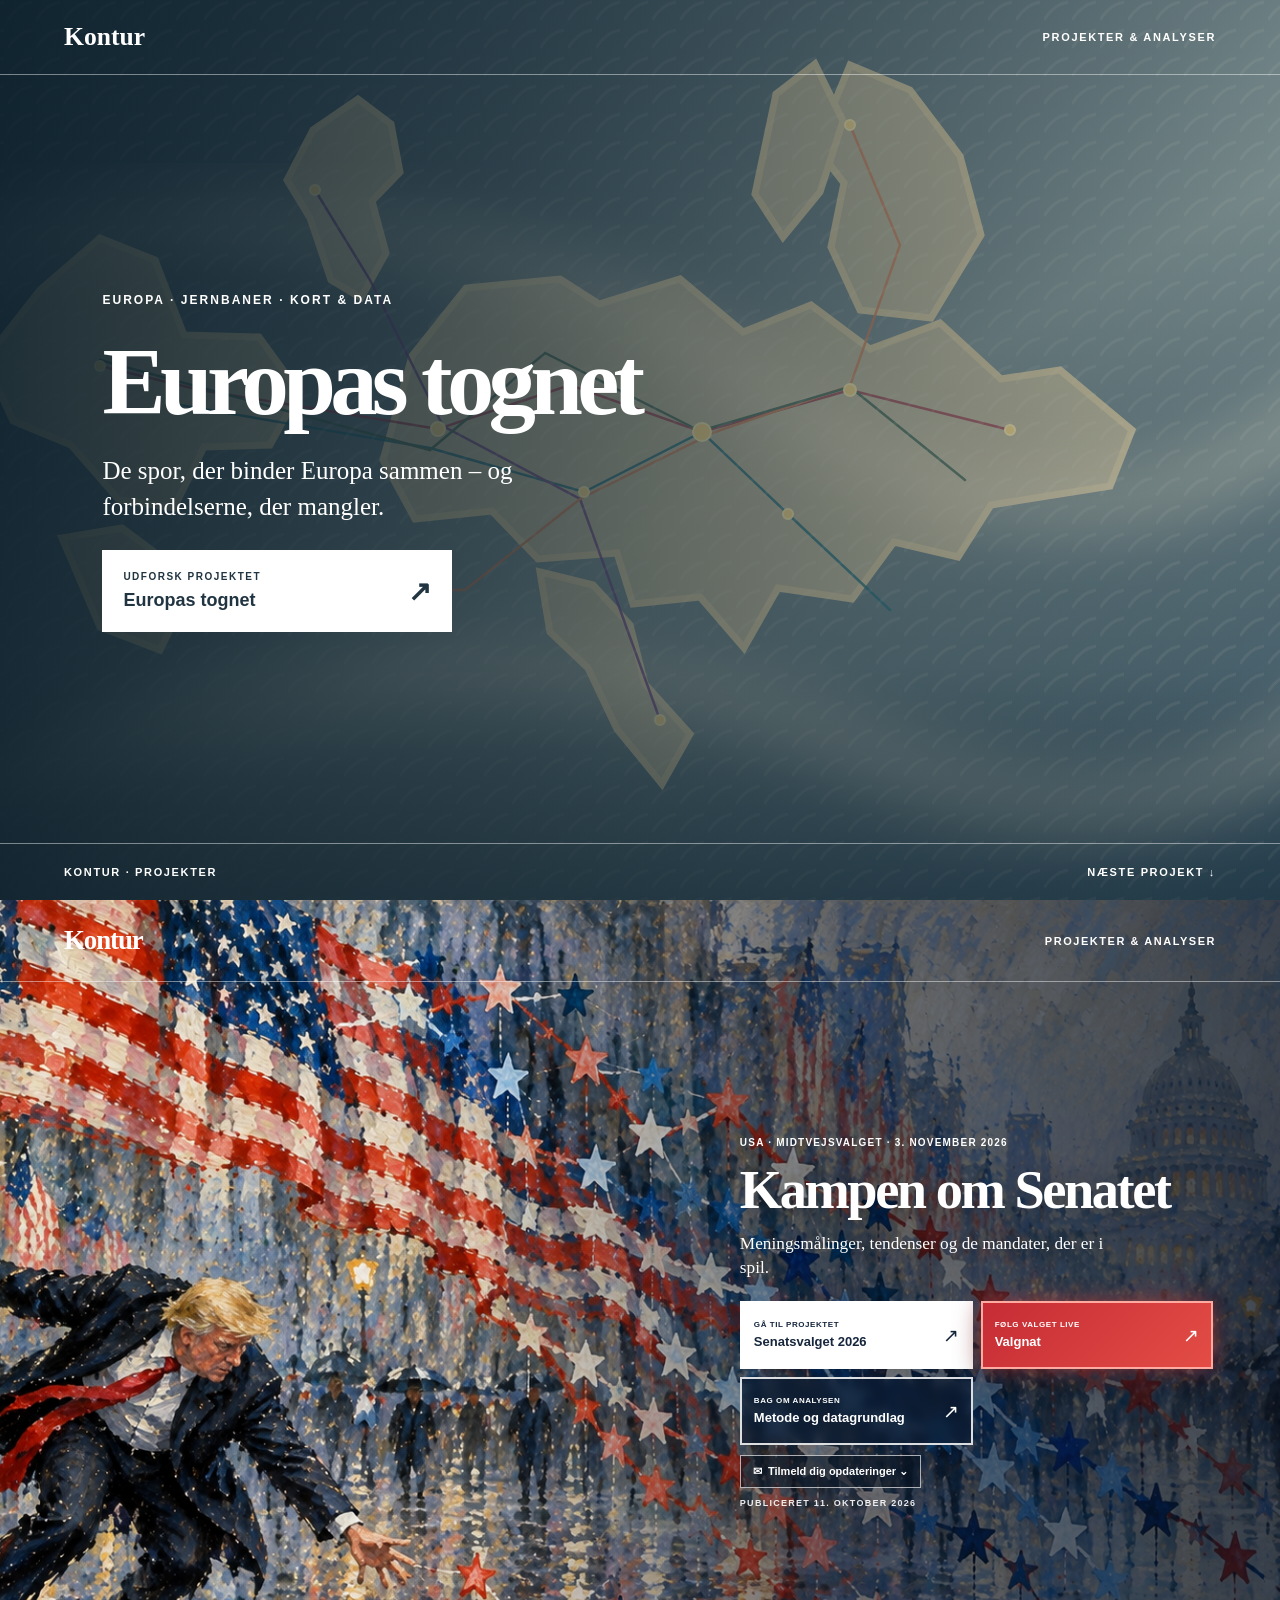
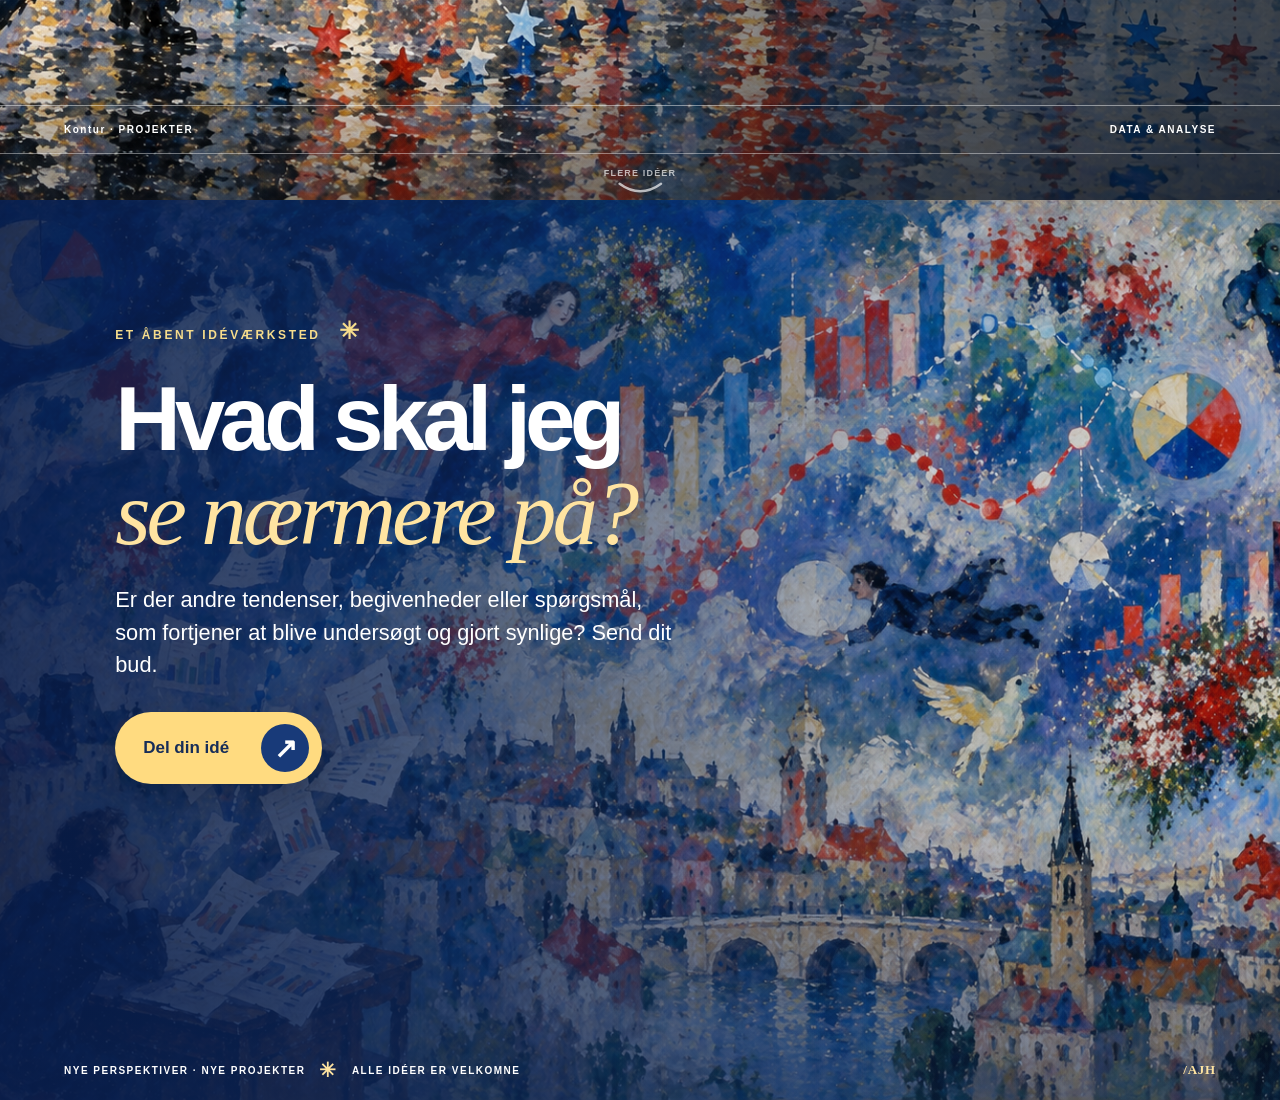
<file: index.html>
<!doctype html>
<html lang="da"><head><meta charset="utf-8"><meta name="viewport" content="width=device-width, initial-scale=1"><meta name="description" content="Projekter, analyser og datavisualiseringer."><title>Kontur · Projekter</title><link rel="stylesheet" href="senatsvalg/css/forside.css"><link rel="stylesheet" href="senatsvalg/css/projektforside.css"><link rel="stylesheet" href="senatsvalg/css/creative-campaign.css"><style>.rail-project{position:relative;min-height:100svh;isolation:isolate;display:flex;flex-direction:column;overflow:hidden;color:#fff;background:#2a4954}.rail-art,.rail-shade{position:absolute;inset:0;width:100%;height:100%;z-index:-2}.rail-art{object-fit:cover}.rail-shade{z-index:-1;background:linear-gradient(90deg,rgba(8,27,39,.86),rgba(8,27,39,.58) 40%,rgba(8,27,39,.07) 100%),linear-gradient(0deg,rgba(8,27,39,.36),transparent 26%)}.rail-mast,.rail-foot{display:flex;justify-content:space-between;align-items:center;gap:16px;padding:22px clamp(22px,5vw,80px);border-bottom:1px solid #ffffff70}.rail-mast a{font-size:clamp(18px,2vw,27px);font-weight:bold;color:white;text-decoration:none}.rail-mast span,.rail-foot{font:700 11px Arial,sans-serif;letter-spacing:.15em}.rail-body{flex:1;display:flex;flex-direction:column;justify-content:center;align-items:flex-start;margin-left:clamp(22px,8vw,145px);max-width:650px;padding:60px 22px 65px 0}.rail-kicker{font:700 12px Arial,sans-serif;letter-spacing:.17em}.rail-body h2{font-size:clamp(54px,7.4vw,115px);line-height:.96;letter-spacing:-.06em;margin:18px 0 0}.rail-body>p:not(.rail-kicker){font-size:clamp(18px,2vw,25px);line-height:1.45;max-width:510px}.rail-cta{display:flex;align-items:center;justify-content:space-between;gap:35px;min-width:min(350px,100%);padding:21px;background:#fff;color:#203441;text-decoration:none;font:700 18px Arial,sans-serif;transition:transform .2s}.rail-cta:hover,.rail-cta:focus-visible{transform:translateY(-3px)}.rail-cta small{display:block;font-size:10px;letter-spacing:.15em;margin-bottom:8px}.rail-cta>span:last-child{font-size:28px}.rail-foot{border-top:1px solid #ffffff70;border-bottom:0}.rail-foot a{color:white;text-decoration:none}@media(max-width:650px){.rail-shade{background:linear-gradient(0deg,rgba(8,27,39,.9),rgba(8,27,39,.36) 85%)}.rail-body{justify-content:flex-end;padding-bottom:85px}.rail-body h2{font-size:clamp(50px,13vw,78px)}.rail-mast span{font-size:9px}}</style></head>
<body data-brand-title-suffix="Projekter"><section id="tognet" class="rail-project" aria-labelledby="rail-title"><img class="rail-art" src="tognet/assets/europas-tognet.svg" alt="Kunstnerisk kort over Europa med jernbaneforbindelser i dæmpede farver"><div class="rail-shade"></div><header class="rail-mast"><a href="index.html">Kontur</a><span>PROJEKTER &amp; ANALYSER</span></header><div class="rail-body"><p class="rail-kicker">EUROPA · JERNBANER · KORT &amp; DATA</p><h2 id="rail-title">Europas tognet</h2><p>De spor, der binder Europa sammen – og forbindelserne, der mangler.</p><a class="rail-cta" href="tognet/index.html"><span><small>UDFORSK PROJEKTET</small><strong>Europas tognet</strong></span><span aria-hidden="true">↗</span></a></div><footer class="rail-foot"><span>KONTUR · PROJEKTER</span><a href="#senatet">NÆSTE PROJEKT ↓</a></footer></section><main id="senatet" class="cover"><img class="cover-image" src="senatsvalg/assets/stjerner-og-tendenser.png" alt="Maleri inspireret af det amerikanske midtvejsvalg"><div class="shade" aria-hidden="true"></div>
<header class="masthead"><a class="brand rotating-brand" href="index.html" aria-label="Projekter og analyser">Kontur</a><span class="site-tag">PROJEKTER &amp; ANALYSER</span></header>
<section class="cover-content" aria-labelledby="cover-title"><p class="eyebrow">USA · MIDTVEJSVALGET · 3. NOVEMBER 2026</p><h1 id="cover-title">Kampen om Senatet</h1><p class="deck">Meningsmålinger, tendenser og de mandater, der er i spil.</p>
<div class="project-actions"><a class="project-button main-button" href="senatsvalg/senatsvalg.html"><span><small>GÅ TIL PROJEKTET</small><strong>Senatsvalget 2026</strong></span><span aria-hidden="true" class="arrow">↗</span></a><a class="project-button election-night-button" href="senatsvalg/valgnat.html"><span><small>FØLG VALGET LIVE</small><strong>Valgnat</strong></span><span aria-hidden="true" class="arrow">↗</span></a><a class="project-button method-button" href="senatsvalg/metode.html"><span><small>BAG OM ANALYSEN</small><strong>Metode og datagrundlag</strong></span><span aria-hidden="true" class="arrow">↗</span></a></div>
<div class="subscribe"><button type="button" id="subscribe-toggle" aria-expanded="false" aria-controls="subscribe-panel">✉ &nbsp;Tilmeld dig opdateringer <span aria-hidden="true">⌄</span></button><div id="subscribe-panel" hidden><form id="subscribe-form"><label for="full-name">Fulde navn</label><input id="full-name" name="name" type="text" autocomplete="name" required placeholder="Dit fulde navn"><label for="email">Mail</label><input id="email" name="email" type="email" autocomplete="email" required placeholder="din@email.dk"><button type="submit" class="subscribe-submit">Åbn mail og tilmeld</button><p class="subscribe-note">Du kan altid afmelde dig på <a href="mailto:askharslof@icloud.com?subject=Afmelding%20fra%20opdateringer">mailen her</a>.</p><p id="subscribe-message" class="subscribe-message" role="status" aria-live="polite"></p></form></div></div>
<p class="publication-date">PUBLICERET 11. OKTOBER 2026</p></section><footer class="cover-footer"><span><span id="footer-brand">Kontur</span> · PROJEKTER</span><span>DATA &amp; ANALYSE</span></footer><a class="scroll-cue" href="#ideer" aria-label="Rul ned til idéværkstedet"><span>FLERE IDÉER</span><svg class="scroll-cue-arrow" viewBox="0 0 52 18" aria-hidden="true" focusable="false"><path d="M4 4 Q26 20 48 4" fill="none" stroke="currentColor" stroke-width="2.5" stroke-linecap="round"/></svg></a></main>
<section id="ideer" class="idea-section" aria-labelledby="idea-title"><img class="idea-art" src="senatsvalg/assets/droemmen-om-data-over-byen.png" alt="Farverigt drømmende maleri med en by, flyvende figurer, blomster og grafer"><div class="idea-wash" aria-hidden="true"></div><div class="idea-inner"><div class="idea-kicker">ET ÅBENT IDÉVÆRKSTED <span aria-hidden="true">✳</span></div><h2 id="idea-title">Hvad skal jeg <em>se nærmere på?</em></h2><p>Er der andre tendenser, begivenheder eller spørgsmål, som fortjener at blive undersøgt og gjort synlige? Send dit bud.</p><button type="button" id="idea-toggle" class="idea-cta" aria-expanded="false" aria-controls="idea-panel"><span>Del din idé</span><span class="idea-cta-arrow" aria-hidden="true">↗</span></button><div id="idea-panel" class="idea-panel" hidden><form id="idea-form"><label for="idea-name">Dit navn <span>(valgfrit)</span></label><input id="idea-name" name="name" autocomplete="name" placeholder="Hvad hedder du?"><label for="idea-email">Din mail <span>(valgfrit)</span></label><input id="idea-email" name="email" type="email" autocomplete="email" placeholder="din@email.dk"><label for="idea-text">Hvad skal jeg undersøge?</label><textarea id="idea-text" name="idea" rows="4" required placeholder="Fortæl om din idé…"></textarea><button type="submit" class="idea-send">Åbn mail med mit forslag <span aria-hidden="true">↗</span></button><p class="idea-hint">Din mailapp åbnes med forslaget udfyldt. Du sender selv mailen.</p><p id="idea-status" role="status" aria-live="polite"></p></form></div></div><div class="idea-foot">NYE PERSPEKTIVER · NYE PROJEKTER <span>✳</span> ALLE IDÉER ER VELKOMNE <span class="idea-signature">/AJH</span></div></section>
<script>const toggle=document.getElementById('subscribe-toggle');const panel=document.getElementById('subscribe-panel');toggle.addEventListener('click',()=>{const open=panel.hidden;panel.hidden=!open;toggle.setAttribute('aria-expanded',String(open));if(open)document.getElementById('full-name').focus({preventScroll:true})});document.getElementById('subscribe-form').addEventListener('submit',event=>{event.preventDefault();const name=document.getElementById('full-name').value.trim();const email=document.getElementById('email').value.trim();if(!name||!email)return;const subject=encodeURIComponent('Tilmelding: Seneste nyt');const body=encodeURIComponent('Jeg vil gerne tilmeldes opdateringer om Senatsvalget 2026.\n\nFulde navn: '+name+'\nMail: '+email+'\n\nNu mangler du bare at trykke send');document.getElementById('subscribe-message').textContent='Dit mailprogram åbnes. Send mailen for at gennemføre tilmeldingen.';window.location.href='mailto:askharslof@icloud.com?subject='+subject+'&body='+body;});</script>
<script src="senatsvalg/js/idea-campaign.js" defer></script><script src="senatsvalg/js/rotating-brand.js" defer></script></body></html>
</file>
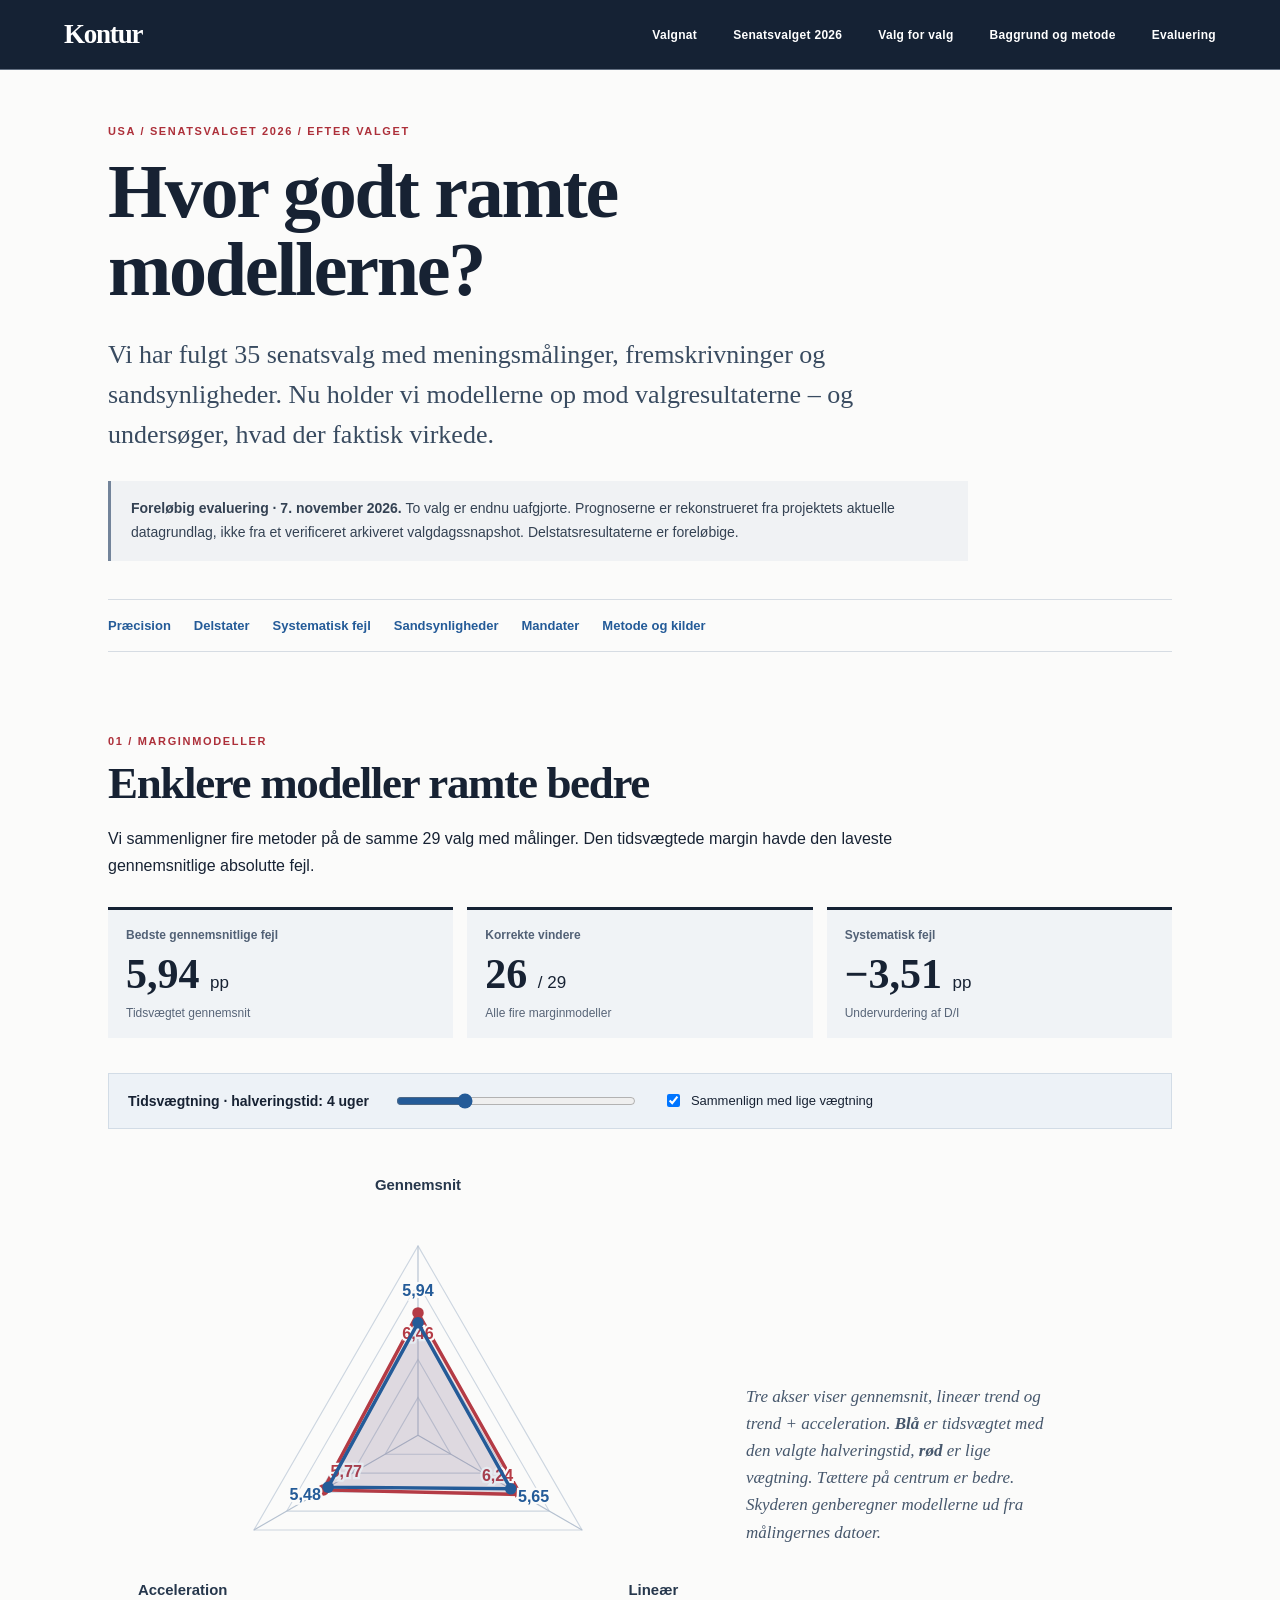
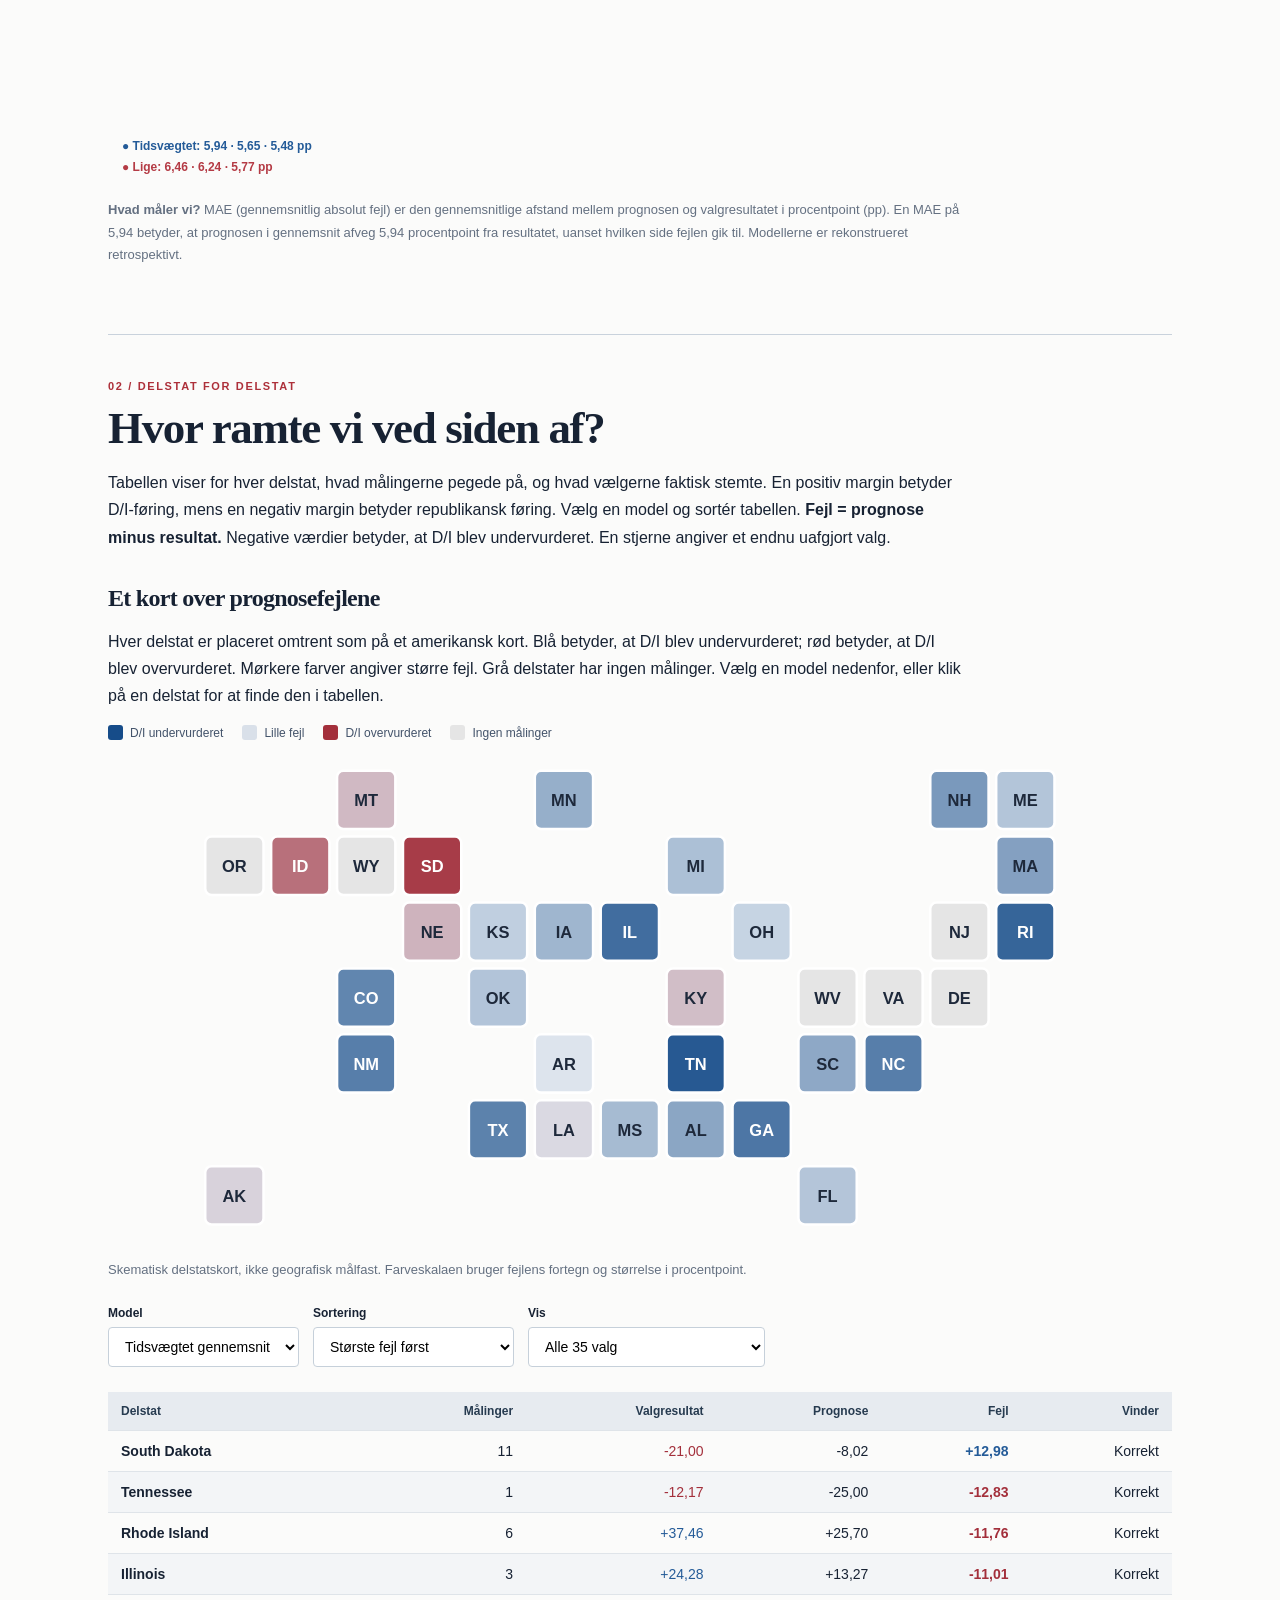
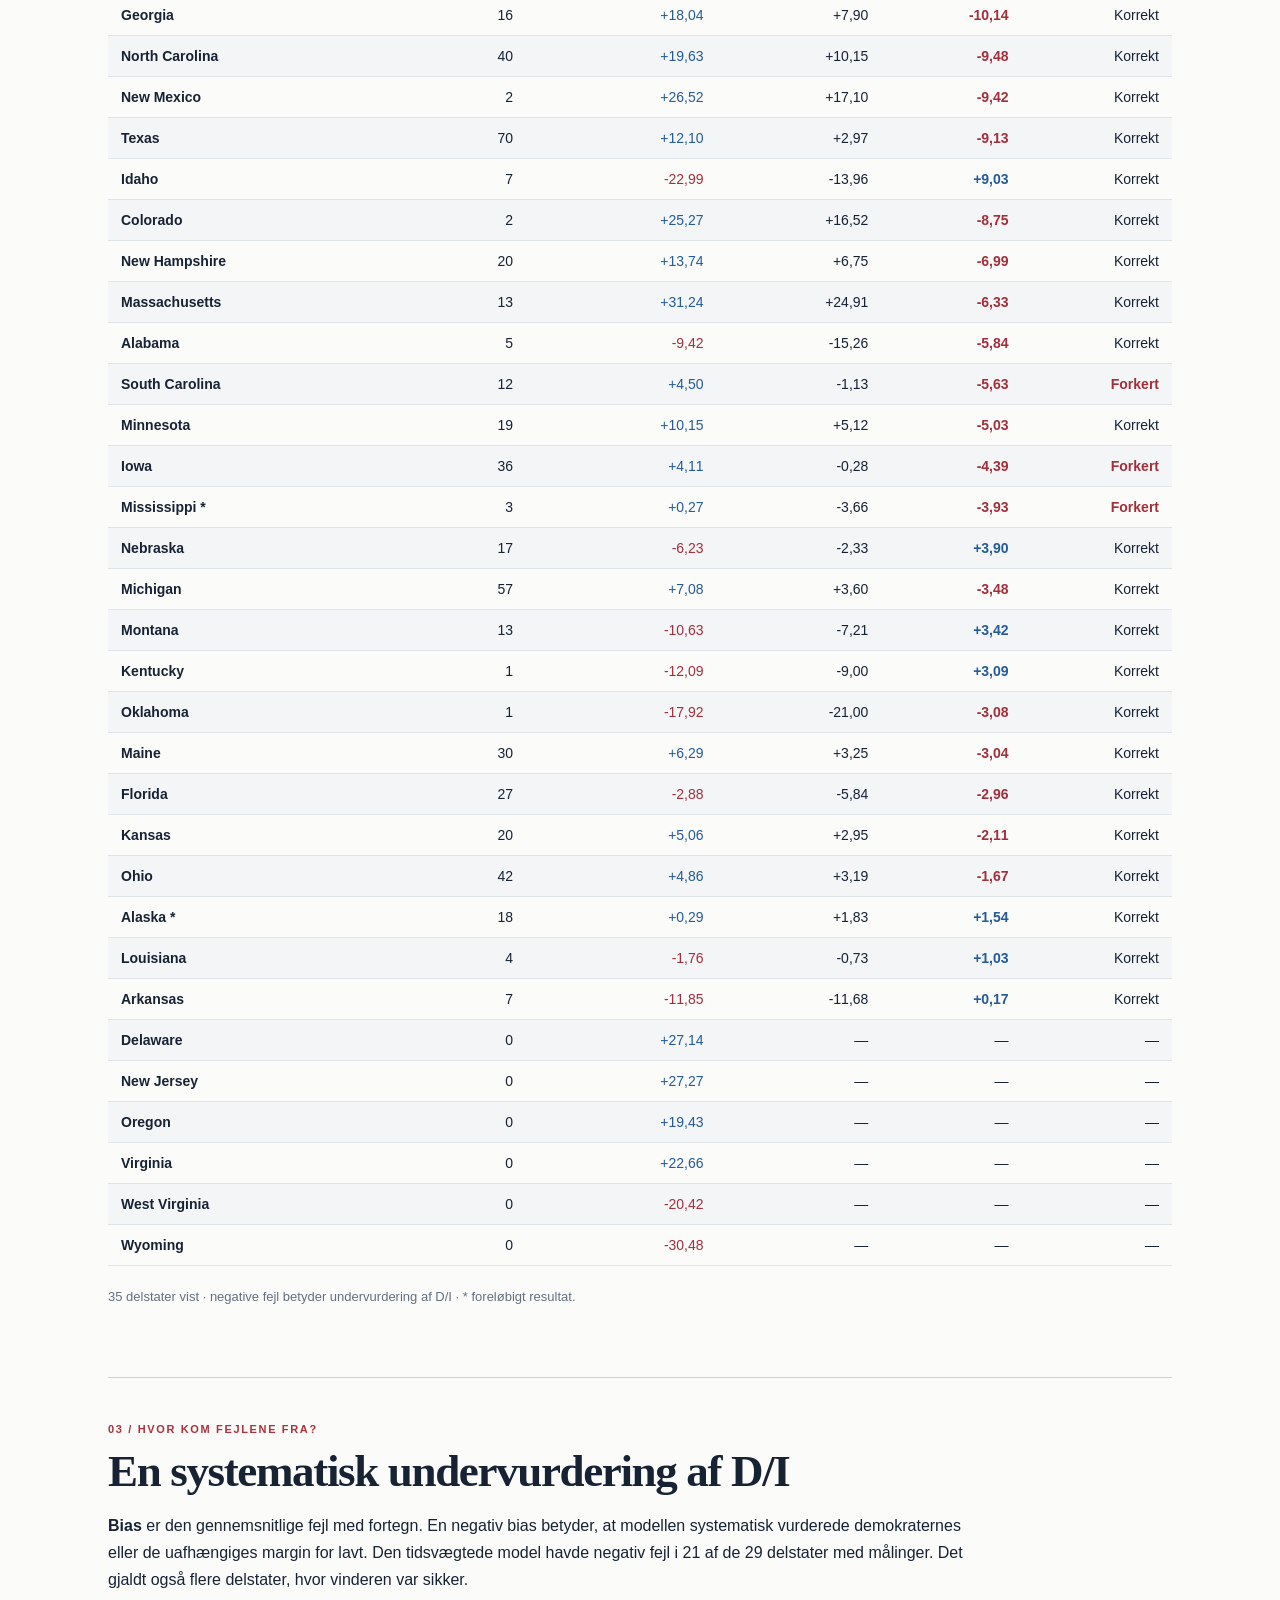
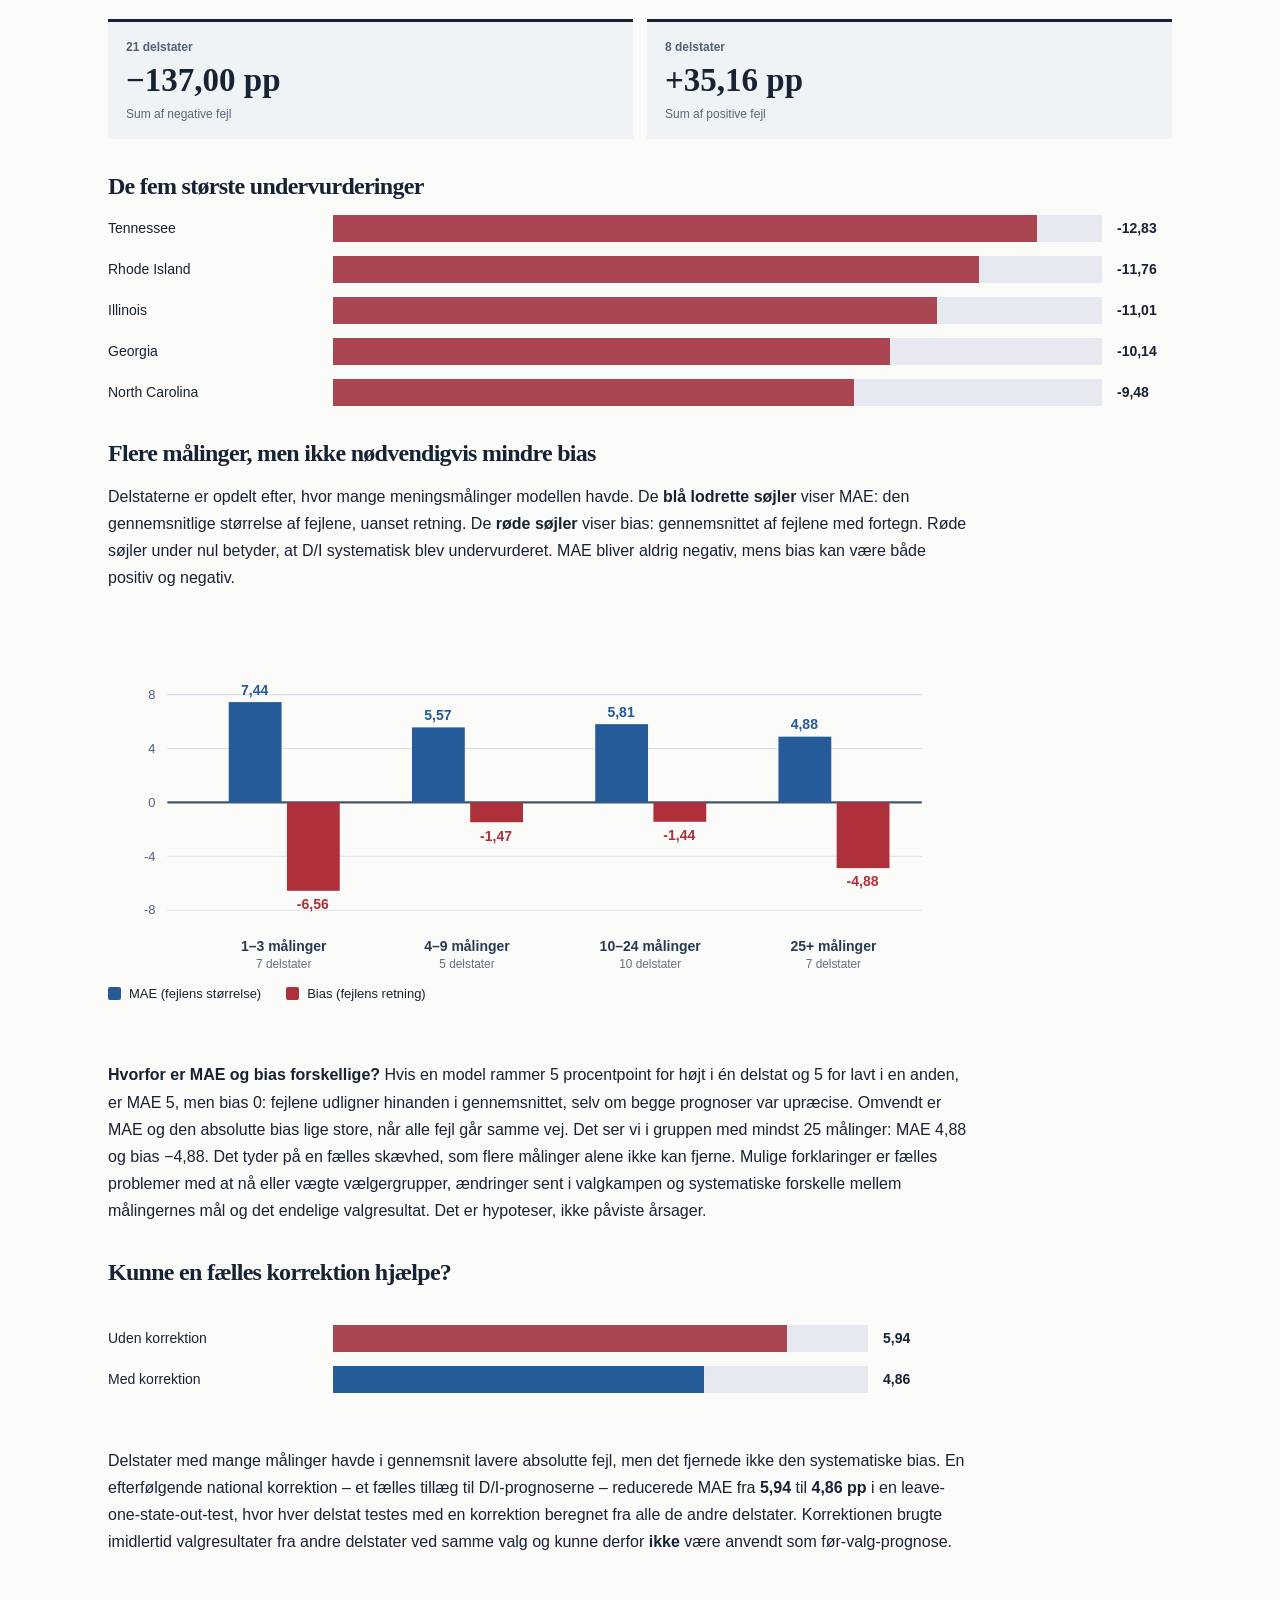
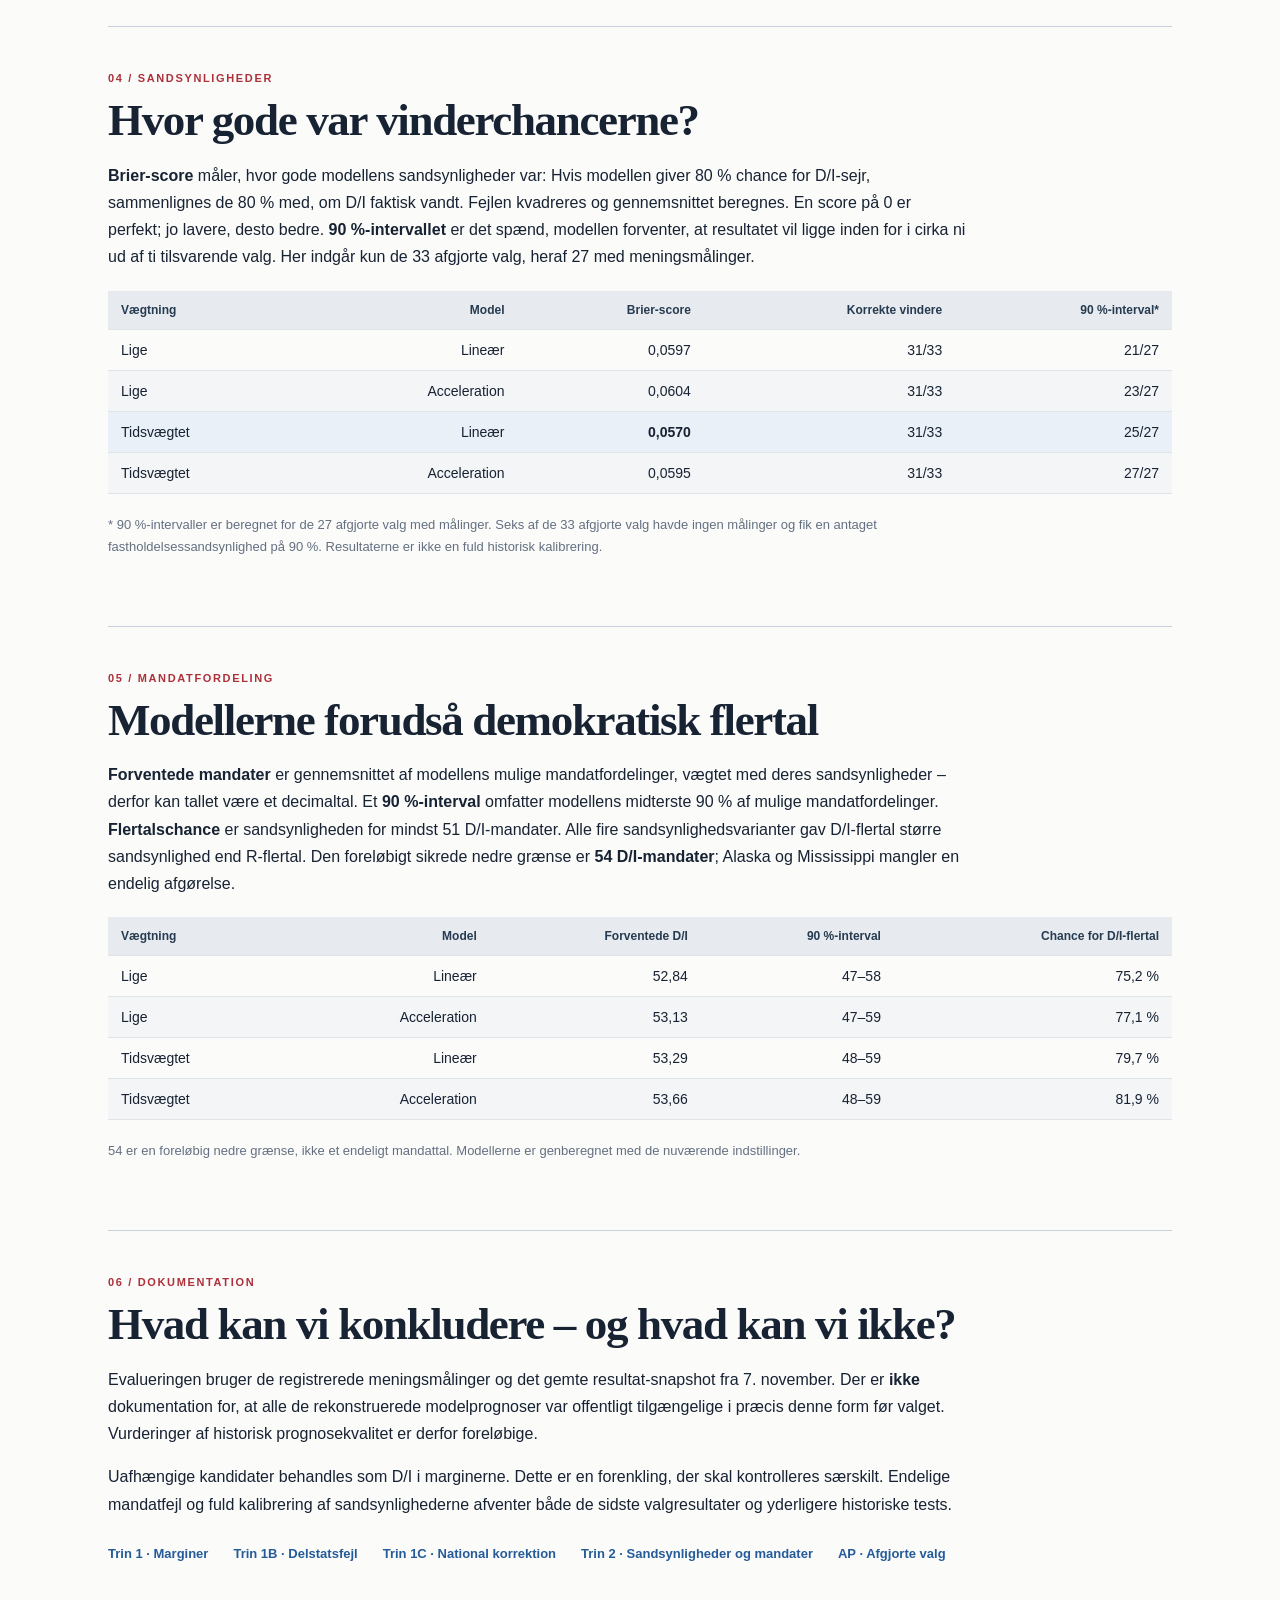
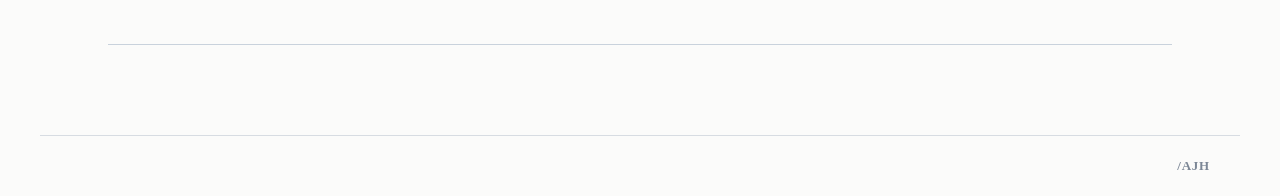
<file: senatsvalg/evaluering.html>
<!doctype html>
<html lang="da"><head><meta charset="utf-8"><meta name="viewport" content="width=device-width, initial-scale=1">
<title>Evaluering · Senatsvalget 2026</title><link rel="stylesheet" href="css/site-header.css">
<link rel="stylesheet" href="css/evaluering.css"></head><body data-brand-title-suffix="Evaluering">
<header class="site-masthead"><a class="site-brand rotating-brand" href="../index.html">Kontur</a><nav class="site-links" aria-label="Hovednavigation"><a href="valgnat.html">Valgnat</a><a href="senatsvalg.html">Senatsvalget 2026</a><a href="valg-for-valg.html">Valg for valg</a><a href="metode.html">Baggrund og metode</a><a href="evaluering.html" aria-current="page">Evaluering</a></nav></header>
<main class="ev-wrap">
<div class="ev-kicker">USA / SENATSVALGET 2026 / EFTER VALGET</div>
<h1>Hvor godt ramte modellerne?</h1>
<p class="ev-lead">Vi har fulgt 35 senatsvalg med meningsmålinger, fremskrivninger og sandsynligheder. Nu holder vi modellerne op mod valgresultaterne – og undersøger, hvad der faktisk virkede.</p>
<p class="ev-caution"><strong>Foreløbig evaluering · 7. november 2026.</strong> To valg er endnu uafgjorte. Prognoserne er rekonstrueret fra projektets aktuelle datagrundlag, ikke fra et verificeret arkiveret valgdagssnapshot. Delstatsresultaterne er foreløbige.</p>
<nav class="ev-toc" aria-label="Sidens indhold"><a href="#praecision">Præcision</a><a href="#delstater">Delstater</a><a href="#bias">Systematisk fejl</a><a href="#sandsynligheder">Sandsynligheder</a><a href="#mandater">Mandater</a><a href="#metode">Metode og kilder</a></nav>
<section class="ev-section" id="praecision"><div class="ev-section-no">01 / MARGINMODELLER</div><h2>Enklere modeller ramte bedre</h2><p>Vi sammenligner fire metoder på de samme 29 valg med målinger. Den tidsvægtede margin havde den laveste gennemsnitlige absolutte fejl.</p>
<div class="ev-metrics"><div><small>Bedste gennemsnitlige fejl</small><strong>5,94 <em>pp</em></strong><span>Tidsvægtet gennemsnit</span></div><div><small>Korrekte vindere</small><strong>26 <em>/ 29</em></strong><span>Alle fire marginmodeller</span></div><div><small>Systematisk fejl</small><strong>−3,51 <em>pp</em></strong><span>Undervurdering af D/I</span></div></div>
<div class="ev-radar-controls"><label for="ev-half">Tidsvægtning · halveringstid: <strong id="ev-half-value">4 uger</strong></label><input id="ev-half" type="range" min="1" max="12" value="4" step="1"><label class="ev-check"><input id="ev-compare" type="checkbox" checked> Sammenlign med lige vægtning</label></div><div class="ev-radar-wrap"><div id="ev-radar" class="ev-radar" aria-label="Edderkoppediagram over modelpræcision"></div><p class="ev-radar-caption">Tre akser viser gennemsnit, lineær trend og trend + acceleration. <strong>Blå</strong> er tidsvægtet med den valgte halveringstid, <strong>rød</strong> er lige vægtning. Tættere på centrum er bedre. Skyderen genberegner modellerne ud fra målingernes datoer.</p></div>
<p class="ev-note"><strong>Hvad måler vi?</strong> MAE (gennemsnitlig absolut fejl) er den gennemsnitlige afstand mellem prognosen og valgresultatet i procentpoint (pp). En MAE på 5,94 betyder, at prognosen i gennemsnit afveg 5,94 procentpoint fra resultatet, uanset hvilken side fejlen gik til. Modellerne er rekonstrueret retrospektivt.</p></section>
<section class="ev-section" id="delstater"><div class="ev-section-no">02 / DELSTAT FOR DELSTAT</div><h2>Hvor ramte vi ved siden af?</h2><p>Tabellen viser for hver delstat, hvad målingerne pegede på, og hvad vælgerne faktisk stemte. En positiv margin betyder D/I-føring, mens en negativ margin betyder republikansk føring. Vælg en model og sortér tabellen. <strong>Fejl = prognose minus resultat.</strong> Negative værdier betyder, at D/I blev undervurderet. En stjerne angiver et endnu uafgjort valg.</p>
<div class="ev-map-intro"><h3>Et kort over prognosefejlene</h3><p>Hver delstat er placeret omtrent som på et amerikansk kort. Blå betyder, at D/I blev undervurderet; rød betyder, at D/I blev overvurderet. Mørkere farver angiver større fejl. Grå delstater har ingen målinger. Vælg en model nedenfor, eller klik på en delstat for at finde den i tabellen.</p><div class="ev-map-legend"><span><i style="background:#164c89"></i> D/I undervurderet</span><span><i style="background:#d9e0e9"></i> Lille fejl</span><span><i style="background:#a32f3b"></i> D/I overvurderet</span><span><i style="background:#e5e5e5"></i> Ingen målinger</span></div></div><div id="ev-state-map" class="ev-state-map" aria-label="Skematisk USA-kort over modelprognosernes fejl"></div><p class="ev-note">Skematisk delstatskort, ikke geografisk målfast. Farveskalaen bruger fejlens fortegn og størrelse i procentpoint.</p><div class="ev-controls"><label for="ev-model">Model <select id="ev-model"><option value="0">Simpelt gennemsnit</option><option value="1" selected>Tidsvægtet gennemsnit</option><option value="2">Lineær fremskrivning</option><option value="3">Trend + acceleration</option></select></label><label for="ev-sort">Sortering <select id="ev-sort"><option value="abs">Største fejl først</option><option value="alpha">Alfabetisk</option><option value="negative">Mest undervurderede D/I</option><option value="close">Tætteste valg</option></select></label><label for="ev-filter">Vis <select id="ev-filter"><option value="all">Alle 35 valg</option><option value="polled">Kun valg med målinger</option><option value="called">Kun afgjorte med målinger</option><option value="wrong">Forkert vinder (inkl. foreløbige)</option></select></label></div>
<div class="ev-table-scroll"><table><thead><tr><th>Delstat</th><th>Målinger</th><th>Valgresultat</th><th>Prognose</th><th>Fejl</th><th>Vinder</th></tr></thead><tbody id="ev-rows"></tbody></table></div>
<p id="ev-table-caption" class="ev-note" aria-live="polite"></p></section>
<section class="ev-section" id="bias"><div class="ev-section-no">03 / HVOR KOM FEJLENE FRA?</div><h2>En systematisk undervurdering af D/I</h2><p><strong>Bias</strong> er den gennemsnitlige fejl med fortegn. En negativ bias betyder, at modellen systematisk vurderede demokraternes eller de uafhængiges margin for lavt. Den tidsvægtede model havde negativ fejl i 21 af de 29 delstater med målinger. Det gjaldt også flere delstater, hvor vinderen var sikker.</p>
<div class="ev-bias-grid"><div><small>21 delstater</small><strong>−137,00 pp</strong><span>Sum af negative fejl</span></div><div><small>8 delstater</small><strong>+35,16 pp</strong><span>Sum af positive fejl</span></div></div>
<h3>De fem største undervurderinger</h3><div id="ev-bias-bars"></div>
<h3>Flere målinger, men ikke nødvendigvis mindre bias</h3><p>Delstaterne er opdelt efter, hvor mange meningsmålinger modellen havde. De <strong>blå lodrette søjler</strong> viser MAE: den gennemsnitlige størrelse af fejlene, uanset retning. De <strong>røde søjler</strong> viser bias: gennemsnittet af fejlene med fortegn. Røde søjler under nul betyder, at D/I systematisk blev undervurderet. MAE bliver aldrig negativ, mens bias kan være både positiv og negativ.</p><div id="ev-poll-count-chart" class="ev-mini-chart"></div><p><strong>Hvorfor er MAE og bias forskellige?</strong> Hvis en model rammer 5 procentpoint for højt i én delstat og 5 for lavt i en anden, er MAE 5, men bias 0: fejlene udligner hinanden i gennemsnittet, selv om begge prognoser var upræcise. Omvendt er MAE og den absolutte bias lige store, når alle fejl går samme vej. Det ser vi i gruppen med mindst 25 målinger: MAE 4,88 og bias −4,88. Det tyder på en fælles skævhed, som flere målinger alene ikke kan fjerne. Mulige forklaringer er fælles problemer med at nå eller vægte vælgergrupper, ændringer sent i valgkampen og systematiske forskelle mellem målingernes mål og det endelige valgresultat. Det er hypoteser, ikke påviste årsager.</p><h3>Kunne en fælles korrektion hjælpe?</h3><div id="ev-correction-chart" class="ev-mini-chart"></div><p>Delstater med mange målinger havde i gennemsnit lavere absolutte fejl, men det fjernede ikke den systematiske bias. En efterfølgende national korrektion – et fælles tillæg til D/I-prognoserne – reducerede MAE fra <strong>5,94</strong> til <strong>4,86 pp</strong> i en leave-one-state-out-test, hvor hver delstat testes med en korrektion beregnet fra alle de andre delstater. Korrektionen brugte imidlertid valgresultater fra andre delstater ved samme valg og kunne derfor <strong>ikke</strong> være anvendt som før-valg-prognose.</p></section>
<section class="ev-section" id="sandsynligheder"><div class="ev-section-no">04 / SANDSYNLIGHEDER</div><h2>Hvor gode var vinderchancerne?</h2><p><strong>Brier-score</strong> måler, hvor gode modellens sandsynligheder var: Hvis modellen giver 80 % chance for D/I-sejr, sammenlignes de 80 % med, om D/I faktisk vandt. Fejlen kvadreres og gennemsnittet beregnes. En score på 0 er perfekt; jo lavere, desto bedre. <strong>90 %-intervallet</strong> er det spænd, modellen forventer, at resultatet vil ligge inden for i cirka ni ud af ti tilsvarende valg. Her indgår kun de 33 afgjorte valg, heraf 27 med meningsmålinger.</p>
<div class="ev-table-scroll"><table><thead><tr><th>Vægtning</th><th>Model</th><th>Brier-score</th><th>Korrekte vindere</th><th>90 %-interval*</th></tr></thead><tbody>
<tr><td>Lige</td><td>Lineær</td><td>0,0597</td><td>31/33</td><td>21/27</td></tr>
<tr><td>Lige</td><td>Acceleration</td><td>0,0604</td><td>31/33</td><td>23/27</td></tr>
<tr class="ev-highlight"><td>Tidsvægtet</td><td>Lineær</td><td><strong>0,0570</strong></td><td>31/33</td><td>25/27</td></tr>
<tr><td>Tidsvægtet</td><td>Acceleration</td><td>0,0595</td><td>31/33</td><td>27/27</td></tr></tbody></table></div>
<p class="ev-note">* 90 %-intervaller er beregnet for de 27 afgjorte valg med målinger. Seks af de 33 afgjorte valg havde ingen målinger og fik en antaget fastholdelsessandsynlighed på 90 %. Resultaterne er ikke en fuld historisk kalibrering.</p></section>
<section class="ev-section" id="mandater"><div class="ev-section-no">05 / MANDATFORDELING</div><h2>Modellerne forudså demokratisk flertal</h2><p><strong>Forventede mandater</strong> er gennemsnittet af modellens mulige mandatfordelinger, vægtet med deres sandsynligheder – derfor kan tallet være et decimaltal. Et <strong>90 %-interval</strong> omfatter modellens midterste 90 % af mulige mandatfordelinger. <strong>Flertalschance</strong> er sandsynligheden for mindst 51 D/I-mandater. Alle fire sandsynlighedsvarianter gav D/I-flertal større sandsynlighed end R-flertal. Den foreløbigt sikrede nedre grænse er <strong>54 D/I-mandater</strong>; Alaska og Mississippi mangler en endelig afgørelse.</p>
<div class="ev-table-scroll"><table><thead><tr><th>Vægtning</th><th>Model</th><th>Forventede D/I</th><th>90 %-interval</th><th>Chance for D/I-flertal</th></tr></thead><tbody>
<tr><td>Lige</td><td>Lineær</td><td>52,84</td><td>47–58</td><td>75,2 %</td></tr>
<tr><td>Lige</td><td>Acceleration</td><td>53,13</td><td>47–59</td><td>77,1 %</td></tr>
<tr><td>Tidsvægtet</td><td>Lineær</td><td>53,29</td><td>48–59</td><td>79,7 %</td></tr>
<tr><td>Tidsvægtet</td><td>Acceleration</td><td>53,66</td><td>48–59</td><td>81,9 %</td></tr></tbody></table></div>
<p class="ev-note">54 er en foreløbig nedre grænse, ikke et endeligt mandattal. Modellerne er genberegnet med de nuværende indstillinger.</p></section>
<section class="ev-section" id="metode"><div class="ev-section-no">06 / DOKUMENTATION</div><h2>Hvad kan vi konkludere – og hvad kan vi ikke?</h2>
<p>Evalueringen bruger de registrerede meningsmålinger og det gemte resultat-snapshot fra 7. november. Der er <strong>ikke</strong> dokumentation for, at alle de rekonstruerede modelprognoser var offentligt tilgængelige i præcis denne form før valget. Vurderinger af historisk prognosekvalitet er derfor foreløbige.</p>
<p>Uafhængige kandidater behandles som D/I i marginerne. Dette er en forenkling, der skal kontrolleres særskilt. Endelige mandatfejl og fuld kalibrering af sandsynlighederne afventer både de sidste valgresultater og yderligere historiske tests.</p>
<div class="ev-sources"><a href="https://github.com/Harslof/senatsvalg_2026/blob/main/senatsvalg/data/modelevaluering-trin1.md">Trin 1 · Marginer</a><a href="https://github.com/Harslof/senatsvalg_2026/blob/main/senatsvalg/data/modelevaluering-trin1b.md">Trin 1B · Delstatsfejl</a><a href="https://github.com/Harslof/senatsvalg_2026/blob/main/senatsvalg/data/modelevaluering-trin1c.md">Trin 1C · National korrektion</a><a href="https://github.com/Harslof/senatsvalg_2026/blob/main/senatsvalg/data/modelevaluering-trin2.md">Trin 2 · Sandsynligheder og mandater</a><a href="https://www.ap.org/the-definitive-source/behind-the-news/calling-control-of-congress-in-the-2026-midterm-elections/">AP · Afgjorte valg</a></div>
</section></main><footer class="site-signature-footer"><span>/AJH</span></footer>
<script>const EVAL_ROWS=[{"state":"Alabama","called":true,"n":5,"actual":-9.42,"models":[-16,-15.26,-15.89,-15.35]},{"state":"Alaska","called":false,"n":18,"actual":0.29,"models":[2.33,1.83,2.3,2.3]},{"state":"Arkansas","called":true,"n":7,"actual":-11.85,"models":[-10.57,-11.68,-10.35,-10.39]},{"state":"Colorado","called":true,"n":2,"actual":25.27,"models":[16,16.52,16,16]},{"state":"Delaware","called":true,"n":0,"actual":27.14,"models":[null,null,null,null]},{"state":"Florida","called":true,"n":27,"actual":-2.88,"models":[-6.37,-5.84,-6.25,-6.26]},{"state":"Georgia","called":true,"n":16,"actual":18.04,"models":[7.75,7.9,7.76,7.76]},{"state":"Idaho","called":true,"n":7,"actual":-22.99,"models":[-14.57,-13.96,-14.86,-14.83]},{"state":"Illinois","called":true,"n":3,"actual":24.28,"models":[13.67,13.27,13.67,13.67]},{"state":"Iowa","called":true,"n":36,"actual":4.11,"models":[-0.14,-0.28,-0.13,-0.13]},{"state":"Kansas","called":true,"n":20,"actual":5.06,"models":[1.35,2.95,1.56,1.57]},{"state":"Kentucky","called":true,"n":1,"actual":-12.09,"models":[-9,-9,-9,-9]},{"state":"Louisiana","called":true,"n":4,"actual":-1.76,"models":[-2,-0.73,-1.83,-1.82]},{"state":"Maine","called":true,"n":30,"actual":6.29,"models":[3,3.25,2.98,3]},{"state":"Massachusetts","called":true,"n":13,"actual":31.24,"models":[23.92,24.91,23.93,23.93]},{"state":"Michigan","called":true,"n":57,"actual":7.08,"models":[2.61,3.6,2.68,2.68]},{"state":"Minnesota","called":true,"n":19,"actual":10.15,"models":[4.53,5.12,4.55,4.56]},{"state":"Mississippi","called":false,"n":3,"actual":0.27,"models":[-4.33,-3.66,-3.86,-3.68]},{"state":"Montana","called":true,"n":13,"actual":-10.63,"models":[-7.62,-7.21,-7.69,-7.66]},{"state":"Nebraska","called":true,"n":17,"actual":-6.23,"models":[-1,-2.33,-1.06,-1.07]},{"state":"New Hampshire","called":true,"n":20,"actual":13.74,"models":[5.15,6.75,5.27,5.28]},{"state":"New Jersey","called":true,"n":0,"actual":27.27,"models":[null,null,null,null]},{"state":"New Mexico","called":true,"n":2,"actual":26.52,"models":[16.5,17.1,19.72,19.72]},{"state":"North Carolina","called":true,"n":40,"actual":19.63,"models":[9.35,10.15,9.41,9.41]},{"state":"Ohio","called":true,"n":42,"actual":4.86,"models":[3.02,3.19,3.06,3.05]},{"state":"Oklahoma","called":true,"n":1,"actual":-17.92,"models":[-21,-21,-21,-21]},{"state":"Oregon","called":true,"n":0,"actual":19.43,"models":[null,null,null,null]},{"state":"Rhode Island","called":true,"n":6,"actual":37.46,"models":[22,25.7,23.4,23.95]},{"state":"South Carolina","called":true,"n":12,"actual":4.5,"models":[-1.92,-1.13,-1.73,-1.73]},{"state":"South Dakota","called":true,"n":11,"actual":-21,"models":[-8.36,-8.02,-8.21,-8.21]},{"state":"Tennessee","called":true,"n":1,"actual":-12.17,"models":[-25,-25,-25,-25]},{"state":"Texas","called":true,"n":70,"actual":12.1,"models":[2.69,2.97,2.7,2.7]},{"state":"Virginia","called":true,"n":0,"actual":22.66,"models":[null,null,null,null]},{"state":"West Virginia","called":true,"n":0,"actual":-20.42,"models":[null,null,null,null]},{"state":"Wyoming","called":true,"n":0,"actual":-30.48,"models":[null,null,null,null]}];</script><script src="data/polls.js"></script><script src="js/evaluering.js?v=20261107-3"></script></body></html>
</file>
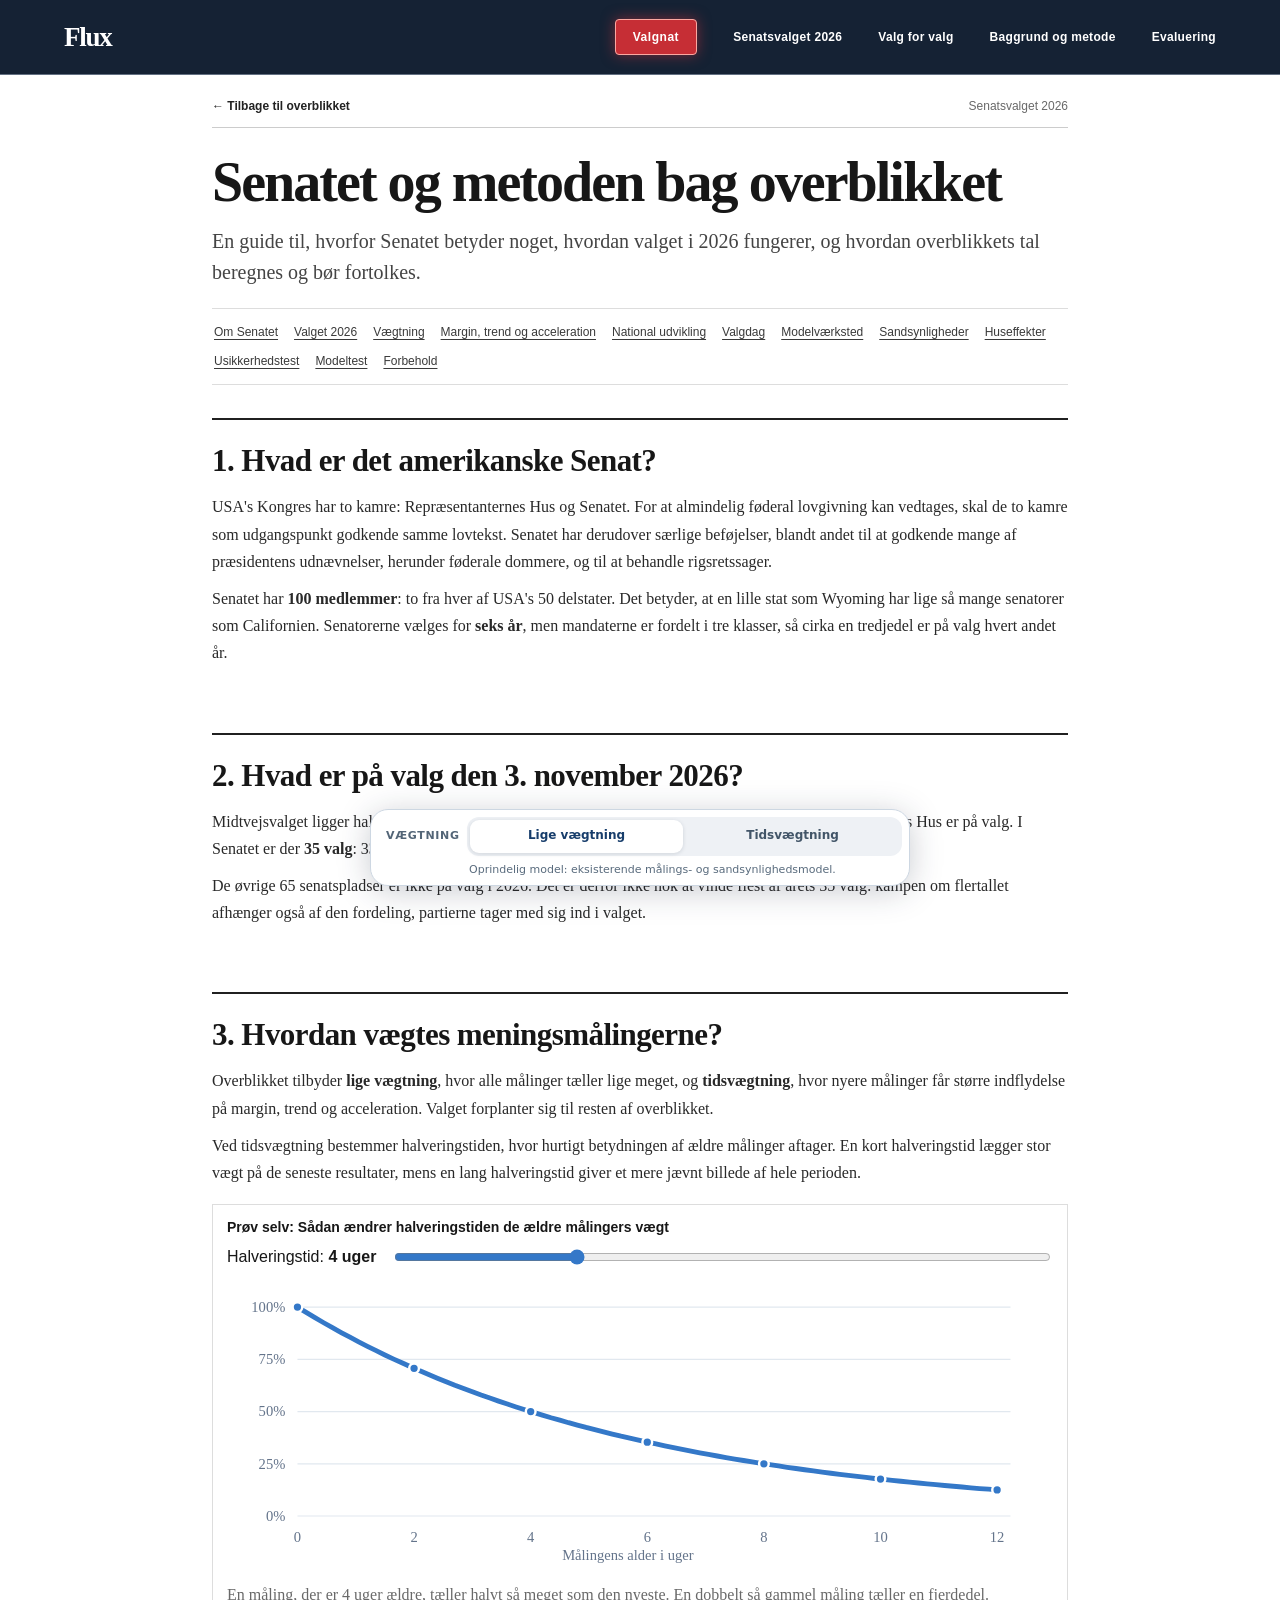
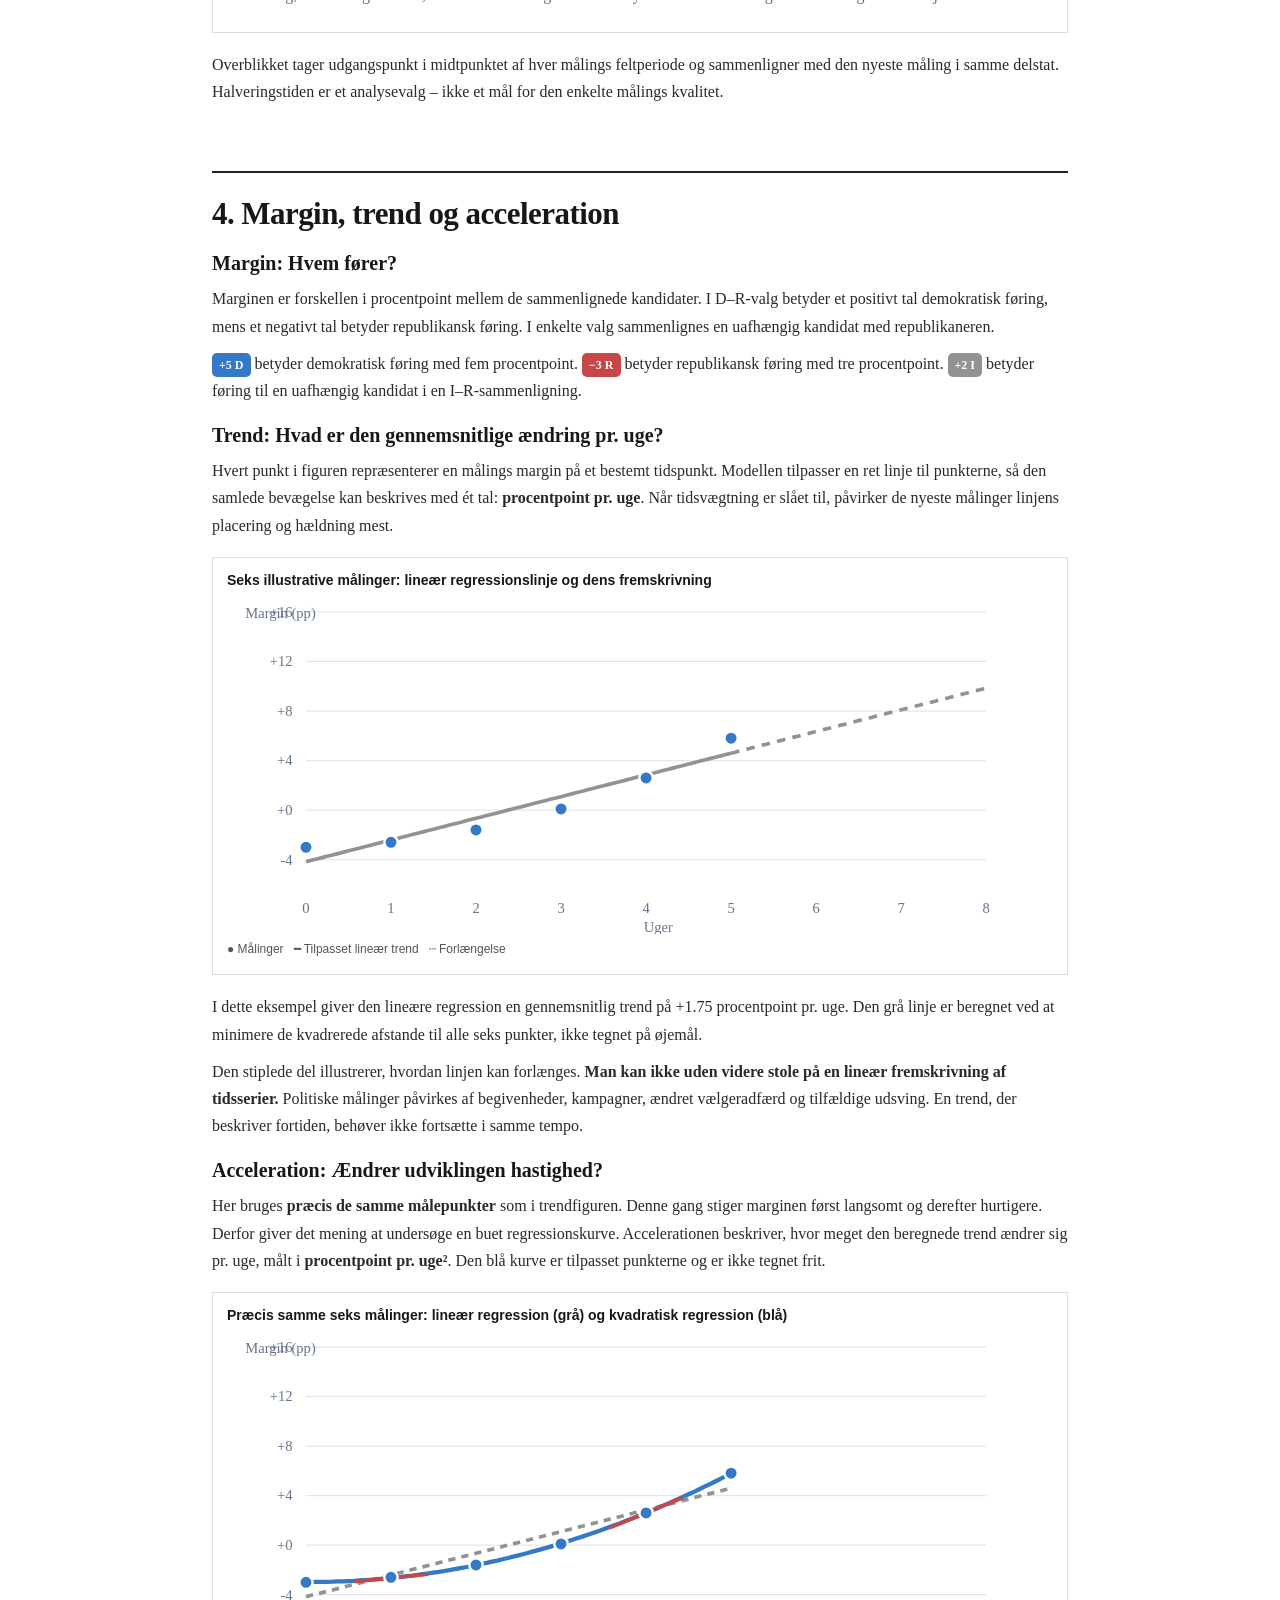
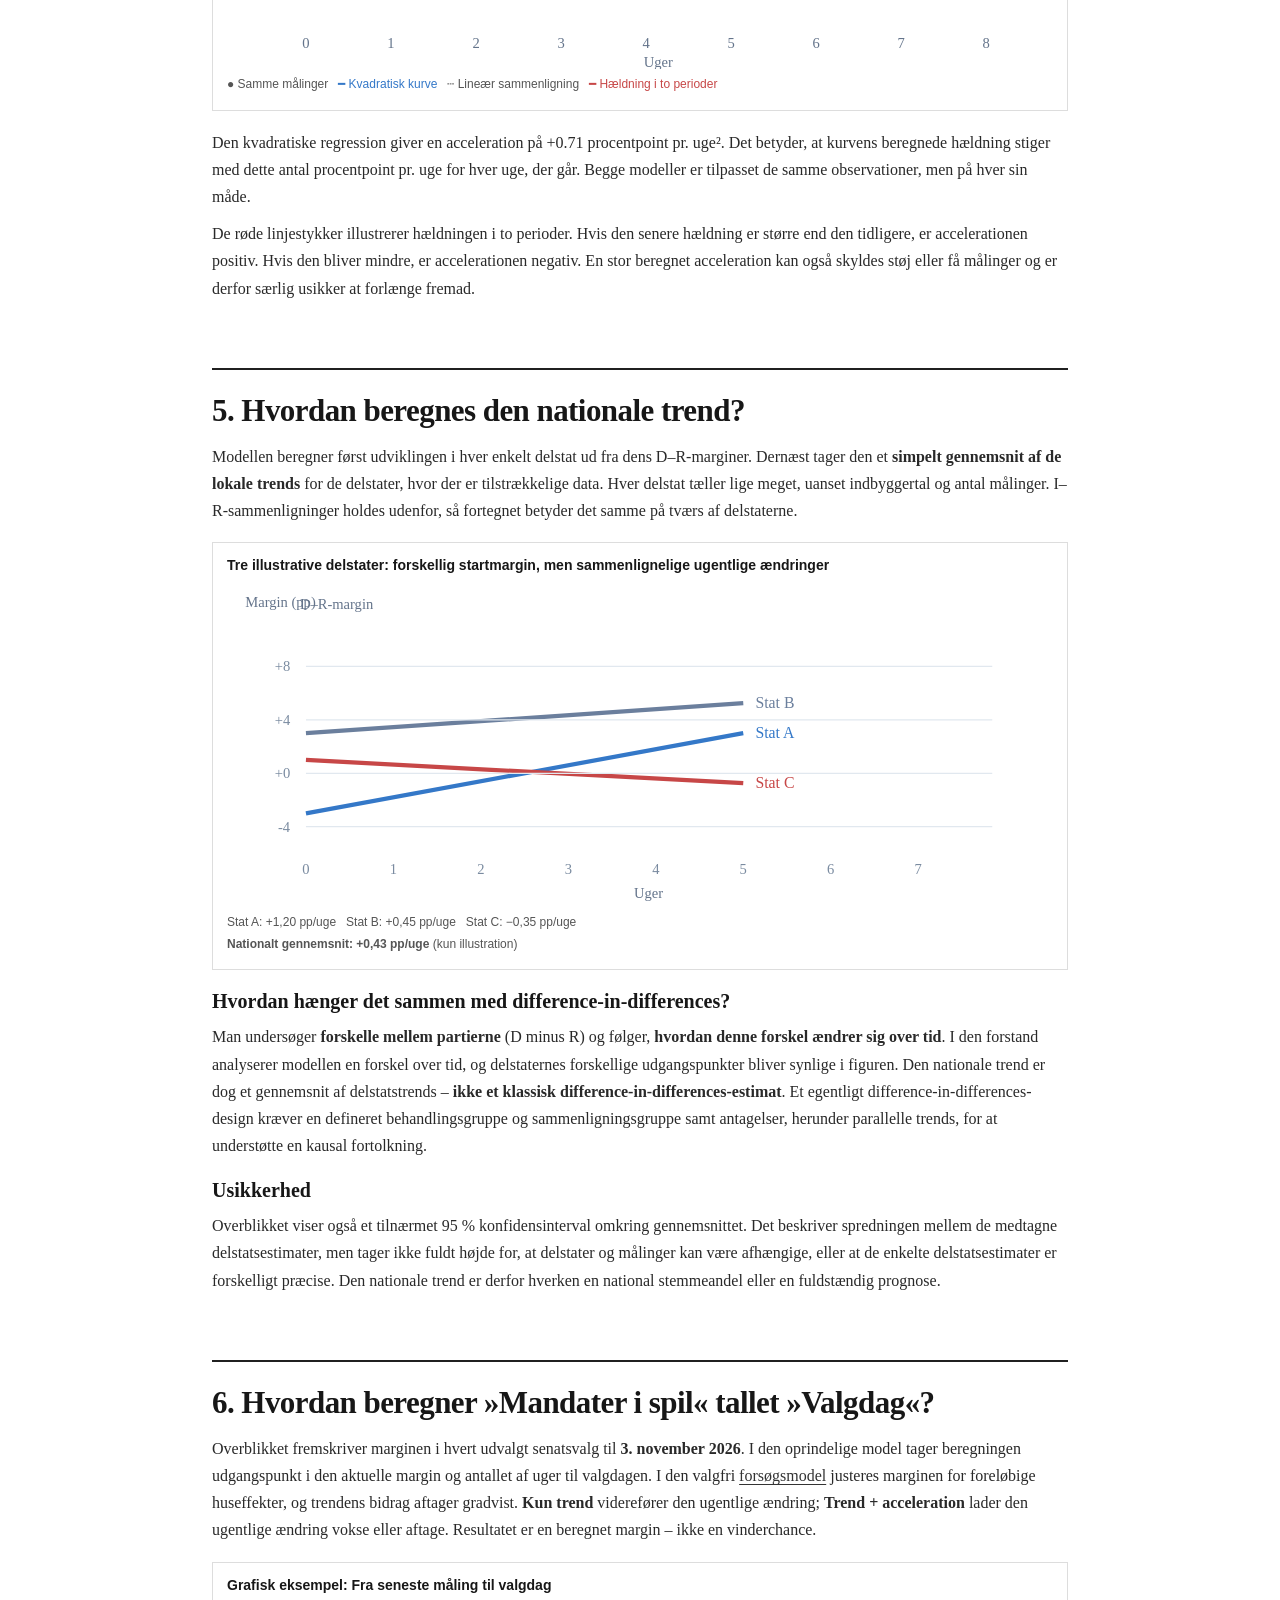
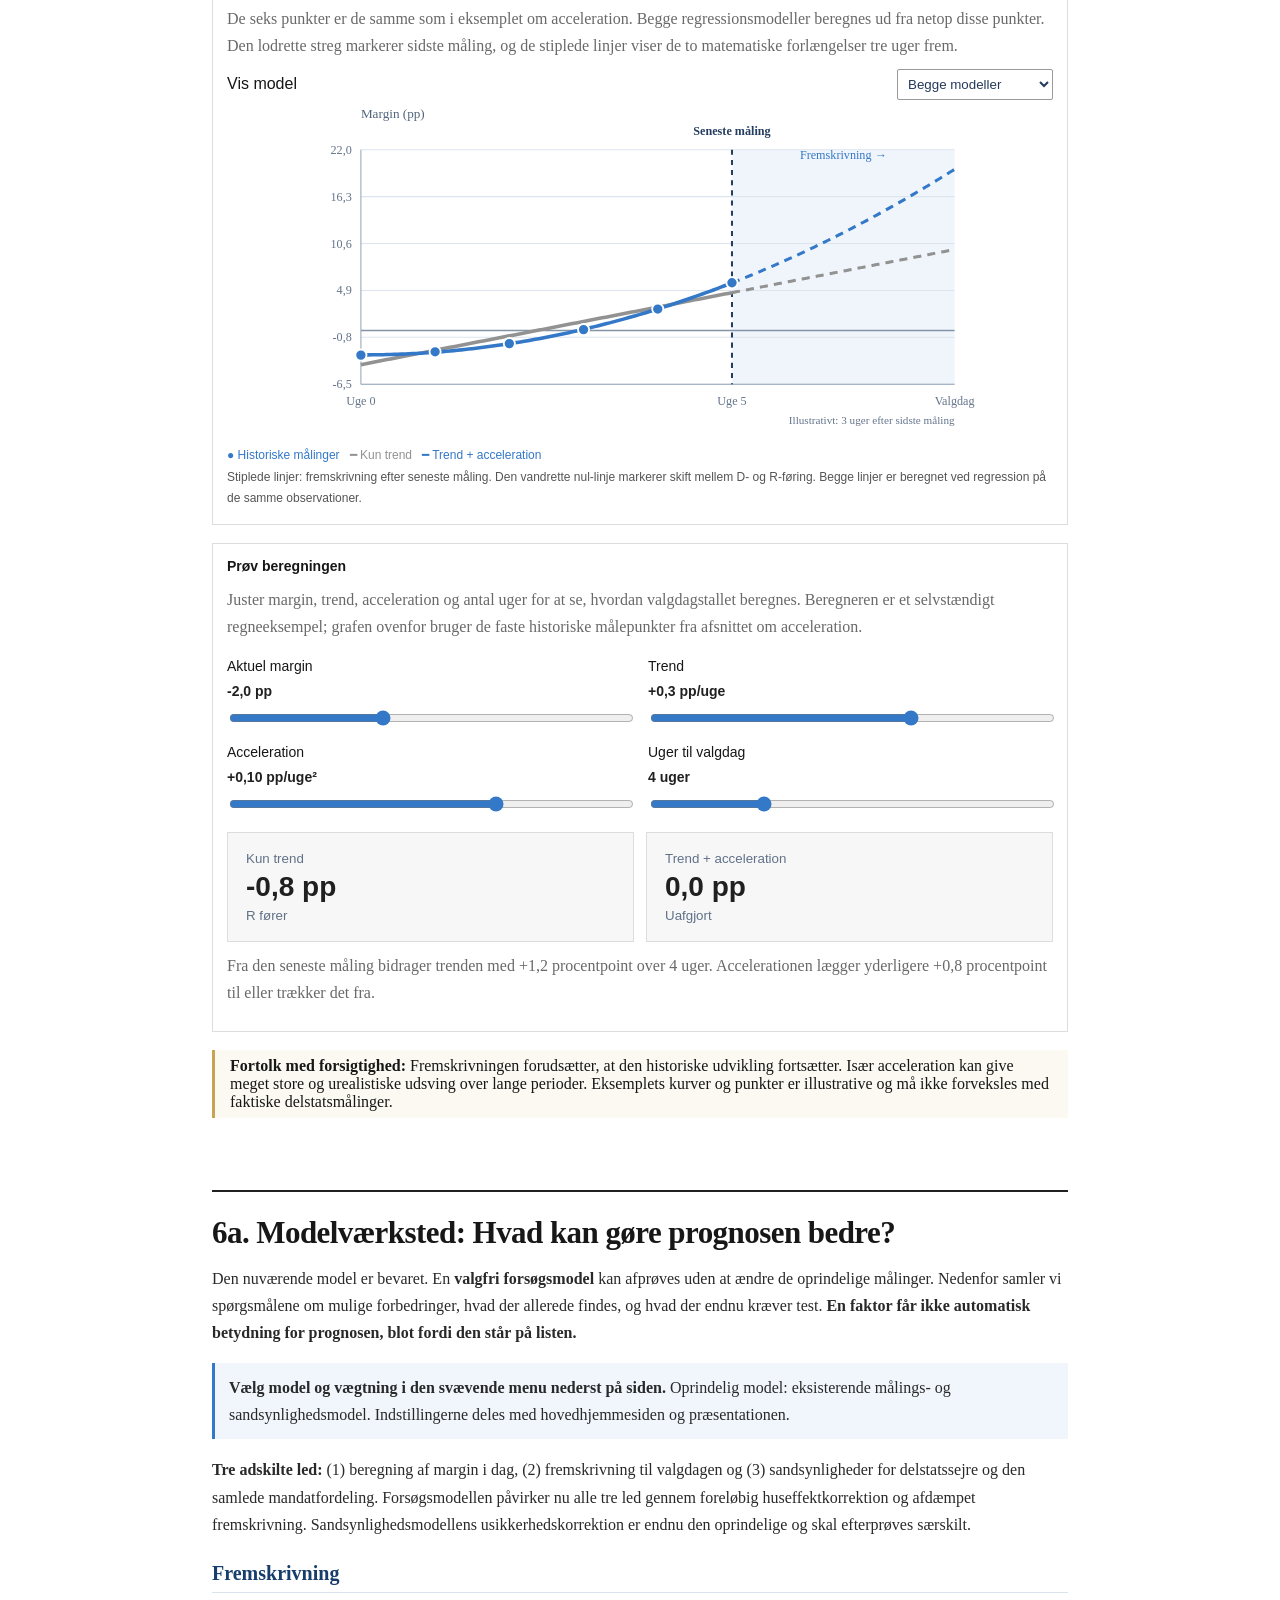
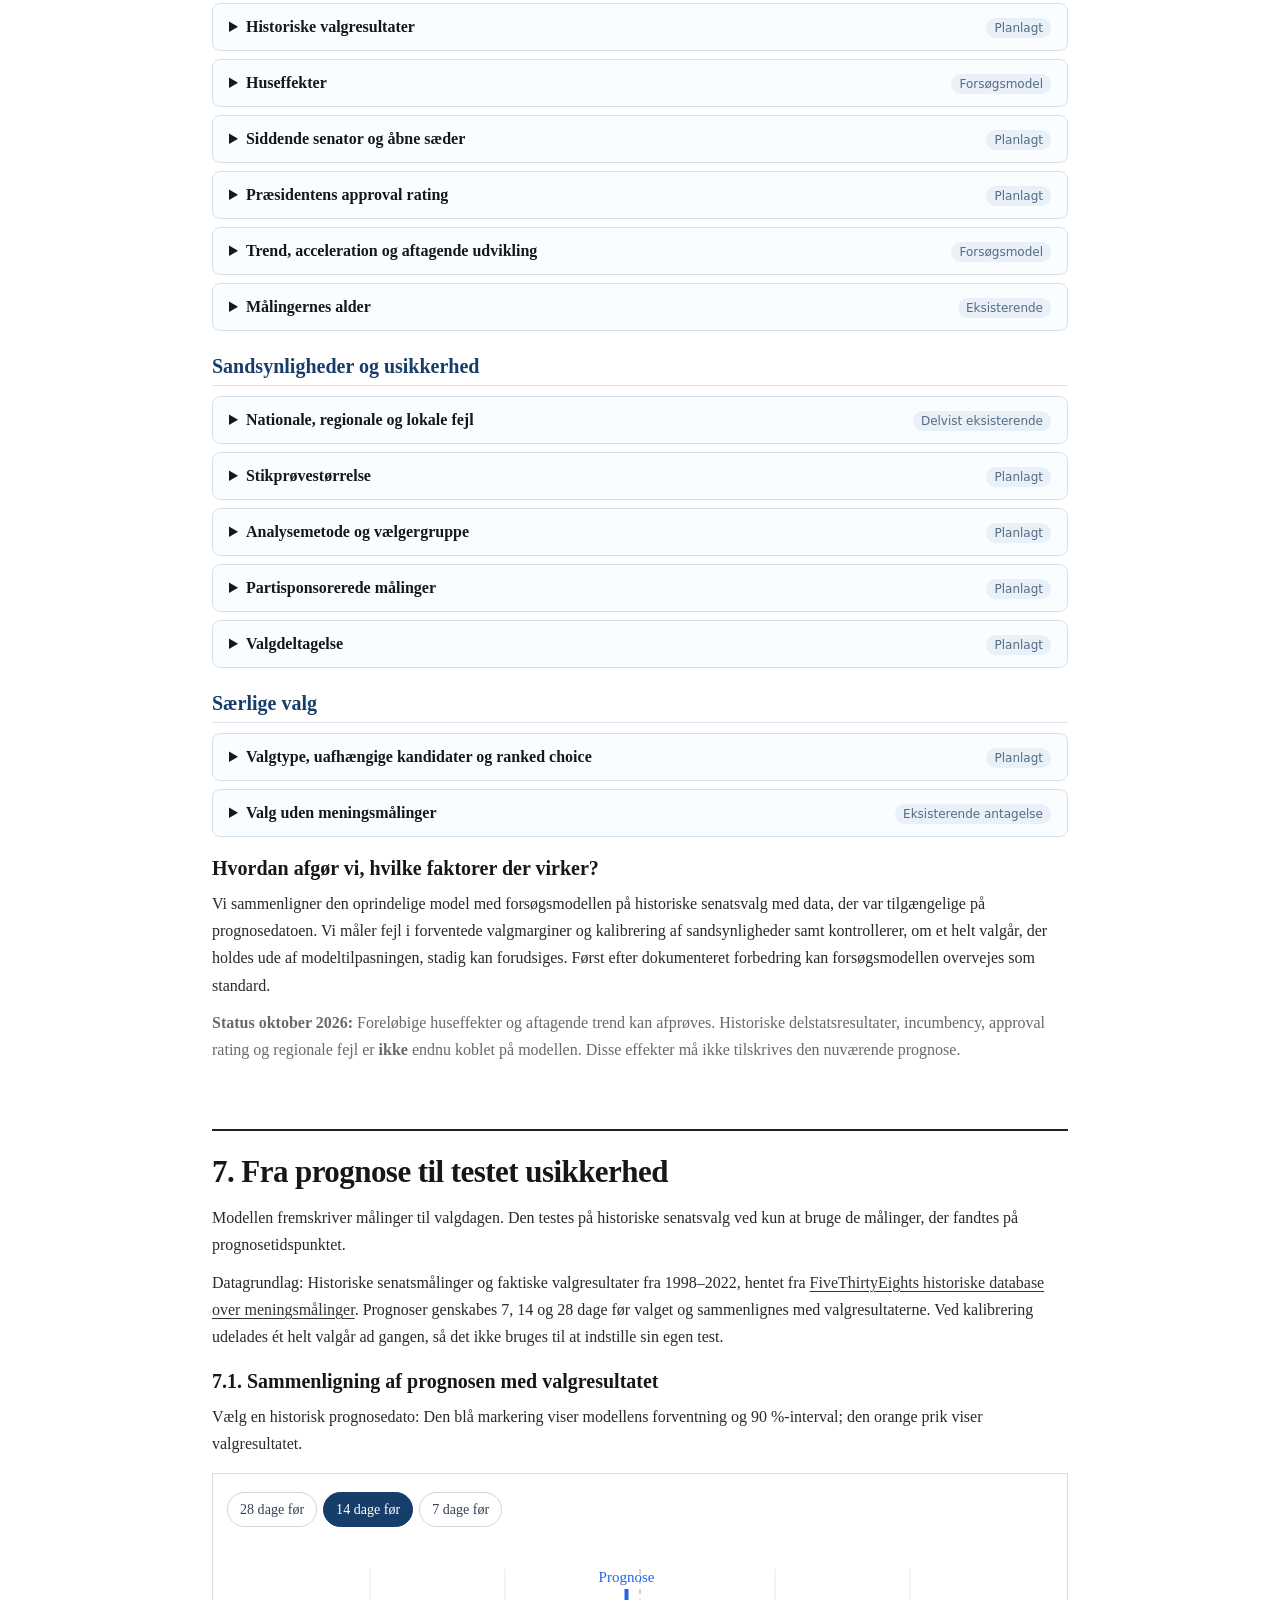
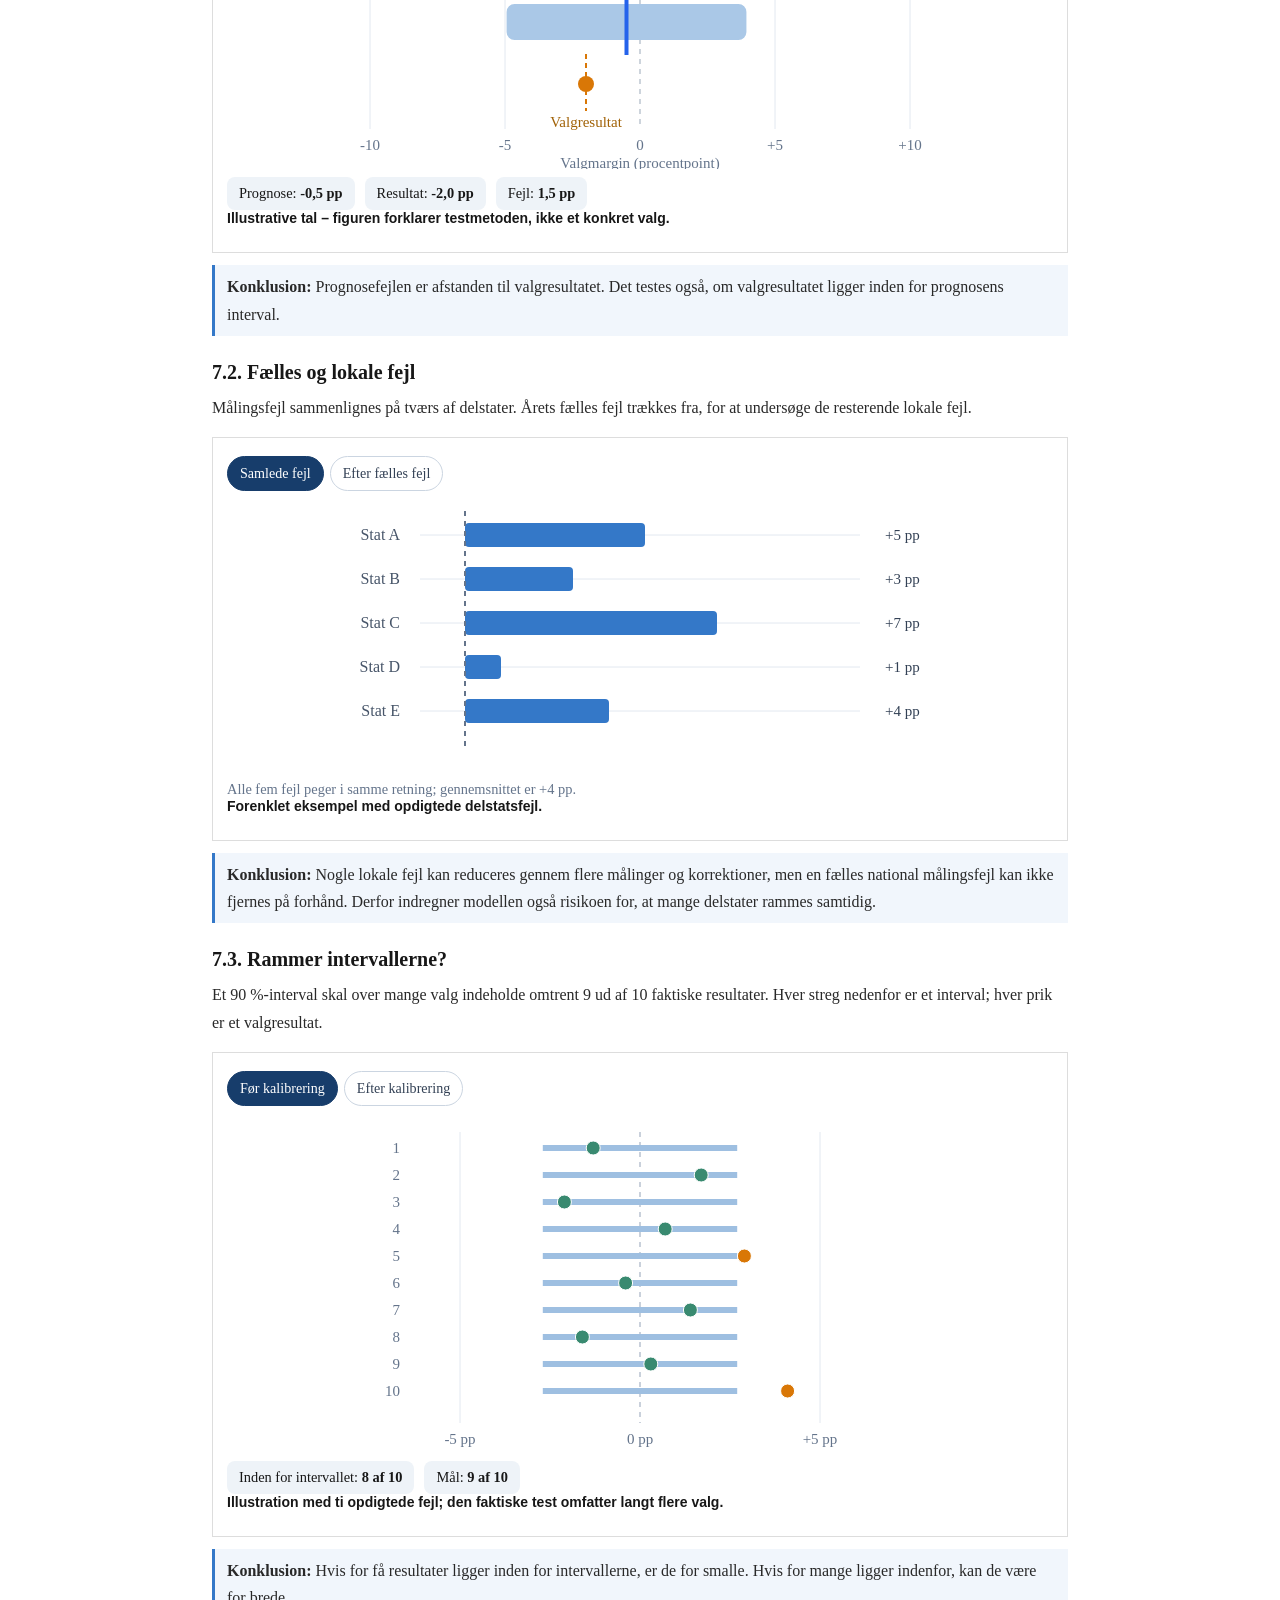
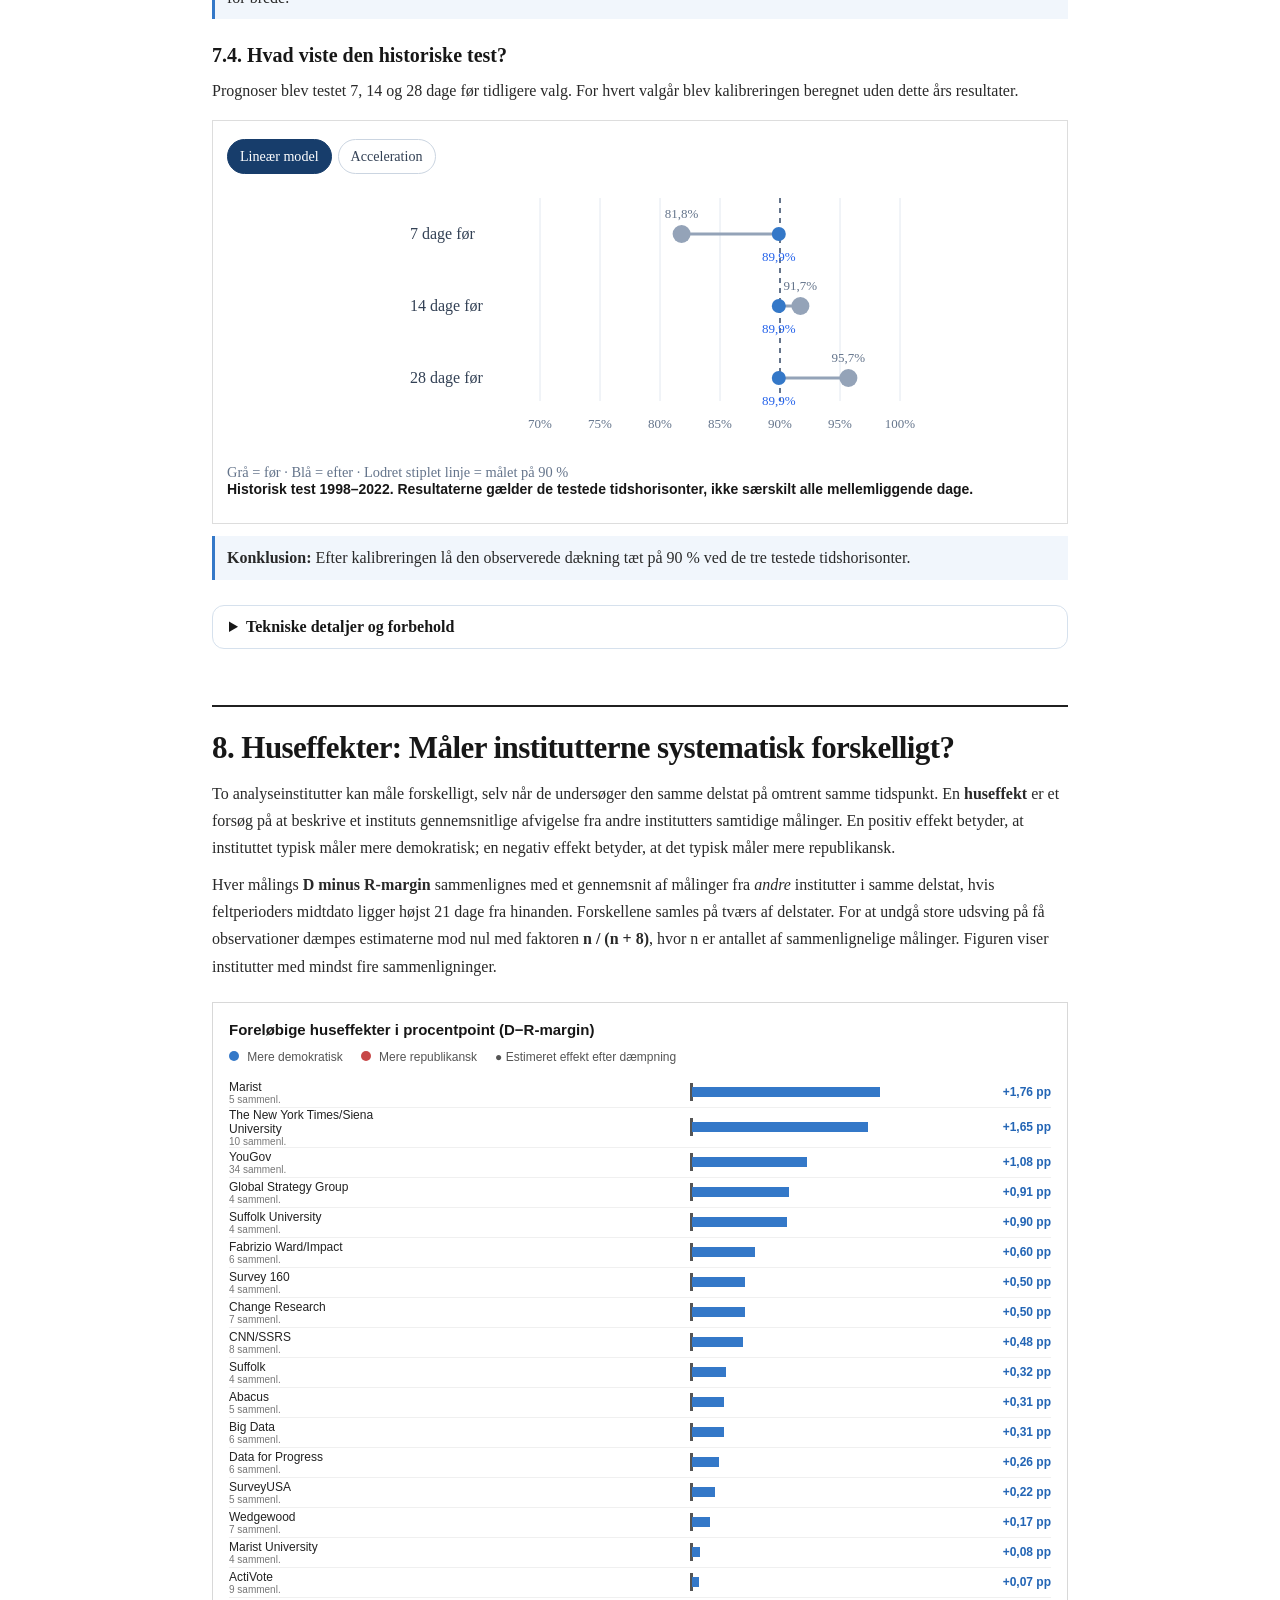
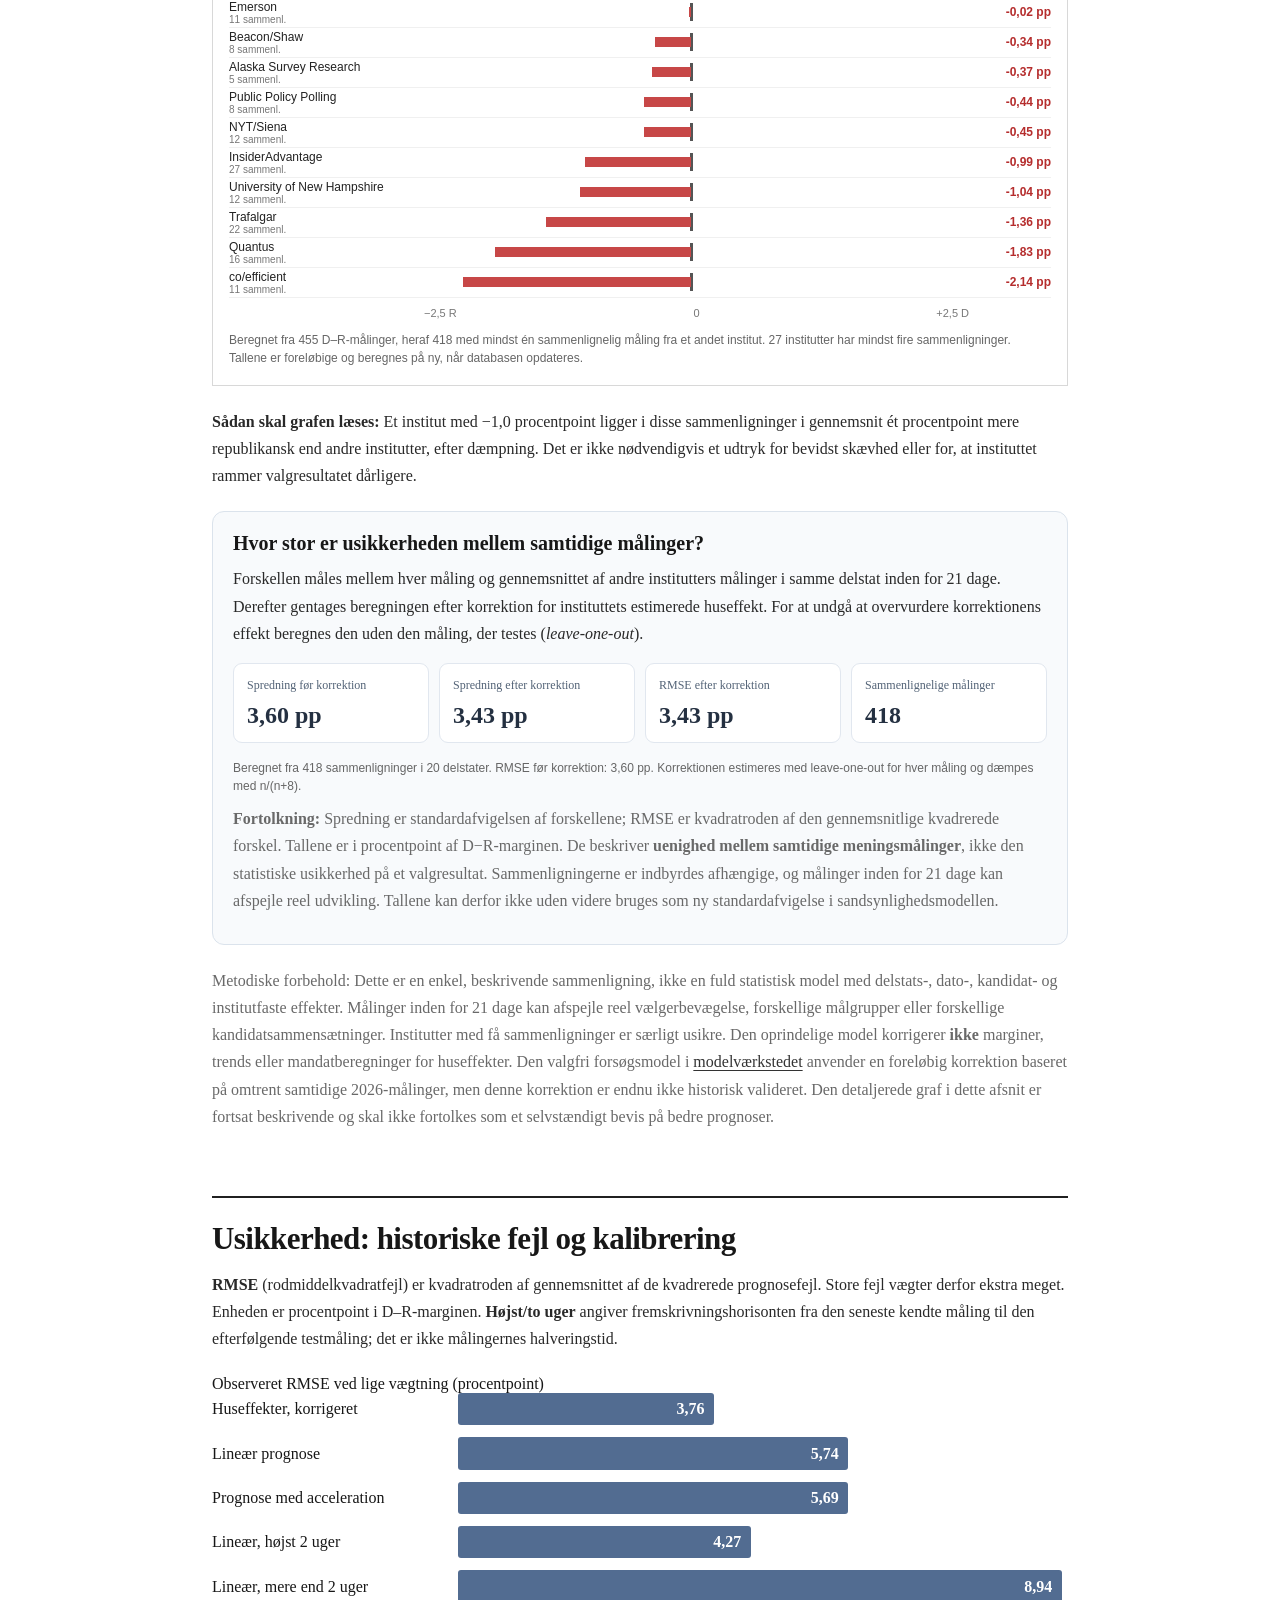
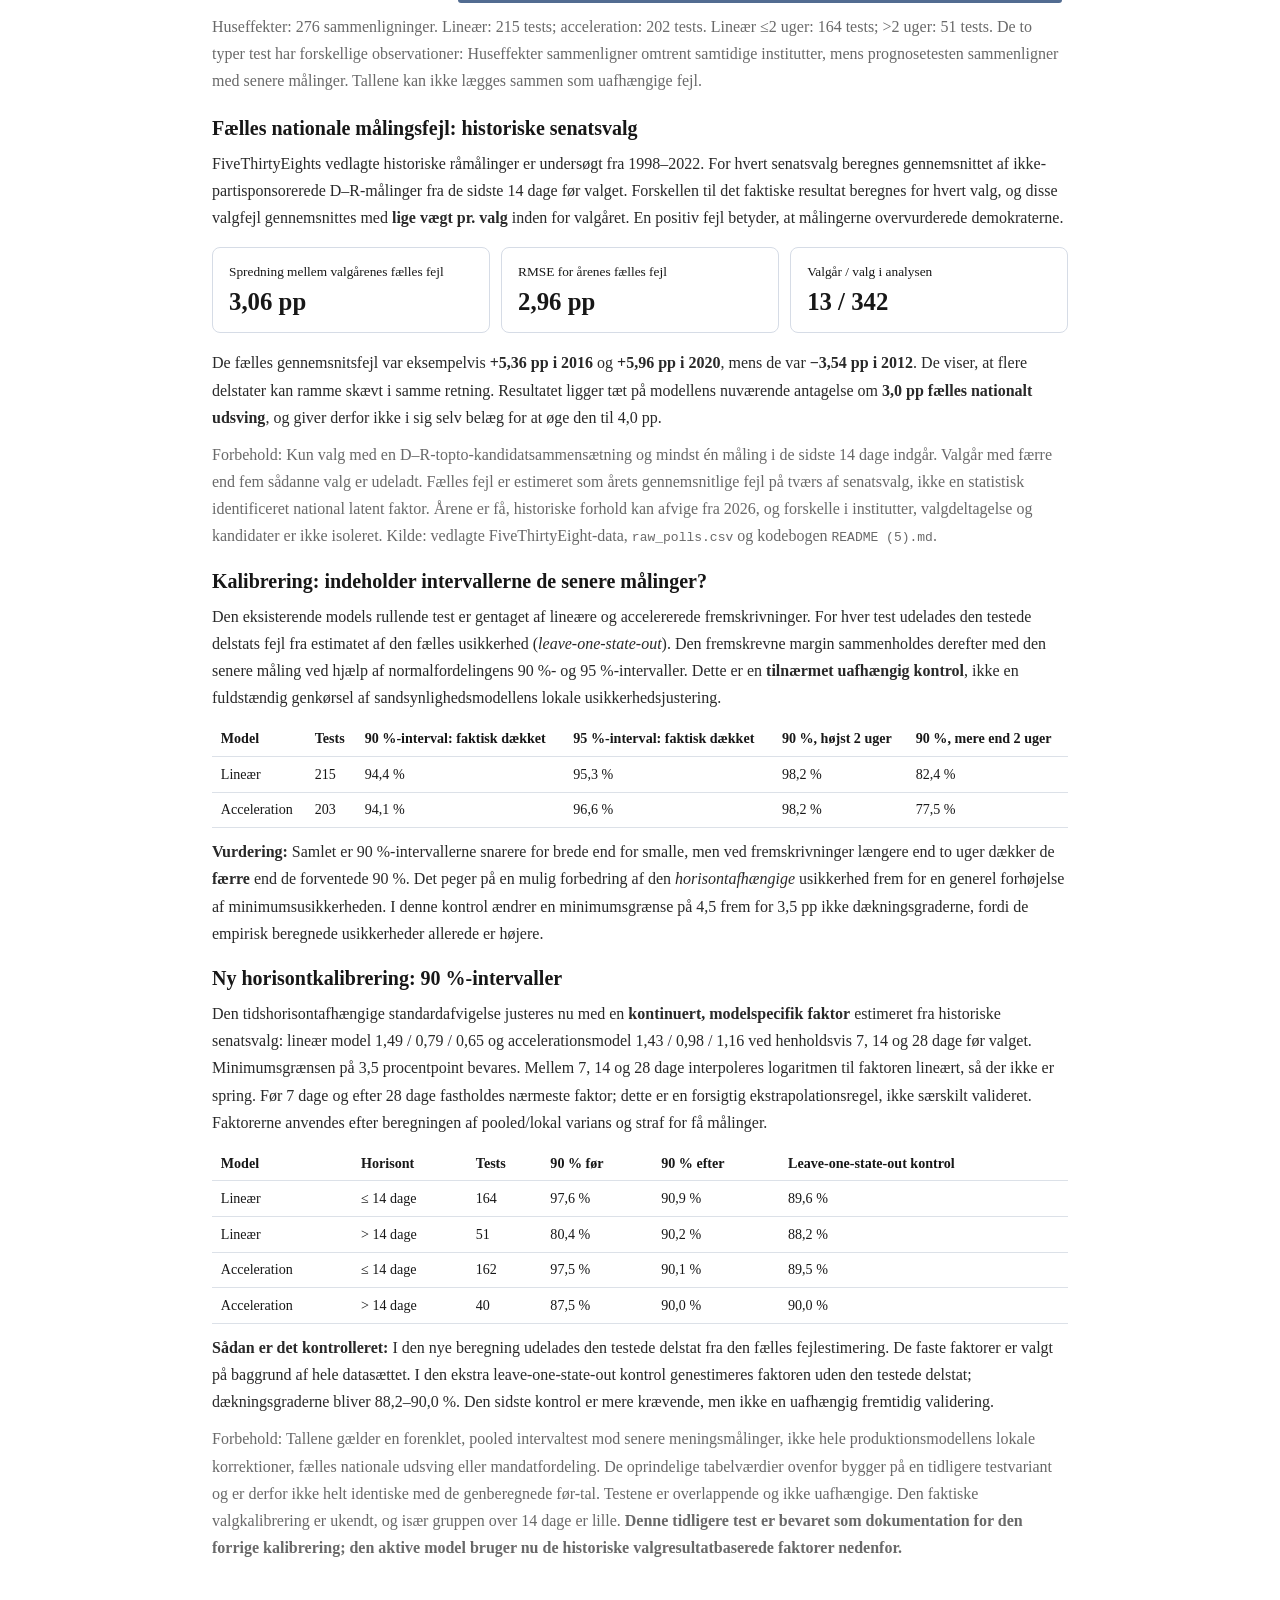
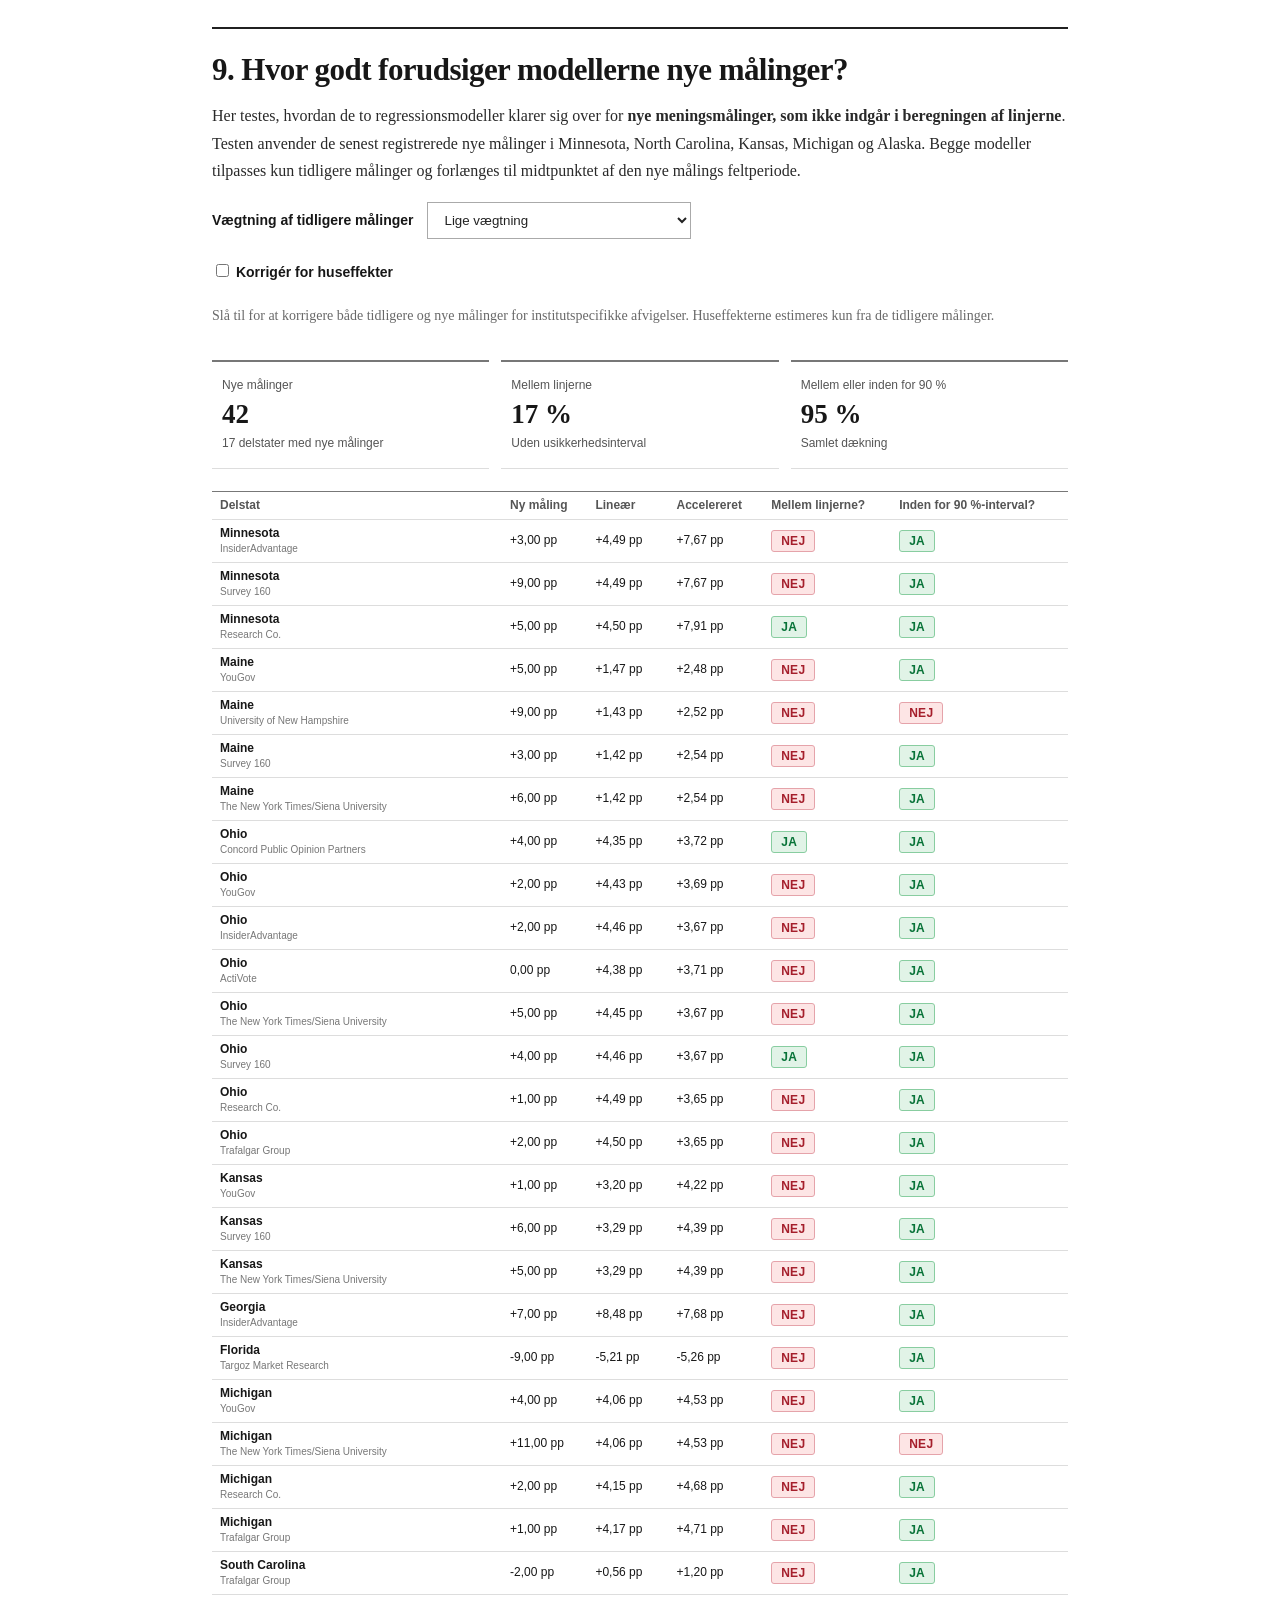
<file: senatsvalg/metode.html>
<!DOCTYPE html>

<html lang="da"><head><meta charset="utf-8"/><meta content="width=device-width,initial-scale=1" name="viewport"/><title>Baggrund og metode – Senatsvalget 2026</title><link href="css/metode.css" rel="stylesheet"/><link href="css/sticky-controls.css" rel="stylesheet"/><style>.closing-art{margin:42px 0 26px}.closing-art img{display:block;width:100%;height:auto;border-radius:2px}.closing-art figcaption{font-family:Georgia,serif;font-style:italic;font-size:13px;color:#666;margin-top:9px}</style><link href="css/site-header.css" rel="stylesheet"/><style>.method-test{margin:16px 0 12px}.method-toggle{display:flex;gap:6px;flex-wrap:wrap;margin:4px 0 12px}.method-toggle button{border:1px solid #cbd5e1;background:#fff;color:#334155;padding:8px 12px;border-radius:999px;cursor:pointer;font:inherit;font-size:.88rem}.method-toggle button[aria-pressed="true"]{background:#173d6b;color:white;border-color:#173d6b}.method-test .plot{display:block;width:100%;height:auto;max-width:680px;margin:auto}.method-metrics{display:flex;gap:10px;flex-wrap:wrap;margin-top:8px}.method-metrics span{background:#eef3f8;border-radius:8px;padding:8px 12px;font-size:.9rem}.method-mini-caption{font-size:.9rem;color:#64748b;margin-top:8px}.method-takeaway{border-left:3px solid #3478c8;padding:8px 12px;background:#f1f6fc;margin:10px 0 25px}.method-details{margin-top:20px;padding:12px 16px;border:1px solid #d6e1ed;border-radius:12px}.method-details summary{cursor:pointer;font-weight:650}@media(max-width:520px){.method-toggle button{font-size:.8rem;padding:7px 10px}.method-metrics span{font-size:.8rem;padding:7px 9px}} .model-question-group{margin:24px 0 10px;border-bottom:1px solid #d9e3ed;padding-bottom:7px;color:#173d6b}.model-question{border:1px solid #d6e1ec;border-radius:8px;margin:8px 0;background:#fafdff}.model-question summary{padding:14px 16px;cursor:pointer;font-weight:600;display:list-item}.model-question[open] summary{border-bottom:1px solid #dce5f0}.model-question-status{font:12px system-ui,sans-serif;float:right;color:#536c83;background:#e9f0f8;padding:3px 8px;border-radius:12px;margin-left:12px}.model-question-body{padding:8px 16px 14px}.model-method-switch{border:1px solid #b9cee2;background:#f0f5fa;border-radius:8px;padding:14px;margin:18px 0}.model-method-switch .choices{display:flex;flex-wrap:wrap;gap:14px;margin-top:8px}.model-method-switch p{margin:7px 0 0;font-size:.9rem}@media(max-width:530px){.model-question-status{float:none;display:inline-block;margin:6px 0 0}} .method-model-banner{padding:11px 14px;border-left:3px solid #3478c8;background:#f1f6fc;margin:17px 0}.wrap{padding-bottom:165px}</style></head><body><header class="site-masthead"><a aria-label="Til projektforsiden" class="site-brand rotating-brand" href="../index.html">Kontur</a><nav aria-label="Hovednavigation" class="site-links"><a class="nav-valgnat-live" href="valgnat.html">Valgnat</a><a href="senatsvalg.html">Senatsvalget 2026</a><a href="valg-for-valg.html">Valg for valg</a><a href="metode.html">Baggrund og metode</a><a href="evaluering.html">Evaluering</a></nav></header><main class="wrap">
<nav class="topnav"><a href="senatsvalg.html">← Tilbage til overblikket</a><span class="muted">Senatsvalget 2026</span></nav>
<header><h1>Senatet og metoden bag overblikket</h1><p class="lead">En guide til, hvorfor Senatet betyder noget, hvordan valget i 2026 fungerer, og hvordan overblikkets tal beregnes og bør fortolkes.</p></header>
<nav aria-label="Indhold" class="toc"><a href="#senatet">Om Senatet</a><a href="#valget">Valget 2026</a><a href="#vaegtning">Vægtning</a><a href="#delstater">Margin, trend og acceleration</a><a href="#national">National udvikling</a><a href="#fremskrivning">Valgdag</a><a href="#modeludvikling">Modelværksted</a><a href="#sandsynligheder">Sandsynligheder</a><a href="#huseffekter">Huseffekter</a><a href="#usikkerhedstest">Usikkerhedstest</a><a href="#modeltest">Modeltest</a><a href="#begraensninger">Forbehold</a></nav>
<section class="panel" id="senatet"><h2>1. Hvad er det amerikanske Senat?</h2><p>USA's Kongres har to kamre: Repræsentanternes Hus og Senatet. For at almindelig føderal lovgivning kan vedtages, skal de to kamre som udgangspunkt godkende samme lovtekst. Senatet har derudover særlige beføjelser, blandt andet til at godkende mange af præsidentens udnævnelser, herunder føderale dommere, og til at behandle rigsretssager.</p><p>Senatet har <strong>100 medlemmer</strong>: to fra hver af USA's 50 delstater. Det betyder, at en lille stat som Wyoming har lige så mange senatorer som Californien. Senatorerne vælges for <strong>seks år</strong>, men mandaterne er fordelt i tre klasser, så cirka en tredjedel er på valg hvert andet år.</p></section>
<section class="panel" id="valget"><h2>2. Hvad er på valg den 3. november 2026?</h2><p>Midtvejsvalget ligger halvvejs i præsidentens fireårige embedsperiode. Alle <strong>435 pladser</strong> i Repræsentanternes Hus er på valg. I Senatet er der <strong>35 valg</strong>: 33 ordinære valg til Senatets klasse II og to suppleringsvalg, i Florida og Ohio.</p><p>De øvrige 65 senatspladser er ikke på valg i 2026. Det er derfor ikke nok at vinde flest af årets 35 valg: kampen om flertallet afhænger også af den fordeling, partierne tager med sig ind i valget.</p></section>
<section class="panel" id="vaegtning"><h2>3. Hvordan vægtes meningsmålingerne?</h2><p>Overblikket tilbyder <strong>lige vægtning</strong>, hvor alle målinger tæller lige meget, og <strong>tidsvægtning</strong>, hvor nyere målinger får større indflydelse på margin, trend og acceleration. Valget forplanter sig til resten af overblikket.</p><p>Ved tidsvægtning bestemmer halveringstiden, hvor hurtigt betydningen af ældre målinger aftager. En kort halveringstid lægger stor vægt på de seneste resultater, mens en lang halveringstid giver et mere jævnt billede af hele perioden.</p><figure class="viz"><figcaption>Prøv selv: Sådan ændrer halveringstiden de ældre målingers vægt</figcaption><div class="slider-line"><label for="halflife">Halveringstid: <strong id="halfValue">4 uger</strong></label><input id="halflife" max="12" min="1" step="1" type="range" value="4"/></div><svg aria-label="Kurve over vægtning efter målingens alder" class="plot" role="img" viewbox="0 0 680 250"><g id="weightGrid"></g><path fill="none" id="weightPath" stroke="#3478c8" stroke-width="4"></path><g id="weightPoints"></g><text fill="#64748b" font-size="12" text-anchor="middle" x="330" y="241">Målingens alder i uger</text></svg><p class="muted" id="weightExplain">En måling, der er 4 uger ældre, tæller halvt så meget som den nyeste.</p></figure><p>Overblikket tager udgangspunkt i midtpunktet af hver målings feltperiode og sammenligner med den nyeste måling i samme delstat. Halveringstiden er et analysevalg – ikke et mål for den enkelte målings kvalitet.</p></section>
<section class="panel" id="delstater"><h2>4. Margin, trend og acceleration</h2><h3>Margin: Hvem fører?</h3><p>Marginen er forskellen i procentpoint mellem de sammenlignede kandidater. I D–R-valg betyder et positivt tal demokratisk føring, mens et negativt tal betyder republikansk føring. I enkelte valg sammenlignes en uafhængig kandidat med republikaneren.</p><p><span class="tag blue">+5 D</span> betyder demokratisk føring med fem procentpoint. <span class="tag red">−3 R</span> betyder republikansk føring med tre procentpoint. <span class="tag gray">+2 I</span> betyder føring til en uafhængig kandidat i en I–R-sammenligning.</p><h3>Trend: Hvad er den gennemsnitlige ændring pr. uge?</h3><p>Hvert punkt i figuren repræsenterer en målings margin på et bestemt tidspunkt. Modellen tilpasser en ret linje til punkterne, så den samlede bevægelse kan beskrives med ét tal: <strong>procentpoint pr. uge</strong>. Når tidsvægtning er slået til, påvirker de nyeste målinger linjens placering og hældning mest.</p><figure class="viz"><figcaption>Seks illustrative målinger: lineær regressionslinje og dens fremskrivning</figcaption><svg aria-label="Samme seks illustrative målinger og statistisk beregnede regressionskurver" class="plot" role="img" viewbox="0 0 680 275" xmlns="http://www.w3.org/2000/svg"><line stroke="#e1e8ef" x1="65" x2="625" y1="213.8" y2="213.8"></line><text fill="#64748b" font-size="12" text-anchor="end" x="54" y="217.8">-4</text><line stroke="#e1e8ef" x1="65" x2="625" y1="173.0" y2="173.0"></line><text fill="#64748b" font-size="12" text-anchor="end" x="54" y="177.0">+0</text><line stroke="#e1e8ef" x1="65" x2="625" y1="132.2" y2="132.2"></line><text fill="#64748b" font-size="12" text-anchor="end" x="54" y="136.2">+4</text><line stroke="#e1e8ef" x1="65" x2="625" y1="91.4" y2="91.4"></line><text fill="#64748b" font-size="12" text-anchor="end" x="54" y="95.4">+8</text><line stroke="#e1e8ef" x1="65" x2="625" y1="50.6" y2="50.6"></line><text fill="#64748b" font-size="12" text-anchor="end" x="54" y="54.6">+12</text><line stroke="#e1e8ef" x1="65" x2="625" y1="9.8" y2="9.8"></line><text fill="#64748b" font-size="12" text-anchor="end" x="54" y="13.8">+16</text><text fill="#64748b" font-size="12" text-anchor="middle" x="65.0" y="258">0</text><text fill="#64748b" font-size="12" text-anchor="middle" x="135.0" y="258">1</text><text fill="#64748b" font-size="12" text-anchor="middle" x="205.0" y="258">2</text><text fill="#64748b" font-size="12" text-anchor="middle" x="275.0" y="258">3</text><text fill="#64748b" font-size="12" text-anchor="middle" x="345.0" y="258">4</text><text fill="#64748b" font-size="12" text-anchor="middle" x="415.0" y="258">5</text><text fill="#64748b" font-size="12" text-anchor="middle" x="485.0" y="258">6</text><text fill="#64748b" font-size="12" text-anchor="middle" x="555.0" y="258">7</text><text fill="#64748b" font-size="12" text-anchor="middle" x="625.0" y="258">8</text><text fill="#64748b" font-size="12" x="15" y="15">Margin (pp)</text><text fill="#64748b" font-size="12" text-anchor="middle" x="355" y="273">Uger</text><path d="M65.0,215.5 L69.4,214.3 L73.8,213.2 L78.1,212.1 L82.5,211.0 L86.9,209.9 L91.2,208.8 L95.6,207.6 L100.0,206.5 L104.4,205.4 L108.8,204.3 L113.1,203.2 L117.5,202.1 L121.9,200.9 L126.2,199.8 L130.6,198.7 L135.0,197.6 L139.4,196.5 L143.8,195.4 L148.1,194.2 L152.5,193.1 L156.9,192.0 L161.2,190.9 L165.6,189.8 L170.0,188.7 L174.4,187.5 L178.8,186.4 L183.1,185.3 L187.5,184.2 L191.9,183.1 L196.2,182.0 L200.6,180.8 L205.0,179.7 L209.4,178.6 L213.8,177.5 L218.1,176.4 L222.5,175.3 L226.9,174.1 L231.2,173.0 L235.6,171.9 L240.0,170.8 L244.4,169.7 L248.8,168.6 L253.1,167.4 L257.5,166.3 L261.9,165.2 L266.2,164.1 L270.6,163.0 L275.0,161.9 L279.4,160.7 L283.8,159.6 L288.1,158.5 L292.5,157.4 L296.9,156.3 L301.2,155.2 L305.6,154.0 L310.0,152.9 L314.4,151.8 L318.8,150.7 L323.1,149.6 L327.5,148.5 L331.9,147.3 L336.2,146.2 L340.6,145.1 L345.0,144.0 L349.4,142.9 L353.8,141.8 L358.1,140.6 L362.5,139.5 L366.9,138.4 L371.2,137.3 L375.6,136.2 L380.0,135.1 L384.4,133.9 L388.8,132.8 L393.1,131.7 L397.5,130.6 L401.9,129.5 L406.2,128.4 L410.6,127.2 L415.0,126.1" fill="none" stroke="#929292" stroke-width="3"></path><path d="M415.0,126.1 L417.6,125.5 L420.2,124.8 L422.9,124.1 L425.5,123.4 L428.1,122.8 L430.8,122.1 L433.4,121.4 L436.0,120.8 L438.6,120.1 L441.2,119.4 L443.9,118.8 L446.5,118.1 L449.1,117.4 L451.8,116.7 L454.4,116.1 L457.0,115.4 L459.6,114.7 L462.2,114.1 L464.9,113.4 L467.5,112.7 L470.1,112.1 L472.8,111.4 L475.4,110.7 L478.0,110.1 L480.6,109.4 L483.2,108.7 L485.9,108.0 L488.5,107.4 L491.1,106.7 L493.8,106.0 L496.4,105.4 L499.0,104.7 L501.6,104.0 L504.2,103.4 L506.9,102.7 L509.5,102.0 L512.1,101.3 L514.8,100.7 L517.4,100.0 L520.0,99.3 L522.6,98.7 L525.2,98.0 L527.9,97.3 L530.5,96.7 L533.1,96.0 L535.8,95.3 L538.4,94.6 L541.0,94.0 L543.6,93.3 L546.2,92.6 L548.9,92.0 L551.5,91.3 L554.1,90.6 L556.8,90.0 L559.4,89.3 L562.0,88.6 L564.6,87.9 L567.2,87.3 L569.9,86.6 L572.5,85.9 L575.1,85.3 L577.8,84.6 L580.4,83.9 L583.0,83.3 L585.6,82.6 L588.2,81.9 L590.9,81.2 L593.5,80.6 L596.1,79.9 L598.8,79.2 L601.4,78.6 L604.0,77.9 L606.6,77.2 L609.2,76.6 L611.9,75.9 L614.5,75.2 L617.1,74.5 L619.8,73.9 L622.4,73.2 L625.0,72.5" fill="none" stroke="#929292" stroke-dasharray="7 6" stroke-width="3"></path><circle cx="65.0" cy="203.6" fill="#3478c8" r="5.5" stroke="white" stroke-width="2"></circle><circle cx="135.0" cy="199.5" fill="#3478c8" r="5.5" stroke="white" stroke-width="2"></circle><circle cx="205.0" cy="189.3" fill="#3478c8" r="5.5" stroke="white" stroke-width="2"></circle><circle cx="275.0" cy="172.0" fill="#3478c8" r="5.5" stroke="white" stroke-width="2"></circle><circle cx="345.0" cy="146.5" fill="#3478c8" r="5.5" stroke="white" stroke-width="2"></circle><circle cx="415.0" cy="113.8" fill="#3478c8" r="5.5" stroke="white" stroke-width="2"></circle></svg><div class="viz-legend">● Målinger   ━ Tilpasset lineær trend   ┄ Forlængelse</div></figure><p>I dette eksempel giver den lineære regression en gennemsnitlig trend på +1.75 procentpoint pr. uge. Den grå linje er beregnet ved at minimere de kvadrerede afstande til alle seks punkter, ikke tegnet på øjemål.</p><p>Den stiplede del illustrerer, hvordan linjen kan forlænges. <strong>Man kan ikke uden videre stole på en lineær fremskrivning af tidsserier.</strong> Politiske målinger påvirkes af begivenheder, kampagner, ændret vælgeradfærd og tilfældige udsving. En trend, der beskriver fortiden, behøver ikke fortsætte i samme tempo.</p><h3>Acceleration: Ændrer udviklingen hastighed?</h3><p>Her bruges <strong>præcis de samme målepunkter</strong> som i trendfiguren. Denne gang stiger marginen først langsomt og derefter hurtigere. Derfor giver det mening at undersøge en buet regressionskurve. Accelerationen beskriver, hvor meget den beregnede trend ændrer sig pr. uge, målt i <strong>procentpoint pr. uge²</strong>. Den blå kurve er tilpasset punkterne og er ikke tegnet frit.</p><figure class="viz"><figcaption>Præcis samme seks målinger: lineær regression (grå) og kvadratisk regression (blå)</figcaption><svg aria-label="Samme seks illustrative målinger og statistisk beregnede regressionskurver" class="plot" role="img" viewbox="0 0 680 275" xmlns="http://www.w3.org/2000/svg"><line stroke="#e1e8ef" x1="65" x2="625" y1="213.8" y2="213.8"></line><text fill="#64748b" font-size="12" text-anchor="end" x="54" y="217.8">-4</text><line stroke="#e1e8ef" x1="65" x2="625" y1="173.0" y2="173.0"></line><text fill="#64748b" font-size="12" text-anchor="end" x="54" y="177.0">+0</text><line stroke="#e1e8ef" x1="65" x2="625" y1="132.2" y2="132.2"></line><text fill="#64748b" font-size="12" text-anchor="end" x="54" y="136.2">+4</text><line stroke="#e1e8ef" x1="65" x2="625" y1="91.4" y2="91.4"></line><text fill="#64748b" font-size="12" text-anchor="end" x="54" y="95.4">+8</text><line stroke="#e1e8ef" x1="65" x2="625" y1="50.6" y2="50.6"></line><text fill="#64748b" font-size="12" text-anchor="end" x="54" y="54.6">+12</text><line stroke="#e1e8ef" x1="65" x2="625" y1="9.8" y2="9.8"></line><text fill="#64748b" font-size="12" text-anchor="end" x="54" y="13.8">+16</text><text fill="#64748b" font-size="12" text-anchor="middle" x="65.0" y="258">0</text><text fill="#64748b" font-size="12" text-anchor="middle" x="135.0" y="258">1</text><text fill="#64748b" font-size="12" text-anchor="middle" x="205.0" y="258">2</text><text fill="#64748b" font-size="12" text-anchor="middle" x="275.0" y="258">3</text><text fill="#64748b" font-size="12" text-anchor="middle" x="345.0" y="258">4</text><text fill="#64748b" font-size="12" text-anchor="middle" x="415.0" y="258">5</text><text fill="#64748b" font-size="12" text-anchor="middle" x="485.0" y="258">6</text><text fill="#64748b" font-size="12" text-anchor="middle" x="555.0" y="258">7</text><text fill="#64748b" font-size="12" text-anchor="middle" x="625.0" y="258">8</text><text fill="#64748b" font-size="12" x="15" y="15">Margin (pp)</text><text fill="#64748b" font-size="12" text-anchor="middle" x="355" y="273">Uger</text><path d="M65.0,215.5 L69.4,214.3 L73.8,213.2 L78.1,212.1 L82.5,211.0 L86.9,209.9 L91.2,208.8 L95.6,207.6 L100.0,206.5 L104.4,205.4 L108.8,204.3 L113.1,203.2 L117.5,202.1 L121.9,200.9 L126.2,199.8 L130.6,198.7 L135.0,197.6 L139.4,196.5 L143.8,195.4 L148.1,194.2 L152.5,193.1 L156.9,192.0 L161.2,190.9 L165.6,189.8 L170.0,188.7 L174.4,187.5 L178.8,186.4 L183.1,185.3 L187.5,184.2 L191.9,183.1 L196.2,182.0 L200.6,180.8 L205.0,179.7 L209.4,178.6 L213.8,177.5 L218.1,176.4 L222.5,175.3 L226.9,174.1 L231.2,173.0 L235.6,171.9 L240.0,170.8 L244.4,169.7 L248.8,168.6 L253.1,167.4 L257.5,166.3 L261.9,165.2 L266.2,164.1 L270.6,163.0 L275.0,161.9 L279.4,160.7 L283.8,159.6 L288.1,158.5 L292.5,157.4 L296.9,156.3 L301.2,155.2 L305.6,154.0 L310.0,152.9 L314.4,151.8 L318.8,150.7 L323.1,149.6 L327.5,148.5 L331.9,147.3 L336.2,146.2 L340.6,145.1 L345.0,144.0 L349.4,142.9 L353.8,141.8 L358.1,140.6 L362.5,139.5 L366.9,138.4 L371.2,137.3 L375.6,136.2 L380.0,135.1 L384.4,133.9 L388.8,132.8 L393.1,131.7 L397.5,130.6 L401.9,129.5 L406.2,128.4 L410.6,127.2 L415.0,126.1" fill="none" stroke="#929292" stroke-dasharray="6 5" stroke-width="3"></path><path d="M65.0,203.3 L69.4,203.3 L73.8,203.3 L78.1,203.2 L82.5,203.2 L86.9,203.1 L91.2,202.9 L95.6,202.8 L100.0,202.6 L104.4,202.4 L108.8,202.1 L113.1,201.8 L117.5,201.5 L121.9,201.2 L126.2,200.8 L130.6,200.4 L135.0,200.0 L139.4,199.6 L143.8,199.1 L148.1,198.6 L152.5,198.1 L156.9,197.5 L161.2,196.9 L165.6,196.3 L170.0,195.6 L174.4,195.0 L178.8,194.3 L183.1,193.5 L187.5,192.8 L191.9,192.0 L196.2,191.2 L200.6,190.3 L205.0,189.4 L209.4,188.5 L213.8,187.6 L218.1,186.6 L222.5,185.7 L226.9,184.6 L231.2,183.6 L235.6,182.5 L240.0,181.4 L244.4,180.3 L248.8,179.1 L253.1,177.9 L257.5,176.7 L261.9,175.5 L266.2,174.2 L270.6,172.9 L275.0,171.6 L279.4,170.2 L283.8,168.8 L288.1,167.4 L292.5,166.0 L296.9,164.5 L301.2,163.0 L305.6,161.5 L310.0,159.9 L314.4,158.3 L318.8,156.7 L323.1,155.1 L327.5,153.4 L331.9,151.7 L336.2,150.0 L340.6,148.2 L345.0,146.4 L349.4,144.6 L353.8,142.8 L358.1,140.9 L362.5,139.0 L366.9,137.1 L371.2,135.1 L375.6,133.1 L380.0,131.1 L384.4,129.1 L388.8,127.0 L393.1,124.9 L397.5,122.8 L401.9,120.6 L406.2,118.4 L410.6,116.2 L415.0,114.0" fill="none" stroke="#3478c8" stroke-width="3.5"></path><line stroke="#c74747" stroke-width="3" x1="104.9" x2="165.1" y1="203.0" y2="197.0"></line><line stroke="#c74747" stroke-width="3" x1="314.9" x2="375.1" y1="158.8" y2="134.0"></line><circle cx="65.0" cy="203.6" fill="#3478c8" r="5.5" stroke="white" stroke-width="2"></circle><circle cx="135.0" cy="199.5" fill="#3478c8" r="5.5" stroke="white" stroke-width="2"></circle><circle cx="205.0" cy="189.3" fill="#3478c8" r="5.5" stroke="white" stroke-width="2"></circle><circle cx="275.0" cy="172.0" fill="#3478c8" r="5.5" stroke="white" stroke-width="2"></circle><circle cx="345.0" cy="146.5" fill="#3478c8" r="5.5" stroke="white" stroke-width="2"></circle><circle cx="415.0" cy="113.8" fill="#3478c8" r="5.5" stroke="white" stroke-width="2"></circle></svg><div class="viz-legend">● Samme målinger   <span style="color:#3478c8">━ Kvadratisk kurve</span>   ┄ Lineær sammenligning   <span style="color:#c74747">━ Hældning i to perioder</span></div></figure><p>Den kvadratiske regression giver en acceleration på +0.71 procentpoint pr. uge². Det betyder, at kurvens beregnede hældning stiger med dette antal procentpoint pr. uge for hver uge, der går. Begge modeller er tilpasset de samme observationer, men på hver sin måde.</p><p>De røde linjestykker illustrerer hældningen i to perioder. Hvis den senere hældning er større end den tidligere, er accelerationen positiv. Hvis den bliver mindre, er accelerationen negativ. En stor beregnet acceleration kan også skyldes støj eller få målinger og er derfor særlig usikker at forlænge fremad.</p></section>
<section class="panel" id="national"><h2>5. Hvordan beregnes den nationale trend?</h2><p>Modellen beregner først udviklingen i hver enkelt delstat ud fra dens D–R-marginer. Dernæst tager den et <strong>simpelt gennemsnit af de lokale trends</strong> for de delstater, hvor der er tilstrækkelige data. Hver delstat tæller lige meget, uanset indbyggertal og antal målinger. I–R-sammenligninger holdes udenfor, så fortegnet betyder det samme på tværs af delstaterne.</p><figure class="viz"><figcaption>Tre illustrative delstater: forskellig startmargin, men sammenlignelige ugentlige ændringer</figcaption><svg aria-label="Tre illustrative delstater: forskellig startmargin, men sammenlignelige ugentlige ændringer" class="plot" role="img" viewbox="0 0 680 265"><text fill="#64748b" font-size="12" x="60" y="20">D–R-margin</text><path d="M65.0,188.0 L425.0,122.0" fill="none" stroke="#3478c8" stroke-width="3.5"></path><text fill="#3478c8" font-size="13" x="435" y="126.0">Stat A</text><path d="M65.0,122.0 L425.0,97.2" fill="none" stroke="#6b7f9d" stroke-width="3.5"></path><text fill="#6b7f9d" font-size="13" x="435" y="101.25">Stat B</text><path d="M65.0,144.0 L425.0,163.2" fill="none" stroke="#c74747" stroke-width="3.5"></path><text fill="#c74747" font-size="13" x="435" y="167.25">Stat C</text><line stroke="#e1e8ef" x1="65" x2="630" y1="199" y2="199"></line><text fill="#7a8ba0" font-size="12" text-anchor="end" x="52" y="203">-4</text><line stroke="#e1e8ef" x1="65" x2="630" y1="155" y2="155"></line><text fill="#7a8ba0" font-size="12" text-anchor="end" x="52" y="159">+0</text><line stroke="#e1e8ef" x1="65" x2="630" y1="111" y2="111"></line><text fill="#7a8ba0" font-size="12" text-anchor="end" x="52" y="115">+4</text><line stroke="#e1e8ef" x1="65" x2="630" y1="67" y2="67"></line><text fill="#7a8ba0" font-size="12" text-anchor="end" x="52" y="71">+8</text><text fill="#7a8ba0" font-size="12" text-anchor="middle" x="65" y="238">0</text><text fill="#7a8ba0" font-size="12" text-anchor="middle" x="137" y="238">1</text><text fill="#7a8ba0" font-size="12" text-anchor="middle" x="209" y="238">2</text><text fill="#7a8ba0" font-size="12" text-anchor="middle" x="281" y="238">3</text><text fill="#7a8ba0" font-size="12" text-anchor="middle" x="353" y="238">4</text><text fill="#7a8ba0" font-size="12" text-anchor="middle" x="425" y="238">5</text><text fill="#7a8ba0" font-size="12" text-anchor="middle" x="497" y="238">6</text><text fill="#7a8ba0" font-size="12" text-anchor="middle" x="569" y="238">7</text><text fill="#64748b" font-size="12" text-anchor="middle" x="347" y="258">Uger</text><text fill="#64748b" font-size="12" x="15" y="18">Margin (pp)</text></svg><div class="viz-legend">Stat A: +1,20 pp/uge   Stat B: +0,45 pp/uge   Stat C: −0,35 pp/uge<br/><strong>Nationalt gennemsnit: +0,43 pp/uge</strong> (kun illustration)</div></figure><h3>Hvordan hænger det sammen med difference-in-differences?</h3><p>Man undersøger <strong>forskelle mellem partierne</strong> (D minus R) og følger, <strong>hvordan denne forskel ændrer sig over tid</strong>. I den forstand analyserer modellen en forskel over tid, og delstaternes forskellige udgangspunkter bliver synlige i figuren. Den nationale trend er dog et gennemsnit af delstatstrends – <strong>ikke et klassisk difference-in-differences-estimat</strong>. Et egentligt difference-in-differences-design kræver en defineret behandlingsgruppe og sammenligningsgruppe samt antagelser, herunder parallelle trends, for at understøtte en kausal fortolkning.</p><h3>Usikkerhed</h3><p>Overblikket viser også et tilnærmet 95 % konfidensinterval omkring gennemsnittet. Det beskriver spredningen mellem de medtagne delstatsestimater, men tager ikke fuldt højde for, at delstater og målinger kan være afhængige, eller at de enkelte delstatsestimater er forskelligt præcise. Den nationale trend er derfor hverken en national stemmeandel eller en fuldstændig prognose.</p></section>
<section class="panel" id="fremskrivning">
<h2>6. Hvordan beregner »Mandater i spil« tallet »Valgdag«?</h2>
<p>Overblikket fremskriver marginen i hvert udvalgt senatsvalg til <strong>3. november 2026</strong>. I den oprindelige model tager beregningen udgangspunkt i den aktuelle margin og antallet af uger til valgdagen. I den valgfri <a href="#modeludvikling">forsøgsmodel</a> justeres marginen for foreløbige huseffekter, og trendens bidrag aftager gradvist. <strong>Kun trend</strong> viderefører den ugentlige ændring; <strong>Trend + acceleration</strong> lader den ugentlige ændring vokse eller aftage. Resultatet er en beregnet margin – ikke en vinderchance.</p>
<figure class="viz"><figcaption>Grafisk eksempel: Fra seneste måling til valgdag</figcaption>
<p class="muted">De seks punkter er de samme som i eksemplet om acceleration. Begge regressionsmodeller beregnes ud fra netop disse punkter. Den lodrette streg markerer sidste måling, og de stiplede linjer viser de to matematiske forlængelser tre uger frem.</p>
<div class="slider-line"><label for="methodModel">Vis model</label><select id="methodModel"><option value="both">Begge modeller</option><option value="linear">Kun trend</option><option value="accel">Trend + acceleration</option></select></div>
<svg aria-label="Historiske målinger og to beregnede fremskrivninger til valgdagen" class="plot" id="forecastPlot" role="img" viewbox="0 0 680 335"></svg>
<div class="viz-legend"><span style="color:#3478c8">● Historiske målinger</span>   <span style="color:#929292">━ Kun trend</span>   <span style="color:#3478c8">━ Trend + acceleration</span><br/>Stiplede linjer: fremskrivning efter seneste måling. Den vandrette nul-linje markerer skift mellem D- og R-føring. Begge linjer er beregnet ved regression på de samme observationer.</div>
</figure>
<figure class="viz"><figcaption>Prøv beregningen</figcaption><p class="muted">Juster margin, trend, acceleration og antal uger for at se, hvordan valgdagstallet beregnes. Beregneren er et selvstændigt regneeksempel; grafen ovenfor bruger de faste historiske målepunkter fra afsnittet om acceleration.</p>
<div class="forecast-controls">
<label>Aktuel margin <strong id="mVal">−2,0 pp</strong><input id="mInput" max="8" min="-8" step="0.5" type="range" value="-2"/></label>
<label>Trend <strong id="tVal">+0,3 pp/uge</strong><input id="tInput" max="1" min="-1" step="0.1" type="range" value="0.3"/></label>
<label>Acceleration <strong id="aVal">+0,10 pp/uge²</strong><input id="aInput" max="0.3" min="-0.3" step="0.05" type="range" value="0.1"/></label>
<label>Uger til valgdag <strong id="wVal">4 uger</strong><input id="wInput" max="12" min="1" step="1" type="range" value="4"/></label>
</div>
<div class="forecast-results"><div><small>Kun trend</small><strong id="linearResult">−0,8 pp</strong><small id="linearParty">R fører</small></div><div><small>Trend + acceleration</small><strong id="accelResult">0,0 pp</strong><small id="accelParty">Uafgjort</small></div></div>
<p class="muted" id="forecastExplain"></p></figure>
<div class="note"><strong>Fortolk med forsigtighed:</strong> Fremskrivningen forudsætter, at den historiske udvikling fortsætter. Især acceleration kan give meget store og urealistiske udsving over lange perioder. Eksemplets kurver og punkter er illustrative og må ikke forveksles med faktiske delstatsmålinger.</div>
</section>
<section class="panel" id="modeludvikling"><h2>6a. Modelværksted: Hvad kan gøre prognosen bedre?</h2><p>Den nuværende model er bevaret. En <strong>valgfri forsøgsmodel</strong> kan afprøves uden at ændre de oprindelige målinger. Nedenfor samler vi spørgsmålene om mulige forbedringer, hvad der allerede findes, og hvad der endnu kræver test. <strong>En faktor får ikke automatisk betydning for prognosen, blot fordi den står på listen.</strong></p><p class="method-model-banner"><strong>Vælg model og vægtning i den svævende menu nederst på siden.</strong> <span id="methodModelChoiceDescription" aria-live="polite"></span></p><p><strong>Tre adskilte led:</strong> (1) beregning af margin i dag, (2) fremskrivning til valgdagen og (3) sandsynligheder for delstatssejre og den samlede mandatfordeling. Forsøgsmodellen påvirker nu alle tre led gennem foreløbig huseffektkorrektion og afdæmpet fremskrivning. Sandsynlighedsmodellens usikkerhedskorrektion er endnu den oprindelige og skal efterprøves særskilt.</p><div class="model-questions"><h3 class="model-question-group">Fremskrivning</h3><details class="model-question"><summary>Historiske valgresultater <span class="model-question-status">Planlagt</span></summary><div class="model-question-body"><p><strong>Spørgsmål:</strong> Hvor stærkt bør tidligere præsident- og senatsvalg vægte, når der er få målinger? Hvordan undgår vi, at gamle resultater overstyrer mange nye målinger?</p><p><strong>Hvordan undersøger vi det?</strong> Estimér delstatsvise historiske forventninger og test deres ekstra prognoseværdi ved 7, 14 og 28 dage før valget.</p></div></details>
<details class="model-question"><summary>Huseffekter <span class="model-question-status">Forsøgsmodel</span></summary><div class="model-question-body"><p><strong>Spørgsmål:</strong> Måler bestemte institutter oftere mere demokratisk eller republikansk end andre samtidige institutter? Kan korrektionen forudsige nye målinger?</p><p><strong>Hvordan undersøger vi det?</strong> Den valgfri forsøgsmodel beregner midlertidige, dæmpede korrektioner fra samtidige 2026-målinger. De er endnu ikke valideret på uafhængige valgresultater. Se også <a href="#huseffekter">den eksisterende huseffektanalyse</a>.</p></div></details>
<details class="model-question"><summary>Siddende senator og åbne sæder <span class="model-question-status">Planlagt</span></summary><div class="model-question-body"><p><strong>Spørgsmål:</strong> Har en genopstillende valgt senator en anden prognoseeffekt end en ny kandidat eller en udnævnt senator? Er fordelen allerede indeholdt i målingerne?</p><p><strong>Hvordan undersøger vi det?</strong> Registrér kandidatstatus pr. valg og test den marginale effekt ud over målinger og historisk delstatsniveau.</p></div></details>
<details class="model-question"><summary>Præsidentens approval rating <span class="model-question-status">Planlagt</span></summary><div class="model-question-body"><p><strong>Spørgsmål:</strong> Betyder præsidentens nettoopbakning, ændringen i opbakningen eller begge dele noget for senatsresultater?</p><p><strong>Hvordan undersøger vi det?</strong> Indlæs daterede historiske approval-tal og undersøg, om de tilfører information efter nationale og lokale senatsmålinger. Ingen effekt indføres, før den er estimeret.</p></div></details>
<details class="model-question"><summary>Trend, acceleration og aftagende udvikling <span class="model-question-status">Forsøgsmodel</span></summary><div class="model-question-body"><p><strong>Spørgsmål:</strong> Er det bedre at lade en observeret trend fortsætte, flade ud eller bevæge sig mod et historisk niveau? Hvornår overdriver acceleration udviklingen?</p><p><strong>Hvordan undersøger vi det?</strong> Forsøgsmodellen lader tidseffekten aftage efter en fast forsøgsregel med en fireugers tidsskala. Denne regel skal sammenlignes med den oprindelige model i historiske tests.</p></div></details>
<details class="model-question"><summary>Målingernes alder <span class="model-question-status">Eksisterende</span></summary><div class="model-question-body"><p><strong>Spørgsmål:</strong> Hvilken halveringstid giver mest præcise prognoser? Har de seneste målinger særligt stor værdi tæt på valgdagen?</p><p><strong>Hvordan undersøger vi det?</strong> Lige vægtning og valgfri tidsvægtning findes allerede. Effekten af forskellige halveringstider skal undersøges på efterfølgende målinger og historiske valg.</p></div></details>
<h3 class="model-question-group">Sandsynligheder og usikkerhed</h3><details class="model-question"><summary>Nationale, regionale og lokale fejl <span class="model-question-status">Delvist eksisterende</span></summary><div class="model-question-body"><p><strong>Spørgsmål:</strong> Hvor meget af målingsfejlene rammer flere delstater samtidigt? Er der regionale fællesfejl ud over den nationale?</p><p><strong>Hvordan undersøger vi det?</strong> Hovedhjemmesiden bruger allerede en national fællesfejl på 3,0 procentpoint og en lokal komponent. Regionale fejl og fuld historisk kalibrering udestår. Se <a href="#sandsynligheder">de eksisterende usikkerhedstests</a>.</p></div></details>
<details class="model-question"><summary>Stikprøvestørrelse <span class="model-question-status">Planlagt</span></summary><div class="model-question-body"><p><strong>Spørgsmål:</strong> Hvor meget mere præcis er en større måling, og hvor ofte er stikprøvestørrelsen oplyst?</p><p><strong>Hvordan undersøger vi det?</strong> Registrér stikprøvestørrelser og vurder ekstra forklaringskraft efter andre kvalitetsindikatorer.</p></div></details>
<details class="model-question"><summary>Analysemetode og vælgergruppe <span class="model-question-status">Planlagt</span></summary><div class="model-question-body"><p><strong>Spørgsmål:</strong> Afviger onlinepaneler, telefonmålinger, sandsynlige vælgere og registrerede vælgere?</p><p><strong>Hvordan undersøger vi det?</strong> Indsaml ensartet metadata og test om forskelle giver vedvarende systematiske fejl.</p></div></details>
<details class="model-question"><summary>Partisponsorerede målinger <span class="model-question-status">Planlagt</span></summary><div class="model-question-body"><p><strong>Spørgsmål:</strong> Har kandidatsponsorerede målinger systematiske afvigelser efter kontrol for institut, delstat og tidspunkt?</p><p><strong>Hvordan undersøger vi det?</strong> Adskil institut og sponsor i data og test korrektioner uden at antage, at partisponsorerede målinger automatisk er forkerte.</p></div></details>
<details class="model-question"><summary>Valgdeltagelse <span class="model-question-status">Planlagt</span></summary><div class="model-question-body"><p><strong>Spørgsmål:</strong> Kan forskelle mellem forventet og faktisk valgdeltagelse forklare fejl i senatsmålingerne?</p><p><strong>Hvordan undersøger vi det?</strong> Test historiske delstats- og nationalmål, når pålidelige valgdeltagelsesdata foreligger.</p></div></details>
<h3 class="model-question-group">Særlige valg</h3><details class="model-question"><summary>Valgtype, uafhængige kandidater og ranked choice <span class="model-question-status">Planlagt</span></summary><div class="model-question-body"><p><strong>Spørgsmål:</strong> Hvordan skal en I–R-margin, et suppleringsvalg, flere kandidater og Alaskas ranked-choice-afstemning omsættes til vindersandsynligheder?</p><p><strong>Hvordan undersøger vi det?</strong> Håndtér særlige valgregler og alternative målingsspørgsmål separat for at undgå falsk sammenlignelighed.</p></div></details>
<details class="model-question"><summary>Valg uden meningsmålinger <span class="model-question-status">Eksisterende antagelse</span></summary><div class="model-question-body"><p><strong>Spørgsmål:</strong> Hvordan erstatter vi den faste antagelse om 90 % fastholdelse af nuværende parti med historisk estimerede chancer?</p><p><strong>Hvordan undersøger vi det?</strong> Brug historisk delstatsniveau og valgt type, men fasthold den nuværende antagelse, indtil modellen er testet.</p></div></details></div><h3>Hvordan afgør vi, hvilke faktorer der virker?</h3><p>Vi sammenligner den oprindelige model med forsøgsmodellen på historiske senatsvalg med data, der var tilgængelige på prognosedatoen. Vi måler fejl i forventede valgmarginer og kalibrering af sandsynligheder samt kontrollerer, om et helt valgår, der holdes ude af modeltilpasningen, stadig kan forudsiges. Først efter dokumenteret forbedring kan forsøgsmodellen overvejes som standard.</p><p class="muted"><strong>Status oktober 2026:</strong> Foreløbige huseffekter og aftagende trend kan afprøves. Historiske delstatsresultater, incumbency, approval rating og regionale fejl er <strong>ikke</strong> endnu koblet på modellen. Disse effekter må ikke tilskrives den nuværende prognose.</p></section>
<section class="panel" id="sandsynligheder"><h2>7. Fra prognose til testet usikkerhed</h2>
<p>Modellen fremskriver målinger til valgdagen. Den testes på historiske senatsvalg ved kun at bruge de målinger, der fandtes på prognosetidspunktet.</p><p class="method-data-source">Datagrundlag: Historiske senatsmålinger og faktiske valgresultater fra 1998–2022, hentet fra <a href="https://projects.fivethirtyeight.com/pollster-ratings/" rel="noopener noreferrer" target="_blank">FiveThirtyEights historiske database over meningsmålinger</a>. Prognoser genskabes 7, 14 og 28 dage før valget og sammenlignes med valgresultaterne. Ved kalibrering udelades ét helt valgår ad gangen, så det ikke bruges til at indstille sin egen test.</p>
<h3>7.1. Sammenligning af prognosen med valgresultatet</h3>
<p>Vælg en historisk prognosedato: Den blå markering viser modellens forventning og 90 %-interval; den orange prik viser valgresultatet.</p>
<figure class="viz method-test"><div aria-label="Tid før valg" class="method-toggle" role="group"><button data-test-days="28" type="button">28 dage før</button><button aria-pressed="true" data-test-days="14" type="button">14 dage før</button><button data-test-days="7" type="button">7 dage før</button></div><svg aria-label="Illustrativ historisk prognose og faktisk valgresultat" class="plot" id="methodHistorySvg" role="img" viewbox="0 0 680 230"></svg><div aria-live="polite" class="method-metrics" id="methodHistoryMetrics"></div><figcaption>Illustrative tal – figuren forklarer testmetoden, ikke et konkret valg.</figcaption></figure>
<p class="method-takeaway"><strong>Konklusion:</strong> Prognosefejlen er afstanden til valgresultatet. Det testes også, om valgresultatet ligger inden for prognosens interval.</p>
<h3>7.2. Fælles og lokale fejl</h3>
<p>Målingsfejl sammenlignes på tværs af delstater. Årets fælles fejl trækkes fra, for at undersøge de resterende lokale fejl.</p>
<figure class="viz method-test"><div aria-label="Vis fejltype" class="method-toggle" role="group"><button aria-pressed="true" data-test-error="raw" type="button">Samlede fejl</button><button data-test-error="residual" type="button">Efter fælles fejl</button></div><svg aria-label="Fælles og delstatsspecifikke målingsfejl" class="plot" id="methodErrorsSvg" role="img" viewbox="0 0 680 270"></svg><div aria-live="polite" class="method-mini-caption" id="methodErrorCaption"></div><figcaption>Forenklet eksempel med opdigtede delstatsfejl.</figcaption></figure>
<p class="method-takeaway"><strong>Konklusion: </strong>Nogle lokale fejl kan reduceres gennem flere målinger og korrektioner, men en fælles national målingsfejl kan ikke fjernes på forhånd. Derfor indregner modellen også risikoen for, at mange delstater rammes samtidig.</p>
<h3>7.3. Rammer intervallerne?</h3>
<p>Et 90 %-interval skal over mange valg indeholde omtrent 9 ud af 10 faktiske resultater. Hver streg nedenfor er et interval; hver prik er et valgresultat.</p>
<figure class="viz method-test"><div aria-label="Kalibrering" class="method-toggle" role="group"><button aria-pressed="true" data-test-cal="before" type="button">Før kalibrering</button><button data-test-cal="after" type="button">Efter kalibrering</button></div><svg aria-label="Ti illustrative prognoseintervaller med valgresultater" class="plot" id="methodCoverageSvg" role="img" viewbox="0 0 680 335"></svg><div aria-live="polite" class="method-metrics" id="methodCoverageMetrics"></div><figcaption>Illustration med ti opdigtede fejl; den faktiske test omfatter langt flere valg.</figcaption></figure>
<p class="method-takeaway"><strong>Konklusion:</strong> Hvis for få resultater ligger inden for intervallerne, er de for smalle. Hvis for mange ligger indenfor, kan de være for brede.</p>
<h3>7.4. Hvad viste den historiske test?</h3>
<p>Prognoser blev testet 7, 14 og 28 dage før tidligere valg. For hvert valgår blev kalibreringen beregnet uden dette års resultater.</p>
<figure class="viz method-test"><div aria-label="Prognosemodel" class="method-toggle" role="group"><button aria-pressed="true" data-test-model="linear" type="button">Lineær model</button><button data-test-model="accel" type="button">Acceleration</button></div><svg aria-label="Historisk intervaldækning før og efter kalibrering" class="plot" id="methodResultsSvg" role="img" viewbox="0 0 680 270"></svg><div class="method-mini-caption">Grå = før · Blå = efter · Lodret stiplet linje = målet på 90 %</div><figcaption>Historisk test 1998–2022. Resultaterne gælder de testede tidshorisonter, ikke særskilt alle mellemliggende dage.</figcaption></figure>
<p class="method-takeaway"><strong>Konklusion:</strong> Efter kalibreringen lå den observerede dækning tæt på 90 % ved de tre testede tidshorisonter.</p>
<details class="method-details"><summary>Tekniske detaljer og forbehold</summary><p>Prognoserne bygger på lineær trend eller trend med acceleration. Delstatsspecifik usikkerhed estimeres fra tidligere prognosefejl og justeres med historisk estimerede horisontfaktorer. De nationale udsving modelleres særskilt med 3,0 procentpoints standardafvigelse. Modellen bruger et minimum på 3,5 procentpoint før den horisontafhængige justering og en særskilt antagelse om mandatfastholdelse i delstater uden målinger.</p><p>For en given national forskydning kombineres delstaternes sandsynligheder i en Poisson-binomial-fordeling. De historiske tests validerer ikke direkte den samlede mandatfordeling eller den sammenhængende interpolation mellem de tre testtidspunkter. Resultaterne skal derfor ikke forstås som garanti for kalibrering i 2026.</p><p>Læs og hent de fulde analyser i afsnittet <a href="#historisk-validering-download">Historisk validering og download</a>.</p></details>
</section><section class="panel" id="huseffekter"><h2>8. Huseffekter: Måler institutterne systematisk forskelligt?</h2>
<p>To analyseinstitutter kan måle forskelligt, selv når de undersøger den samme delstat på omtrent samme tidspunkt. En <strong>huseffekt</strong> er et forsøg på at beskrive et instituts gennemsnitlige afvigelse fra andre institutters samtidige målinger. En positiv effekt betyder, at instituttet typisk måler mere demokratisk; en negativ effekt betyder, at det typisk måler mere republikansk.</p>
<p>Hver målings <strong>D minus R-margin</strong> sammenlignes med et gennemsnit af målinger fra <em>andre</em> institutter i samme delstat, hvis feltperioders midtdato ligger højst 21 dage fra hinanden. Forskellene samles på tværs af delstater. For at undgå store udsving på få observationer dæmpes estimaterne mod nul med faktoren <strong>n / (n + 8)</strong>, hvor n er antallet af sammenlignelige målinger. Figuren viser institutter med mindst fire sammenligninger.</p>
<figure class="house-viz"><figcaption>Foreløbige huseffekter i procentpoint (D−R-margin)</figcaption><div class="house-legend"><span><i class="house-dot dem"></i> Mere demokratisk</span><span><i class="house-dot rep"></i> Mere republikansk</span><span>● Estimeret effekt efter dæmpning</span></div><div aria-label="Vandret divergerende søjlediagram over målingsinstitutternes estimerede huseffekter" id="houseEffectPlot" role="img"></div><p class="house-note" id="houseEffectSummary"></p></figure>
<p><strong>Sådan skal grafen læses:</strong> Et institut med −1,0 procentpoint ligger i disse sammenligninger i gennemsnit ét procentpoint mere republikansk end andre institutter, efter dæmpning. Det er ikke nødvendigvis et udtryk for bevidst skævhed eller for, at instituttet rammer valgresultatet dårligere.</p>
<div aria-label="Estimeret variation mellem samtidige målinger" class="house-uncertainty"><h3>Hvor stor er usikkerheden mellem samtidige målinger?</h3><p>Forskellen måles mellem hver måling og gennemsnittet af andre institutters målinger i samme delstat inden for 21 dage. Derefter gentages beregningen efter korrektion for instituttets estimerede huseffekt. For at undgå at overvurdere korrektionens effekt beregnes den uden den måling, der testes (<em>leave-one-out</em>).</p><div aria-live="polite" class="house-uncertainty-grid" id="houseUncertaintyMetrics"></div><p class="house-note" id="houseUncertaintyDetails"></p><p class="muted"><strong>Fortolkning:</strong> Spredning er standardafvigelsen af forskellene; RMSE er kvadratroden af den gennemsnitlige kvadrerede forskel. Tallene er i procentpoint af D−R-marginen. De beskriver <strong>uenighed mellem samtidige meningsmålinger</strong>, ikke den statistiske usikkerhed på et valgresultat. Sammenligningerne er indbyrdes afhængige, og målinger inden for 21 dage kan afspejle reel udvikling. Tallene kan derfor ikke uden videre bruges som ny standardafvigelse i sandsynlighedsmodellen.</p></div>
<p class="muted">Metodiske forbehold: Dette er en enkel, beskrivende sammenligning, ikke en fuld statistisk model med delstats-, dato-, kandidat- og institutfaste effekter. Målinger inden for 21 dage kan afspejle reel vælgerbevægelse, forskellige målgrupper eller forskellige kandidatsammensætninger. Institutter med få sammenligninger er særligt usikre. Den oprindelige model korrigerer <strong>ikke</strong> marginer, trends eller mandatberegninger for huseffekter. Den valgfri forsøgsmodel i <a href="#modeludvikling">modelværkstedet</a> anvender en foreløbig korrektion baseret på omtrent samtidige 2026-målinger, men denne korrektion er endnu ikke historisk valideret. Den detaljerede graf i dette afsnit er fortsat beskrivende og skal ikke fortolkes som et selvstændigt bevis på bedre prognoser.</p></section><section class="panel" id="usikkerhedstest"><h2>Usikkerhed: historiske fejl og kalibrering</h2>
<p><strong>RMSE</strong> (rodmiddelkvadratfejl) er kvadratroden af gennemsnittet af de kvadrerede prognosefejl. Store fejl vægter derfor ekstra meget. Enheden er procentpoint i D–R-marginen. <strong>Højst/to uger</strong> angiver fremskrivningshorisonten fra den seneste kendte måling til den efterfølgende testmåling; det er ikke målingernes halveringstid.</p>
<figure class="error-figure"><figcaption>Observeret RMSE ved lige vægtning (procentpoint)</figcaption><div class="error-bars">
<div><span>Huseffekter, korrigeret</span><b style="--w:42%">3,76</b></div>
<div><span>Lineær prognose</span><b style="--w:64%">5,74</b></div>
<div><span>Prognose med acceleration</span><b style="--w:64%">5,69</b></div>
<div><span>Lineær, højst 2 uger</span><b style="--w:48%">4,27</b></div>
<div><span>Lineær, mere end 2 uger</span><b style="--w:99%">8,94</b></div></div>
<p class="muted">Huseffekter: 276 sammenligninger. Lineær: 215 tests; acceleration: 202 tests. Lineær ≤2 uger: 164 tests; &gt;2 uger: 51 tests. De to typer test har forskellige observationer: Huseffekter sammenligner omtrent samtidige institutter, mens prognosetesten sammenligner med senere målinger. Tallene kan ikke lægges sammen som uafhængige fejl.</p></figure>
<h3>Fælles nationale målingsfejl: historiske senatsvalg</h3>
<p>FiveThirtyEights vedlagte historiske råmålinger er undersøgt fra 1998–2022. For hvert senatsvalg beregnes gennemsnittet af ikke-partisponsorerede D–R-målinger fra de sidste 14 dage før valget. Forskellen til det faktiske resultat beregnes for hvert valg, og disse valgfejl gennemsnittes med <strong>lige vægt pr. valg</strong> inden for valgåret. En positiv fejl betyder, at målingerne overvurderede demokraterne.</p>
<div class="error-stat-grid"><div><small>Spredning mellem valgårenes fælles fejl</small><strong>3,06 pp</strong></div><div><small>RMSE for årenes fælles fejl</small><strong>2,96 pp</strong></div><div><small>Valgår / valg i analysen</small><strong>13 / 342</strong></div></div>
<p>De fælles gennemsnitsfejl var eksempelvis <strong>+5,36 pp i 2016</strong> og <strong>+5,96 pp i 2020</strong>, mens de var <strong>−3,54 pp i 2012</strong>. De viser, at flere delstater kan ramme skævt i samme retning. Resultatet ligger tæt på modellens nuværende antagelse om <strong>3,0 pp fælles nationalt udsving</strong>, og giver derfor ikke i sig selv belæg for at øge den til 4,0 pp.</p>
<p class="muted">Forbehold: Kun valg med en D–R-topto-kandidatsammensætning og mindst én måling i de sidste 14 dage indgår. Valgår med færre end fem sådanne valg er udeladt. Fælles fejl er estimeret som årets gennemsnitlige fejl på tværs af senatsvalg, ikke en statistisk identificeret national latent faktor. Årene er få, historiske forhold kan afvige fra 2026, og forskelle i institutter, valgdeltagelse og kandidater er ikke isoleret. Kilde: vedlagte FiveThirtyEight-data, <code>raw_polls.csv</code> og kodebogen <code>README (5).md</code>.</p>
<h3>Kalibrering: indeholder intervallerne de senere målinger?</h3>
<p>Den eksisterende models rullende test er gentaget af lineære og accelererede fremskrivninger. For hver test udelades den testede delstats fejl fra estimatet af den fælles usikkerhed (<em>leave-one-state-out</em>). Den fremskrevne margin sammenholdes derefter med den senere måling ved hjælp af normalfordelingens 90 %- og 95 %-intervaller. Dette er en <strong>tilnærmet uafhængig kontrol</strong>, ikke en fuldstændig genkørsel af sandsynlighedsmodellens lokale usikkerhedsjustering.</p>
<table class="calibration-table"><thead><tr><th>Model</th><th>Tests</th><th>90 %-interval: faktisk dækket</th><th>95 %-interval: faktisk dækket</th><th>90 %, højst 2 uger</th><th>90 %, mere end 2 uger</th></tr></thead><tbody><tr><td>Lineær</td><td>215</td><td>94,4 %</td><td>95,3 %</td><td>98,2 %</td><td>82,4 %</td></tr><tr><td>Acceleration</td><td>203</td><td>94,1 %</td><td>96,6 %</td><td>98,2 %</td><td>77,5 %</td></tr></tbody></table>
<p><strong>Vurdering:</strong> Samlet er 90 %-intervallerne snarere for brede end for smalle, men ved fremskrivninger længere end to uger dækker de <strong>færre</strong> end de forventede 90 %. Det peger på en mulig forbedring af den <em>horisontafhængige</em> usikkerhed frem for en generel forhøjelse af minimumsusikkerheden. I denne kontrol ændrer en minimumsgrænse på 4,5 frem for 3,5 pp ikke dækningsgraderne, fordi de empirisk beregnede usikkerheder allerede er højere.</p>
<h3>Ny horisontkalibrering: 90 %-intervaller</h3>
<p>Den tidshorisontafhængige standardafvigelse justeres nu med en <strong>kontinuert, modelspecifik faktor</strong> estimeret fra historiske senatsvalg: lineær model 1,49 / 0,79 / 0,65 og accelerationsmodel 1,43 / 0,98 / 1,16 ved henholdsvis 7, 14 og 28 dage før valget. Minimumsgrænsen på 3,5 procentpoint bevares. Mellem 7, 14 og 28 dage interpoleres logaritmen til faktoren lineært, så der ikke er spring. Før 7 dage og efter 28 dage fastholdes nærmeste faktor; dette er en forsigtig ekstrapolationsregel, ikke særskilt valideret. Faktorerne anvendes efter beregningen af pooled/lokal varians og straf for få målinger.</p>
<table class="calibration-table"><thead><tr><th>Model</th><th>Horisont</th><th>Tests</th><th>90 % før</th><th>90 % efter</th><th>Leave-one-state-out kontrol</th></tr></thead><tbody>
<tr><td>Lineær</td><td>≤ 14 dage</td><td>164</td><td>97,6 %</td><td>90,9 %</td><td>89,6 %</td></tr>
<tr><td>Lineær</td><td>&gt; 14 dage</td><td>51</td><td>80,4 %</td><td>90,2 %</td><td>88,2 %</td></tr>
<tr><td>Acceleration</td><td>≤ 14 dage</td><td>162</td><td>97,5 %</td><td>90,1 %</td><td>89,5 %</td></tr>
<tr><td>Acceleration</td><td>&gt; 14 dage</td><td>40</td><td>87,5 %</td><td>90,0 %</td><td>90,0 %</td></tr></tbody></table>
<p><strong>Sådan er det kontrolleret:</strong> I den nye beregning udelades den testede delstat fra den fælles fejlestimering. De faste faktorer er valgt på baggrund af hele datasættet. I den ekstra leave-one-state-out kontrol genestimeres faktoren uden den testede delstat; dækningsgraderne bliver 88,2–90,0 %. Den sidste kontrol er mere krævende, men ikke en uafhængig fremtidig validering.</p>
<p class="muted">Forbehold: Tallene gælder en forenklet, pooled intervaltest mod senere meningsmålinger, ikke hele produktionsmodellens lokale korrektioner, fælles nationale udsving eller mandatfordeling. De oprindelige tabelværdier ovenfor bygger på en tidligere testvariant og er derfor ikke helt identiske med de genberegnede før-tal. Testene er overlappende og ikke uafhængige. Den faktiske valgkalibrering er ukendt, og især gruppen over 14 dage er lille. <strong>Denne tidligere test er bevaret som dokumentation for den forrige kalibrering; den aktive model bruger nu de historiske valgresultatbaserede faktorer nedenfor.</strong></p>
</section><section class="panel" id="modeltest"><h2>9. Hvor godt forudsiger modellerne nye målinger?</h2>
<p>Her testes, hvordan de to regressionsmodeller klarer sig over for <strong>nye meningsmålinger, som ikke indgår i beregningen af linjerne</strong>. Testen anvender de senest registrerede nye målinger i Minnesota, North Carolina, Kansas, Michigan og Alaska. Begge modeller tilpasses kun tidligere målinger og forlænges til midtpunktet af den nye målings feltperiode.</p>
<div class="validation-controls"><label for="validationWeight"><strong>Vægtning af tidligere målinger</strong></label><select id="validationWeight"><option value="equal">Lige vægtning</option><option value="time">Tidsvægtning – 4 ugers halveringstid</option></select></div>
<div class="validation-controls"><label class="house-toggle"><input id="validationHouse" type="checkbox"/> <strong>Korrigér for huseffekter</strong></label><p class="muted" id="validationHouseExplain">Slå til for at korrigere både tidligere og nye målinger for institutspecifikke afvigelser. Huseffekterne estimeres kun fra de tidligere målinger.</p></div><div aria-live="polite" class="validation-metrics" id="validationMetrics"></div>
<div class="validation-table-wrap"><table class="validation-table"><thead><tr><th>Delstat</th><th>Ny måling</th><th>Lineær</th><th>Accelereret</th><th>Mellem linjerne?</th><th>Inden for 90 %-interval?</th></tr></thead><tbody id="validationRows"></tbody></table></div>
<h3>Hvornår rammer den nye måling?</h3><p>Figuren viderefører princippet fra grafen i afsnit 6, men bruger de faktiske tidligere målinger fra den valgte delstat. Regressionskurverne og deres 90 % prædiktionsintervaller beregnes <strong>uden den nye måling</strong>. Den lilla prik viser, hvor den nye måling lander i forhold til begge modeller.</p><div class="validation-controls"><label for="validationState"><strong>Delstat i figuren</strong></label><select id="validationState"><option value="Minnesota">Minnesota</option><option value="North Carolina">North Carolina</option><option value="Kansas">Kansas</option><option value="Michigan">Michigan</option><option value="Alaska">Alaska</option></select></div><figure class="validation-viz"><figcaption>Historiske målinger, fremskrivninger og 90 % prædiktionsintervaller</figcaption><svg aria-label="Historiske målinger og de to modellers 90 procent prædiktionsintervaller" id="validationForecastPlot" role="img" viewbox="0 0 760 350"></svg><div class="validation-key"><span><i class="validation-swatch blue"></i>Tidligere målinger</span><span><i class="validation-swatch purple"></i>Ny måling</span><span><i class="validation-swatch gray"></i>Lineær</span><span><i class="validation-swatch blue"></i>Accelereret</span><span>Lyse felter: 90 % prædiktionsintervaller</span></div><p class="muted" id="validationForecastExplain"></p></figure><h3>Hvor meget betyder tiden siden sidste måling?</h3><p>For hver ny måling beregnes antallet af dage mellem midtdatoen for den seneste tidligere måling og den nye målings midtdato. Figuren viser <strong>afvigelsen i procentpoint</strong> fra hver af de to modellers fremskrivning. En mindre afvigelse er bedre. Farven på den lilla markering angiver, om målingen er dækket af mindst ét 90 % prædiktionsinterval.</p><figure class="validation-viz"><figcaption>Antal dage siden seneste måling og modellernes absolutte fejl</figcaption><svg aria-label="Punktdiagram med dage siden seneste måling og absolutte forudsigelsesfejl" id="validationGapPlot" role="img" viewbox="0 0 760 300"></svg><div class="validation-key"><span><i class="validation-swatch gray"></i>Lineær fejl</span><span><i class="validation-swatch blue"></i>Accelereret fejl</span></div><p class="muted" id="validationGapExplain"></p></figure><p class="muted"><strong>Fortolkning:</strong> De seneste nye målinger er endnu et begrænset og ikke nødvendigvis uafhængigt grundlag for at vurdere sammenhængen mellem antal dage og modellernes træfsikkerhed. Derfor viser figuren kun de faktiske observationer – ingen opdigtet tendenskurve eller procentfordeling på tidsintervaller. Efterhånden som flere nye målinger registreres, kan de opdeles i tidsintervaller, og dækning og gennemsnitlig fejl kan beregnes for hvert interval.</p><p class="muted" id="validationDetail"></p>
<h3>Hvad betyder 90 % her?</h3>
<p>For hver regressionslinje beregnes et <strong>tilnærmet 90 % prædiktionsinterval</strong> omkring den forventede margin på den nye målings dato. Det er et interval for en <em>ny observation</em>, ikke et 90 % konfidensinterval for selve regressionslinjen. En måling tæller som dækket, hvis den enten ligger mellem de to modelkurver eller inden for mindst ét af de to prædiktionsintervaller. Tabellen viser også, hvilke målinger der ligger mellem linjerne uden brug af usikkerhedsintervaller.</p>
<p class="muted">Intervallerne bygger på spredningen i tidligere målinger og en normaltilnærmelse (1,645 gange en beregnet prædiktionsstandardfejl). Uden huseffektkorrektion tager de ikke særskilt højde for analyseinstitutternes systematiske forskelle. Med korrektion er huseffekterne estimeret på tidligere målinger, men deres estimeringsusikkerhed indgår ikke i intervallerne. Stikprøvestørrelser og afhængighed mellem målinger indgår heller ikke særskilt. Ved tidsvægtning anvendes vægtede residualer. Resultaterne er derfor en <strong>foreløbig modelkontrol</strong> og ikke en statistisk dokumenteret dækningsgrad. Med kun to nye målinger kan procentandelene alene være 0, 50 eller 100 %.</p></section><section class="panel" id="begraensninger"><h2>10. Hvad kan modellen – og hvad kan den ikke?</h2><p>Modellen viser udviklingen i registrerede meningsmålinger, hvordan vægtning påvirker resultaterne, og automatiske <strong>betingede sandsynlighedsscenarier</strong> for samtlige 35 valg samt en samlet mandatfordeling. Den baserer usikkerheden på tidligere fremskrivningsfejl mod <em>senere meningsmålinger</em>, ikke på afvigelser fra endelige valgresultater. Derfor er procenterne <strong>ikke validerede vinderchancer</strong>. De bygger blandt andet på en normalfordelingsantagelse, nedre grænser for usikkerhed, et fast fælles udsving på 3,0 procentpoint og en særskilt antagelse om delstater uden målinger. Stikprøvestørrelser, valgdeltagelse og korrelationer er ikke fuldt modelleret. Den valgfri forsøgsmodel korrigerer foreløbigt for institutforskelle, men dens korrektioner og alternative fremskrivning er endnu ikke testet mod historiske valgresultater. Fremskrivninger – især med acceleration – er usikre.</p></section>
<section class="panel" id="historisk-validering-download"><h2>Historisk validering og download</h2><p>90 %-intervaller er testet mod faktiske senatsvalg fra 1998–2022. For hvert valgår blev en ny horisontfaktor beregnet på de <em>andre</em> valgår, hvorefter den blev testet på det udeladte år. Den fælles nationale usikkerhed på 3,0 procentpoint er fastholdt.</p><div style="overflow-x:auto"><table style="width:100%;border-collapse:collapse;text-align:left"><thead><tr><th>Model</th><th>Før valget</th><th>Valg</th><th>90 % før</th><th>90 % efter</th><th>Medianfaktor</th></tr></thead><tbody><tr><td>Lineær</td><td>7 dage</td><td>357</td><td>81,8 %</td><td><strong>89,9 %</strong></td><td>1,49</td></tr><tr><td>Lineær</td><td>14 dage</td><td>336</td><td>91,7 %</td><td><strong>89,9 %</strong></td><td>0,79</td></tr><tr><td>Lineær</td><td>28 dage</td><td>276</td><td>95,7 %</td><td><strong>89,9 %</strong></td><td>0,65</td></tr><tr><td>Acceleration</td><td>7 dage</td><td>357</td><td>80,7 %</td><td><strong>90,2 %</strong></td><td>1,43</td></tr><tr><td>Acceleration</td><td>14 dage</td><td>336</td><td>90,2 %</td><td><strong>89,9 %</strong></td><td>0,98</td></tr><tr><td>Acceleration</td><td>28 dage</td><td>276</td><td>86,2 %</td><td><strong>90,2 %</strong></td><td>1,16</td></tr></tbody></table></div><p><strong>Fortolkning:</strong> Faktorerne varierer med både model og tidshorisont. Resultaterne er holdt-ude-valgår-tests, men en næsten perfekt samlet dækning er ikke bevis for korrekte vinderchancer. Logscore og Brier-score forbedres ikke i alle grupper. Medianfaktorerne er nu indført i den aktive sandsynlighedsmodel via kontinuert interpolation. Den tidligere test af 7/14/28 dage dokumenterer de diskrete historiske faktorer, <strong>ikke</strong> en særskilt efterprøvning af den interpolerede produktionsmodel. Den fælles nationale fejl på 3,0 pp er uændret.</p><h3>Hent analyser og datagrundlag</h3><ul><li><a download="" href="analyser/horisontkalibrering_rapport.md">Rapport: nye horisontfaktorer og holdt-ude-valgår-test (Markdown)</a></li><li><a download="" href="analyser/historisk_modeltest_grundlag.zip">Fuld historisk modeltest – rapport, rå prognoser og Python-kode (ZIP)</a></li><li><a download="" href="analyser/summary.csv">Resultattabel før og efter kalibrering (CSV)</a></li><li><a download="" href="analyser/heldout_factors.csv">Estimerede faktorer for hvert udeladt valgår (CSV)</a></li><li><a download="" href="analyser/heldout_predictions.csv">Alle historiske prognoser og dækningsresultater (CSV)</a></li><li><a download="" href="analyser/beregn_horisontfaktorer.py">Reproducerbar beregningskode (Python)</a></li><li><a download="" href="analyser/historisk_valgusikkerhed.md">Tidligere analyse af historisk valgusikkerhed (Markdown)</a></li></ul><p><small>Downloadlinkene virker også, når hjemmesiden åbnes lokalt fra ZIP-filen efter udpakning. Ingen server er nødvendig.</small></p></section>
<section class="panel"><h2>Kilder og videre læsning</h2><p>Følgende kilder understøtter oplysningerne om det amerikanske politiske system og valgordningen. Overblikkets egne målings- og regressionsdata er et separat arbejdsdatasæt.</p><ul><li><a href="https://www.senate.gov/senators/qualifications_termsofservice.htm" rel="noopener" target="_blank">U.S. Senate: Qualifications &amp; Terms of Service</a></li><li><a href="https://www.senate.gov/about/origins-foundations/senate-and-constitution/senate-classes.htm" rel="noopener" target="_blank">U.S. Senate: Senate Classes</a></li><li><a href="https://www.visitthecapitol.gov/education-resource/us-senate" rel="noopener" target="_blank">U.S. Capitol Visitor Center: The U.S. Senate</a></li><li><a href="https://www.app.cloud.gov/midterm-elections" rel="noopener" target="_blank">USAGov: Congressional and midterm elections</a></li><li><a href="https://www.thegreenpapers.com/G26/Senate.phtml?v=c" rel="noopener" target="_blank">The Green Papers: 2026 Senate election overview</a></li></ul></section>
<figure class="closing-art"><img alt="Maleri af Donald Trump med paraply under en regn af røde og blå stjerner og striber foran Capitol" loading="lazy" src="assets/paraply-og-tendenser.png"/><figcaption>Stjerner, striber og tendenser.</figcaption></figure><footer><a href="senatsvalg.html">← Tilbage til overblikket</a><p>Metodebeskrivelsen afspejler beregningslogikken i denne udgave af overblikket.</p></footer>
</main><footer class="site-signature-footer" aria-label="Sidens afsender"><span>/AJH</span></footer><script src="data/polls.js"></script><script src="js/forecast-experiment.js"></script><script src="js/sticky-weight.js" defer></script><script src="js/metode-1.js"></script><script src="js/metode-2.js"></script><script src="js/huseffekter.js"></script><script src="js/metode-3.js"></script><script src="js/method-tests.js"></script><script src="js/rotating-brand.js" defer></script><aside id="stickyWeight" class="sticky-weight" aria-label="Vægtning og prognosemodel" hidden>
<div class="sticky-weight-pill">
<div class="sticky-weight-row"><span class="sticky-weight-label">Vægtning</span>
<div class="sticky-weight-options" role="group" aria-label="Vægtning af meningsmålinger">
<button type="button" class="sticky-weight-choice" data-weight="equal" aria-pressed="true">Lige vægtning</button>
<button type="button" class="sticky-weight-choice" data-weight="time" aria-pressed="false">Tidsvægtning</button>
</div></div>
<div class="sticky-half-row" id="stickyHalfRow" hidden><label for="stickyHalf">Halveringstid</label><input type="range" id="stickyHalf" min="1" max="12" step="1" value="4"><output id="stickyHalfText" for="stickyHalf">4 uger</output></div>
<div class="sticky-weight-row"><span class="sticky-weight-label">Prognose</span>
<div class="sticky-weight-options" role="group" aria-label="Valg af prognosemodel">
<button type="button" class="sticky-weight-choice" data-model="classic" aria-pressed="true">Oprindelig</button>
<button type="button" class="sticky-weight-choice" data-model="experimental" aria-pressed="false">Forsøgsmodel</button>
</div></div>
<p class="sticky-model-note" id="stickyModelNote" aria-live="polite">Oprindelig model er valgt.</p>
</div></aside></body></html>
</file>
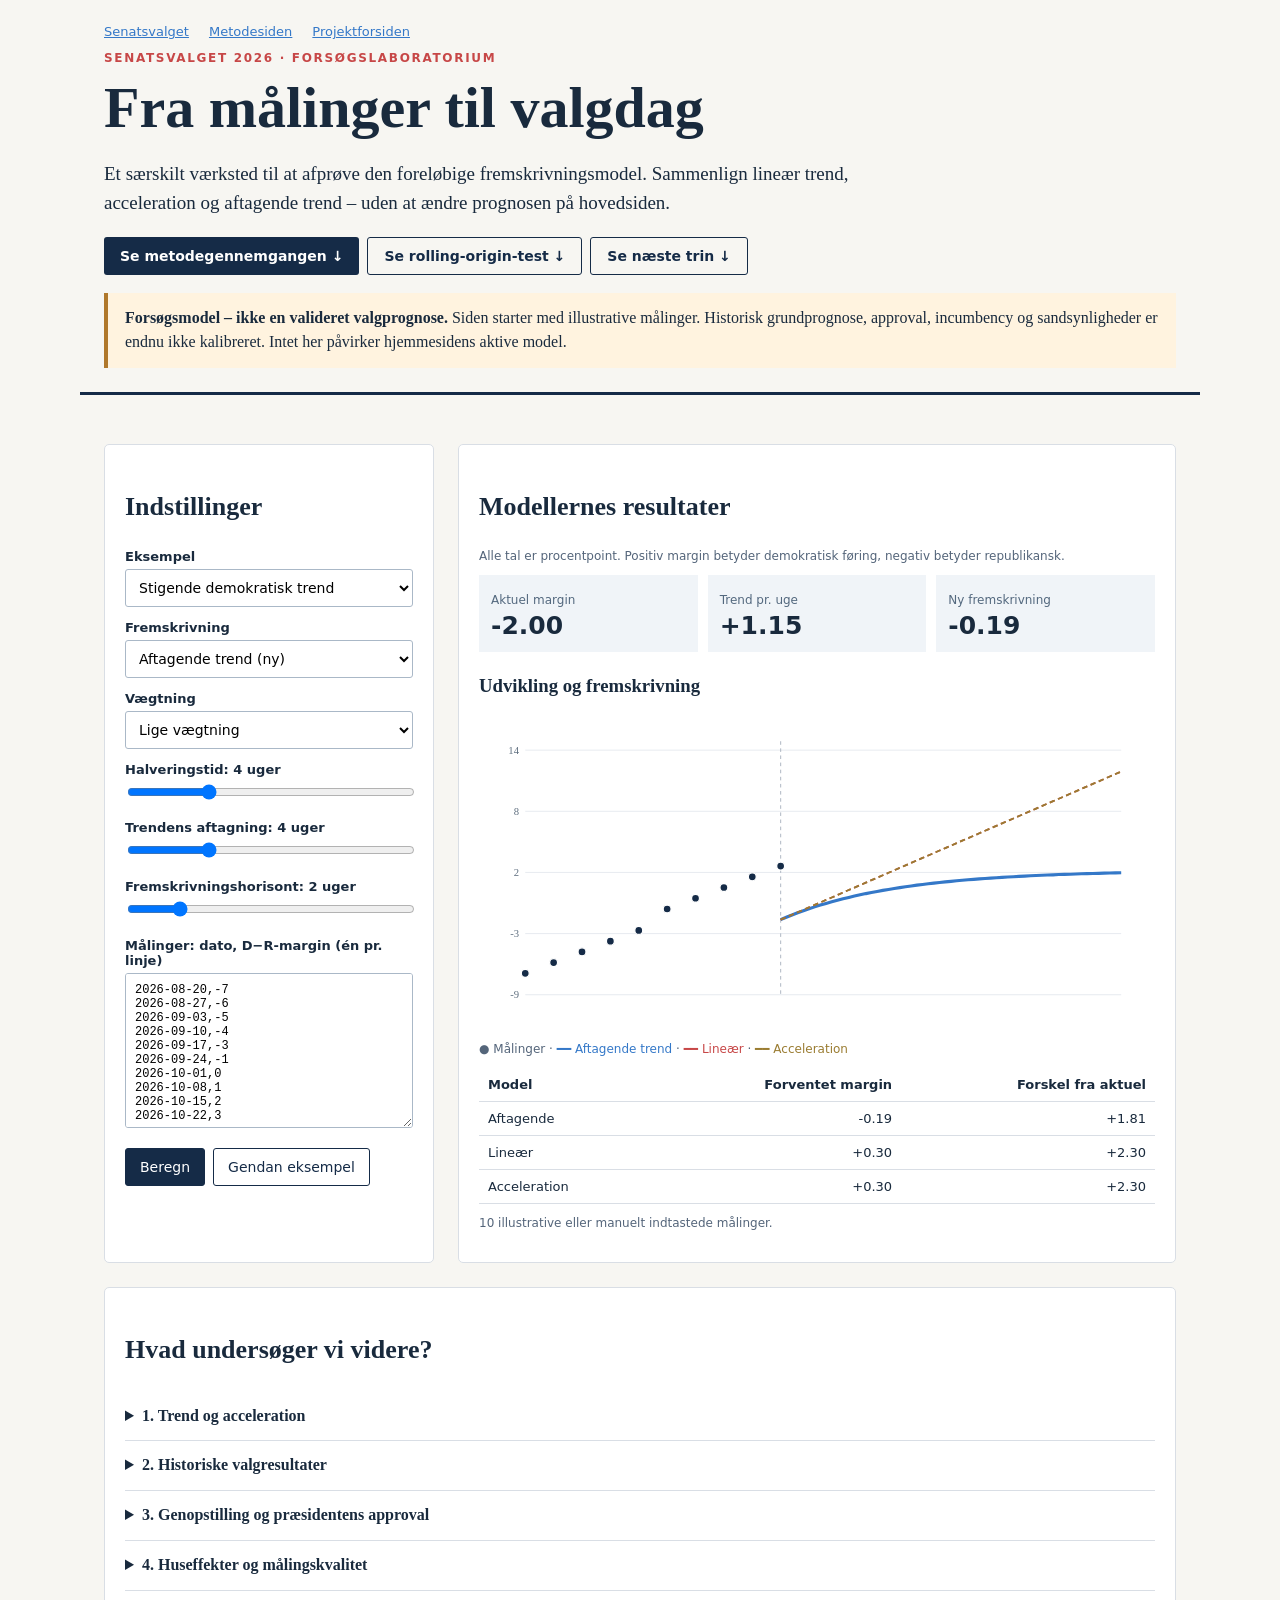
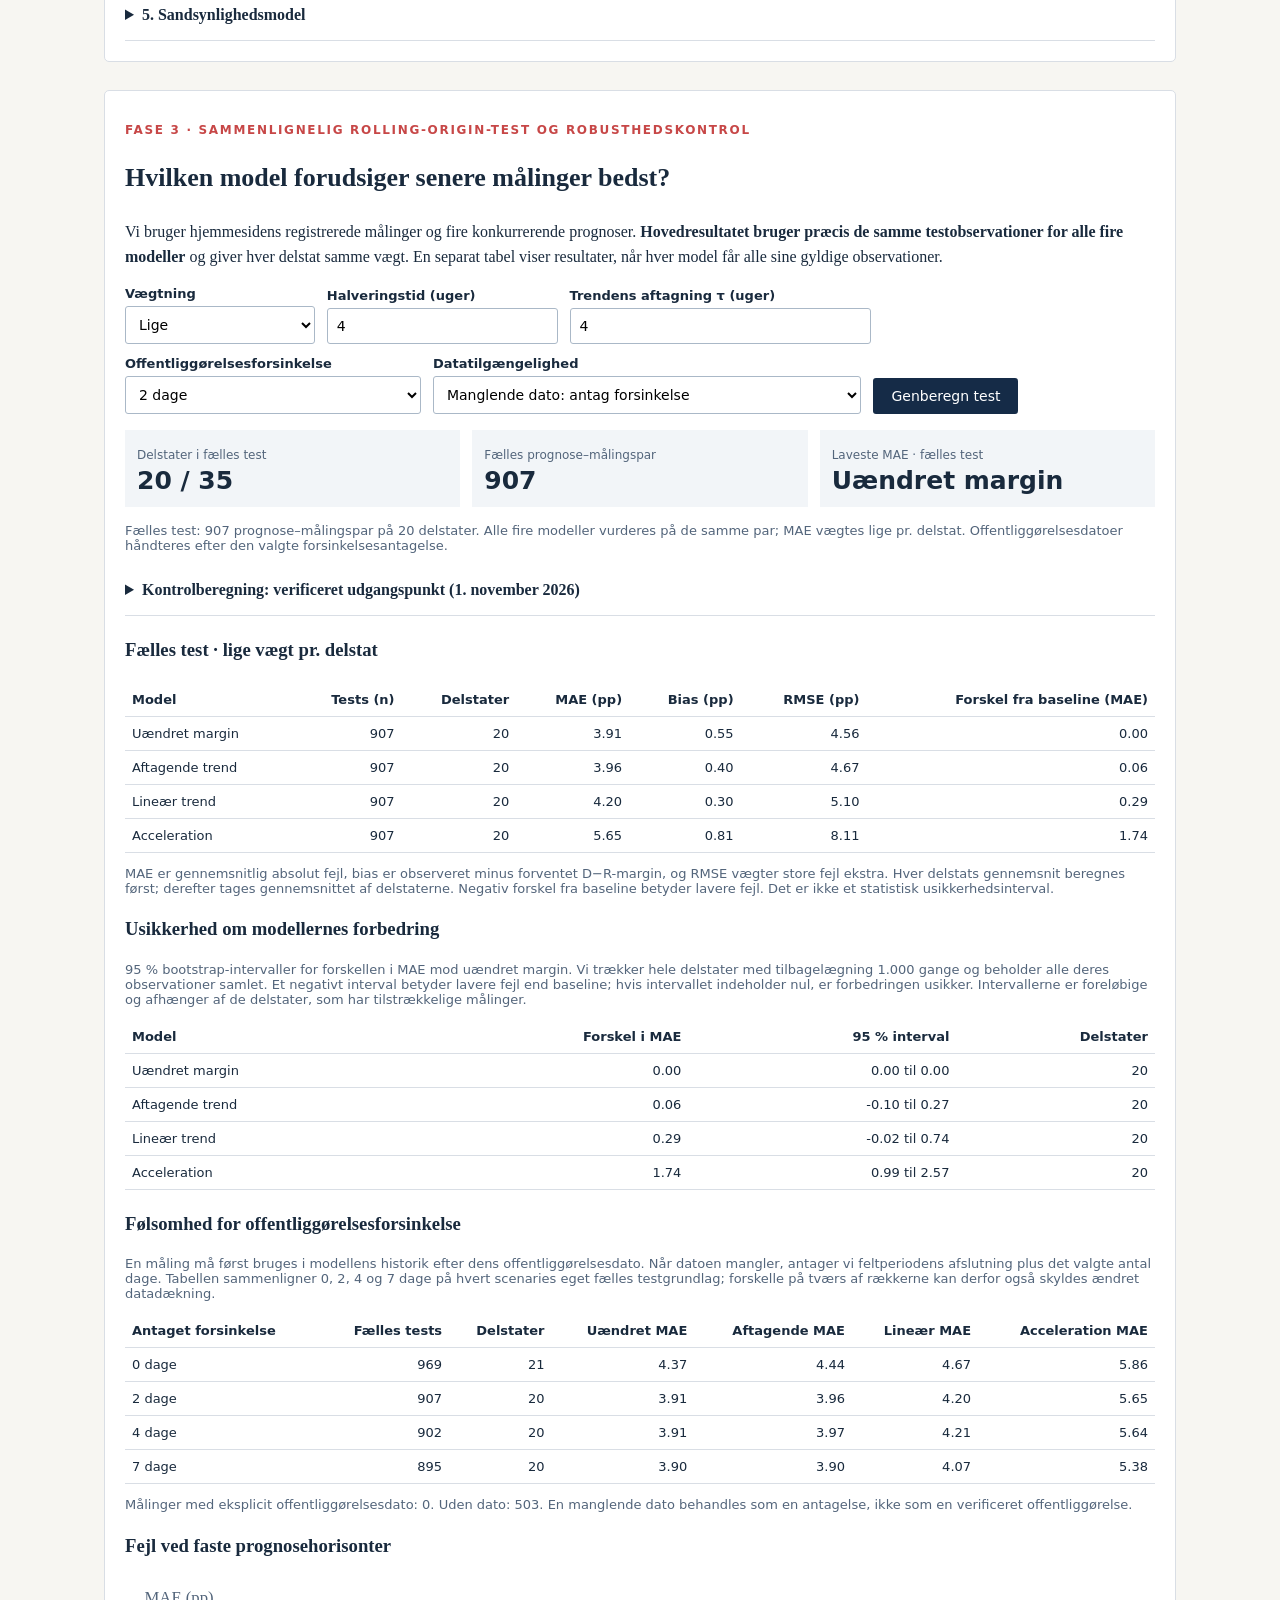
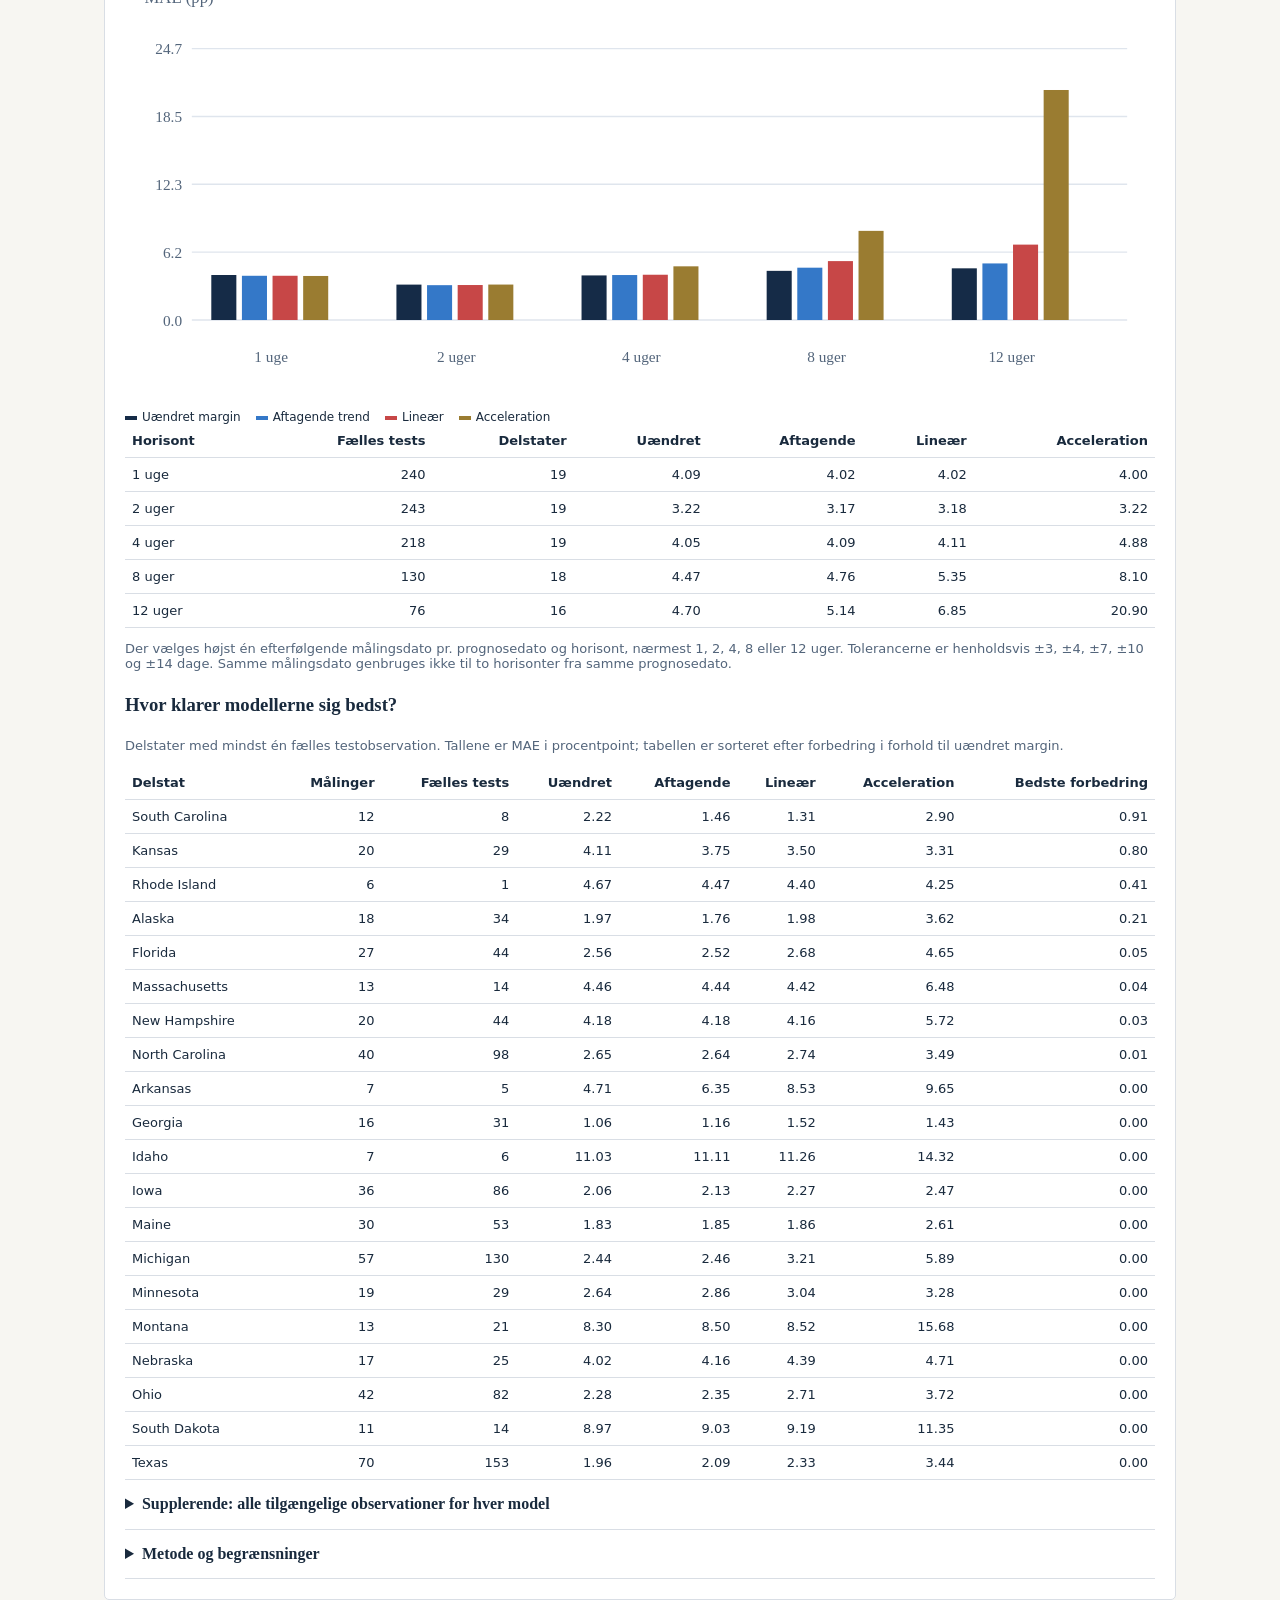
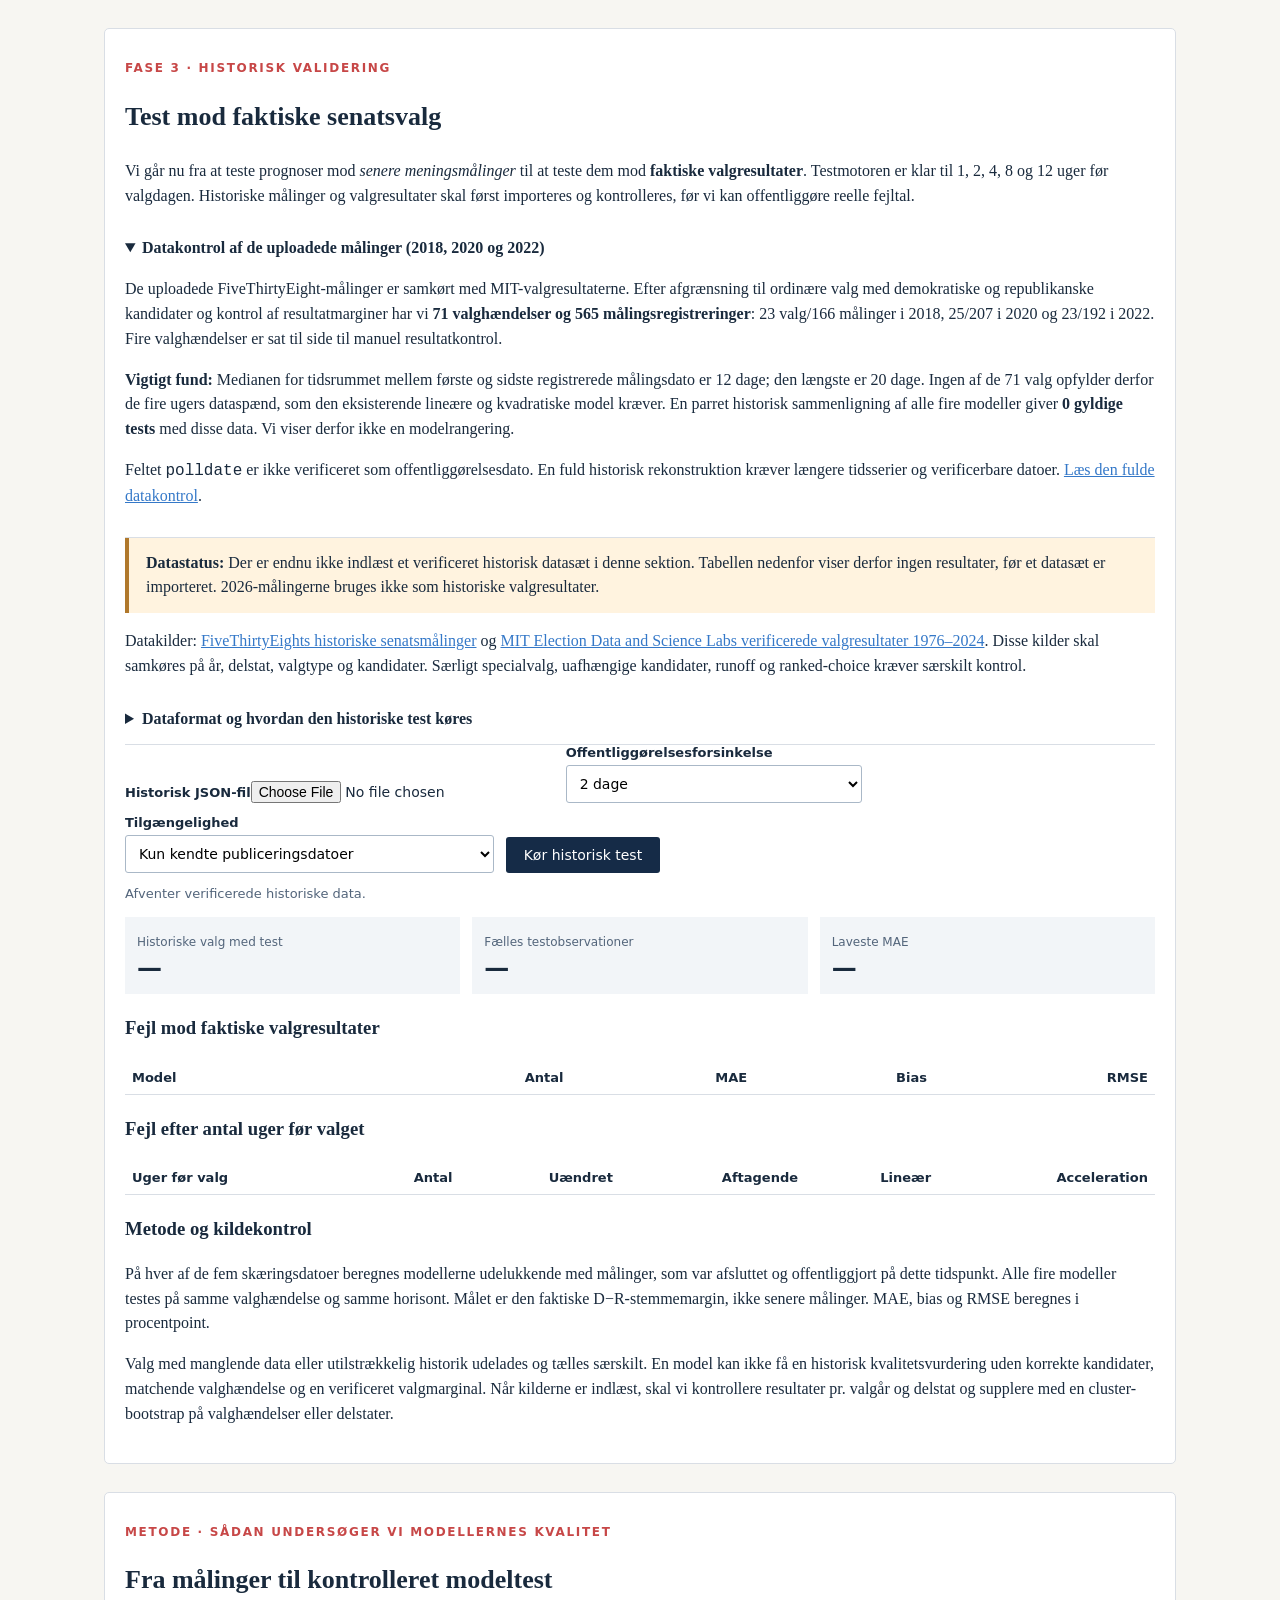
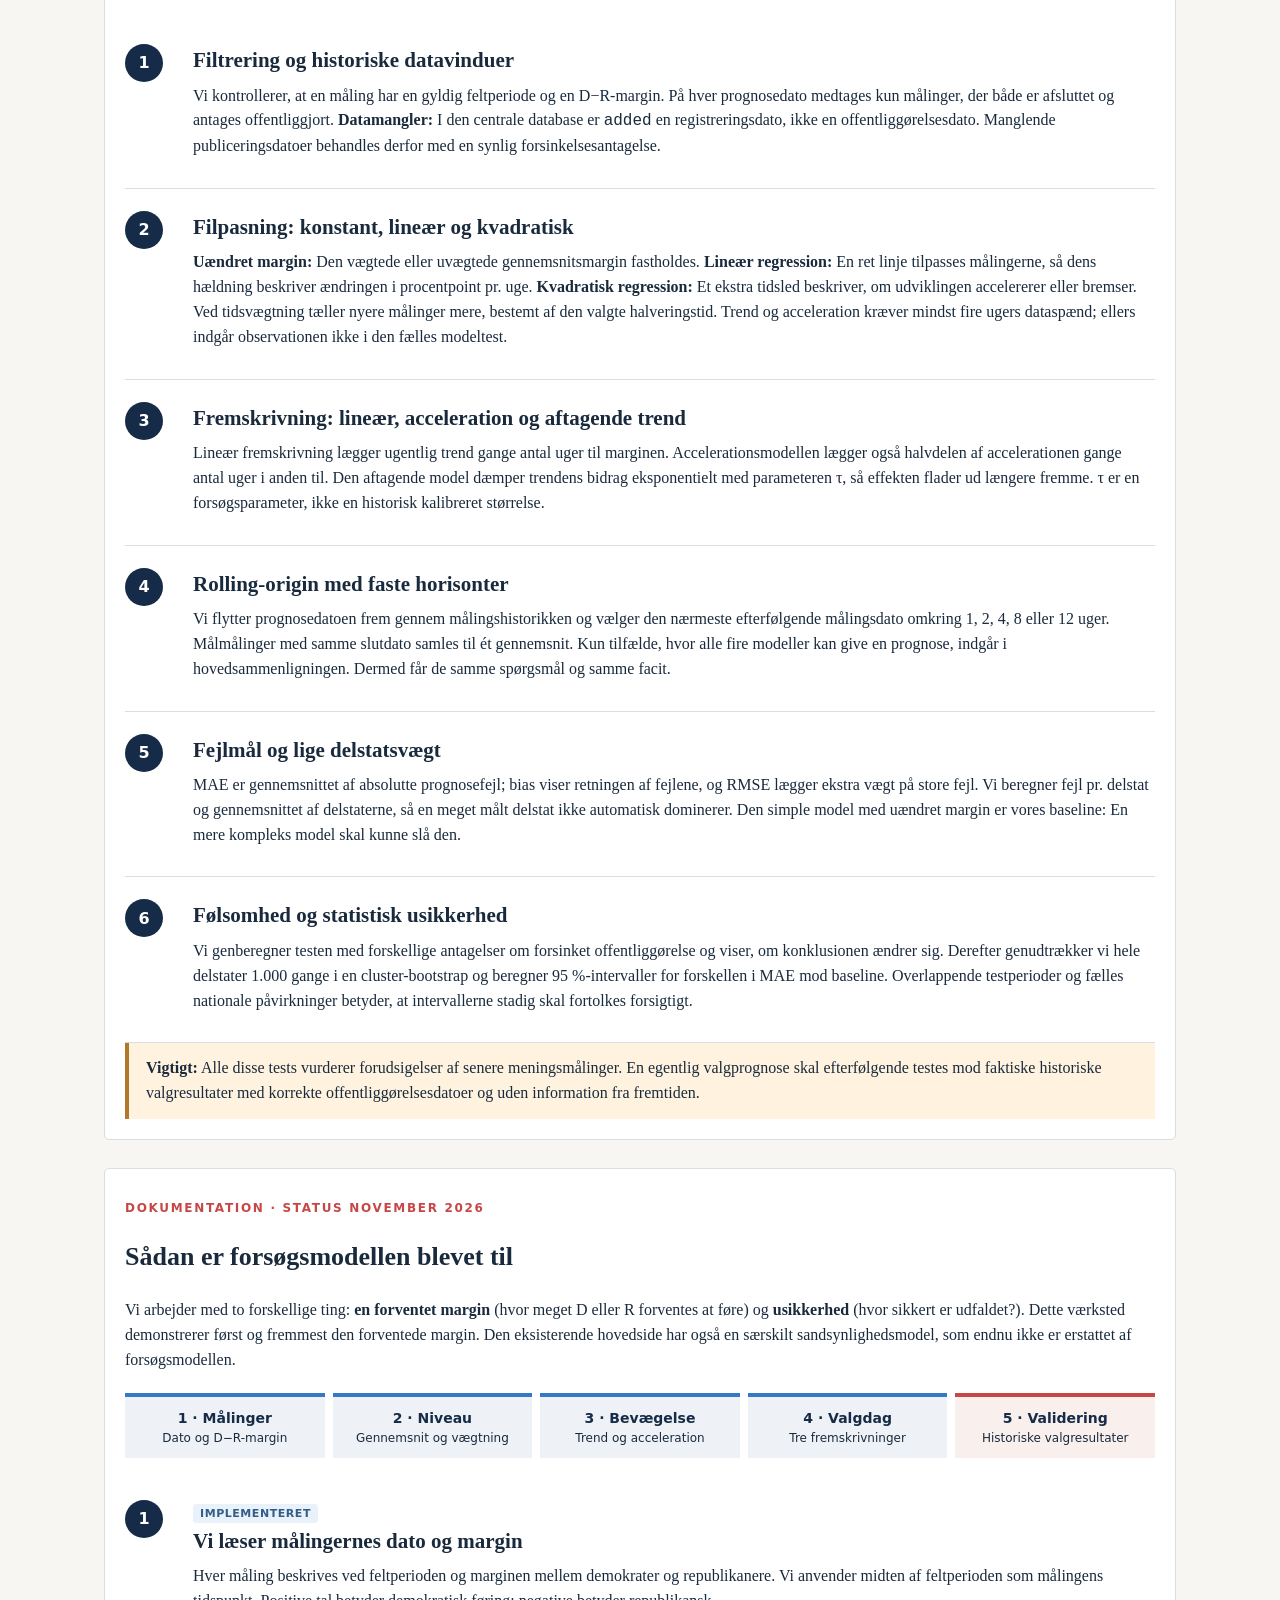
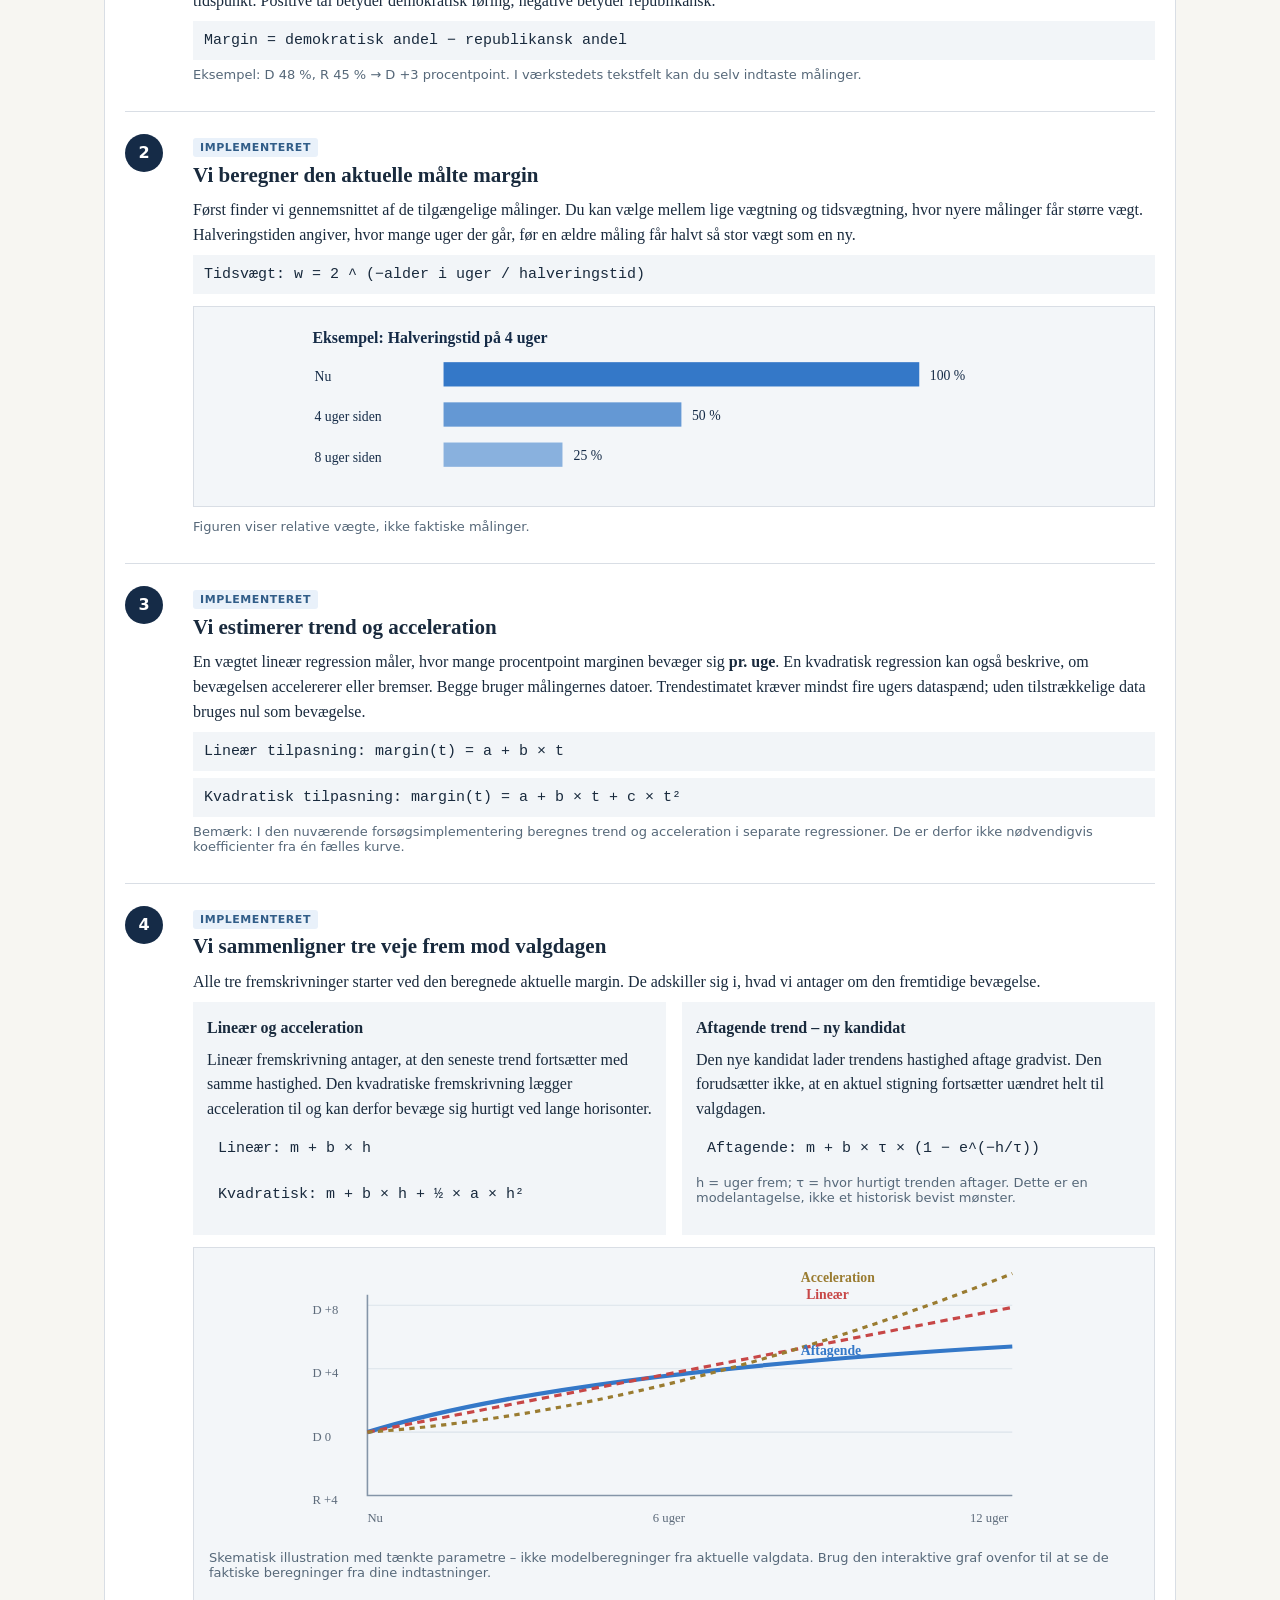
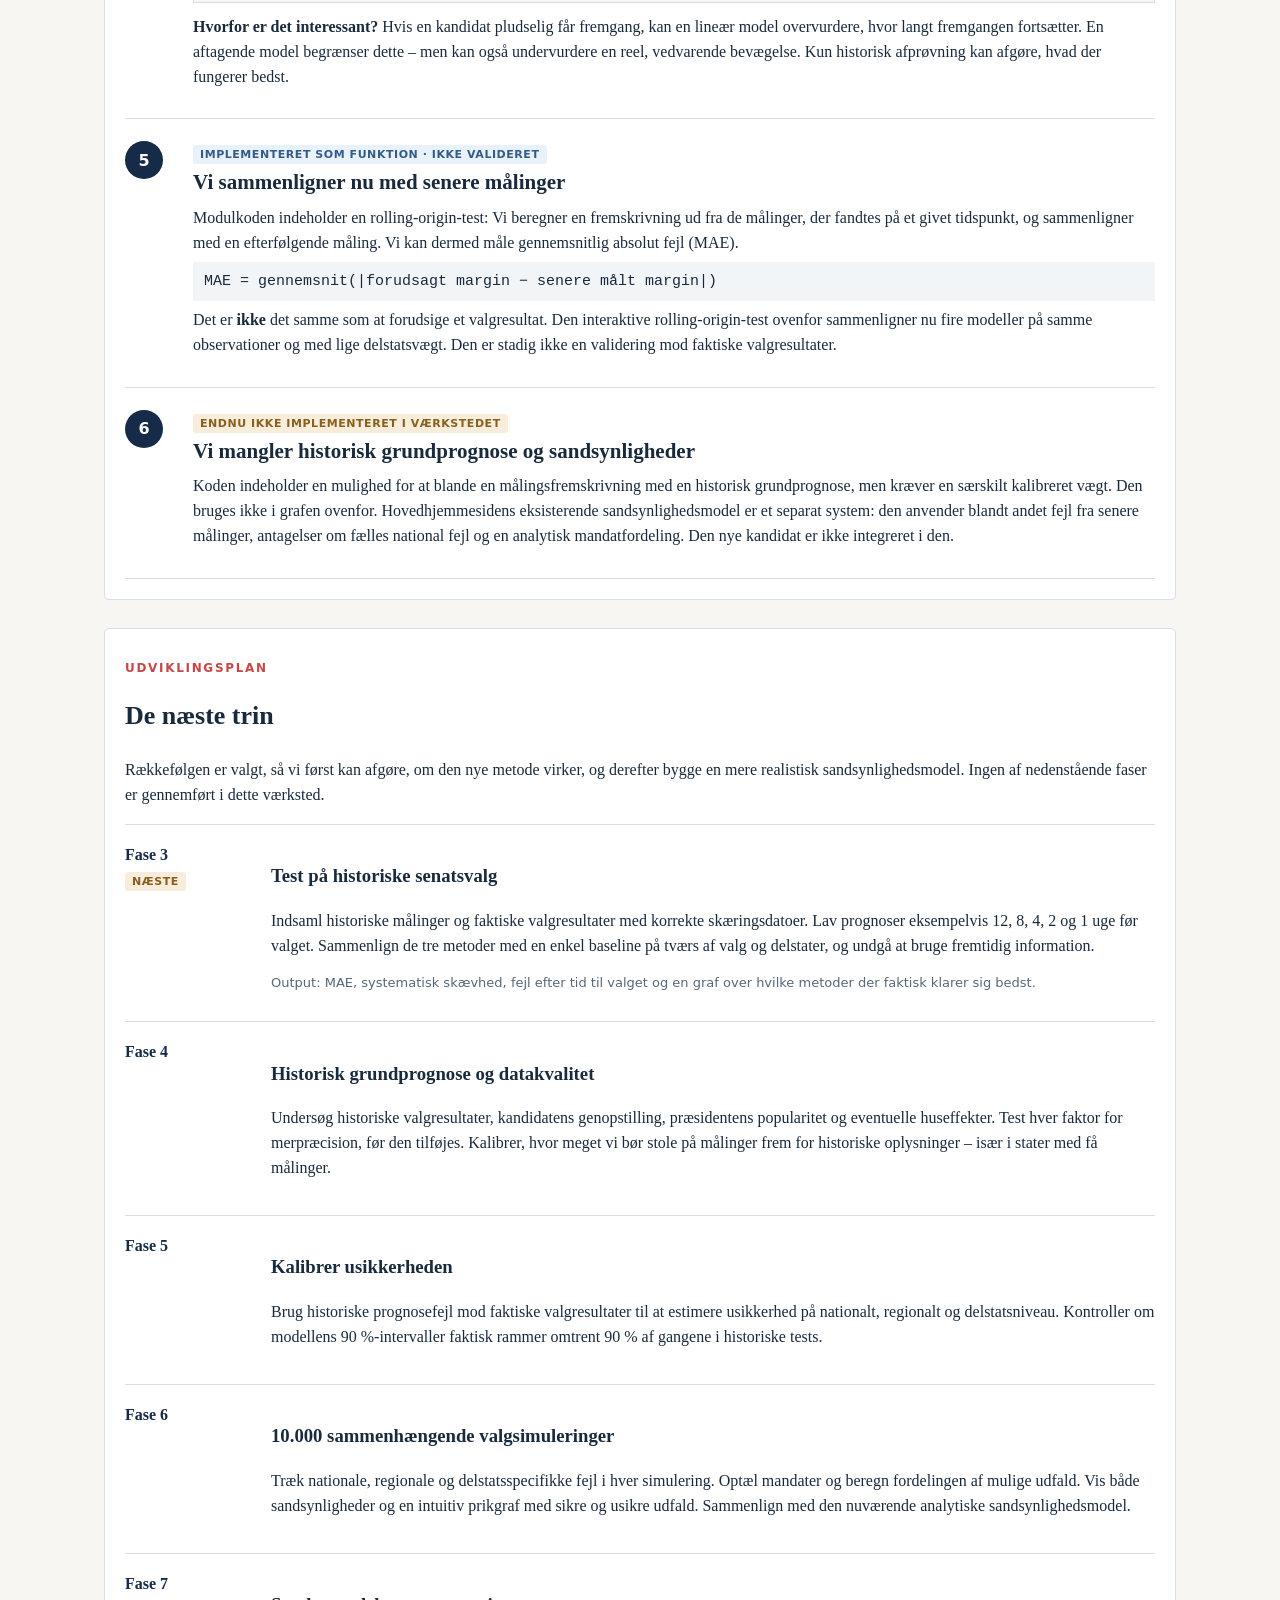
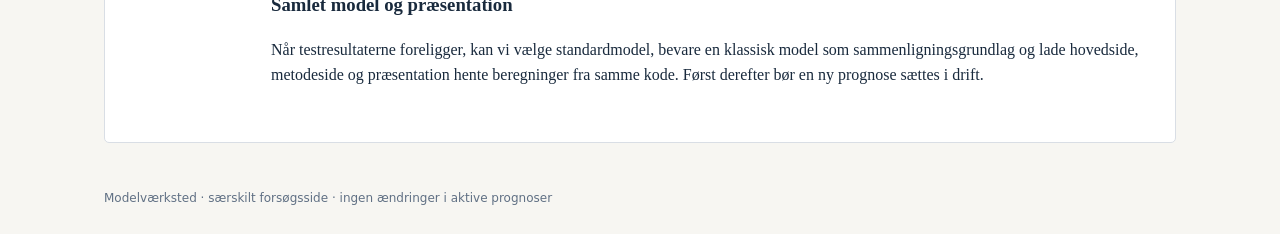
<file: senatsvalg/modelvaerksted.html>
<!doctype html>
<html lang="da"><head><meta charset="utf-8"><meta name="viewport" content="width=device-width,initial-scale=1">
<title>Modelværksted – Senatsvalget 2026</title>
<style>
:root{--ink:#152b47;--blue:#3478c8;--red:#c74747;--paper:#f7f6f2;--line:#d9dee5}
*{box-sizing:border-box}body{margin:0;background:var(--paper);color:#192a3d;font:16px/1.55 Georgia,serif}
header,main,footer{max-width:1120px;margin:auto;padding:24px}header{border-bottom:3px solid var(--ink)}
nav{display:flex;gap:20px;flex-wrap:wrap;font:13px system-ui}a{color:var(--blue)}
.kicker{font:700 12px system-ui;letter-spacing:.14em;text-transform:uppercase;color:var(--red)}
h1{font-size:clamp(32px,5vw,58px);line-height:1.08;margin:10px 0}h2{font-size:26px}
.lead{font-size:19px;max-width:780px}.note{background:#fff3df;border-left:4px solid #b0782b;padding:13px 17px}
.layout{display:grid;grid-template-columns:minmax(250px,330px) 1fr;gap:24px;margin-top:25px}
.panel{background:#fff;border:1px solid var(--line);padding:20px;border-radius:5px;min-width:0}
label{display:block;font:600 13px system-ui;margin:13px 0 5px}
input,select,textarea,button{font:14px system-ui}input[type=number],select,textarea{width:100%;padding:9px;border:1px solid #aab8c7;border-radius:3px;background:#fff}
input[type=range]{width:100%}textarea{min-height:155px;font-family:monospace;font-size:12px}
button{padding:10px 14px;border:1px solid var(--ink);background:var(--ink);color:#fff;border-radius:3px;cursor:pointer}
button.secondary{background:white;color:var(--ink)}.controls{display:flex;gap:8px;flex-wrap:wrap;margin-top:12px}
.stats{display:grid;grid-template-columns:repeat(3,minmax(0,1fr));gap:10px}.stat{background:#f0f4f8;padding:12px}
.stat strong{display:block;font:700 25px system-ui}.stat small{font:12px system-ui;color:#53687e}
svg{display:block;width:100%;height:auto}.legend{font:12px system-ui;color:#54657a}
table{width:100%;border-collapse:collapse;font:13px system-ui}th,td{padding:9px;border-bottom:1px solid var(--line);text-align:right}th:first-child,td:first-child{text-align:left}
details{border-bottom:1px solid var(--line);padding:12px 0}summary{cursor:pointer;font-weight:bold}
footer{font:12px system-ui;color:#607084}
@media(max-width:760px){.layout{grid-template-columns:1fr}.stats{grid-template-columns:1fr 1fr}header,main,footer{padding:16px}}

.journey{margin-top:28px}.step{display:grid;grid-template-columns:52px 1fr;gap:16px;padding:22px 0;border-bottom:1px solid var(--line)}.stepno{background:#152b47;color:white;width:38px;height:38px;display:grid;place-items:center;border-radius:50%;font:700 16px system-ui}.step h3{margin:0 0 5px;font-size:21px}.step p{margin:7px 0}.tag{display:inline-block;font:700 11px system-ui;text-transform:uppercase;letter-spacing:.05em;color:#315d88;background:#e9f1fa;padding:3px 7px;border-radius:3px}.tag.todo{background:#f7edda;color:#88601e}.mini{font:13px system-ui;color:#566879}.formula{font:15px ui-monospace,monospace;background:#f2f5f8;padding:11px;overflow:auto}.diagram{display:grid;grid-template-columns:repeat(5,minmax(0,1fr));gap:8px;margin:20px 0}.diagram div{background:#eef2f7;border-top:4px solid #3478c8;padding:13px 9px;text-align:center;font:12px system-ui}.diagram strong{display:block;font:700 14px system-ui;color:#152b47;margin-bottom:5px}.diagram .pending{border-top-color:#c74747;background:#f9f0ed}.phase{display:grid;grid-template-columns:130px 1fr;gap:16px;border-top:1px solid var(--line);padding:18px 0}.phase strong{color:#152b47}.illustration{background:#f3f6f9;border:1px solid var(--line);padding:15px;margin:12px 0}.illustration svg{max-width:740px;margin:auto}.two{display:grid;grid-template-columns:1fr 1fr;gap:16px}.two>div{background:#f2f5f8;padding:14px}.two h4{margin:0 0 7px}@media(max-width:760px){.diagram{grid-template-columns:1fr 1fr}.phase{grid-template-columns:1fr}.two{grid-template-columns:1fr}}
.test-toolbar{display:flex;flex-wrap:wrap;gap:12px;align-items:end}.test-toolbar label{margin:0;min-width:120px}.test-toolbar select,.test-toolbar input{margin-top:5px}.test-toolbar button{padding:10px 18px;background:#152b47;color:white;border:0;border-radius:3px;cursor:pointer}.test-kpis{display:grid;grid-template-columns:repeat(3,minmax(0,1fr));gap:12px;margin:16px 0}.test-kpis>div{padding:12px;background:#f2f5f8}.test-kpis strong{font:700 25px system-ui;display:block}.test-kpis small{font:12px system-ui;color:#53657b}.test-table{width:100%;border-collapse:collapse;font:13px system-ui}.test-table th,.test-table td{padding:9px 7px;text-align:right;border-bottom:1px solid #d9dee5}.test-table th:first-child,.test-table td:first-child{text-align:left}.test-table-wrap{overflow:auto}.test-chart{width:100%;height:auto}.test-legend{font:12px system-ui;display:flex;gap:15px;flex-wrap:wrap}.test-legend span:before{content:"";display:inline-block;width:12px;height:4px;background:var(--swatch);vertical-align:middle;margin-right:5px}.test-muted{font:13px system-ui;color:#53657b}@media(max-width:600px){.test-kpis{grid-template-columns:1fr 1fr}}</style></head>
<body><header><nav><a href="senatsvalg.html">Senatsvalget</a><a href="metode.html">Metodesiden</a><a href="../index.html">Projektforsiden</a></nav>
<p class="kicker">Senatsvalget 2026 · Forsøgslaboratorium</p><h1>Fra målinger til valgdag</h1>
<p class="lead">Et særskilt værksted til at afprøve den foreløbige fremskrivningsmodel. Sammenlign lineær trend, acceleration og aftagende trend – uden at ændre prognosen på hovedsiden.</p>
<div class="controls" style="margin:18px 0"><a href="#metode-trin" style="display:inline-block;background:#152b47;color:white;padding:11px 16px;border-radius:3px;font:700 14px system-ui;text-decoration:none">Se metodegennemgangen ↓</a><a href="#rolling-origin" style="display:inline-block;border:1px solid #152b47;color:#152b47;padding:10px 16px;border-radius:3px;font:700 14px system-ui;text-decoration:none">Se rolling-origin-test ↓</a><a href="#naeste-trin" style="display:inline-block;border:1px solid #152b47;color:#152b47;padding:10px 16px;border-radius:3px;font:700 14px system-ui;text-decoration:none">Se næste trin ↓</a></div>
<div class="note"><strong>Forsøgsmodel – ikke en valideret valgprognose.</strong> Siden starter med illustrative målinger. Historisk grundprognose, approval, incumbency og sandsynligheder er endnu ikke kalibreret. Intet her påvirker hjemmesidens aktive model.</div></header>
<main><div class="layout"><section class="panel"><h2>Indstillinger</h2>
<label for="scenario">Eksempel</label><select id="scenario"><option value="rising">Stigende demokratisk trend</option><option value="falling">Stigende republikansk trend</option><option value="flat">Stabile målinger</option></select>
<label for="kind">Fremskrivning</label><select id="kind"><option value="damped">Aftagende trend (ny)</option><option value="linear">Lineær trend</option><option value="quadratic">Trend og acceleration</option></select>
<label for="weighted">Vægtning</label><select id="weighted"><option value="false">Lige vægtning</option><option value="true">Tidsvægtning</option></select>
<label for="half">Halveringstid: <output id="halfOut">4</output> uger</label><input id="half" type="range" min="1" max="12" value="4">
<label for="tau">Trendens aftagning: <output id="tauOut">4</output> uger</label><input id="tau" type="range" min="1" max="12" value="4" step=".5">
<label for="horizon">Fremskrivningshorisont: <output id="horizonOut">2</output> uger</label><input id="horizon" type="range" min="0" max="12" value="2" step=".5">
<label for="points">Målinger: dato, D−R-margin (én pr. linje)</label><textarea id="points" spellcheck="false"></textarea>
<div class="controls"><button id="apply">Beregn</button><button class="secondary" id="reset">Gendan eksempel</button></div>
<p id="error" role="alert" style="color:#a52e2e;font:13px system-ui"></p>
</section>
<section class="panel"><h2>Modellernes resultater</h2><p class="legend">Alle tal er procentpoint. Positiv margin betyder demokratisk føring, negativ betyder republikansk.</p>
<div class="stats"><div class="stat"><small>Aktuel margin</small><strong id="margin">—</strong></div><div class="stat"><small>Trend pr. uge</small><strong id="trend">—</strong></div><div class="stat"><small>Ny fremskrivning</small><strong id="forecast">—</strong></div></div>
<h3>Udvikling og fremskrivning</h3><svg id="chart" viewBox="0 0 760 350" role="img" aria-label="Graf over illustrative målinger og tre fremskrivninger"></svg>
<p class="legend">● Målinger · <span style="color:#3478c8">━━ Aftagende trend</span> · <span style="color:#c74747">━━ Lineær</span> · <span style="color:#9a7c31">━━ Acceleration</span></p>
<table><thead><tr><th>Model</th><th>Forventet margin</th><th>Forskel fra aktuel</th></tr></thead><tbody id="comparison"></tbody></table>
<p class="legend" id="coverage"></p></section></div>
<section class="panel" style="margin-top:24px"><h2>Hvad undersøger vi videre?</h2>
<details><summary>1. Trend og acceleration</summary><p>Vi tester, om en aftagende trend giver mere stabile fremskrivninger end lineær og kvadratisk ekstrapolation. Parameteren for aftagning er foreløbig et eksperiment, ikke en historisk estimeret størrelse.</p></details>
<details><summary>2. Historiske valgresultater</summary><p>En historisk grundprognose skal på sigt kombineres med målingerne. Vægten skal bestemmes af historiske tests, især ved få eller ingen målinger.</p></details>
<details><summary>3. Genopstilling og præsidentens approval</summary><p>Vi undersøger, om disse faktorer tilfører prognoseværdi efter målinger og historisk politisk udgangspunkt. Ingen automatiske tillæg anvendes endnu.</p></details>
<details><summary>4. Huseffekter og målingskvalitet</summary><p>Den eksisterende forsøgsmodel har allerede relative huseffekter. Disse skal valideres særskilt, inden de indgår i den endelige model.</p></details>
<details><summary>5. Sandsynlighedsmodel</summary><p>Den næste fase skal teste nationale, regionale og lokale fejl og deres betydning for delstatschancer og mandatfordeling. Denne side viser indtil videre kun forventede marginer.</p></details>
</section>
<section class="panel journey" id="rolling-origin" style="scroll-margin-top:20px">
<p class="kicker">Fase 3 · Sammenlignelig rolling-origin-test og robusthedskontrol</p><h2>Hvilken model forudsiger senere målinger bedst?</h2>
<p>Vi bruger hjemmesidens registrerede målinger og fire konkurrerende prognoser. <strong>Hovedresultatet bruger præcis de samme testobservationer for alle fire modeller</strong> og giver hver delstat samme vægt. En separat tabel viser resultater, når hver model får alle sine gyldige observationer.</p>
<div class="test-toolbar"><label>Vægtning<select id="testWeighted"><option value="false">Lige</option><option value="true">Tidsvægtet</option></select></label><label>Halveringstid (uger)<input id="testHalf" type="number" min="1" max="24" value="4"></label><label>Trendens aftagning τ (uger)<input id="testTau" type="number" min="0.5" max="24" step="0.5" value="4"></label><label>Offentliggørelsesforsinkelse<select id="testLag"><option value="0">0 dage</option><option value="2" selected>2 dage</option><option value="4">4 dage</option><option value="7">7 dage</option></select></label><label>Datatilgængelighed<select id="testPublication"><option value="false">Manglende dato: antag forsinkelse</option><option value="true">Kun verificerede datoer</option></select></label><button id="runRolling" type="button">Genberegn test</button></div>
<div class="test-kpis"><div><small>Delstater i fælles test</small><strong id="testStates">—</strong></div><div><small>Fælles prognose–målingspar</small><strong id="testPairs">—</strong></div><div><small>Laveste MAE · fælles test</small><strong id="testBest">—</strong></div></div>
<p id="testStatus" class="test-muted" role="status"></p>
<details><summary>Kontrolberegning: verificeret udgangspunkt (1. november 2026)</summary>
<p>Testmotoren er afviklet direkte på den centrale målingsdatabase med 458 registrerede målingsobservationer, lige vægtning, halveringstid 4 uger, τ = 4 uger og antaget offentliggørelsesforsinkelse 2 dage. Den fælles sammenligning omfatter <strong>834 prognose–målingspar fra 20 delstater</strong>. MAE, lige vægt pr. delstat: uændret margin <strong>4,14</strong>; aftagende trend <strong>4,20</strong>; lineær <strong>4,44</strong>; acceleration <strong>5,89</strong> procentpoint. De beregnede forskelle mod baseline er henholdsvis +0,06, +0,30 og +1,75 pp.</p>
<p>Med 1.000 deterministisk reproducerbare bootstrap-gentagelser er 95 %-intervallerne for forskellen mod baseline: aftagende trend −0,10 til +0,26; lineær −0,02 til +0,75; acceleration +0,98 til +2,59 pp. Det betyder, at en forværring ikke er sikkert dokumenteret for de to første modeller, mens accelerationsmodellen klarer sig tydeligt dårligere i denne målingstest.</p>
<p>Kontrol af datatilgængelighed: <strong>0 ud af 458</strong> målinger har en eksplicit offentliggørelsesdato i de felter, testmotoren genkender. Den strenge test med kun verificerede offentliggørelsesdatoer giver derfor ingen testobservationer. Den viste hovedtest er en <strong>følsomhedsanalyse baseret på en antagelse</strong>, ikke en verificeret rekonstruktion af historisk tilgængelige målinger.</p>
<p>Følsomhed: Ved 0, 2, 4 og 7 dages antaget forsinkelse er antallet af fælles par henholdsvis 896, 834, 829 og 822. Baselinens MAE er henholdsvis 4,54, 4,14, 4,14 og 4,16 pp. Forskellen mellem disse scenarier afspejler også ændret testgrundlag. Tallene er en fast kontrolberegning og opdateres ikke automatisk ved senere dataændringer eller ændrede indstillinger; de dynamiske tabeller ovenfor er gældende for den aktuelle beregning.</p>
</details><h3>Fælles test · lige vægt pr. delstat</h3><div class="test-table-wrap"><table class="test-table"><thead><tr><th>Model</th><th>Tests (n)</th><th>Delstater</th><th>MAE (pp)</th><th>Bias (pp)</th><th>RMSE (pp)</th><th>Forskel fra baseline (MAE)</th></tr></thead><tbody id="testOverall"></tbody></table></div>
<p class="test-muted">MAE er gennemsnitlig absolut fejl, bias er observeret minus forventet D−R-margin, og RMSE vægter store fejl ekstra. Hver delstats gennemsnit beregnes først; derefter tages gennemsnittet af delstaterne. Negativ forskel fra baseline betyder lavere fejl. Det er ikke et statistisk usikkerhedsinterval.</p>
<h3>Usikkerhed om modellernes forbedring</h3><p class="test-muted">95 % bootstrap-intervaller for forskellen i MAE mod uændret margin. Vi trækker hele delstater med tilbagelægning 1.000 gange og beholder alle deres observationer samlet. Et negativt interval betyder lavere fejl end baseline; hvis intervallet indeholder nul, er forbedringen usikker. Intervallerne er foreløbige og afhænger af de delstater, som har tilstrækkelige målinger.</p><div class="test-table-wrap"><table class="test-table"><thead><tr><th>Model</th><th>Forskel i MAE</th><th>95 % interval</th><th>Delstater</th></tr></thead><tbody id="testBootstrap"></tbody></table></div>
<h3>Følsomhed for offentliggørelsesforsinkelse</h3><p class="test-muted">En måling må først bruges i modellens historik efter dens offentliggørelsesdato. Når datoen mangler, antager vi feltperiodens afslutning plus det valgte antal dage. Tabellen sammenligner 0, 2, 4 og 7 dage på hvert scenaries eget fælles testgrundlag; forskelle på tværs af rækkerne kan derfor også skyldes ændret datadækning.</p><div class="test-table-wrap"><table class="test-table"><thead><tr><th>Antaget forsinkelse</th><th>Fælles tests</th><th>Delstater</th><th>Uændret MAE</th><th>Aftagende MAE</th><th>Lineær MAE</th><th>Acceleration MAE</th></tr></thead><tbody id="testSensitivity"></tbody></table></div><p id="testPublicationCoverage" class="test-muted"></p>
<h3>Fejl ved faste prognosehorisonter</h3><svg class="test-chart" id="testChart" viewBox="0 0 740 310" role="img" aria-label="MAE på fælles observationer ved 1, 2, 4, 8 og 12 ugers prognosehorisont"></svg>
<div class="test-legend"><span style="--swatch:#152b47">Uændret margin</span><span style="--swatch:#3478c8">Aftagende trend</span><span style="--swatch:#c74747">Lineær</span><span style="--swatch:#9a7c31">Acceleration</span></div>
<div class="test-table-wrap"><table class="test-table"><thead><tr><th>Horisont</th><th>Fælles tests</th><th>Delstater</th><th>Uændret</th><th>Aftagende</th><th>Lineær</th><th>Acceleration</th></tr></thead><tbody id="testBins"></tbody></table></div>
<p class="test-muted">Der vælges højst én efterfølgende målingsdato pr. prognosedato og horisont, nærmest 1, 2, 4, 8 eller 12 uger. Tolerancerne er henholdsvis ±3, ±4, ±7, ±10 og ±14 dage. Samme målingsdato genbruges ikke til to horisonter fra samme prognosedato.</p>
<h3>Hvor klarer modellerne sig bedst?</h3><p class="test-muted">Delstater med mindst én fælles testobservation. Tallene er MAE i procentpoint; tabellen er sorteret efter forbedring i forhold til uændret margin.</p><div class="test-table-wrap"><table class="test-table"><thead><tr><th>Delstat</th><th>Målinger</th><th>Fælles tests</th><th>Uændret</th><th>Aftagende</th><th>Lineær</th><th>Acceleration</th><th>Bedste forbedring</th></tr></thead><tbody id="testByState"></tbody></table></div>
<details><summary>Supplerende: alle tilgængelige observationer for hver model</summary><p>Disse tal er nyttige til at beskrive modellernes dækning, men <strong>må ikke bruges til direkte rangering</strong>, fordi antallet af tests kan variere.</p><div class="test-table-wrap"><table class="test-table"><thead><tr><th>Model</th><th>Tests</th><th>Delstater</th><th>MAE</th><th>Bias</th><th>RMSE</th></tr></thead><tbody id="testExtended"></tbody></table></div></details>
<details><summary>Metode og begrænsninger</summary><p>Hver prognose bruger kun målinger med afsluttet feltperiode på prognosedatoen. Målmålinger grupperes efter slutdato. Vi har endnu ikke konsekvent offentliggørelsesdatoer, så målinger kan være medtaget, før de reelt blev offentliggjort. Testen er derfor ikke fuldt historisk lækagesikker.</p><p>Alle modeller skal kunne beregnes på samme observation, før den indgår i den fælles test. Det betyder, at delstater med meget få eller kortvarige målingsserier kan være udeladt. Delstater med få fælles tests kan stadig have ustabile estimater. Prognosedatoer overlapper, og fejl er ikke uafhængige. Vi har endnu ikke beregnet usikkerhedsintervaller for forskellene mellem modellerne.</p><p>Usikkerhedsintervallet er en percentilbaseret cluster-bootstrap over delstater (ikke enkeltmålinger), som er bedre egnet til overlappende testobservationer. Det kan stadig undervurdere usikkerhed ved fælles nationale chok, og det er ikke en test mod valgresultater.</p><p>Hvis ingen målinger har verificerede offentliggørelsesdatoer, vil indstillingen »Kun verificerede datoer« ikke kunne danne prognoser. Vi opfinder ikke disse datoer. Feltet <code>added</code> i databasen er registreringsdato og bruges derfor ikke som offentliggørelsesdato.</p><p>Dette er en test mod <strong>senere meningsmålinger</strong>, ikke mod faktiske valgresultater. Resultaterne viser ikke i sig selv, hvilken model der bedst forudsiger valget.</p></details>
</section><section class="panel journey" id="historiske-valg" style="scroll-margin-top:20px">
<p class="kicker">Fase 3 · Historisk validering</p><h2>Test mod faktiske senatsvalg</h2>
<p>Vi går nu fra at teste prognoser mod <em>senere meningsmålinger</em> til at teste dem mod <strong>faktiske valgresultater</strong>. Testmotoren er klar til 1, 2, 4, 8 og 12 uger før valgdagen. Historiske målinger og valgresultater skal først importeres og kontrolleres, før vi kan offentliggøre reelle fejltal.</p>
<details open><summary>Datakontrol af de uploadede målinger (2018, 2020 og 2022)</summary><p>De uploadede FiveThirtyEight-målinger er samkørt med MIT-valgresultaterne. Efter afgrænsning til ordinære valg med demokratiske og republikanske kandidater og kontrol af resultatmarginer har vi <strong>71 valghændelser og 565 målingsregistreringer</strong>: 23 valg/166 målinger i 2018, 25/207 i 2020 og 23/192 i 2022. Fire valghændelser er sat til side til manuel resultatkontrol.</p><p><strong>Vigtigt fund:</strong> Medianen for tidsrummet mellem første og sidste registrerede målingsdato er 12 dage; den længste er 20 dage. Ingen af de 71 valg opfylder derfor de fire ugers dataspænd, som den eksisterende lineære og kvadratiske model kræver. En parret historisk sammenligning af alle fire modeller giver <strong>0 gyldige tests</strong> med disse data. Vi viser derfor ikke en modelrangering.</p><p>Feltet <code>polldate</code> er ikke verificeret som offentliggørelsesdato. En fuld historisk rekonstruktion kræver længere tidsserier og verificerbare datoer. <a href="data/historical-audit-2018-2022.md">Læs den fulde datakontrol</a>.</p></details>
<div class="note"><strong>Datastatus:</strong> Der er endnu ikke indlæst et verificeret historisk datasæt i denne sektion. Tabellen nedenfor viser derfor ingen resultater, før et datasæt er importeret. 2026-målingerne bruges ikke som historiske valgresultater.</div>
<p>Datakilder: <a href="https://projects.fivethirtyeight.com/polls-page/data/senate_polls_historical.csv" target="_blank" rel="noopener">FiveThirtyEights historiske senatsmålinger</a> og <a href="https://doi.org/10.7910/DVN/PEJ5QU" target="_blank" rel="noopener">MIT Election Data and Science Labs verificerede valgresultater 1976–2024</a>. Disse kilder skal samkøres på år, delstat, valgtype og kandidater. Særligt specialvalg, uafhængige kandidater, runoff og ranked-choice kræver særskilt kontrol.</p>
<details><summary>Dataformat og hvordan den historiske test køres</summary><p>Importér en JSON-fil med en liste over valghændelser. Hver hændelse skal have <code>year</code>, <code>state</code>, <code>electionDate</code> (YYYY-MM-DD), <code>resultMargin</code> (faktisk D−R-margin i procentpoint) og <code>points</code> (målinger med <code>x</code>, <code>end</code>, <code>y</code> og gerne <code>published</code>). Ingen resultater beregnes uden et eksplicit faktisk valgresultat.</p><pre style="white-space:pre-wrap;font:12px monospace;background:#f0f2f4;padding:12px">[{"year":2024,"state":"Example State","electionDate":"2024-11-05","resultMargin":1.2,"points":[{"x":"2024-09-01","end":"2024-09-03","published":"2024-09-05","y":0.8}]}]</pre><p>Eksemplet er kun et skema med opdigtede tal og kan ikke give en gyldig modeltest. Historiske data skal verificeres mod kilderne ovenfor. De importerede data bruges kun lokalt i browseren og gemmes ikke automatisk på GitHub.</p></details>
<div class="test-toolbar"><label>Historisk JSON-fil<input id="historyFile" type="file" accept=".json,application/json"></label><label>Offentliggørelsesforsinkelse<select id="historyLag"><option value="0">0 dage</option><option value="2" selected>2 dage</option><option value="4">4 dage</option><option value="7">7 dage</option></select></label><label>Tilgængelighed<select id="historyStrict"><option value="true">Kun kendte publiceringsdatoer</option><option value="false">Tillad antaget forsinkelse</option></select></label><button id="historyRun" type="button">Kør historisk test</button></div>
<p class="test-muted" id="historyStatus" role="status">Afventer verificerede historiske data.</p>
<div class="test-kpis"><div><small>Historiske valg med test</small><strong id="historyRaces">—</strong></div><div><small>Fælles testobservationer</small><strong id="historyTests">—</strong></div><div><small>Laveste MAE</small><strong id="historyBest">—</strong></div></div>
<h3>Fejl mod faktiske valgresultater</h3><div class="test-table-wrap"><table class="test-table"><thead><tr><th>Model</th><th>Antal</th><th>MAE</th><th>Bias</th><th>RMSE</th></tr></thead><tbody id="historyOverall"></tbody></table></div>
<h3>Fejl efter antal uger før valget</h3><div class="test-table-wrap"><table class="test-table"><thead><tr><th>Uger før valg</th><th>Antal</th><th>Uændret</th><th>Aftagende</th><th>Lineær</th><th>Acceleration</th></tr></thead><tbody id="historyHorizon"></tbody></table></div>
<h3>Metode og kildekontrol</h3><p>På hver af de fem skæringsdatoer beregnes modellerne udelukkende med målinger, som var afsluttet og offentliggjort på dette tidspunkt. Alle fire modeller testes på samme valghændelse og samme horisont. Målet er den faktiske D−R-stemmemargin, ikke senere målinger. MAE, bias og RMSE beregnes i procentpoint.</p><p>Valg med manglende data eller utilstrækkelig historik udelades og tælles særskilt. En model kan ikke få en historisk kvalitetsvurdering uden korrekte kandidater, matchende valghændelse og en verificeret valgmarginal. Når kilderne er indlæst, skal vi kontrollere resultater pr. valgår og delstat og supplere med en cluster-bootstrap på valghændelser eller delstater.</p>
</section><section class="panel journey" id="testforklaring" style="scroll-margin-top:20px">
<p class="kicker">Metode · sådan undersøger vi modellernes kvalitet</p><h2>Fra målinger til kontrolleret modeltest</h2>
<div class="step"><div class="stepno">1</div><div><h3>Filtrering og historiske datavinduer</h3><p>Vi kontrollerer, at en måling har en gyldig feltperiode og en D−R-margin. På hver prognosedato medtages kun målinger, der både er afsluttet og antages offentliggjort. <strong>Datamangler:</strong> I den centrale database er <code>added</code> en registreringsdato, ikke en offentliggørelsesdato. Manglende publiceringsdatoer behandles derfor med en synlig forsinkelsesantagelse.</p></div></div>
<div class="step"><div class="stepno">2</div><div><h3>Filpasning: konstant, lineær og kvadratisk</h3><p><strong>Uændret margin:</strong> Den vægtede eller uvægtede gennemsnitsmargin fastholdes. <strong>Lineær regression:</strong> En ret linje tilpasses målingerne, så dens hældning beskriver ændringen i procentpoint pr. uge. <strong>Kvadratisk regression:</strong> Et ekstra tidsled beskriver, om udviklingen accelererer eller bremser. Ved tidsvægtning tæller nyere målinger mere, bestemt af den valgte halveringstid. Trend og acceleration kræver mindst fire ugers dataspænd; ellers indgår observationen ikke i den fælles modeltest.</p></div></div>
<div class="step"><div class="stepno">3</div><div><h3>Fremskrivning: lineær, acceleration og aftagende trend</h3><p>Lineær fremskrivning lægger ugentlig trend gange antal uger til marginen. Accelerationsmodellen lægger også halvdelen af accelerationen gange antal uger i anden til. Den aftagende model dæmper trendens bidrag eksponentielt med parameteren τ, så effekten flader ud længere fremme. τ er en forsøgsparameter, ikke en historisk kalibreret størrelse.</p></div></div>
<div class="step"><div class="stepno">4</div><div><h3>Rolling-origin med faste horisonter</h3><p>Vi flytter prognosedatoen frem gennem målingshistorikken og vælger den nærmeste efterfølgende målingsdato omkring 1, 2, 4, 8 eller 12 uger. Målmålinger med samme slutdato samles til ét gennemsnit. Kun tilfælde, hvor alle fire modeller kan give en prognose, indgår i hovedsammenligningen. Dermed får de samme spørgsmål og samme facit.</p></div></div>
<div class="step"><div class="stepno">5</div><div><h3>Fejlmål og lige delstatsvægt</h3><p>MAE er gennemsnittet af absolutte prognosefejl; bias viser retningen af fejlene, og RMSE lægger ekstra vægt på store fejl. Vi beregner fejl pr. delstat og gennemsnittet af delstaterne, så en meget målt delstat ikke automatisk dominerer. Den simple model med uændret margin er vores baseline: En mere kompleks model skal kunne slå den.</p></div></div>
<div class="step"><div class="stepno">6</div><div><h3>Følsomhed og statistisk usikkerhed</h3><p>Vi genberegner testen med forskellige antagelser om forsinket offentliggørelse og viser, om konklusionen ændrer sig. Derefter genudtrækker vi hele delstater 1.000 gange i en cluster-bootstrap og beregner 95 %-intervaller for forskellen i MAE mod baseline. Overlappende testperioder og fælles nationale påvirkninger betyder, at intervallerne stadig skal fortolkes forsigtigt.</p></div></div>
<div class="note"><strong>Vigtigt:</strong> Alle disse tests vurderer forudsigelser af senere meningsmålinger. En egentlig valgprognose skal efterfølgende testes mod faktiske historiske valgresultater med korrekte offentliggørelsesdatoer og uden information fra fremtiden.</div>
</section>
<section class="panel journey" id="metode-trin" style="scroll-margin-top:20px"><p class="kicker">Dokumentation · status november 2026</p><h2>Sådan er forsøgsmodellen blevet til</h2>
<p>Vi arbejder med to forskellige ting: <strong>en forventet margin</strong> (hvor meget D eller R forventes at føre) og <strong>usikkerhed</strong> (hvor sikkert er udfaldet?). Dette værksted demonstrerer først og fremmest den forventede margin. Den eksisterende hovedside har også en særskilt sandsynlighedsmodel, som endnu ikke er erstattet af forsøgsmodellen.</p>
<div class="diagram" aria-label="Oversigt over modellens fem led"><div><strong>1 · Målinger</strong>Dato og D−R-margin</div><div><strong>2 · Niveau</strong>Gennemsnit og vægtning</div><div><strong>3 · Bevægelse</strong>Trend og acceleration</div><div><strong>4 · Valgdag</strong>Tre fremskrivninger</div><div class="pending"><strong>5 · Validering</strong>Historiske valgresultater</div></div>
<div class="step"><div class="stepno">1</div><div><span class="tag">Implementeret</span><h3>Vi læser målingernes dato og margin</h3><p>Hver måling beskrives ved feltperioden og marginen mellem demokrater og republikanere. Vi anvender midten af feltperioden som målingens tidspunkt. Positive tal betyder demokratisk føring; negative betyder republikansk.</p><p class="formula">Margin = demokratisk andel − republikansk andel</p><p class="mini">Eksempel: D 48 %, R 45 % → D +3 procentpoint. I værkstedets tekstfelt kan du selv indtaste målinger.</p></div></div>
<div class="step"><div class="stepno">2</div><div><span class="tag">Implementeret</span><h3>Vi beregner den aktuelle målte margin</h3><p>Først finder vi gennemsnittet af de tilgængelige målinger. Du kan vælge mellem lige vægtning og tidsvægtning, hvor nyere målinger får større vægt. Halveringstiden angiver, hvor mange uger der går, før en ældre måling får halvt så stor vægt som en ny.</p><p class="formula">Tidsvægt: w = 2 ^ (−alder i uger / halveringstid)</p>
<div class="illustration"><svg viewBox="0 0 700 160" role="img" aria-label="Eksempel på målingers vægt ved fire ugers halveringstid"><text x="8" y="20" fill="#152b47" font-size="15" font-weight="bold">Eksempel: Halveringstid på 4 uger</text><g font-size="13" fill="#152b47"><text x="10" y="56">Nu</text><text x="10" y="94">4 uger siden</text><text x="10" y="132">8 uger siden</text></g><rect x="132" y="38" width="450" height="23" fill="#3478c8"/><rect x="132" y="76" width="225" height="23" fill="#3478c8" opacity=".75"/><rect x="132" y="114" width="112.5" height="23" fill="#3478c8" opacity=".55"/><g font-size="13" fill="#152b47"><text x="592" y="55">100 %</text><text x="367" y="93">50 %</text><text x="255" y="131">25 %</text></g></svg></div><p class="mini">Figuren viser relative vægte, ikke faktiske målinger.</p></div></div>
<div class="step"><div class="stepno">3</div><div><span class="tag">Implementeret</span><h3>Vi estimerer trend og acceleration</h3><p>En vægtet lineær regression måler, hvor mange procentpoint marginen bevæger sig <strong>pr. uge</strong>. En kvadratisk regression kan også beskrive, om bevægelsen accelererer eller bremser. Begge bruger målingernes datoer. Trendestimatet kræver mindst fire ugers dataspænd; uden tilstrækkelige data bruges nul som bevægelse.</p><p class="formula">Lineær tilpasning: margin(t) = a + b × t</p><p class="formula">Kvadratisk tilpasning: margin(t) = a + b × t + c × t²</p><p class="mini">Bemærk: I den nuværende forsøgsimplementering beregnes trend og acceleration i separate regressioner. De er derfor ikke nødvendigvis koefficienter fra én fælles kurve.</p></div></div>
<div class="step"><div class="stepno">4</div><div><span class="tag">Implementeret</span><h3>Vi sammenligner tre veje frem mod valgdagen</h3><p>Alle tre fremskrivninger starter ved den beregnede aktuelle margin. De adskiller sig i, hvad vi antager om den fremtidige bevægelse.</p>
<div class="two"><div><h4>Lineær og acceleration</h4><p>Lineær fremskrivning antager, at den seneste trend fortsætter med samme hastighed. Den kvadratiske fremskrivning lægger acceleration til og kan derfor bevæge sig hurtigt ved lange horisonter.</p><p class="formula">Lineær: m + b × h</p><p class="formula">Kvadratisk: m + b × h + ½ × a × h²</p></div><div><h4>Aftagende trend – ny kandidat</h4><p>Den nye kandidat lader trendens hastighed aftage gradvist. Den forudsætter ikke, at en aktuel stigning fortsætter uændret helt til valgdagen.</p><p class="formula">Aftagende: m + b × τ × (1 − e^(−h/τ))</p><p class="mini">h = uger frem; τ = hvor hurtigt trenden aftager. Dette er en modelantagelse, ikke et historisk bevist mønster.</p></div></div>
<div class="illustration"><svg viewBox="0 0 700 265" role="img" aria-label="Illustration af hvordan tre modeller divergerer ved stigende demokratisk trend"><g stroke="#dce4ec" stroke-width="1"><path d="M60 40H670 M60 100H670 M60 160H670 M60 220H670"/></g><path d="M60 30V220H670" fill="none" stroke="#8495a8" stroke-width="1.5"/><g font-size="12" fill="#5d6b7b"><text x="8" y="48">D +8</text><text x="8" y="108">D +4</text><text x="8" y="168">D 0</text><text x="8" y="228">R +4</text><text x="60" y="245">Nu</text><text x="330" y="245">6 uger</text><text x="630" y="245">12 uger</text></g><path d="M60 160 Q240 104 670 79" fill="none" stroke="#3478c8" stroke-width="4"/><path d="M60 160 L670 42" fill="none" stroke="#c74747" stroke-width="3" stroke-dasharray="7 5"/><path d="M60 160 Q340 140 670 10" fill="none" stroke="#9a7c31" stroke-width="3" stroke-dasharray="5 5"/><g font-size="13" font-weight="bold"><text x="470" y="87" fill="#3478c8">Aftagende</text><text x="475" y="34" fill="#c74747">Lineær</text><text x="470" y="18" fill="#9a7c31">Acceleration</text></g></svg><p class="mini">Skematisk illustration med tænkte parametre – ikke modelberegninger fra aktuelle valgdata. Brug den interaktive graf ovenfor til at se de faktiske beregninger fra dine indtastninger.</p></div>
<p><strong>Hvorfor er det interessant?</strong> Hvis en kandidat pludselig får fremgang, kan en lineær model overvurdere, hvor langt fremgangen fortsætter. En aftagende model begrænser dette – men kan også undervurdere en reel, vedvarende bevægelse. Kun historisk afprøvning kan afgøre, hvad der fungerer bedst.</p></div></div>
<div class="step"><div class="stepno">5</div><div><span class="tag">Implementeret som funktion · ikke valideret</span><h3>Vi sammenligner nu med senere målinger</h3><p>Modulkoden indeholder en rolling-origin-test: Vi beregner en fremskrivning ud fra de målinger, der fandtes på et givet tidspunkt, og sammenligner med en efterfølgende måling. Vi kan dermed måle gennemsnitlig absolut fejl (MAE).</p><p class="formula">MAE = gennemsnit(|forudsagt margin − senere målt margin|)</p><p>Det er <strong>ikke</strong> det samme som at forudsige et valgresultat. Den interaktive rolling-origin-test ovenfor sammenligner nu fire modeller på samme observationer og med lige delstatsvægt. Den er stadig ikke en validering mod faktiske valgresultater.</p></div></div>
<div class="step"><div class="stepno">6</div><div><span class="tag todo">Endnu ikke implementeret i værkstedet</span><h3>Vi mangler historisk grundprognose og sandsynligheder</h3><p>Koden indeholder en mulighed for at blande en målingsfremskrivning med en historisk grundprognose, men kræver en særskilt kalibreret vægt. Den bruges ikke i grafen ovenfor. Hovedhjemmesidens eksisterende sandsynlighedsmodel er et separat system: den anvender blandt andet fejl fra senere målinger, antagelser om fælles national fejl og en analytisk mandatfordeling. Den nye kandidat er ikke integreret i den.</p></div></div>
</section>
<section class="panel journey" id="naeste-trin" style="scroll-margin-top:20px"><p class="kicker">Udviklingsplan</p><h2>De næste trin</h2><p>Rækkefølgen er valgt, så vi først kan afgøre, om den nye metode virker, og derefter bygge en mere realistisk sandsynlighedsmodel. Ingen af nedenstående faser er gennemført i dette værksted.</p>
<div class="phase"><strong>Fase 3<br><span class="tag todo">Næste</span></strong><div><h3>Test på historiske senatsvalg</h3><p>Indsaml historiske målinger og faktiske valgresultater med korrekte skæringsdatoer. Lav prognoser eksempelvis 12, 8, 4, 2 og 1 uge før valget. Sammenlign de tre metoder med en enkel baseline på tværs af valg og delstater, og undgå at bruge fremtidig information.</p><p class="mini">Output: MAE, systematisk skævhed, fejl efter tid til valget og en graf over hvilke metoder der faktisk klarer sig bedst.</p></div></div>
<div class="phase"><strong>Fase 4</strong><div><h3>Historisk grundprognose og datakvalitet</h3><p>Undersøg historiske valgresultater, kandidatens genopstilling, præsidentens popularitet og eventuelle huseffekter. Test hver faktor for merpræcision, før den tilføjes. Kalibrer, hvor meget vi bør stole på målinger frem for historiske oplysninger – især i stater med få målinger.</p></div></div>
<div class="phase"><strong>Fase 5</strong><div><h3>Kalibrer usikkerheden</h3><p>Brug historiske prognosefejl mod faktiske valgresultater til at estimere usikkerhed på nationalt, regionalt og delstatsniveau. Kontroller om modellens 90 %-intervaller faktisk rammer omtrent 90 % af gangene i historiske tests.</p></div></div>
<div class="phase"><strong>Fase 6</strong><div><h3>10.000 sammenhængende valgsimuleringer</h3><p>Træk nationale, regionale og delstatsspecifikke fejl i hver simulering. Optæl mandater og beregn fordelingen af mulige udfald. Vis både sandsynligheder og en intuitiv prikgraf med sikre og usikre udfald. Sammenlign med den nuværende analytiske sandsynlighedsmodel.</p></div></div>
<div class="phase"><strong>Fase 7</strong><div><h3>Samlet model og præsentation</h3><p>Når testresultaterne foreligger, kan vi vælge standardmodel, bevare en klassisk model som sammenligningsgrundlag og lade hovedside, metodeside og præsentation hente beregninger fra samme kode. Først derefter bør en ny prognose sættes i drift.</p></div></div>
</section></main><footer>Modelværksted · særskilt forsøgsside · ingen ændringer i aktive prognoser</footer>
<script src="js/forecast-candidates.js"></script><script src="data/polls.js"></script><script src="js/rolling-origin.js"></script><script src="js/historical-backtest.js"></script><script>
(()=>{'use strict';
const $=id=>document.getElementById(id),api=window.SenateForecastCandidates;
const scenarios={
 rising:[-7,-6,-5,-4,-3,-1,0,1,2,3],
 falling:[8,7,6,5,3,2,1,0,-1,-2],
 flat:[2,1,3,2,1,2,3,1,2,2]
};
const date0=Date.parse('2026-08-20T12:00:00Z');
function load(){const values=scenarios[$('scenario').value];$('points').value=values.map((v,i)=>new Date(date0+i*7*86400000).toISOString().slice(0,10)+','+v).join('\n');render()}
function parse(){const lines=$('points').value.trim().split(/\n/).filter(Boolean);if(!lines.length)throw Error('Indtast mindst én måling');
return lines.map((line,i)=>{const [date,val,...extra]=line.split(',').map(x=>x.trim());const y=Number(val);
if(extra.length||!/^\d{4}-\d{2}-\d{2}$/.test(date)||!Number.isFinite(Date.parse(date+'T12:00:00Z'))||!Number.isFinite(y)||val==='')throw Error('Ugyldig linje '+(i+1)+': brug YYYY-MM-DD,margin');
return {x:date,end:date,y}}).sort((a,b)=>a.x.localeCompare(b.x))}
const fmt=x=>x==null||!Number.isFinite(x)?'—':(x>0?'+':'')+x.toFixed(2);
function render(){
 try{
 const points=parse(),weighted=$('weighted').value==='true',half=+$('half').value,tau=+$('tau').value,h=+$('horizon').value;
 $('halfOut').textContent=half;$('tauOut').textContent=tau;$('horizonOut').textContent=h;
 const s=api.snapshot(points,{weighted,half}),kinds=['damped','linear','quadratic'],preds=kinds.map(kind=>api.project(s,h,{kind,tau}));
 $('margin').textContent=fmt(s.margin);$('trend').textContent=s.hasTrend?fmt(s.trend):'Mangler';$('forecast').textContent=fmt(preds[kinds.indexOf($('kind').value)]);
 $('comparison').innerHTML=kinds.map((k,i)=>'<tr><td>'+({damped:'Aftagende',linear:'Lineær',quadratic:'Acceleration'}[k])+'</td><td>'+fmt(preds[i])+'</td><td>'+fmt(preds[i]-s.margin)+'</td></tr>').join('');
 $('coverage').textContent=s.n+' illustrative eller manuelt indtastede målinger. '+(!s.hasTrend?'Trend kræver mindst fire ugers dataspænd. ':'')+(!s.hasAcceleration?'Acceleration kan ikke estimeres med de aktuelle data.':'');
 const minDate=Math.min(...points.map(api.midpoint)),maxDate=s.latest+12*604800000,span=maxDate-minDate||1;
 const x=t=>52+(t-minDate)/span*670;
 const projected=[];for(let i=0;i<=60;i++){const z=i/5;projected.push(kinds.map(k=>api.project(s,z,{kind:k,tau})))}
 const allY=[...points.map(p=>p.y),...projected.flat(),s.margin],ymin=Math.min(...allY)-2,ymax=Math.max(...allY)+2;
 const y=v=>310-(v-ymin)/(ymax-ymin||1)*275;
 const el=(tag,attrs)=>{const e=document.createElementNS('http://www.w3.org/2000/svg',tag);Object.entries(attrs).forEach(([k,v])=>e.setAttribute(k,v));return e};
 const svg=$('chart');svg.replaceChildren();
 for(let i=0;i<5;i++){const v=ymin+(ymax-ymin)*i/4;svg.appendChild(el('line',{x1:52,y1:y(v),x2:722,y2:y(v),stroke:'#e4e9ee'}));const t=el('text',{x:45,y:y(v)+4,'text-anchor':'end',fill:'#607080','font-size':12});t.textContent=v.toFixed(0);svg.appendChild(t)}
 svg.appendChild(el('line',{x1:x(s.latest),y1:25,x2:x(s.latest),y2:310,stroke:'#a5afbc','stroke-dasharray':'4 4'}));
 const palette=['#3478c8','#c74747','#9a7c31'];
 kinds.forEach((k,j)=>{const d=projected.map((r,i)=>(i?'L':'M')+x(s.latest+i/5*604800000).toFixed(1)+' '+y(r[j]).toFixed(1)).join(' ');
 svg.appendChild(el('path',{d,fill:'none',stroke:palette[j],'stroke-width':$('kind').value===k?3.5:2,'stroke-dasharray':$('kind').value===k?'':'6 4'}))});
 points.forEach(p=>svg.appendChild(el('circle',{cx:x(api.midpoint(p)),cy:y(p.y),r:4.5,fill:'#152b47',stroke:'#fff','stroke-width':1.5})));
 $('error').textContent='';
 }catch(e){$('error').textContent=e.message}
}
$('scenario').addEventListener('change',load);$('reset').addEventListener('click',load);$('apply').addEventListener('click',render);
['kind','weighted','half','tau','horizon'].forEach(id=>$(id).addEventListener('input',render));load();
})();
</script><script>
(()=>{'use strict';
const $=id=>document.getElementById(id),kinds=['baseline','damped','linear','quadratic'],palette=['#152b47','#3478c8','#c74747','#9a7c31'];
const fmt=n=>Number.isFinite(n)?n.toFixed(2):'—';
const ns='http://www.w3.org/2000/svg';
function svgEl(tag,attrs,text){const el=document.createElementNS(ns,tag);Object.entries(attrs).forEach(([k,v])=>el.setAttribute(k,v));if(text!=null)el.textContent=text;return el;}
function draw(bins){
 const svg=$('testChart');svg.replaceChildren();const vals=bins.flatMap(b=>kinds.map(k=>b.results[k].mae).filter(Number.isFinite));const max=Math.max(1,...vals)*1.18;
 for(let i=0;i<=4;i++){const y=245-i*195/4;svg.appendChild(svgEl('line',{x1:48,y1:y,x2:720,y2:y,stroke:'#dfe5ed'}));svg.appendChild(svgEl('text',{x:41,y:y+4,'text-anchor':'end','font-size':11,fill:'#53657b'},(max*i/4).toFixed(1)));}
 bins.forEach((b,i)=>{const cx=105+i*133;svg.appendChild(svgEl('text',{x:cx,y:275,'text-anchor':'middle','font-size':11,fill:'#53657b'},b.label));kinds.forEach((k,j)=>{const v=b.results[k].mae;if(!Number.isFinite(v))return;const x=cx-43+j*22,y=245-v/max*195;svg.appendChild(svgEl('rect',{x,y,width:18,height:245-y,fill:palette[j]}));});});
 svg.appendChild(svgEl('text',{x:14,y:17,'font-size':12,fill:'#53657b'},'MAE (pp)'));
}
function run(){
 try{
 const rows=typeof MODEL!=='undefined'?MODEL.states:null;
 if(!Array.isArray(rows))throw Error('Målingsdatabasen kunne ikke indlæses.');
 const weighted=$('testWeighted').value==='true',half=Number($('testHalf').value),tau=Number($('testTau').value),publicationLag=Number($('testLag').value),strictPublication=$('testPublication').value==='true';
 if(!Number.isFinite(half)||half<1||half>24||!Number.isFinite(tau)||tau<.5||tau>24)throw Error('Kontrollér halveringstid og τ.');
 const result=window.SenateRollingOrigin.run(rows,{weighted,half,tau,publicationLag,strictPublication,bootstrapReps:1000});
 $('testStates').textContent=result.validStates+' / '+result.states;
 $('testPairs').textContent=result.paired.length.toLocaleString('da-DK');
 const sorted=kinds.filter(k=>result.overall[k].n).sort((a,b)=>result.overall[a].mae-result.overall[b].mae);
 $('testBest').textContent=sorted.length?result.names[sorted[0]]:'Ingen';
 const baseline=result.overall.baseline.mae;
 $('testBootstrap').innerHTML=kinds.map(k=>{const x=result.bootstrap[k];return '<tr><td>'+result.names[k]+'</td><td>'+fmt(x.estimate)+'</td><td>'+fmt(x.lower)+' til '+fmt(x.upper)+'</td><td>'+result.validStates+'</td></tr>'}).join('');
 const sensitivity=[0,2,4,7].map(lag=>({lag,r:window.SenateRollingOrigin.run(rows,{weighted,half,tau,publicationLag:lag,strictPublication,bootstrapReps:0})}));
 $('testSensitivity').innerHTML=sensitivity.map(({lag,r})=>'<tr><td>'+lag+' dage</td><td>'+r.paired.length+'</td><td>'+r.validStates+'</td>'+kinds.map(k=>'<td>'+fmt(r.overall[k].mae)+'</td>').join('')+'</tr>').join('');
 $('testPublicationCoverage').textContent='Målinger med eksplicit offentliggørelsesdato: '+result.publication.known+'. Uden dato: '+result.publication.missing+'. En manglende dato behandles som en antagelse, ikke som en verificeret offentliggørelse.';
 $('testOverall').innerHTML=kinds.map(k=>{const x=result.overall[k];return '<tr><td>'+result.names[k]+'</td><td>'+x.n+'</td><td>'+x.states+'</td><td>'+fmt(x.mae)+'</td><td>'+fmt(x.bias)+'</td><td>'+fmt(x.rmse)+'</td><td>'+fmt(x.mae-baseline)+'</td></tr>'}).join('');
 $('testBins').innerHTML=result.bins.map(b=>'<tr><td>'+b.label+'</td><td>'+b.results.baseline.n+'</td><td>'+b.results.baseline.states+'</td>'+kinds.map(k=>'<td>'+fmt(b.results[k].mae)+'</td>').join('')+'</tr>').join('');
 $('testByState').innerHTML=result.byState.filter(s=>s.paired).map(s=>{const base=s.results.baseline.mae,best=Math.min(...kinds.map(k=>s.results[k].mae));return {s,gain:base-best}}).sort((a,b)=>b.gain-a.gain).map(({s,gain})=>'<tr><td>'+s.state+'</td><td>'+s.polls+'</td><td>'+s.paired+'</td>'+kinds.map(k=>'<td>'+fmt(s.results[k].mae)+'</td>').join('')+'<td>'+fmt(gain)+'</td></tr>').join('');
 $('testExtended').innerHTML=kinds.map(k=>{const x=result.extended[k];return '<tr><td>'+result.names[k]+'</td><td>'+x.n+'</td><td>'+x.states+'</td><td>'+fmt(x.mae)+'</td><td>'+fmt(x.bias)+'</td><td>'+fmt(x.rmse)+'</td></tr>'}).join('');
 $('testStatus').textContent='Fælles test: '+result.paired.length+' prognose–målingspar på '+result.validStates+' delstater. Alle fire modeller vurderes på de samme par; MAE vægtes lige pr. delstat. Offentliggørelsesdatoer håndteres efter den valgte forsinkelsesantagelse.';
 draw(result.bins);
 }catch(e){$('testStatus').textContent='Testen kunne ikke gennemføres: '+e.message;}
}
$('runRolling').addEventListener('click',run);run();
})();
</script><script>
(()=>{'use strict';
const $=id=>document.getElementById(id),kinds=['baseline','damped','linear','quadratic'],names={baseline:'Uændret margin',damped:'Aftagende trend',linear:'Lineær trend',quadratic:'Acceleration'};
const fmt=x=>Number.isFinite(x)?x.toFixed(2):'—';let imported=null;
$('historyFile').addEventListener('change',async()=>{try{const f=$('historyFile').files[0];if(!f)return;const parsed=JSON.parse(await f.text());if(!Array.isArray(parsed))throw Error('Filen skal indeholde en liste');if(parsed.length>1000)throw Error('Højst 1000 valg pr. import');imported=parsed;$('historyStatus').textContent='Indlæst '+parsed.length+' valghændelser. Kør testen for at se resultater.';}catch(e){imported=null;$('historyStatus').textContent='Importfejl: '+e.message;}});
$('historyRun').addEventListener('click',()=>{
 try{if(!imported)throw Error('Importér først et verificeret datasæt i JSON-format.');
 const result=window.SenateHistoricalBacktest.run(imported,{publicationLag:Number($('historyLag').value),strictPublication:$('historyStrict').value==='true'});
 $('historyRaces').textContent=result.uniqueRaces;$('historyTests').textContent=result.records.length;
 const sorted=kinds.filter(k=>result.overall[k].n).sort((a,b)=>result.overall[a].mae-result.overall[b].mae);
 $('historyBest').textContent=sorted.length?names[sorted[0]]:'Ingen';
 $('historyOverall').innerHTML=kinds.map(k=>{const s=result.overall[k];return '<tr><td>'+names[k]+'</td><td>'+s.n+'</td><td>'+fmt(s.mae)+'</td><td>'+fmt(s.bias)+'</td><td>'+fmt(s.rmse)+'</td></tr>'}).join('');
 $('historyHorizon').innerHTML=result.byHorizon.map(b=>'<tr><td>'+b.weeks+'</td><td>'+b.results.baseline.n+'</td>'+kinds.map(k=>'<td>'+fmt(b.results[k].mae)+'</td>').join('')+'</tr>').join('');
 $('historyStatus').textContent='Beregnet '+result.records.length+' fælles tests. Udeladt: ugyldigt resultat '+result.excluded.invalid+', uden målinger '+result.excluded.noPolls+', utilstrækkelig historik '+result.excluded.notEnoughHistory+', ikke alle modeller '+result.excluded.notAllModels+'. Data er brugerimporterede og ikke uafhængigt kildeverificerede.';
 }catch(e){$('historyStatus').textContent='Testfejl: '+e.message;}
});
})();
</script></body></html>
</file>
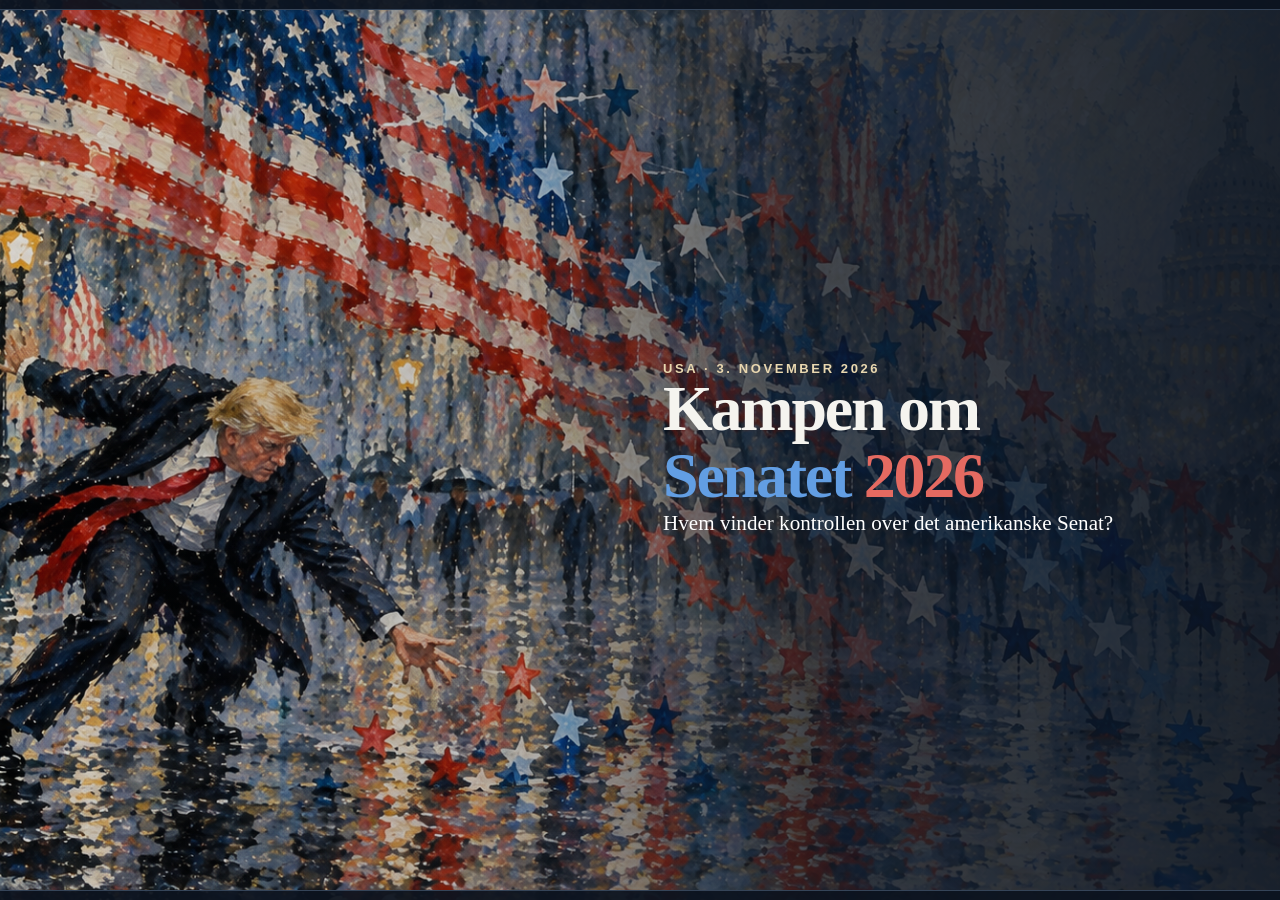
<file: senatsvalg/praesentation.html>
<!doctype html>
<html lang="da"><head><meta charset="utf-8"><meta name="viewport" content="width=device-width,initial-scale=1"><title>Senatet 2026 · Præsentation</title><style>
:root{--bg:#0c1420;--panel:#172335;--ink:#f5f4ef;--muted:#aeb9c8;--blue:#629ee3;--red:#e46a61;--line:#354458;--gold:#e9d8b0}*{box-sizing:border-box}body{margin:0;background:var(--bg);color:var(--ink);font-family:Georgia,'Times New Roman',serif}button,select,input{font:inherit}button{cursor:pointer}button:focus-visible,select:focus-visible,input:focus-visible{outline:3px solid var(--gold);outline-offset:3px}.top{position:fixed;top:0;left:0;right:0;z-index:20;display:flex;align-items:center;justify-content:space-between;padding:14px 3.2vw;background:#0c1420ee;border-bottom:1px solid var(--line)}.brand{font-size:14px;font-weight:bold;letter-spacing:.18em}.tools{display:flex;gap:9px}.tool{background:transparent;color:var(--ink);border:1px solid #637083;padding:8px 13px;font:12px Arial,sans-serif;letter-spacing:.08em}.slide{min-height:100dvh;padding:clamp(85px,10vh,120px) 5vw 95px;display:flex;flex-direction:column;justify-content:center;gap:2.5vh;max-width:1800px;margin:auto}.kicker{font:700 13px Arial,sans-serif;color:var(--gold);letter-spacing:.2em;text-transform:uppercase}.slide h1{font-size:clamp(44px,5.4vw,92px);line-height:1.04;letter-spacing:-.035em;margin:0}.slide h2{font-size:clamp(32px,4vw,70px);line-height:1.06;margin:0}.deck{font-size:clamp(17px,1.65vw,26px);color:var(--muted);max-width:960px;line-height:1.4;margin:0}.panel{background:var(--panel);border:1px solid var(--line);padding:clamp(16px,2.3vw,34px);border-radius:4px}.big{font:700 clamp(50px,10vw,160px) Arial,sans-serif;letter-spacing:-.06em}.blue{color:var(--blue)}.red{color:var(--red)}.statrow{display:grid;grid-template-columns:repeat(3,1fr);gap:16px}.stat{padding:20px;background:#172335;border-top:3px solid var(--gold)}.stat strong{display:block;font:700 clamp(30px,5vw,78px) Arial,sans-serif}.stat small{font:12px Arial,sans-serif;color:var(--muted)}.bars{display:flex;height:64px;border:1px solid #fff5;overflow:hidden}.bars div{display:flex;align-items:center;justify-content:center;font:700 22px Arial,sans-serif;transition:width .7s}.bars .d{background:#386da8}.bars .r{background:#a6443d}.row{display:flex;justify-content:space-between;gap:16px;align-items:center;flex-wrap:wrap}.chart{width:100%;height:min(48vh,520px);overflow:auto}.chart svg{display:block;width:100%;min-width:820px;height:100%}.grid{display:grid;grid-template-columns:repeat(4,1fr);gap:10px}.card{background:#1d2b3d;border:1px solid var(--line);padding:17px;text-align:left;color:var(--ink);min-height:105px}.card:hover{border-color:var(--gold)}.card strong{display:block;font:700 20px Arial,sans-serif}.card span{display:block;color:var(--muted);font:13px Arial,sans-serif;margin-top:8px}.control{color:var(--ink);background:#172335;border:1px solid #69768a;padding:10px 12px;font:14px Arial,sans-serif;max-width:100%}.footer{position:fixed;bottom:0;left:0;right:0;z-index:20;display:flex;align-items:center;justify-content:space-between;padding:13px 3.2vw;background:#0c1420ee;border-top:1px solid var(--line);font:12px Arial,sans-serif}.nav{display:flex;gap:10px;align-items:center}.nav button{background:transparent;border:1px solid #637083;color:var(--ink);padding:10px 14px}.source{font:12px Arial,sans-serif;color:var(--muted)}.overlay{position:fixed;inset:0;background:#070d16ee;z-index:30;display:none;overflow:auto;padding:5vh 6vw}.overlay.open{display:block}.overlay h2{font-size:40px}.editor-list{display:grid;gap:9px;max-width:900px}.editor-item{display:flex;align-items:center;gap:14px;padding:12px;background:var(--panel);border:1px solid var(--line);font:15px Arial,sans-serif}.editor-item .move{margin-left:auto}.editor-item button{background:#28394c;color:white;border:1px solid #69768a;padding:6px 10px}.editor-item input{width:18px;height:18px}.hint{font:13px Arial,sans-serif;color:var(--muted)}.modal{position:fixed;inset:0;z-index:25;background:#050911e8;display:none;place-items:center;padding:5vw}.modal.open{display:grid}.modal-body{width:min(850px,100%);max-height:80vh;overflow:auto}.modal-close{float:right}.table{width:100%;border-collapse:collapse;font:15px Arial,sans-serif}.table th,.table td{text-align:left;padding:10px;border-bottom:1px solid var(--line)}.table tr:hover{background:#273b52;cursor:pointer}.caption{font:13px Arial,sans-serif;color:var(--muted)}@media(max-width:850px){.grid{grid-template-columns:repeat(2,1fr)}.statrow{grid-template-columns:1fr}.slide{padding-left:5vw;padding-right:5vw}.slide h1{font-size:45px}.tools{gap:4px}.tool{padding:7px}.footer{padding:10px}.chart{height:38vh}}

.cover-art{position:absolute;inset:0;background:linear-gradient(90deg,#0c1420 5%,#0c1420b8 50%,#0c14204d 100%),url('assets/stjerner-og-tendenser.png') center/cover no-repeat;opacity:.87;z-index:-1}.slide:has(.cover-art){position:relative;isolation:isolate;min-height:100dvh}.threshold-list{display:grid;grid-template-columns:repeat(4,1fr);gap:14px}.threshold-card{background:#172335;border-top:4px solid var(--gold);padding:23px}.threshold-card strong{display:block;font:700 clamp(46px,6vw,100px) Arial,sans-serif}.threshold-card span{font:15px/1.5 Arial,sans-serif;color:#d5deea}.stat-button{cursor:pointer;text-align:left;color:inherit;font:inherit}.stat-button:hover{outline:2px solid var(--gold)}.threshold-track{position:relative;height:78px;background:linear-gradient(to right,#386da8 0%,#386da8 var(--dem-pct),#a6443d var(--dem-pct),#a6443d 100%);border:1px solid #a9b2bf;cursor:pointer}.threshold-marker{position:absolute;top:-23px;bottom:-12px;border-left:2px dashed #f4f1e6;pointer-events:none}.threshold-marker span{position:absolute;top:-22px;left:0;transform:translateX(-50%);font:700 14px Arial,sans-serif}.threshold-numbers{display:flex;justify-content:space-between;font:700 clamp(22px,3vw,48px) Arial,sans-serif;margin-bottom:38px}.seat-expansion{display:none;margin-top:22px}.seat-expansion .chart{height:min(53vh,550px)}.seat-expansion .chart svg{min-width:0;width:100%;height:100%}.slide:has(#seatMarginChart){justify-content:flex-start;gap:10px}.slide:has(#seatMarginChart) h2{font-size:clamp(26px,2.8vw,43px)}.slide:has(#seatMarginChart) .deck{font-size:clamp(13px,1.1vw,17px)}.slide:has(#seatMarginChart) .panel{padding:16px}.slide:has(#seatMarginChart) .chart{height:min(54vh,530px);overflow:hidden}.slide:has(#seatMarginChart) .seat-expansion{position:relative;margin-top:0}.slide:has(#seatMarginChart) .chart-back{position:absolute;right:0;top:-40px;z-index:3;padding:6px 10px;font-size:11px}.slide:has(#seatMarginChart) .threshold-numbers{margin-bottom:12px}.slide:has(#seatMarginChart) .panel{padding:8px 12px}.slide:has(#seatMarginChart) .caption{font-size:11px}.cover-copy{margin-left:auto;width:min(48%,730px);text-align:left;padding:3vw 0}.cover-copy h1{font-size:clamp(45px,5vw,85px)}.slide:has(.cover-art) .cover-art{background-position:36% center;background-image:linear-gradient(90deg,#0c142000 0%,#0c142022 40%,#0c1420b8 63%,#0c1420e8 100%),url('assets/stjerner-og-tendenser.png')}@media(max-width:850px){.cover-copy{width:65%;margin-left:auto}.cover-copy h1{font-size:clamp(32px,6vw,56px)}}.seat-expansion.open{display:block}.seat-segments{display:grid;grid-template-columns:repeat(100,minmax(0,1fr));gap:2px;height:95px}.seat-segments i{min-width:0;background:#386da8;opacity:0;transform:scaleY(.2);animation:rise .38s forwards;transform-origin:bottom}.seat-segments i.r{background:#a6443d}@keyframes rise{to{opacity:1;transform:scaleY(1)}}.tilemap{display:grid;grid-template-columns:repeat(14,minmax(0,1fr));grid-template-rows:repeat(8, minmax(40px,1fr));gap:5px;min-height:370px}.tile{border:1px solid #627185;background:#283445;color:#b4c1cf;font:700 12px Arial,sans-serif;display:grid;place-items:center;cursor:pointer}.tile.d{background:#386da8;color:#fff}.tile.r{background:#a6443d;color:#fff}.tile:hover{outline:2px solid white}.tile.off{opacity:.28}.tile-legend{display:flex;gap:22px;margin:14px 0;font:13px Arial,sans-serif}.tile-legend b{display:inline-block;width:14px;height:14px;margin-right:7px;vertical-align:middle}.map-modal{max-width:1100px;width:100%}@media(max-width:850px){.threshold-list{grid-template-columns:repeat(2,1fr)}.tilemap{min-height:300px}.tile{font-size:10px}}
 .demo-layout{display:grid;grid-template-columns:minmax(250px,28%) minmax(0,1fr);gap:24px;align-items:stretch}.demo-states{display:flex;flex-direction:column;gap:16px}.demo-states label{font:700 12px Arial,sans-serif;letter-spacing:.1em}.demo-states select{width:100%}.demo-metrics{display:grid;gap:10px}.demo-metric{display:grid;grid-template-columns:1fr auto;align-items:center;text-align:left;background:#172335;border:1px solid #526279;color:white;padding:12px 16px}.demo-metric.chosen{border:2px solid #e9d8b0;background:#283c51}.demo-metric small{font:14px Arial,sans-serif}.demo-metric strong{font:700 17px Arial,sans-serif;grid-row:span 2}.demo-metric span{font:11px Arial,sans-serif;color:#aeb9c8}.demo-plot{min-width:0;background:#172335;border:1px solid #354458;padding:12px}.demo-plot svg{width:100%;height:min(53vh,490px);display:block}.slide:has(.demo-layout){justify-content:flex-start;gap:12px}.slide:has(.demo-layout) h2{font-size:clamp(28px,3vw,48px)}.slide:has(.demo-layout) .deck{font-size:clamp(14px,1.2vw,19px)}@media(max-width:850px){.demo-layout{grid-template-columns:1fr}.demo-metrics{grid-template-columns:repeat(3,1fr)}.demo-metric{display:block}.demo-metric strong{display:block;font-size:21px}.demo-plot svg{height:35vh}}  .slide:has(.overview-table-wrap){justify-content:flex-start;gap:7px;padding-top:74px;padding-bottom:48px;max-width:none;width:100%;padding-left:2vw;padding-right:2vw}.slide:has(.overview-table-wrap) h2{font-size:clamp(23px,2.5vw,39px)}.overview-table-wrap{overflow:auto;flex:1;min-height:0}.overview-table{width:100%;border-collapse:collapse;font:clamp(9px,.79vw,13px) Arial,sans-serif;table-layout:fixed}.overview-table th{position:sticky;top:0;background:#25364a;z-index:2;text-align:left}.overview-table th button{display:block;width:100%;text-align:left;background:transparent;border:0;color:#f6f4ee;font:700 inherit;cursor:pointer;padding:6px 4px;white-space:nowrap}.overview-table td{padding:3px 5px;border-bottom:1px solid #344357;white-space:nowrap;overflow:hidden;text-overflow:ellipsis;line-height:1.13} .overview-table tr:hover td{background:#243b55}.overview-table tbody td{font-weight:700}.overview-table tbody td.ov-candidates{font-weight:400;text-align:left}.overview-table .ov-num{text-align:right;font-variant-numeric:tabular-nums}.overview-table .ov-center{text-align:center}.overview-table th:nth-child(n+4):nth-child(-n+8) button{text-align:right}.overview-table th:nth-child(2) button,.overview-table th:nth-child(3) button{text-align:center} .overview-table th:nth-child(1){width:11%}.overview-table th:nth-child(2),.overview-table th:nth-child(3){width:5%}.overview-table th:nth-child(4),.overview-table th:nth-child(5),.overview-table th:nth-child(6){width:8%}.overview-table th:nth-child(7),.overview-table th:nth-child(8){width:7%}.overview-table th:nth-child(9){width:12%}.overview-table th:nth-child(10){width:31%}.ov-state{border:0;background:transparent;color:#fff;text-decoration:none;cursor:pointer;padding:0;font:700 1em Arial,sans-serif}.ov-state:hover,.ov-state:focus-visible{text-decoration:underline}.ov-party{display:inline-flex;min-width:22px;height:19px;align-items:center;justify-content:center;border-radius:3px;color:#fff;font:700 11px Arial,sans-serif}.ov-party.dem{background:#386da8}.ov-party.rep{background:#a6443d}.ov-arrow{color:#e9d8b0}.modal-body:has(.overview-detail-chart){width:min(1180px,100%)}.overview-detail-chart svg{display:block;width:100%;height:auto;max-height:45vh}.overview-poll-list{max-height:23vh;overflow:auto}.overview-poll-list .table td,.overview-poll-list .table th{padding:5px;font-size:12px}@media(max-height:820px){.overview-table td{padding-top:2px;padding-bottom:2px}.slide:has(.overview-table-wrap){gap:3px}}  .top{transform:translateY(calc(-100% + 10px));transition:transform .2s ease,padding .2s ease}.top:hover,.top:focus-within,body.show-top .top{transform:translateY(0)}.footer{transform:translateY(calc(100% - 10px));transition:transform .2s ease}.footer:hover,.footer:focus-within,body.show-bottom .footer{transform:translateY(0)}.slide{padding-top:clamp(36px,5vh,72px);padding-bottom:clamp(35px,5vh,70px)}.slide:has(.overview-table-wrap){padding-top:25px;padding-bottom:22px}  .modal-body:has(.ov-detail-main){width:min(1340px,96vw);max-height:89vh;overflow:hidden;display:flex;flex-direction:column}.modal:has(.ov-detail-main){padding:2vh 2vw}.ov-detail-heading{display:flex;align-items:end;justify-content:space-between;gap:15px;margin-bottom:9px}.ov-detail-heading h2{font-size:clamp(25px,3vw,43px);margin:2px 0}.ov-detail-main{display:grid;grid-template-columns:minmax(150px,21%) minmax(0,1fr);gap:16px;min-height:0}.ov-detail-metrics{display:flex;flex-direction:column;gap:8px}.ov-detail-metric{background:#1b2b3e;border-left:3px solid #70839a;padding:12px}.ov-detail-metric small,.ov-detail-metric span{display:block;font:12px Arial,sans-serif;color:#c0cbd8}.ov-detail-metric strong{display:block;font:700 clamp(25px,3vw,48px) Arial,sans-serif;margin:4px 0}.ov-detail-plot{min-width:0}.ov-detail-plot svg{display:block;width:100%;height:auto;max-height:39vh}.ov-detail-legend{display:flex;gap:15px;flex-wrap:wrap;font:11px Arial,sans-serif;color:#cbd5e1}.ov-poll-heading{display:flex;justify-content:space-between;gap:10px;margin-top:14px;margin-bottom:5px;font:700 12px Arial,sans-serif;letter-spacing:.06em}.ov-poll-heading span{font-weight:400;letter-spacing:0;color:#b7c3d1}.modal-body:has(.ov-detail-main) .overview-poll-list{max-height:none;flex:1;min-height:80px;overflow:auto}.modal-body:has(.ov-detail-main) .overview-poll-list th{position:sticky;top:0;background:#182638;z-index:1}.modal-body:has(.ov-detail-main) .overview-poll-list .table td,.modal-body:has(.ov-detail-main) .overview-poll-list .table th{padding:5px 8px;font-size:12px}.modal-body:has(.ov-detail-main) .overview-poll-list td:nth-child(2),.modal-body:has(.ov-detail-main) .overview-poll-list td:nth-child(3){font-weight:700;text-align:right}@media(max-width:680px){.ov-detail-main{grid-template-columns:1fr}.ov-detail-metrics{flex-direction:row}.ov-detail-metric{flex:1;padding:6px}.ov-detail-metric strong{font-size:22px}.ov-detail-plot svg{max-height:30vh}.ov-detail-heading{display:block}}  .modal-body{position:relative;padding-top:42px!important}.modal-close{position:absolute;top:9px;right:10px;z-index:10;width:28px;height:28px;border-radius:50%;border:1px solid #ff9991;background:#b73732;color:white;font:700 21px/1 Arial,sans-serif;padding:0;display:grid;place-items:center;float:none;cursor:pointer;box-shadow:0 2px 8px #0005}.modal-close:hover,.modal-close:focus-visible{background:#e34b44;outline:2px solid #fff;outline-offset:2px}.modal-body:has(.ov-detail-main){padding-top:42px!important}.weight-options{display:flex;gap:4px}.weight-options button{border:1px solid #54687f;border-radius:4px;background:#24354a;color:#e7edf5;padding:7px 10px;font:700 11px Arial,sans-serif;cursor:pointer;white-space:nowrap}.weight-options button.selected{background:#e8e4dc;color:#152235}.weight-slider{display:flex;align-items:center;gap:9px;margin-top:7px;font:11px Arial,sans-serif;color:#e7edf5}.weight-slider label{white-space:nowrap}.weight-slider input{accent-color:#78cfb5;width:140px;cursor:pointer}.demo-weight-toggle{width:100%;margin-top:8px;text-align:left}.demo-weight-settings{margin:7px 0 9px;padding:9px;background:#152437;border:1px solid #4a617b;border-radius:5px}.demo-weight-settings .weight-options{flex-wrap:wrap}.slide-weight-floating{position:absolute;bottom:13px;left:50%;transform:translateX(-50%);z-index:4;display:flex;align-items:center;gap:12px;background:#142237ed;border:1px solid #53657b;border-radius:12px;padding:7px 11px;box-shadow:0 5px 20px #0007;backdrop-filter:blur(8px)}.slide-weight-floating .weight-slider{margin-top:0}.slide:has(.overview-table-wrap){position:relative;padding-bottom:65px}.slide:has(.overview-table-wrap) .overview-table-wrap{max-height:calc(100vh - 170px)}@media(max-width:650px){.slide-weight-floating{max-width:96vw;flex-wrap:wrap;justify-content:center;bottom:8px}.weight-slider input{width:100px}} .demo-values{display:flex;gap:12px 22px;flex-wrap:wrap;align-items:center;min-height:30px;margin:3px 4px 7px;font:700 clamp(12px,1.2vw,17px) Arial,sans-serif}.demo-values span{white-space:nowrap}.demo-values strong{font-weight:800} .forecast-chart{background:#172335;border:1px solid #354458;padding:10px;max-height:51vh}.forecast-chart svg{display:block;width:100%;height:min(47vh,410px)}.forecast-values{display:flex;gap:24px;justify-content:center;flex-wrap:wrap;margin:10px 0;font:700 clamp(13px,1.4vw,20px) Arial,sans-serif}.forecast-weight{display:flex;justify-content:center;align-items:center;gap:12px;margin:12px auto;padding:8px 12px;width:max-content;max-width:95vw;background:#172335;border:1px solid #53657b;border-radius:9px}.forecast-weight .weight-slider{margin-top:0}.election-chart{height:min(53vh,490px);padding:0}.election-chart svg{width:100%;height:100%}.slide:has(.forecast-chart),.slide:has(.election-chart){justify-content:flex-start;gap:9px}.slide:has(.forecast-chart) h2,.slide:has(.election-chart) h2{font-size:clamp(26px,3vw,43px)}.slide:has(.forecast-chart) .deck,.slide:has(.election-chart) .deck{font-size:clamp(13px,1.2vw,18px)}@media(max-width:700px){.forecast-weight{flex-wrap:wrap}.forecast-values{font-size:13px}} .election-legend{display:flex;gap:18px;justify-content:center;flex-wrap:wrap;color:#d4dfec;font:12px Arial,sans-serif;margin-bottom:2px}.election-legend span{display:inline-flex;gap:6px;align-items:center}.election-legend b{width:20px;height:12px;display:inline-block;border:1px solid #c8d2dd}.election-legend-solid{background:#629ee3}.election-legend-hatch{background:repeating-linear-gradient(45deg,#30557e 0 4px,#9ccaff 4px 7px)}.election-legend-tick{height:2px!important;border:0!important;background:white}.slide:has(.election-chart){display:flex;flex-direction:column;justify-content:flex-start;gap:5px;min-height:0}.slide:has(.election-chart) .deck{margin:0 0 3px}.slide:has(.election-chart) .election-panel{display:flex;flex:1 1 auto;flex-direction:column;min-height:0;overflow:hidden;padding:8px 12px 4px}.slide:has(.election-chart) .election-chart{height:auto;min-height:0;flex:1 1 auto;overflow:hidden}.slide:has(.election-chart) .election-chart svg{display:block;width:100%;height:100%;max-height:none}.slide:has(.election-chart) .forecast-weight{flex:0 0 auto;margin:3px auto}.slide:has(.election-chart) .election-legend{flex:0 0 auto;margin:0 0 3px}.slide:has(.election-chart) .election-panel .caption{flex:0 0 auto;margin:2px 0;font-size:clamp(10px,.85vw,13px);line-height:1.25}.election-totals{flex:0 0 auto;margin:0 0 2px}.election-totals strong{font-size:clamp(19px,2.4vw,37px)} .slide:has(.election-chart) .election-chart{position:relative;overflow:visible}.bar-mini-popup{position:absolute;z-index:6;min-width:185px;max-width:320px;padding:11px 14px;background:#0b1422f7;border:1px solid #d7dfe8;box-shadow:0 8px 24px #0009;color:#f6f6f2;font:13px/1.6 Arial,sans-serif;border-radius:5px;pointer-events:auto}.bar-mini-popup strong{display:block;color:#e9d8b0;font-size:14px;margin-bottom:5px}.bar-mini-popup b{color:#fff}.bar-tip-divider{margin-top:6px;padding-top:6px;border-top:1px solid #526278;color:#e9d8b0}.uncertainty-options{display:flex;align-items:center;justify-content:center;gap:9px;margin:0 0 3px;font:700 12px Arial,sans-serif}.uncertainty-options button{background:#1d3046;color:#e7edf5;border:1px solid #728398;padding:5px 14px;border-radius:4px}.uncertainty-options button.selected{background:#e9d8b0;color:#102035}.uncertainty-note{font-weight:400;color:#c8d6e5;margin-left:8px}.uncertainty-empty{flex:1;display:grid;place-items:center;color:#e9d8b0;font:17px Arial,sans-serif;min-height:170px}.uncertainty-options button{max-width:100%;white-space:normal;text-align:center}.slide:has(.election-chart) .election-chart svg{min-width:0} .slide:has(#seatMarginChart) .threshold-track{margin-top:45px}.slide:has(#seatMarginChart) .threshold-numbers{margin-bottom:25px}.card[data-battle]{display:flex;flex-direction:column;gap:8px;text-align:left}.card[data-battle] span{font:14px Arial,sans-serif}  .battle-stats{display:flex;gap:10px 22px;flex-wrap:wrap;margin:12px 0;font:15px Arial,sans-serif}.battle-modal-weight{margin:15px 0;padding:12px;background:#172335;border:1px solid #354458}.battle-plot-layout{display:grid;grid-template-columns:minmax(0,1fr) 190px;gap:16px;align-items:center}.battle-plot svg{width:100%;height:auto}.battle-candidates{display:flex;flex-direction:column;gap:20px}.battle-candidate{display:flex;align-items:center;gap:10px;font:14px Arial,sans-serif}.candidate-avatar{width:52px;height:52px;border-radius:50%;border:2px solid currentColor;display:grid;place-items:center;background:#263449;font-weight:bold;flex-shrink:0}@media(max-width:750px){.battle-plot-layout{grid-template-columns:1fr}.battle-candidates{flex-direction:row;flex-wrap:wrap}}  .probability-charts{display:grid;grid-template-columns:1fr 1fr;gap:18px}.probability-panel{min-width:0}.probability-panel svg{display:block;width:100%;height:auto;margin-top:12px}@media(max-width:850px){.probability-charts{grid-template-columns:1fr}}  .slide:has(.election-day-copy){position:relative;isolation:isolate;min-height:100dvh;display:flex;align-items:center;justify-content:flex-end}.election-day-copy{max-width:660px;margin-left:auto;text-align:right;padding:5vw 3vw;position:relative;z-index:1}.election-day-copy h1{font-size:clamp(68px,8vw,138px);line-height:.97;margin:20px 0}.election-day-copy .deck{color:#fff;font-size:clamp(19px,2vw,28px);margin-bottom:30px}.election-day-link{display:inline-block;background:#e5edf7;color:#101b2c;padding:16px 24px;border-radius:3px;font:700 18px Arial,sans-serif;text-decoration:none}.election-day-link:hover{background:#9fc3f3}.election-day-url{font:16px Arial,sans-serif;color:#d5deea;margin-top:15px}@media(max-width:700px){.election-day-copy{max-width:100%;padding:20px}.election-day-copy h1{font-size:60px}} @media(max-width:680px){.top{flex-wrap:wrap;gap:5px;padding:7px 10px}.top .brand{font-size:12px}.top .tools{flex-wrap:wrap;gap:4px}.top .tool{font-size:10px;padding:5px 6px}#modelToggle{max-width:145px}} </style></head><body><header class="top"><div class="brand">SENATET 2026 <span style="color:var(--muted)">/ PRÆSENTATION</span></div><div class="tools"><button class="tool" id="modelToggle" title="Skift mellem den oprindelige model og forsøgsmodellen">MODEL: OPRINDELIG</button><button class="tool" id="overview">SLIDES</button><button class="tool" id="edit">REDIGER RÆKKEFØLGE</button><button class="tool" id="fullscreen">⛶ FULDSKÆRM</button></div></header><main id="stage" aria-live="polite"></main><footer class="footer"><span id="counter">01 / 01</span><div class="nav"><button id="prev" aria-label="Forrige slide">← FORRIGE</button><span class="source">Piletaster · klik på grafer for detaljer</span><button id="next" aria-label="Næste slide">NÆSTE →</button></div></footer><section class="overlay" id="editor"><div class="row"><h2>Tilpas præsentationen</h2><button class="tool" id="closeEditor">LUK ×</button></div><p class="deck">Vælg hvilke slides der skal indgå, og flyt dem op eller ned. Ændringer gemmes lokalt i denne browser.</p><div class="editor-list" id="editorList"></div><p><button class="tool" id="reset">GENDAN STANDARD</button> <button class="tool" id="apply">ANVEND</button></p><p class="hint">Siden er ikke linket fra de øvrige sider. Den er dog offentligt tilgængelig for alle, der kender adressen.</p></section><div class="modal" id="modal"><div class="panel modal-body"><button class="tool modal-close" id="closeModal" aria-label="Luk vindue" title="Luk vindue">×</button><div id="modalContent"></div></div></div><script src="data/polls.js"></script><script src="js/forecast-experiment.js"></script><script src="js/probability-model.js"></script><script>
(()=>{'use strict';
const states=(typeof MODEL!=='undefined'&&Array.isArray(MODEL.states))?MODEL.states:[];const $=id=>document.getElementById(id);const fmt=n=>n==null?'—':(n>0?'+':'')+Number(n).toLocaleString('da-DK',{maximumFractionDigits:1});const safe=s=>String(s??'').replace(/[&<>"']/g,c=>({'&':'&amp;','<':'&lt;','>':'&gt;','"':'&quot;',"'":'&#39;'}[c]));const party=m=>m>=0?'D':'R';const leader=s=>Number.isFinite(s.margin)&&s.margin!==0?(s.margin>0?'D':'R'):(s.inc==='D'||s.inc==='I'?'D':'R');let d=states.filter(s=>leader(s)==='D').length,r=states.filter(s=>leader(s)==='R').length,ties=states.filter(s=>!Number.isFinite(s.margin)||s.margin===0).length;const fixedDem=47-states.filter(s=>s.inc==='D'||s.inc==='I').length;const projectedDem=fixedDem+d;const projectedRep=100-projectedDem;const incumbentD=states.filter(st=>st.inc==='D'||st.inc==='I').length;const incumbentR=states.length-incumbentD;
const defs=[['cover','Kampen om Senatet'],['thresholds','Mandatgrænserne'],['numbers','35 valg – hvem fører?'],['balance','Vejen til flertallet'],['metrics-demo','Margin, trend og acceleration'],['overview','Alle 35 valg'],['forecast-demo','Fremskrivning til valgdagen'],['forecast-seats','Valgdagen – alle 35 valg'],['forecast-uncertainty','Usikkerheden på valgdagen'],['battles','De afgørende delstater'],['probability','Sandsynlighedsmodellen'],['election-day','God valgdag'],['margins','Hvor tætte er valgene?'],['momentum','Hvem har momentum?'],['accel','Hvor accelererer udviklingen?'],['state','Valg for valg'],['recent','De seneste målinger'],['summary','Det samlede billede'],['method','Sådan læser vi tallene']];
let config;try{config=JSON.parse(localStorage.getItem('senat-present-config'))}catch{}if(!Array.isArray(config)||!config.length)config=defs.map(([id])=>({id,on:true}));config=defs.map(([id])=>({id,on:config.find(x=>x.id===id)?.on??true,order:config.findIndex(x=>x.id===id)})).sort((a,b)=>(a.order<0?999:a.order)-(b.order<0?999:b.order)).map(({id,on})=>({id,on}));
if(!localStorage.getItem('senat-present-forecast-ordered')){const fresh=config.filter(c=>c.id==='forecast-demo'||c.id==='forecast-seats'),pos=config.findIndex(c=>c.id==='overview');if(pos>=0){config=config.filter(c=>c.id!=='forecast-demo'&&c.id!=='forecast-seats');config.splice(pos+1,0,...fresh)}localStorage.setItem('senat-present-forecast-ordered','1')}
{const i=config.findIndex(c=>c.id==='forecast-uncertainty'),p=config.findIndex(c=>c.id==='forecast-seats');if(i>=0&&p>=0&&i!==p+1){const [slide]=config.splice(i,1);config.splice(config.findIndex(c=>c.id==='forecast-seats')+1,0,slide)}}
{const i=config.findIndex(c=>c.id==='probability'),b=config.findIndex(c=>c.id==='battles');if(i>=0&&b>=0&&i!==b+1){const [slide]=config.splice(i,1);config.splice(config.findIndex(c=>c.id==='battles')+1,0,slide)}}
{const i=config.findIndex(c=>c.id==='election-day'),p=config.findIndex(c=>c.id==='probability');if(i>=0&&p>=0&&i!==p+1){const [slide]=config.splice(i,1);config.splice(config.findIndex(c=>c.id==='probability')+1,0,slide)}}
const modelPrefs=window.SenateForecastExperiment.settings();let index=0,selected='Texas',sort='margin',filter='all',demoModes=new Set(),ovSort='margin',ovDir=-1,weightMode=modelPrefs.weighted?'time':'equal',weightHalf=modelPrefs.half,weightDemoOpen=false,uncertaintyTightOnly=false;const active=()=>config.filter(c=>c.on);const def=id=>defs.find(x=>x[0]===id);const intro=(k,title,deck)=>'<div class="kicker">'+safe(k)+'</div><h2>'+safe(title)+'</h2><p class="deck">'+safe(deck)+'</p>';const n=(v)=>Number(v||0).toLocaleString('da-DK',{maximumFractionDigits:1});
const mapCells=[['AK',0,7],['HI',1,7],['WA',1,0],['OR',1,1],['CA',1,2],['NV',2,2],['ID',2,1],['MT',3,0],['WY',3,1],['UT',3,2],['AZ',3,3],['CO',4,2],['NM',4,3],['ND',4,0],['SD',4,1],['NE',5,1],['KS',5,2],['OK',5,3],['TX',5,4],['MN',5,0],['IA',6,1],['MO',6,2],['AR',6,3],['LA',6,4],['WI',6,0],['IL',7,1],['MS',7,4],['MI',7,0],['IN',8,1],['KY',8,2],['TN',8,3],['AL',8,4],['OH',9,1],['WV',9,2],['GA',9,4],['FL',9,5],['NY',10,0],['PA',10,1],['VA',10,2],['NC',10,3],['SC',10,4],['VT',11,0],['NH',12,0],['ME',13,0],['MA',12,1],['RI',13,1],['CT',11,1],['NJ',11,2],['DE',12,2],['MD',11,3]];const codes={Alabama:'AL',Alaska:'AK',Arkansas:'AR',Colorado:'CO',Delaware:'DE',Florida:'FL',Georgia:'GA',Idaho:'ID',Illinois:'IL',Iowa:'IA',Kansas:'KS',Kentucky:'KY',Louisiana:'LA',Maine:'ME',Massachusetts:'MA',Michigan:'MI',Minnesota:'MN',Mississippi:'MS',Montana:'MT',Nebraska:'NE','New Hampshire':'NH','New Jersey':'NJ','New Mexico':'NM','North Carolina':'NC',Ohio:'OH',Oklahoma:'OK',Oregon:'OR','Rhode Island':'RI','South Carolina':'SC','South Dakota':'SD',Tennessee:'TN',Texas:'TX',Virginia:'VA','West Virginia':'WV',Wyoming:'WY'};function showMap(kind){const byCode=new Map(states.map(st=>[codes[st.state],st]));const activeCodes=new Set(states.map(st=>codes[st.state]));const xmap=mapCells.map(([code,col,row])=>{const st=byCode.get(code),on=!!st;const party=st?(st.inc==='D'||st.inc==='I'?'d':'r'):'off';return '<button class="tile '+party+'" style="grid-column:'+(col+1)+';grid-row:'+(row+1)+'" data-mapcode="'+code+'" title="'+safe(st?st.state+': nuværende mandat '+st.inc:code)+'">'+code+'</button>'}).join('');$('modalContent').innerHTML='<div class="kicker">N U V Æ R E N D E   F O R D E L I N G</div><h2>Fordeling i dag</h2><p class="caption">Kortet viser hvem der har mandatet i dag i de 35 delstater med senatsvalg — ikke hvem der fører i meningsmålingerne. Grå delstater indgår ikke i de 35 valg.</p><div class="tile-legend"><span><b style="background:#386da8"></b>D / uafhængige: '+incumbentD+'</span><span><b style="background:#a6443d"></b>R: '+incumbentR+'</span></div><div class="tilemap">'+xmap+'</div>';$('modal').classList.add('open');$('modalContent').querySelectorAll('[data-mapcode]').forEach(el=>el.onclick=()=>{const st=byCode.get(el.dataset.mapcode);if(st)openState(st.state)});}
function openState(name){selected=name;const st=states.find(s=>s.state===name);if(!st)return;const points=[...(st.points||[])].sort((a,b)=>b.end.localeCompare(a.end));$('modalContent').innerHTML='<div class="kicker">DELSTAT · DETALJER</div><h2>'+safe(name)+'</h2><p class="deck">Gennemsnitlig margin '+fmt(st.margin)+' procentpoint · '+points.length+' målinger · Seneste '+safe(st.latest||'—')+'</p><table class="table"><thead><tr><th>Periode</th><th>Institut</th><th>Margin D−R</th></tr></thead><tbody>'+points.slice(0,18).map(p=>'<tr><td>'+safe(p.x)+' – '+safe(p.end)+'</td><td>'+safe(p.poll)+'</td><td class="'+(p.y>=0?'blue':'red')+'">'+fmt(p.y)+'</td></tr>').join('')+'</tbody></table>';$('modal').classList.add('open');}

function openBattleState(name){const st=states.find(s=>s.state===name);if(!st)return;const cur=weightedState(st),day=projectedState(cur),pts=[...(st.points||[])].sort((a,b)=>pollMid(a)-pollMid(b));const lin=pollFit(pts,1),quad=pollFit(pts,2);const week=604800000,dates=pts.map(pollMid),first=Math.min(...dates),last=Math.max(...dates),election=Date.parse('2026-11-03T12:00:00Z'),end=Math.max(last,election),W=850,H=350,L=54,R=20,T=22,B=44;const x=d=>L+(d-first)/(end-first||1)*(W-L-R);const lineValues=[];for(let i=0;i<=100;i++){const d=first+(end-first)*i/100,t=(d-last)/week;lineValues.push({d,lin:lin?lin[0]+lin[1]*t:null,quad:quad?quad[0]+quad[1]*t+quad[2]*t*t:null})}const vals=[...pts.map(p=>p.y),...lineValues.flatMap(p=>[p.lin,p.quad]).filter(Number.isFinite)],min=Math.min(-1,...vals)-2,max=Math.max(1,...vals)+2,y=v=>T+(max-v)/(max-min)*(H-T-B),path=k=>lineValues.filter(p=>Number.isFinite(p[k])).map((p,i)=>(i?'L':'M')+x(p.d).toFixed(1)+','+y(p[k]).toFixed(1)).join(' ');const circles=pts.map(p=>'<circle cx="'+x(pollMid(p))+'" cy="'+y(p.y)+'" r="4.5" fill="#e9d8b0"><title>'+safe(p.poll)+' · '+safe(p.end)+' · '+fmt(p.y)+' pp</title></circle>').join('');const svg='<svg viewBox="0 0 '+W+' '+H+'" role="img" aria-label="Målinger og fremskrivning til valgdagen"><rect x="'+x(last)+'" y="'+T+'" width="'+(x(end)-x(last))+'" height="'+(H-T-B)+'" fill="#ffffff" opacity=".07"/><line x1="'+L+'" x2="'+(W-R)+'" y1="'+y(0)+'" y2="'+y(0)+'" stroke="#aeb9c8" stroke-dasharray="5 5"/>'+(lin?'<path d="'+path('lin')+'" stroke="#629ee3" fill="none" stroke-width="2.5"/>':'')+(quad?'<path d="'+path('quad')+'" stroke="#e46a61" fill="none" stroke-width="2.5"/>':'')+circles+'<line x1="'+x(election)+'" x2="'+x(election)+'" y1="'+T+'" y2="'+(H-B)+'" stroke="#e9d8b0" stroke-dasharray="5 4"/><text x="'+x(election)+'" y="'+(H-13)+'" text-anchor="end" fill="#e9d8b0" font-size="14">3. nov. · valgdag</text></svg>';const candidates=String(st.series||'').split('/').map(x=>x.trim());const people='<div class="battle-candidates">'+candidates.slice(0,2).map((person,i)=>'<div class="battle-candidate '+(i===0?'blue':'red')+'"><span class="candidate-avatar" aria-hidden="true">'+safe(person.split(/\s+/).map(w=>w[0]||'').slice(0,2).join(''))+'</span><span>'+safe(person)+'</span></div>').join('')+'</div>';$('modalContent').innerHTML='<div class="kicker">VALG FOR VALG · FREMSKRIVNING</div><h2>'+safe(name)+'</h2><div class="battle-stats"><span>Margin: '+coloredValue(cur.margin,true)+'</span><span>Trend: '+coloredValue(cur.trend,false,' pp/uge')+'</span><span>Accel: '+coloredValue(cur.accel,false,' pp/uge²')+'</span><span>Valgdag: '+coloredValue(day.electionMargin,true)+'</span></div><div class="battle-modal-weight">'+weightControls('battle')+'</div><div class="battle-plot-layout"><div class="battle-plot">'+svg+'</div>'+people+'</div><p class="caption"><span class="blue">Blå: lineær trend</span> · <span class="red">Rød: acceleration (kvadratisk)</span> · Gule prikker: målinger. Skygge: fremskrivning efter seneste måling.</p>';bindWeight($('modalContent'),()=>openBattleState(name));$('modal').classList.add('open')}
function bar(a,b){const total=Math.max(1,a+b);return '<div class="bars"><div class="d" style="width:'+(a/total*100)+'%">'+a+'</div><div class="r" style="width:'+(b/total*100)+'%">'+b+'</div></div>'}
function chart(rows,field='margin'){const vals=rows.map(s=>Number(s[field]??0)),max=Math.max(5,...vals.map(Math.abs)),w=Math.max(860,rows.length*30),h=370,mid=175,scale=142/max;let svg='<svg viewBox="0 0 '+w+' '+h+'" role="img" aria-label="Marginer for delstater"><rect width="'+w+'" height="'+mid+'" fill="#426b9c" opacity=".14"/><rect y="'+mid+'" width="'+w+'" height="'+(h-mid)+'" fill="#9e423d" opacity=".13"/><line x1="0" x2="'+w+'" y1="'+mid+'" y2="'+mid+'" stroke="#c7cdd4" opacity=".8"/>';rows.forEach((s,i)=>{const x=(i+.5)*w/rows.length,val=Number(s[field]||0),y=mid-val*scale,color=val>=0?'#629ee3':'#e46a61';svg+='<g class="point" data-state="'+safe(s.state)+'" tabindex="0" role="button" aria-label="'+safe(s.state)+' '+fmt(val)+'" style="cursor:pointer"><line x1="'+x+'" x2="'+x+'" y1="'+mid+'" y2="'+y+'" stroke="'+color+'" stroke-width="5" opacity=".72"/><circle cx="'+x+'" cy="'+y+'" r="7" fill="'+color+'" stroke="#fff" stroke-width="1"/><text x="'+x+'" y="346" text-anchor="middle" fill="#d3dce5" font-family="Arial" font-size="'+(rows.length>20?11:15)+'">'+safe(s.state.length>13?s.state.slice(0,8):s.state)+'</text><title>'+safe(s.state)+': '+fmt(val)+' pp</title></g>'});return svg+'</svg>'}
const POLL_WEEK=604800000;const pollMid=p=>(Date.parse(p.x+'T12:00:00Z')+Date.parse(p.end+'T12:00:00Z'))/2;
function weightedSolve(A,b){const n=b.length,m=A.map((row,i)=>[...row,b[i]]);for(let k=0;k<n;k++){let pivot=k;for(let j=k+1;j<n;j++)if(Math.abs(m[j][k])>Math.abs(m[pivot][k]))pivot=j;if(Math.abs(m[pivot][k])<1e-10)return null;[m[k],m[pivot]]=[m[pivot],m[k]];const div=m[k][k];for(let j=k;j<=n;j++)m[k][j]/=div;for(let i=0;i<n;i++)if(i!==k){const mul=m[i][k];for(let j=k;j<=n;j++)m[i][j]-=mul*m[k][j]}}return m.map(row=>row[n])}
function pollFit(pts,degree){if(pts.length<degree+1)return null;const dates=pts.map(pollMid),latest=Math.max(...dates),t=dates.map(d=>(d-latest)/POLL_WEEK),k=degree+1;if(-Math.min(...t)<4)return null;const A=Array.from({length:k},()=>Array(k).fill(0)),B=Array(k).fill(0);pts.forEach((p,i)=>{const w=weightMode==='time'?Math.pow(2,t[i]/weightHalf):1,v=Array.from({length:k},(_,j)=>t[i]**j);for(let j=0;j<k;j++){B[j]+=w*v[j]*p.y;for(let l=0;l<k;l++)A[j][l]+=w*v[j]*v[l]}});return weightedSolve(A,B)}
function weightedState(st){if(window.SenateForecastExperiment.settings().variant==='experimental')return window.SenateForecastExperiment.snapshot(st,{weighted:weightMode==='time',half:weightHalf,variant:'experimental'},states);const pts=(st.points||[]).filter(p=>Number.isFinite(p.y)&&Number.isFinite(pollMid(p)));if(!pts.length)return {...st,margin:null,trend:null,accel:null,lead:null};const latest=Math.max(...pts.map(pollMid)),w=pts.map(p=>weightMode==='time'?Math.pow(2,(pollMid(p)-latest)/POLL_WEEK/weightHalf):1),margin=pts.reduce((sum,p,i)=>sum+p.y*w[i],0)/w.reduce((a,b)=>a+b,0),lin=pollFit(pts,1),quad=pollFit(pts,2),newest=pts.reduce((a,b)=>pollMid(a)>pollMid(b)?a:b);return {...st,margin,latestDate:latest,trend:lin?.[1]??null,accel:quad?2*quad[2]:null,lead:margin>1e-10?(st.kind==='I-R'?'I':'D'):margin< -1e-10?'R':newest.y>=0?(st.kind==='I-R'?'I':'D'):'R'}}
function weightControls(context){return '<div class="weight-options" role="group" aria-label="Vægtning"><button type="button" data-weight="equal" class="'+(weightMode==='equal'?'selected':'')+'" aria-pressed="'+(weightMode==='equal')+'">Lige vægtning</button><button type="button" data-weight="time" class="'+(weightMode==='time'?'selected':'')+'" aria-pressed="'+(weightMode==='time')+'">Tidsvægtning</button></div>'+(weightMode==='time'?'<div class="weight-slider"><label>Halveringstid <strong>'+weightHalf+' uger</strong></label><input type="range" data-weight-half min="1" max="12" step="1" value="'+weightHalf+'" aria-label="Halveringstid i uger"></div>':'')}
function bindWeight(root,rerender){root.querySelectorAll('[data-weight]').forEach(b=>b.onclick=()=>{weightMode=b.dataset.weight;window.SenateForecastExperiment.set({weighted:weightMode==='time',half:weightHalf});rerender()});root.querySelectorAll('[data-weight-half]').forEach(input=>input.oninput=()=>{weightHalf=Number(input.value);window.SenateForecastExperiment.set({weighted:weightMode==='time',half:weightHalf});rerender()})}
// Illustrative weekly polling series: a mid-campaign surge followed by a reversal.
// The uneven trajectory makes the effect of recency weighting visible in both regressions.
const demoExample=[-3.8,-3.1,-1.8,0.2,2.7,5.4,6.1,4.2,1.1,-0.4];
function demoCoefficients(y,degree){const n=y.length,k=degree+1,A=Array.from({length:k},()=>Array(k).fill(0)),B=Array(k).fill(0);for(let i=0;i<n;i++){const t=i-(n-1),w=weightMode==='time'?Math.pow(2,t/weightHalf):1,basis=Array.from({length:k},(_,j)=>t**j);for(let j=0;j<k;j++){B[j]+=w*basis[j]*y[i];for(let l=0;l<k;l++)A[j][l]+=w*basis[j]*basis[l]}}return weightedSolve(A,B)}
function drawDemo(){const el=$('demoChart');if(!el)return;const y=demoExample,W=920,H=450,left=65,right=38,top=32,bottom=62,n=y.length,X=i=>left+i*(W-left-right)/(n-1),weights=y.map((_,i)=>weightMode==='time'?Math.pow(2,(i-(n-1))/weightHalf):1),avg=y.reduce((sum,v,i)=>sum+v*weights[i],0)/weights.reduce((a,b)=>a+b,0),lin=demoCoefficients(y,1),quad=demoCoefficients(y,2),evaluate=(coeff,t)=>coeff.reduce((sum,c,i)=>sum+c*(t-(n-1))**i,0),trend=lin?.[1],accel=quad?2*quad[2]:null;
const vals=[...y];for(let i=0;i<=100;i++){const t=(n-1)*i/100;for(const coeff of [lin,quad])if(coeff)vals.push(evaluate(coeff,t))}if(demoModes.has('margin'))vals.push(avg);
const lo=Math.floor((Math.min(...vals)-1)/2)*2,hi=Math.ceil((Math.max(...vals)+1)/2)*2,Y=v=>top+(hi-v)/(hi-lo)*(H-top-bottom);
let svg='<svg viewBox="0 0 '+W+' '+H+'" role="img" aria-label="Ti illustrative målinger, vægtet gennemsnit, trend og acceleration">';
for(let v=lo;v<=hi;v+=2){svg+='<line x1="'+left+'" x2="'+(W-right)+'" y1="'+Y(v)+'" y2="'+Y(v)+'" stroke="#4c5b70" stroke-dasharray="3 6"/><text x="'+(left-10)+'" y="'+(Y(v)+4)+'" text-anchor="end" fill="#c5d0dd" font-size="14">'+fmt(v)+'</text>'}
svg+='<text x="'+left+'" y="19" fill="#e1e7ef" font-size="14">Margin (procentpoint)</text>';
if(demoModes.has('margin'))svg+='<line x1="'+left+'" x2="'+(W-right)+'" y1="'+Y(avg)+'" y2="'+Y(avg)+'" stroke="#e9d8b0" stroke-width="3.5"/>';
for(const [mode,coeff,color] of [['trend',lin,'#ffae67'],['accel',quad,'#78cfb5']])if(demoModes.has(mode)&&coeff){let pts=[];for(let i=0;i<=120;i++){const t=(n-1)*i/120;pts.push(X(t).toFixed(2)+','+Y(evaluate(coeff,t)).toFixed(2))}svg+='<polyline points="'+pts.join(' ')+'" fill="none" stroke="'+color+'" stroke-width="4"/>'}
y.forEach((v,i)=>{svg+='<circle cx="'+X(i)+'" cy="'+Y(v)+'" r="'+(weightMode==='time'?(5+6*Math.sqrt(weights[i])):9)+'" fill="#629ee3" stroke="#fff" stroke-width="1.6"><title>Uge '+(i+1)+' · '+fmt(v)+' pp · vægt '+Math.round(weights[i]*100)+' %</title></circle><text x="'+X(i)+'" y="'+(H-18)+'" text-anchor="middle" fill="#d8e1ed" font-size="13">'+(i+1)+'</text>'});
svg+='<text x="'+(W-right)+'" y="'+(H-18)+'" text-anchor="end" fill="#cbd5e1" font-size="12">Uge</text></svg>';
el.innerHTML=svg;
const labels=[];if(demoModes.has('margin'))labels.push('<span style="color:#e9d8b0">Gennemsnit: <strong>'+fmt(avg)+' pp</strong></span>');if(demoModes.has('trend')&&Number.isFinite(trend))labels.push('<span style="color:#ffae67">Trend: <strong>'+fmt(trend)+' pp/uge</strong></span>');if(demoModes.has('accel')&&Number.isFinite(accel))labels.push('<span style="color:#78cfb5">Acceleration: <strong>'+fmt(accel)+' pp/uge²</strong></span>');
const numbers=$('demoValues');if(numbers)numbers.innerHTML=labels.join('');
const texts={points:'Ti illustrative ugentlige målinger med en fremgang efterfulgt af tilbagegang.',margin:'Den vandrette linje viser det vægtede gennemsnit af marginerne.',trend:'Den rette linje viser den lineære regressions hældning i procentpoint pr. uge.',accel:'Den buede linje viser kvadratisk regression. Acceleration er den anden afledte (2 × andengradskoefficienten).'};
$('demoExplain').textContent=(demoModes.size?[...demoModes].map(k=>texts[k]).join(' '):texts.points)+(weightMode==='time'?' Nyere målinger vægter højere (halveringstid '+weightHalf+' uger); cirklernes størrelse viser vægten.':' Alle målinger har samme vægt.');
}
function renderOverview(){const root=$('overviewRows');if(!root)return;const data=states.map(weightedState);const value=(st,k)=>k==='lead'?(st.lead||leader(st)):k==='n'?(st.n??st.points?.length??0):st[k];data.sort((a,b)=>{const av=value(a,ovSort),bv=value(b,ovSort);if(av==null||av==='')return bv==null||bv===''?a.state.localeCompare(b.state):1;if(bv==null||bv==='')return -1;const cmp=typeof av==='number'&&typeof bv==='number'?av-bv:String(av).localeCompare(String(bv),'da');return cmp*ovDir||a.state.localeCompare(b.state)});root.innerHTML=data.map(st=>'<tr><td><button class="ov-state" data-ovstate="'+safe(st.state)+'">'+safe(st.state)+'</button></td><td class="ov-center"><span class="ov-party '+((st.inc==='D'||st.inc==='I')?'dem':'rep')+'">'+safe(st.inc||'—')+'</span></td><td class="ov-center">'+(Number.isFinite(st.margin)?'<span class="ov-party '+((st.lead==='D'||st.lead==='I')?'dem':'rep')+'">'+st.lead+'</span>':'—')+'</td><td class="ov-num '+(st.margin>=0?'blue':'red')+'">'+fmt(st.margin)+'</td><td class="ov-num">'+fmt(st.trend)+'</td><td class="ov-num">'+fmt(st.accel)+'</td><td class="ov-num">'+(st.n??st.points?.length??0)+'</td><td class="ov-num">'+(st.streak??'—')+'</td><td>'+safe(st.latest||'—')+'</td><td class="ov-candidates" title="'+safe(st.series||'')+'">'+safe(st.series?.trim()||'—')+'</td></tr>').join('');$('stage').querySelectorAll('[data-ovsort]').forEach(b=>{b.onclick=()=>{if(ovSort===b.dataset.ovsort)ovDir*=-1;else{ovSort=b.dataset.ovsort;ovDir=['state','series','inc','lead','latest'].includes(ovSort)?1:-1}renderOverview()};b.querySelector('.ov-arrow').textContent=ovSort===b.dataset.ovsort?(ovDir===1?'▲':'▼'):''});root.querySelectorAll('[data-ovstate]').forEach(b=>b.onclick=()=>openOverviewState(b.dataset.ovstate))}
function openOverviewState(name){
const raw=states.find(x=>x.state===name);if(!raw)return;const st=weightedState(raw);
const WEEK=604800000,mid=p=>(Date.parse(p.x+'T12:00:00Z')+Date.parse(p.end+'T12:00:00Z'))/2;
const points=(st.points||[]).filter(p=>Number.isFinite(p.y)&&Number.isFinite(mid(p))).sort((a,b)=>mid(b)-mid(a));
const fit=(pts,degree)=>pollFit(pts,degree);
const lin=fit(points,1),quad=fit(points,2),latest=Math.max(0,...points.map(mid)),election=Date.parse('2026-11-03T12:00:00Z'),first=Math.min(election,...points.map(mid)),lastEnd=Math.max(0,...points.map(p=>Date.parse(p.end+'T12:00:00Z'))),projectionStart=Math.min(lastEnd,election),start=first-Math.max(WEEK,election-first)*.025,end=Math.max(election,start+WEEK);
const W=845,H=290,X=d=>54+760*(d-start)/(end-start),evaluate=(coeff,d)=>coeff?.reduce((sum,c,i)=>sum+c*((d-latest)/WEEK)**i,0);
const values=points.map(p=>p.y);for(let i=0;i<=120;i++){const d=start+(end-start)*i/120;for(const coeff of [lin,quad]){const v=evaluate(coeff,d);if(Number.isFinite(v))values.push(v)}}if(!values.length)values.push(-5,5);
let lo=Math.floor((Math.min(...values)-1)/5)*5,hi=Math.ceil((Math.max(...values)+1)/5)*5;if(hi<=lo)hi=lo+5;const Y=v=>248-196*(v-lo)/(hi-lo);
const ticks=Array.from({length:5},(_,i)=>lo+(hi-lo)*i/4),forecast=projectionStart<election,px=X(projectionStart);
let svg='<svg viewBox="0 0 845 290" role="img" aria-label="Målinger og regressionskurver for '+safe(name)+'">';
if(forecast)svg+='<rect x="'+px+'" y="33" width="'+(X(election)-px)+'" height="215" fill="#334358" opacity=".65"/>';
ticks.forEach(v=>{svg+='<line x1="54" x2="814" y1="'+Y(v)+'" y2="'+Y(v)+'" stroke="#536278" stroke-width="1"/><text x="44" y="'+(Y(v)+4)+'" text-anchor="end" font-size="12" fill="#e2e9f0">'+fmt(v)+'</text>'});
if(lo<=0&&hi>=0)svg+='<line x1="54" x2="814" y1="'+Y(0)+'" y2="'+Y(0)+'" stroke="#b3b9c2" stroke-dasharray="5 5"/>';
if(forecast)svg+='<line x1="'+px+'" x2="'+px+'" y1="33" y2="248" stroke="#b7c5d5" stroke-dasharray="3 4"/>';
function curve(coeff,from,to,color,dashed){if(!coeff||to<=from)return '';let path='';for(let i=0;i<=90;i++){const d=from+(to-from)*i/90;path+=(i?' L':'M')+X(d).toFixed(2)+' '+Y(evaluate(coeff,d)).toFixed(2)}return '<path d="'+path+'" fill="none" stroke="'+color+'" stroke-width="3.2"'+(dashed?' stroke-dasharray="7 5"':'')+'/>'}
svg+=curve(lin,start,projectionStart,'#629ee3',false)+curve(quad,start,projectionStart,'#e46a61',false)+(forecast?curve(lin,projectionStart,election,'#629ee3',true)+curve(quad,projectionStart,election,'#e46a61',true):'');
points.forEach(p=>{svg+='<circle cx="'+X(mid(p))+'" cy="'+Y(p.y)+'" r="4.4" fill="#f5f4ef" stroke="#637b9b" stroke-width="1"><title>'+safe(p.poll)+' · '+safe(p.x)+'–'+safe(p.end)+' · '+fmt(p.y)+' pp</title></circle>'});
for(let i=0;i<4;i++){const d=start+(end-start)*i/4;svg+='<text x="'+X(d)+'" y="279" text-anchor="middle" fill="#c4cfdb" font-size="12">'+new Date(d).toLocaleDateString('da-DK',{month:'short',year:'2-digit'})+'</text>'}
svg+='<line x1="814" x2="814" y1="33" y2="248" stroke="#c0c8d1"/><text x="811" y="279" text-anchor="end" fill="#e9d8b0" font-size="12" font-weight="bold">3. nov.</text></svg>';
const metrics=[['Margin',st.margin,'pp'],['Trend',st.trend,'pp/uge'],['Acceleration',st.accel,'pp/uge²']].map(([label,val,unit])=>'<div class="ov-detail-metric"><small>'+label+'</small><strong class="'+(val>0?'blue':val<0?'red':'')+'">'+fmt(val)+'</strong><span>'+unit+'</span></div>').join('');
const allSlope=lin?.[1];const pollRows=points.map((p,i)=>{const without=fit(points.filter((_,j)=>i!==j),1)?.[1],effect=Number.isFinite(allSlope)&&Number.isFinite(without)?allSlope-without:null;return '<tr><td>'+safe(p.poll||'—')+'</td><td class="'+(p.y>=0?'blue':'red')+'">'+fmt(p.y)+'</td><td class="'+(effect>0?'blue':effect<0?'red':'')+'">'+(effect==null?'—':(effect>0?'↑ ':effect<0?'↓ ':'→ ')+fmt(effect))+'</td><td>'+safe(p.x)+' – '+safe(p.end)+'</td></tr>'}).join('');
$('modalContent').innerHTML='<div class="ov-detail-heading"><div><div class="kicker">DELSTAT · MÅLINGER OG KURVER</div><h2>'+safe(name)+'</h2></div><div class="caption">'+safe(st.series||'')+' · '+points.length+' målinger</div></div><div class="ov-detail-main"><div class="ov-detail-metrics">'+metrics+'</div><div class="ov-detail-plot">'+(points.length?svg:'<p>Ingen registrerede målinger.</p>')+'<div class="ov-detail-legend"><span>● Målinger</span><span class="blue">━ Lineær trend</span><span class="red">━ Trend + acceleration</span><span>┄ Fremskrivning</span></div></div></div><div class="ov-poll-heading">ALLE MÅLINGER <span>Nyeste øverst · Trendbidrag viser ændringen i regressionshældningen, hvis målingen medtages</span></div><div class="overview-poll-list"><table class="table"><thead><tr><th>Institut</th><th>Margin</th><th>Betydning for trend</th><th>Periode</th></tr></thead><tbody>'+pollRows+'</tbody></table></div>';
$('modal').classList.add('open')
}
function seatBarChart(rows){const sorted=[...rows].sort((a,b)=>{const rank=st=>Number.isFinite(st.margin)?st.margin:(leader(st)==='D'?Infinity:-Infinity);return rank(b)-rank(a)});const vals=sorted.map(st=>Number.isFinite(st.margin)?st.margin:0);const lim=Math.max(5,...vals.map(Math.abs));const W=1400,H=480,left=54,right=22,top=58,axis=242,plotH=155,slot=(W-left-right)/sorted.length,bw=Math.max(8,slot-7);let svg='<svg viewBox="0 0 '+W+' '+H+'" preserveAspectRatio="xMidYMid meet" role="img" aria-label="Søjlediagram med 35 delstaters målingsmarginer"><line x1="'+left+'" y1="'+axis+'" x2="'+(W-right)+'" y2="'+axis+'" stroke="#e8e9eb" stroke-width="1.5"/>';[-lim,-lim/2,lim/2,lim].forEach(v=>{const y=axis-v/lim*plotH;svg+='<line x1="'+left+'" y1="'+y+'" x2="'+(W-right)+'" y2="'+y+'" stroke="#67768b" stroke-dasharray="3 5" opacity=".35"/><text x="'+(left-8)+'" y="'+(y+4)+'" text-anchor="end" fill="#c9d4e0" font-size="12" font-family="Arial">'+fmt(v)+'</text>'});sorted.forEach((st,i)=>{const v=Number.isFinite(st.margin)?st.margin:0,x=left+i*slot+(slot-bw)/2,barH=Math.abs(v)/lim*plotH,y=v>=0?axis-barH:axis,color=leader(st)==='D'?'#629ee3':'#e46a61',label=st.state.split(' ');svg+='<g data-state="'+safe(st.state)+'" tabindex="0" role="button" style="cursor:pointer"><rect x="'+x+'" y="'+(barH<1?axis-2:y)+'" width="'+bw+'" height="'+Math.max(4,barH)+'" fill="'+color+'"><title>'+safe(st.state)+': '+(Number.isFinite(st.margin)?fmt(st.margin)+' pp':'Ingen margin – mandatet fastholdes af '+st.inc)+'</title></rect><text transform="translate('+(x+bw/2)+' 419) rotate(-55)" text-anchor="start" fill="#e3e9f1" font-family="Arial" font-size="15">'+safe(st.state)+'</text><text x="'+(x+bw/2)+'" y="'+(v>=0?Math.max(60,y-8):Math.min(400,axis+barH+18))+'" text-anchor="middle" fill="#fff" font-size="13" font-weight="700" font-family="Arial">'+(Number.isFinite(st.margin)?fmt(v):'—')+'</text></g>'});[50,51,60,67].forEach((limit,index)=>{const dNeed=limit-fixedDem,rNeed=limit-(100-fixedDem-sorted.length);[[dNeed,'D',index*15],[sorted.length-rNeed,'R',index*15+8]].forEach(([n,side,shift])=>{if(n<0||n>sorted.length)return;const x=left+n*slot;svg+='<line x1="'+x+'" y1="'+(top-15)+'" x2="'+x+'" y2="'+(axis+plotH+4)+'" stroke="#fff" stroke-width="1.4" stroke-dasharray="6 5" opacity=".8"/><text x="'+(x+4)+'" y="'+(top-52+shift)+'" fill="#fff" font-size="12" font-family="Arial">'+limit+' '+side+'</text>'})});return svg+'</svg>'}

function demoForecastChart(){const y=demoExample,n=y.length,horizon=2,lin=demoCoefficients(y,1),quad=demoCoefficients(y,2),W=920,H=440,L=62,R=42,T=34,B=65,last=n-1,end=last+horizon,X=t=>L+t*(W-L-R)/end,evaluate=(coeff,t)=>coeff.reduce((sum,c,i)=>sum+c*(t-last)**i,0),values=[...y];for(let i=0;i<=120;i++){const t=end*i/120;for(const c of [lin,quad])if(c)values.push(evaluate(c,t))}const lo=Math.floor((Math.min(...values)-1)/2)*2,hi=Math.ceil((Math.max(...values)+1)/2)*2,Y=v=>T+(hi-v)/(hi-lo)*(H-T-B);let svg='<svg viewBox="0 0 '+W+' '+H+'" role="img" aria-label="Historiske meningsmålinger og fremskrivning til valgdagen"><rect x="'+X(last)+'" y="'+T+'" width="'+(X(end)-X(last))+'" height="'+(H-T-B)+'" fill="#31445a" opacity=".9"/>';for(let v=lo;v<=hi;v+=2)svg+='<line x1="'+L+'" x2="'+(W-R)+'" y1="'+Y(v)+'" y2="'+Y(v)+'" stroke="#526279" stroke-dasharray="3 6"/><text x="'+(L-10)+'" y="'+(Y(v)+4)+'" text-anchor="end" fill="#d4deeb" font-size="13">'+fmt(v)+'</text>';svg+='<line x1="'+X(last)+'" x2="'+X(last)+'" y1="'+T+'" y2="'+(H-B)+'" stroke="#d2d8e0" stroke-dasharray="5 5"/>';for(const [coeff,color] of [[lin,'#ffae67'],[quad,'#78cfb5']]){if(!coeff)continue;for(const [from,to,dash] of [[0,last,false],[last,end,true]]){let d='';for(let i=0;i<=90;i++){const t=from+(to-from)*i/90;d+=(i?'L':'M')+X(t).toFixed(2)+' '+Y(evaluate(coeff,t)).toFixed(2)+' '}svg+='<path d="'+d+'" fill="none" stroke="'+color+'" stroke-width="4"'+(dash?' stroke-dasharray="9 7"':'')+'/>'}}y.forEach((v,i)=>svg+='<circle cx="'+X(i)+'" cy="'+Y(v)+'" r="6" fill="#629ee3" stroke="white" stroke-width="1.5"><title>Uge '+(i+1)+' · '+fmt(v)+' pp</title></circle>');svg+='<text x="'+X(last)+'" y="'+(H-24)+'" text-anchor="middle" fill="#dbe3ec" font-size="15">Seneste måling</text><text x="'+X(end)+'" y="'+(H-24)+'" text-anchor="end" fill="#fff" font-weight="700" font-size="16">VALGDAG</text><text x="'+(X(last)+12)+'" y="'+(T+22)+'" fill="#e5edf5" font-size="14">FREMSKRIVNING</text></svg>';const vLin=lin?evaluate(lin,end):null,vQuad=quad?evaluate(quad,end):null;return '<div class="forecast-chart">'+svg+'</div><div class="forecast-values"><span style="color:#ffae67">Lineær trend på valgdagen: <strong>'+fmt(vLin)+' pp</strong></span><span style="color:#78cfb5">Trend + acceleration på valgdagen: <strong>'+fmt(vQuad)+' pp</strong></span></div>'}
function projectedState(st){const r=weightedState(st);if(!Number.isFinite(r.margin))return {...r,electionMargin:null,projection:'Ingen målinger'};const chosen=window.SenateForecastExperiment.settings().projection;const electionMargin=window.SenateForecastExperiment.forecast(r,chosen,{weighted:weightMode==='time',half:weightHalf});return {...r,electionMargin,projection:(window.SenateForecastExperiment.settings().variant==='experimental'?'Forsøgsmodel · ':'')+(chosen==='linear'?'Lineær trend':'Trend + acceleration')}}

// Descriptive, model-based uncertainty: weighted effective sample size and
// between-poll dispersion. This is NOT a survey-design confidence interval.
function forecastIntervals(st,level=90){const pts=(st.points||[]).filter(p=>Number.isFinite(p.y)&&Number.isFinite(pollMid(p))),n=pts.length;if(n<3)return {now:null,day:null,n};const latest=Math.max(...pts.map(pollMid)),ws=pts.map(p=>weightMode==='time'?Math.pow(2,(pollMid(p)-latest)/POLL_WEEK/weightHalf):1),sw=ws.reduce((a,b)=>a+b,0),sw2=ws.reduce((a,b)=>a+b*b,0),neff=sw*sw/sw2,mean=pts.reduce((a,p,i)=>a+ws[i]*p.y,0)/sw,variance=pts.reduce((a,p,i)=>a+ws[i]*(p.y-mean)**2,0)/Math.max(.001,sw-sw2/sw),sd=Math.sqrt(Math.max(0,variance)),z=level===95?1.96:1.645,nowSE=sd/Math.sqrt(Math.max(1,neff)),now=[mean-z*nowSE,mean+z*nowSE],end=Date.parse('2026-11-03T12:00:00Z'),weeks=Math.max(0,(end-latest)/POLL_WEEK),quad=pollFit(pts,2),lin=pollFit(pts,1),coeff=quad||lin;let day=null;if(coeff){const k=coeff.length,ts=pts.map(p=>(pollMid(p)-latest)/POLL_WEEK),A=Array.from({length:k},()=>Array(k).fill(0));ts.forEach((t,i)=>{const x=Array.from({length:k},(_,j)=>t**j);for(let j=0;j<k;j++)for(let h=0;h<k;h++)A[j][h]+=ws[i]*x[j]*x[h]});const residual=pts.reduce((a,p,i)=>{const pred=coeff.reduce((sum,c,j)=>sum+c*ts[i]**j,0);return a+ws[i]*(p.y-pred)**2},0);const sigma2=residual/Math.max(1,neff-k),x=Array.from({length:k},(_,j)=>weeks**j),inverseX=weightedSolve(A,x);const leverage=inverseX?Math.max(0,x.reduce((a,v,i)=>a+v*inverseX[i],0)):1/neff;const forecastSE=Math.sqrt(Math.max(0,sigma2)*(1+leverage)+nowSE**2),center=coeff.reduce((a,c,j)=>a+c*weeks**j,0);day=[center-z*forecastSE,center+z*forecastSE]}return {now,day,n,neff}}
function coloredValue(v,margin=false,suffix=''){return !Number.isFinite(v)?'—':'<strong class="'+(v>=0?'blue':'red')+'">'+(margin?marginParty(v):fmt(v)+suffix)+'</strong>'}
function marginParty(v){if(!Number.isFinite(v))return '—';return (v>=0?'D/I ':'R ')+fmt(Math.abs(v))+' pp'}
function showBarTip(event,st,intervals){document.querySelector('.bar-mini-popup')?.remove();const root=$('electionChart');if(!root)return;const tip=document.createElement('div');tip.className='bar-mini-popup';tip.innerHTML='<strong>'+safe(st.state)+'</strong><div>Nu: <b>'+marginParty(st.margin)+'</b></div><div>Valgdag: <b>'+marginParty(st.electionMargin)+'</b></div>'+(intervals?'<div class="bar-tip-divider">90 % modelinterval · Nu</div><div>'+(intervals.now?marginParty(intervals.now[0])+' til '+marginParty(intervals.now[1]):'Utilstrækkelige data')+'</div>':'');root.appendChild(tip);const box=root.getBoundingClientRect(),point=event.currentTarget.getBoundingClientRect(),left=point.left-box.left+point.width/2;tip.style.left=Math.max(8,Math.min(left-tip.offsetWidth/2,box.width-tip.offsetWidth-8))+'px';tip.style.top=Math.max(5,point.top-box.top-tip.offsetHeight-9)+'px';event.stopPropagation()}
function bindElectionBars(rows,uncertain){const byName=new Map(rows.map(st=>[st.state,st]));$('stage').querySelectorAll('#electionChart [data-state]').forEach(el=>{const show=e=>{e.stopPropagation();const st=byName.get(el.dataset.state);if(st)showBarTip(e,st,uncertain?forecastIntervals(st):null)};el.onclick=show;el.onkeydown=e=>{if(e.key==='Enter'||e.key===' '){e.preventDefault();show(e)}}});$('electionChart').onclick=e=>{if(!e.target.closest('[data-state]')&&!e.target.closest('.bar-mini-popup'))$('electionChart').querySelector('.bar-mini-popup')?.remove()}}
function uncertaintyChart(rows){const holder=document.createElement('div');holder.innerHTML=electionSeatChart(rows);const svg=holder.querySelector('svg'),groups=[...svg.querySelectorAll('g[data-state]')],sorted=[...rows].sort((a,b)=>{const v=st=>Number.isFinite(st.electionMargin)?st.electionMargin:(st.inc==='D'||st.inc==='I'?Infinity:-Infinity);return v(b)-v(a)}),intervals=sorted.map(st=>forecastIntervals(st)),all=sorted.flatMap((st,i)=>[st.margin,st.electionMargin,...(intervals[i].now||[]),].filter(Number.isFinite)),lim=Math.max(5,...all.map(Math.abs)),axis=242,plotH=155,Y=v=>axis-v/lim*plotH,oldLim=Math.max(5,...sorted.flatMap(st=>[st.margin,st.electionMargin].filter(Number.isFinite)).map(Math.abs));const yOld=v=>axis-v/oldLim*plotH;svg.querySelectorAll('line,text,rect').forEach(el=>{if(el.closest('g[data-state]')||el.closest('defs'))return;}); // Regenerate only the plotted bar geometry at the expanded uncertainty scale.
groups.forEach((g,i)=>{const st=sorted[i],now=st.margin,day=st.electionMargin,ci=intervals[i],x=54+i*(1400-54-22)/sorted.length+((1400-54-22)/sorted.length-Math.max(8,(1400-54-22)/sorted.length-7))/2,bw=Math.max(8,(1400-54-22)/sorted.length-7);g.querySelectorAll('rect,line').forEach(el=>{if(el.tagName.toLowerCase()==='rect'&&el.hasAttribute('fill')){const oy=Number(el.getAttribute('y')),oh=Number(el.getAttribute('height')),v1=(axis-oy)/plotH*oldLim,v2=(axis-oy-oh)/plotH*oldLim;el.setAttribute('y',Math.min(Y(v1),Y(v2)));el.setAttribute('height',Math.max(1,Math.abs(Y(v1)-Y(v2))))}else if(el.tagName.toLowerCase()==='line'){for(const attr of ['y1','y2'])if(el.hasAttribute(attr)){const old=Number(el.getAttribute(attr)),v=(axis-old)/plotH*oldLim;el.setAttribute(attr,Y(v))}}});const txt=[...g.querySelectorAll('text')].find(t=>!t.hasAttribute('transform'));if(txt){const top=Math.max(0,now??0,day??0),bottom=Math.min(0,now??0,day??0);txt.setAttribute('y',day>=0?Math.max(58,Y(top)-8):Math.min(402,Y(bottom)+19))}if(ci.now){const ns='http://www.w3.org/2000/svg';for(const bound of ci.now){const line=document.createElementNS(ns,'line');for(const [k,v] of Object.entries({x1:x,y1:Y(bound),x2:x+bw,y2:Y(bound),stroke:'#f4cf65','stroke-width':3}))line.setAttribute(k,v);g.appendChild(line)}}});svg.querySelectorAll(':scope > line').forEach(el=>{if(el.getAttribute('x1')==='54'&&el.getAttribute('x2')==='1378')return;const y=Number(el.getAttribute('y1'));if(!Number.isFinite(y))return;const v=(axis-y)/plotH*oldLim;el.setAttribute('y1',Y(v));el.setAttribute('y2',Y(v))});svg.querySelectorAll(':scope > text').forEach(el=>{const y=Number(el.getAttribute('y'));if(!Number.isFinite(y))return;const v=(axis-(y-4))/plotH*oldLim;el.setAttribute('y',Y(v)+4)});return holder.innerHTML}
function electionSeatChart(rows){const sorted=[...rows].sort((a,b)=>{const v=st=>Number.isFinite(st.electionMargin)?st.electionMargin:(st.inc==='D'||st.inc==='I'?Infinity:-Infinity);return v(b)-v(a)}),vals=sorted.flatMap(st=>[st.margin,st.electionMargin].filter(Number.isFinite)),lim=Math.max(5,...vals.map(Math.abs)),W=1400,H=480,L=54,R=22,axis=242,plotH=155,slot=(W-L-R)/sorted.length,bw=Math.max(8,slot-7),Y=v=>axis-v/lim*plotH;let svg='<svg viewBox="0 0 '+W+' '+H+'" role="img" aria-label="Sammenligning af aktuel margin og fremskrevet margin for 35 senatsvalg"><defs><pattern id="electionHatchBlue" patternUnits="userSpaceOnUse" width="7" height="7" patternTransform="rotate(45)"><rect width="7" height="7" fill="#30557e"/><line x1="0" y1="0" x2="0" y2="7" stroke="#9ccaff" stroke-width="3"/></pattern><pattern id="electionHatchRed" patternUnits="userSpaceOnUse" width="7" height="7" patternTransform="rotate(45)"><rect width="7" height="7" fill="#713b3d"/><line x1="0" y1="0" x2="0" y2="7" stroke="#ffada7" stroke-width="3"/></pattern></defs><line x1="'+L+'" y1="'+axis+'" x2="'+(W-R)+'" y2="'+axis+'" stroke="#e8e9eb" stroke-width="1.5"/>';[-lim,-lim/2,lim/2,lim].forEach(v=>{const y=Y(v);svg+='<line x1="'+L+'" y1="'+y+'" x2="'+(W-R)+'" y2="'+y+'" stroke="#67768b" stroke-dasharray="3 5" opacity=".35"/><text x="'+(L-8)+'" y="'+(y+4)+'" text-anchor="end" fill="#c9d4e0" font-size="12">'+fmt(v)+'</text>'});
const rect=(x,from,to,fill,extra='')=>{if(Math.abs(to-from)<.001)return '';return '<rect x="'+x+'" y="'+Math.min(Y(from),Y(to))+'" width="'+bw+'" height="'+Math.max(1,Math.abs(Y(from)-Y(to)))+'" fill="'+fill+'" '+extra+'/>'};
sorted.forEach((st,i)=>{const now=Number.isFinite(st.margin)?st.margin:null,day=Number.isFinite(st.electionMargin)?st.electionMargin:null,x=L+i*slot+(slot-bw)/2,dem='#629ee3',rep='#e46a61',solid=v=>v>=0?dem:rep,hatch=v=>v>=0?'url(#electionHatchBlue)':'url(#electionHatchRed)',label=day??now??0;svg+='<g data-state="'+safe(st.state)+'" tabindex="0" role="button" style="cursor:pointer"><title>'+safe(st.state)+' · I dag: '+fmt(now)+' pp · Valgdag: '+fmt(day)+' pp</title>';
if(now!=null&&day!=null){
// Shared portion of the lead is solid; the difference is hatched.
if(Math.sign(now)===Math.sign(day)){const shared=Math.sign(now)*Math.min(Math.abs(now),Math.abs(day)),outer=Math.sign(now)*Math.max(Math.abs(now),Math.abs(day));svg+=rect(x,0,shared,solid(shared));svg+=rect(x,shared,outer,hatch(outer));}
else{svg+=rect(x,0,now,hatch(now));svg+=rect(x,0,day,hatch(day));}
// Thin white tick always identifies the current margin.
svg+='<line x1="'+(x-2)+'" x2="'+(x+bw+2)+'" y1="'+Y(now)+'" y2="'+Y(now)+'" stroke="#fff" stroke-width="2.5"/>';
if(Math.sign(now)!==Math.sign(day))svg+='<rect x="'+(x-2)+'" y="'+Math.min(Y(now),Y(day))+'" width="'+(bw+4)+'" height="'+Math.abs(Y(now)-Y(day))+'" fill="none" stroke="#fff" stroke-width="1.4" stroke-dasharray="3 3"/>';
}else if(now!=null)svg+=rect(x,0,now,solid(now));else if(day!=null)svg+=rect(x,0,day,hatch(day));
const top=Math.max(0,now??0,day??0),bottom=Math.min(0,now??0,day??0),anchor=label>=0?Math.max(58,Y(top)-8):Math.min(402,Y(bottom)+19);
svg+='<text transform="translate('+(x+bw/2)+' 419) rotate(-55)" text-anchor="start" fill="#e3e9f1" font-family="Arial" font-size="15">'+safe(st.state)+'</text><text x="'+(x+bw/2)+'" y="'+anchor+'" text-anchor="middle" fill="#fff" font-size="13" font-weight="700" font-family="Arial">'+(day!=null?fmt(day):'—')+'</text></g>'});
[50,51,60,67].forEach((limit,index)=>{const dNeed=limit-fixedDem,rNeed=limit-(100-fixedDem-sorted.length);[[dNeed,'D',index*15],[sorted.length-rNeed,'R',index*15+8]].forEach(([n,side,shift])=>{if(n<0||n>sorted.length)return;const x=L+n*slot;svg+='<line x1="'+x+'" y1="43" x2="'+x+'" y2="'+(axis+plotH+4)+'" stroke="#fff" stroke-width="1.4" stroke-dasharray="6 5" opacity=".8"/><text x="'+(x+4)+'" y="'+(6+shift)+'" fill="#fff" font-size="12">'+limit+' '+side+'</text>'})});return svg+'</svg>'}

function probabilityHTML(){const model=window.SenateProbabilityModel;if(!model)return '<p>Modellen kunne ikke indlæses.</p>';const sim=model.compute(states,window.SenateForecastExperiment.settings({weighted:weightMode==='time',half:weightHalf})),lin=sim.results.linear.national,acc=sim.results.accelerated.national;const chart=(dist,title)=>{const max=Math.max(...dist),W=1000,H=220,bar=900/dist.length;return '<div class="probability-panel"><strong>'+title+'</strong><svg viewBox="0 0 '+W+' '+H+'" role="img" aria-label="Sandsynlighedsfordeling for antal demokratiske mandater">'+dist.map((v,i)=>'<rect x="'+(50+i*bar)+'" y="'+(180-145*v/max)+'" width="'+Math.max(2,bar-2)+'" height="'+(145*v/max)+'" fill="'+(sim.fixedDem+i>=51?'#629ee3':'#e46a61')+'"><title>'+ (sim.fixedDem+i)+' mandater: '+(100*v).toFixed(2)+' %</title></rect>').join('')+'<line x1="50" y1="180" x2="950" y2="180" stroke="#aeb9c8"/><text x="50" y="205" fill="#fff" font-size="13">'+sim.fixedDem+' D/I</text><text x="950" y="205" text-anchor="end" fill="#fff" font-size="13">'+(sim.fixedDem+dist.length-1)+' D/I</text></svg></div>'};const pct=n=>(100*n).toFixed(1).replace('.',',')+' %';return '<div class="panel"><div class="statrow"><div class="stat"><strong class="blue">'+pct(lin.majority)+'</strong><small>D/I-flertal · lineær</small></div><div class="stat"><strong class="blue">'+pct(acc.majority)+'</strong><small>D/I-flertal · trend + acceleration</small></div><div class="stat"><strong>'+lin.expectedSeats.toFixed(1).replace('.',',')+' – '+acc.expectedSeats.toFixed(1).replace('.',',')+'</strong><small>Forventede D/I-mandater</small></div></div><div class="probability-charts">'+chart(lin.distribution,'Lineær trend')+chart(acc.distribution,'Trend + acceleration')+'</div><p class="caption">Samme model som på senatsvalg.html: backtest på senere målinger, modelkalibrering og fælles national usikkerhed på 2 procentpoint. Valg uden målinger antages at blive fastholdt med 90 % sandsynlighed. Resultaterne er modelbetingede scenarier, ikke empirisk validerede valgchancer.</p><div class="forecast-weight">'+weightControls('probability')+'</div></div>'}
function render(){const counts=states.map(weightedState);d=counts.filter(st=>Number.isFinite(st.margin)&&st.margin>0).length;r=counts.filter(st=>Number.isFinite(st.margin)&&st.margin<0).length;ties=counts.length-d-r;$('modelToggle').textContent=window.SenateForecastExperiment.settings().variant==='experimental'?'MODEL: FORSØG':'MODEL: OPRINDELIG';const slides=active();if(!slides.length){$('stage').innerHTML='<section class="slide"><h2>Ingen slides valgt</h2><p>Åbn redigeringsmenuen og vælg mindst én slide.</p></section>';return;}index=Math.max(0,Math.min(index,slides.length-1));const id=slides[index].id;let body='';const sorted=states.filter(st=>Number.isFinite(weightedState(st).margin)).map(weightedState).sort((a,b)=>Math.abs(a.margin)-Math.abs(b.margin));const tight=sorted.slice(0,8);const recent=states.flatMap(s=>(s.points||[]).map(p=>({...p,state:s.state}))).sort((a,b)=>b.end.localeCompare(a.end)).slice(0,18);
switch(id){
case 'cover':body='<div class="cover-art" aria-hidden="true"></div><div class="cover-copy"><div class="kicker">USA · 3. NOVEMBER 2026</div><h1>Kampen om<br><span class="blue">Senatet</span> <span class="red">2026</span></h1><p class="deck" style="color:#fff">Hvem vinder kontrollen over det amerikanske Senat?</p></div>';break;
case 'thresholds':body=intro('SENATET · 100 MANDATER','Fire afgørende grænser','Flertal, lovgivning og muligheden for at overvinde blokeringer afhænger af, hvor mange senatorer der stemmer med.');body+='<div class="threshold-list"><div class="threshold-card"><strong>50</strong><span>Kan give kontrol over Senatet, hvis vicepræsidenten afgør stemmelighed til partiets fordel.</span></div><div class="threshold-card"><strong>51</strong><span>Et selvstændigt simpelt flertal, når alle 100 senatorer stemmer.</span></div><div class="threshold-card"><strong>60</strong><span>Normalt nok til at afslutte debat (cloture) om almindelig lovgivning og overvinde en filibuster.</span></div><div class="threshold-card"><strong>67</strong><span>To tredjedele af 100: relevant for eksempelvis tilsidesættelse af et præsidentielt veto.</span></div></div><p class="source">Reglerne afhænger af sagstype og fremmøde. 67 er ikke et generelt krav for lovgivning.</p>';break;
case 'numbers':body=intro('VALGKORTET','35 valg. Fordelingen i dag.','Klik på en boks for at se hvilke delstater der er på valg, og hvilket parti der har mandatet i dag.');body+='<div class="statrow" style="grid-template-columns:repeat(2,minmax(0,1fr))"><button class="stat stat-button" data-map="all"><strong>'+states.length+'</strong><small>SENATSVALG · VIS KORT ↗</small></button><button class="stat stat-button" data-map="today"><strong><span class="blue">'+incumbentD+'</span><span style="color:#fff;font-size:.65em"> / </span><span class="red">'+incumbentR+'</span></strong><small>FORDELING I DAG (D/I / R) · VIS KORT ↗</small></button></div><p class="caption">Fordelingen viser de nuværende mandathavere i de 35 valg. Uafhængige tælles med D/I.</p>';break;
case 'metrics-demo':body=intro('METODEN BAG TALLENE','Margin, trend og acceleration','Ti illustrative ugentlige meningsmålinger med et vendepunkt. Vælg én eller flere beregninger for at vise dem samtidig på grafen.');body+='<div class="demo-layout"><div class="demo-states"><div class="demo-metrics">'+[['margin','Margin','Gennemsnit'],['trend','Trend','Lineær regression'],['accel','Acceleration','Kvadratisk regression']].map(([key,label,unit])=>'<button class="demo-metric '+(demoModes.has(key)?'chosen':'')+'" data-demo="'+key+'" aria-pressed="'+demoModes.has(key)+'"><small>'+label+'</small><strong>'+unit+'</strong></button>').join('')+'</div><button type="button" class="demo-metric demo-weight-toggle '+(weightDemoOpen?'chosen':'')+'" id="demoWeightToggle" aria-expanded="'+weightDemoOpen+'"><small>Vægtning</small><strong>'+(weightMode==='time'?'Tidsvægtning':'Lige vægtning')+'</strong></button>'+(weightDemoOpen?'<div class="demo-weight-settings">'+weightControls('demo')+'</div>':'')+'<button class="tool" data-demo="points">● NULSTIL VISNING</button></div><div class="demo-plot"><div id="demoChart"></div><div id="demoValues" class="demo-values" aria-live="polite"></div><p id="demoExplain" class="caption"></p></div></div>';break;
case 'balance':body=intro('MANDATKAMPEN','Vejen til flertallet','De 35 mandater på valg. Markeringerne viser, hvor mange af disse valg hvert parti skal vinde for at nå de nationale grænser. Klik på baren for at se marginen i hver delstat. Delstater uden målingsmargin tilfalder den nuværende mandathavers parti.');body+='<div class="panel"><div class="threshold-numbers"><strong class="blue">D/I '+d+'</strong><strong class="red">R '+r+'</strong></div><div id="seatTrack" class="threshold-track" style="--dem-pct:'+(d/states.length*100)+'%" role="button" tabindex="0" aria-expanded="false" aria-label="Vis margin for alle 35 valg">'+[50,51,60,67].map(v=>{const needD=v-fixedDem,needR=v-(100-fixedDem-states.length);return '<div class="threshold-marker" style="left:'+Math.max(0,Math.min(100,needD/states.length*100))+'%"><span>'+v+' D</span></div><div class="threshold-marker" style="left:'+Math.max(0,Math.min(100,(states.length-needR)/states.length*100))+'%"><span style="top:-42px;color:#f4f1e6">'+v+' R</span></div>'}).join('')+'</div><div class="seat-expansion" id="seatExpansion"><div class="chart" id="seatMarginChart"></div></div><p class="caption">Stiplede markører: blå/hvide viser hvor mange valg D/I skal vinde for 50, 51, 60 og 67 mandater; røde viser tilsvarende for R. Grænser uden for de 35 valg markeres ved yderkanten og kan være uopnåelige.</p><div class="slide-weight-floating">'+weightControls('balance')+'</div></div>';break;
case 'overview':body='<div class="kicker">DELSTATSOVERBLIK · 35 VALG</div><h2>Alle 35 valg</h2><div class="overview-table-wrap"><table class="overview-table"><thead><tr>'+[['state','Delstat'],['inc','I dag'],['lead','Fører'],['margin','Margin'],['trend','Trend / uge'],['accel','Accel. / uge²'],['n','Målinger'],['streak','Føring i træk'],['latest','Seneste'],['series','Kandidater (D/I / R)']].map(([key,label])=>'<th><button data-ovsort="'+key+'" type="button">'+label+' <span class="ov-arrow" data-arrow="'+key+'"></span></button></th>').join('')+'</tr></thead><tbody id="overviewRows"></tbody></table></div>'+'<div class="slide-weight-floating">'+weightControls('overview')+'</div>';break;
case 'forecast-demo':body=intro('METODEN · VALGDAGEN','Fra målinger til valgdag','Vi viderefører de samme lineære og kvadratiske regressionskurver fra slide 5 til valgdagen. Det mørkere felt er fremtid uden nye målinger; stiplede linjer er modelberegnede fremskrivninger, ikke nye målinger.');body+='<div id="demoForecast">'+demoForecastChart()+'</div><p class="caption">Illustrativt eksempel: de ti ugentlige målinger efterfølges af to uger frem til valgdag. Kvadratisk regression viser trend + acceleration. Fremskrivninger er usikre og ikke sandsynligheder.</p><div class="forecast-weight">'+weightControls('forecast')+'</div>';break;
case 'forecast-seats':{const projected=states.map(projectedState),dem=projected.filter(st=>Number.isFinite(st.electionMargin)?st.electionMargin>=0:(st.inc==='D'||st.inc==='I')).length,nowDem=projected.filter(st=>Number.isFinite(st.margin)?st.margin>=0:(st.inc==='D'||st.inc==='I')).length;body=intro('MANDATKAMPEN · VALGDAG','Hvem fører på valgdagen?','Aktuel margin og fremskrivning til 3. november vist i samme søjle. Skraveringen viser ændringen fra i dag til valgdagen.');body+='<div class="panel election-panel"><div class="threshold-numbers election-totals"><strong class="blue">D/I <span>'+nowDem+' → '+dem+'</span></strong><strong class="red">R <span>'+(projected.length-nowDem)+' → '+(projected.length-dem)+'</span></strong></div><div class="election-legend"><span><b class="election-legend-solid"></b> Fælles føring</span><span><b class="election-legend-hatch"></b> Ændring frem til valgdag</span><span><b class="election-legend-tick"></b> Margin i dag</span></div><div class="chart election-chart" id="electionChart">'+electionSeatChart(projected)+'</div><p class="caption">Mandater: føring i dag → fremskrevet føring på valgdagen (blandt de 35 valg). Tallene ved søjlerne er valgdagens fremskrevne marginer i procentpoint. Hvid streg viser margin i dag. Uden målinger fastholdes nuværende parti. Fremskrivninger er ikke vinderchancer. Klik på en søjle for detaljer.</p></div><div class="forecast-weight">'+weightControls('forecast')+'</div>';break}
case 'forecast-uncertainty':{const allProjected=states.map(projectedState),projected=uncertaintyTightOnly?allProjected.filter(st=>{const ci=forecastIntervals(st).now;return ci&&ci[0]<=0&&ci[1]>=0}):allProjected,dem=allProjected.filter(st=>Number.isFinite(st.electionMargin)?st.electionMargin>=0:(st.inc==='D'||st.inc==='I')).length,nowDem=allProjected.filter(st=>Number.isFinite(st.margin)?st.margin>=0:(st.inc==='D'||st.inc==='I')).length;body=intro('METODEN · USIKKERHED','Hvor sikre er fremskrivningerne?','Gule vandrette streger viser grænserne for 90 % modelintervallet omkring marginen i dag.');body+='<div class="panel election-panel"><div class="threshold-numbers election-totals"><strong class="blue">D/I <span>'+nowDem+' → '+dem+'</span></strong><strong class="red">R <span>'+(allProjected.length-nowDem)+' → '+(allProjected.length-dem)+'</span></strong></div><div class="uncertainty-options"><span class="uncertainty-note">90 % modelinterval · Nu</span><button type="button" data-tight-only aria-pressed="'+uncertaintyTightOnly+'" class="'+(uncertaintyTightOnly?'selected':'')+'">'+(uncertaintyTightOnly?'Vis alle 35 valg':'Vis kun valg, hvor intervallet krydser 0')+'</button><span class="uncertainty-note">'+(uncertaintyTightOnly?projected.length+' af '+allProjected.length+' valg':'Alle '+allProjected.length+' valg')+'</span></div>'+(projected.length?'<div class="chart election-chart" id="electionChart">'+uncertaintyChart(projected)+'</div>':'<div class="uncertainty-empty">Ingen valg har et beregneligt 90 % interval, der omfatter 0.</div>')+'<p class="caption">Kun delstater, hvor 90 % intervallet for den aktuelle margin omfatter 0, vises i den filtrerede visning. Intervalgrænserne vises som to gule vandrette streger i søjlens bredde. Intervallerne er foreløbige modelestimater, ikke kalibrerede valgprognoser.</p></div><div class="forecast-weight">'+weightControls('forecast')+'</div>';break}
case 'battles':body=intro('NØGLEVALGENE','De tætteste valg lige nu','Samme vægtede margin, trend og acceleration som i delstatsoverblikket på slide 6. Klik på en delstat for at se målingerne.');body+='<div class="grid">'+tight.map(st=>{const day=projectedState(st);return '<button class="card" data-battle="'+safe(st.state)+'"><strong>'+safe(st.state)+'</strong><span>Margin: '+coloredValue(st.margin,true)+'</span><span>Trend: '+coloredValue(st.trend,false,' pp/uge')+'</span><span>Accel: '+coloredValue(st.accel,false,' pp/uge²')+'</span><span>Valgdag: '+coloredValue(day.electionMargin,true)+'</span></button>'}).join('')+'</div>';break;
case 'probability':body=intro('SANDSYNLIGHEDSMODEL · SAMME MODEL SOM HJEMMESIDEN','Hvem vinder flertallet?','Modelberegnede mandatfordelinger med både lineær trend og trend + acceleration.');body+=probabilityHTML();break;
case 'election-day':body='<div class="cover-art" aria-hidden="true"></div><div class="election-day-copy"><div class="kicker">USA · SENATSVALGET · 3. NOVEMBER 2026</div><h1>God <span class="blue">valgdag!</span></h1><p class="deck">Følg kampen om Senatet, de seneste målinger og resultaterne på valgnatten.</p><a class="election-day-link" href="https://harslof.github.io/senatsvalg_2026/senatsvalg/senatsvalg.html" target="_blank" rel="noopener noreferrer">Følg valget på hjemmesiden ↗</a><p class="election-day-url">harslof.github.io/senatsvalg_2026</p></div>';break;
case 'margins':body=intro('MÅLINGER','Hvor tætte er valgene?','Over nul er demokratisk føring, under nul er republikansk føring. Klik på et datapunkt.');body+='<div class="panel chart" id="chart"></div>';break;
case 'momentum':body=intro('UDVIKLING','Hvem har momentum?','Trend i procentpoint pr. uge. Positive tal betyder bevægelse mod Demokraterne.');body+='<div class="panel chart" id="chart"></div><p class="caption">Trendtal kommer fra målingsdatabasen og kan være ældre end de seneste tilføjede målinger.</p>';break;
case 'accel':body=intro('UDVIKLING','Hvor accelererer udviklingen?','Acceleration i procentpoint pr. uge². Kun delstater med beregnede værdier indgår.');body+='<div class="panel chart" id="chart"></div><p class="caption">Accelerationstal kan være ældre end de seneste tilføjede målinger.</p>';break;
case 'state':body=intro('FORSTØRRELSESGLAS','Valg for valg','Vælg en delstat og klik på målingerne for at læse mere.');body+='<div class="row"><select class="control" id="stateSelect">'+states.map(s=>'<option '+(s.state===selected?'selected':'')+'>'+safe(s.state)+'</option>').join('')+'</select><button class="tool" id="stateDetails">ALLE MÅLINGER ↗</button></div><div class="panel"><div class="row"><h2 id="stateName">'+safe(selected)+'</h2><span id="stateMargin" class="big" style="font-size:clamp(35px,6vw,90px)">'+fmt(states.find(s=>s.state===selected)?.margin)+'</span></div><div class="chart" id="stateChart"></div></div>';break;
case 'recent':body=intro('NYESTE DATA','De seneste målinger','Seneste afsluttede feltperioder i datasættet. Klik på en række for detaljer.');body+='<div class="panel" style="max-height:54vh;overflow:auto"><table class="table"><thead><tr><th>Delstat</th><th>Institut</th><th>Slutdato</th><th>D−R</th></tr></thead><tbody>'+recent.map(p=>'<tr data-state="'+safe(p.state)+'"><td>'+safe(p.state)+'</td><td>'+safe(p.poll)+'</td><td>'+safe(p.end)+'</td><td class="'+(p.y>=0?'blue':'red')+'">'+fmt(p.y)+'</td></tr>').join('')+'</tbody></table></div>';break;
case 'summary':body=intro('STATUS','Det samlede billede','Sådan fordeler de 35 senatsvalg sig efter gennemsnitlige målingsmarginer.');body+='<div class="panel">'+bar(d,r)+'</div><div class="statrow"><div class="stat"><strong class="blue">'+d+'</strong><small>DEMOKRATISK FØRING</small></div><div class="stat"><strong class="red">'+r+'</strong><small>REPUBLIKANSK FØRING</small></div><div class="stat"><strong>'+ties+'</strong><small>HELT LIGE</small></div></div>';break;
case 'method':body=intro('METODE','Sådan læser vi tallene','En præsentation af meningsmålinger — ikke et sandsynlighedsestimat eller et officielt valgresultat.');body+='<div class="grid"><div class="card"><strong>Margin</strong><span>Demokratisk minus republikansk procentandel. Uafhængige kandidater håndteres efter datasættets fortegn.</span></div><div class="card"><strong>Gennemsnit</strong><span>Den registrerede margin på tværs af delstatens målinger.</span></div><div class="card"><strong>Trend</strong><span>Ændring i procentpoint pr. uge, når modellen har beregnet den.</span></div><div class="card"><strong>Acceleration</strong><span>Ændring i trenden over tid, når modellen har beregnet den.</span></div></div><p class="source">Kilde: den fælles lokale målingsdatabase · data/polls.js</p>';break;
} $('stage').innerHTML='<section class="slide" data-slide="'+id+'">'+body+'</section>';$('counter').textContent=String(index+1).padStart(2,'0')+' / '+String(slides.length).padStart(2,'0');$('prev').disabled=index===0;$('next').disabled=index===slides.length-1;
$('stage').querySelectorAll('[data-map]').forEach(el=>el.onclick=()=>showMap(el.dataset.map));if(id==='overview'){renderOverview();bindWeight($('stage'),()=>render())}if(id==='probability'||id==='balance'||id==='forecast-demo'||id==='forecast-seats'||id==='forecast-uncertainty'){bindWeight($('stage'),()=>render());if(id!=='forecast-demo'&&$('electionChart'))bindElectionBars(states.map(projectedState),id==='forecast-uncertainty');if(id==='forecast-uncertainty'){const btn=$('stage').querySelector('[data-tight-only]');if(btn)btn.onclick=()=>{uncertaintyTightOnly=!uncertaintyTightOnly;render()}}}if(id==='metrics-demo'){drawDemo();const wt=$('demoWeightToggle');if(wt)wt.onclick=()=>{weightDemoOpen=!weightDemoOpen;render()};bindWeight($('stage'),()=>render());$('stage').querySelectorAll('[data-demo]').forEach(b=>b.onclick=()=>{const key=b.dataset.demo;if(key==='points')demoModes.clear();else if(demoModes.has(key))demoModes.delete(key);else demoModes.add(key);render()})}const track=$('seatTrack');if(track){const toggle=()=>{const expanded=$('seatExpansion').classList.toggle('open');track.style.display=expanded?'none':'block';track.setAttribute('aria-expanded',String(expanded));if(expanded){$('seatMarginChart').innerHTML=seatBarChart(states);const collapse=document.createElement('button');collapse.className='tool chart-back';collapse.textContent='← TILBAGE TIL MANDATBAR';collapse.onclick=()=>{track.style.display='block';$('seatExpansion').classList.remove('open');track.setAttribute('aria-expanded','false');collapse.remove()};$('seatExpansion').prepend(collapse)}};track.onclick=toggle;track.onkeydown=e=>{if(e.key==='Enter'||e.key===' '){e.preventDefault();toggle()}};}const target=$('chart');if(target){let rows=states;if(id==='margins')rows=[...states].sort((a,b)=>b.margin-a.margin);if(id==='momentum')rows=states.filter(s=>Number.isFinite(s.trend)).sort((a,b)=>b.trend-a.trend);if(id==='accel')rows=states.filter(s=>Number.isFinite(s.accel)).sort((a,b)=>b.accel-a.accel);target.innerHTML=rows.length?chart(rows,id==='momentum'?'trend':id==='accel'?'accel':'margin'):'<p>Ingen beregnede data endnu.</p>';}
if(id==='state'){const draw=()=>{const s=states.find(s=>s.state===selected);$('stateName').textContent=selected;$('stateMargin').textContent=fmt(s.margin);$('stateMargin').className=s.margin>=0?'blue':'red';const pts=(s.points||[]).map((p,i)=>({state:p.poll+' '+(i+1),margin:p.y}));$('stateChart').innerHTML=pts.length?chart(pts):'<p>Ingen målinger.</p>';};$('stateSelect').onchange=e=>{selected=e.target.value;draw()};$('stateDetails').onclick=()=>openState(selected);draw();}
$('stage').querySelectorAll('[data-battle]').forEach(el=>{el.onclick=()=>openBattleState(el.dataset.battle)});$('stage').querySelectorAll('[data-state]').forEach(el=>{el.addEventListener('click',e=>{if(el.closest('#electionChart'))return;openState(id==='state'?selected:el.dataset.state)});el.addEventListener('keydown',e=>{if(e.key==='Enter'&&!el.closest('#electionChart'))openState(id==='state'?selected:el.dataset.state)})});}
document.addEventListener('mousemove',e=>{document.body.classList.toggle('show-top',e.clientY<=10);document.body.classList.toggle('show-bottom',e.clientY>=innerHeight-10)});document.addEventListener('mouseleave',()=>{document.body.classList.remove('show-top','show-bottom')});function go(n){index=Math.max(0,Math.min(active().length-1,n));render()}$('prev').onclick=()=>go(index-1);$('next').onclick=()=>go(index+1);$('fullscreen').onclick=()=>{if(!document.fullscreenElement)document.documentElement.requestFullscreen?.();else document.exitFullscreen?.()};$('closeModal').onclick=()=> $('modal').classList.remove('open');$('modal').onclick=e=>{if(e.target.id==='modal')$('modal').classList.remove('open')};$('edit').onclick=()=>editor();$('overview').onclick=()=>editor();$('closeEditor').onclick=()=> $('editor').classList.remove('open');
function editor(){$('editor').classList.add('open');$('editorList').innerHTML=config.map((c,i)=>'<div class="editor-item"><input type="checkbox" data-id="'+c.id+'" '+(c.on?'checked':'')+' aria-label="Vis '+safe(def(c.id)[1])+'"><span>'+String(i+1).padStart(2,'0')+' · '+safe(def(c.id)[1])+'</span><span class="move"><button data-up="'+c.id+'" '+(i===0?'disabled':'')+'>↑</button> <button data-down="'+c.id+'" '+(i===config.length-1?'disabled':'')+'>↓</button></span></div>').join('');$('editorList').querySelectorAll('[data-id]').forEach(e=>e.onchange=()=>{config.find(c=>c.id===e.dataset.id).on=e.checked});$('editorList').querySelectorAll('[data-up],[data-down]').forEach(e=>e.onclick=()=>{const id=e.dataset.up||e.dataset.down,i=config.findIndex(c=>c.id===id),j=i+(e.dataset.up?-1:1);if(j<0||j>=config.length)return;[config[i],config[j]]=[config[j],config[i]];editor()});}
$('apply').onclick=()=>{if(!active().length){alert('Vælg mindst én slide.');return}localStorage.setItem('senat-present-config',JSON.stringify(config));index=0;$('editor').classList.remove('open');render()};$('reset').onclick=()=>{config=defs.map(([id])=>({id,on:true}));editor()};document.addEventListener('keydown',e=>{if(e.key==='Escape'){$('modal').classList.remove('open');$('editor').classList.remove('open');return}if($('modal').classList.contains('open')||$('editor').classList.contains('open')||['SELECT','INPUT'].includes(document.activeElement?.tagName))return;if(e.key==='ArrowRight'||e.key==='PageDown'){e.preventDefault();go(index+1)}if(e.key==='ArrowLeft'||e.key==='PageUp'){e.preventDefault();go(index-1)}});$('modelToggle').onclick=()=>{const old=window.SenateForecastExperiment.settings().variant;window.SenateForecastExperiment.set({variant:old==='classic'?'experimental':'classic'});render()};window.addEventListener('storage',e=>{if(e.key==='senat-model-settings-v1'){const p=window.SenateForecastExperiment.settings();weightMode=p.weighted?'time':'equal';weightHalf=p.half;render()}});render();
})();
</script></body></html>
</file>
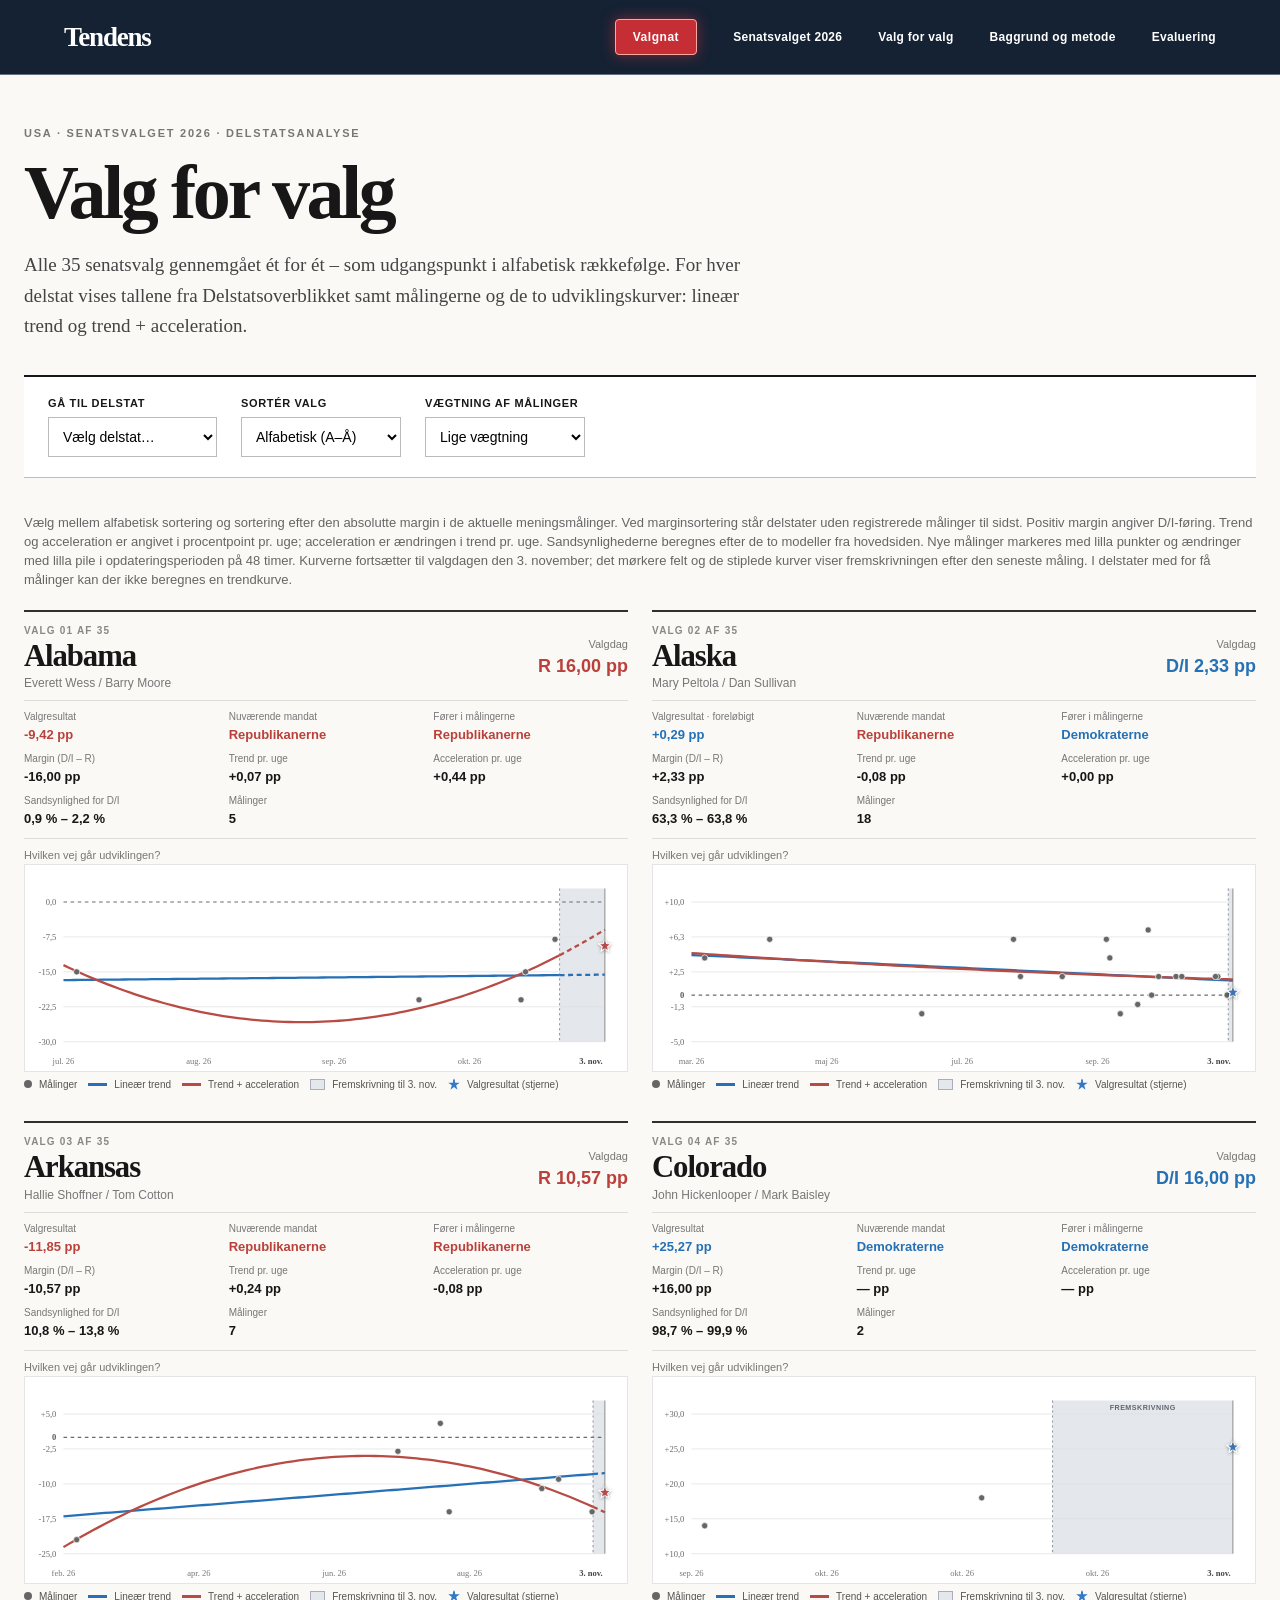
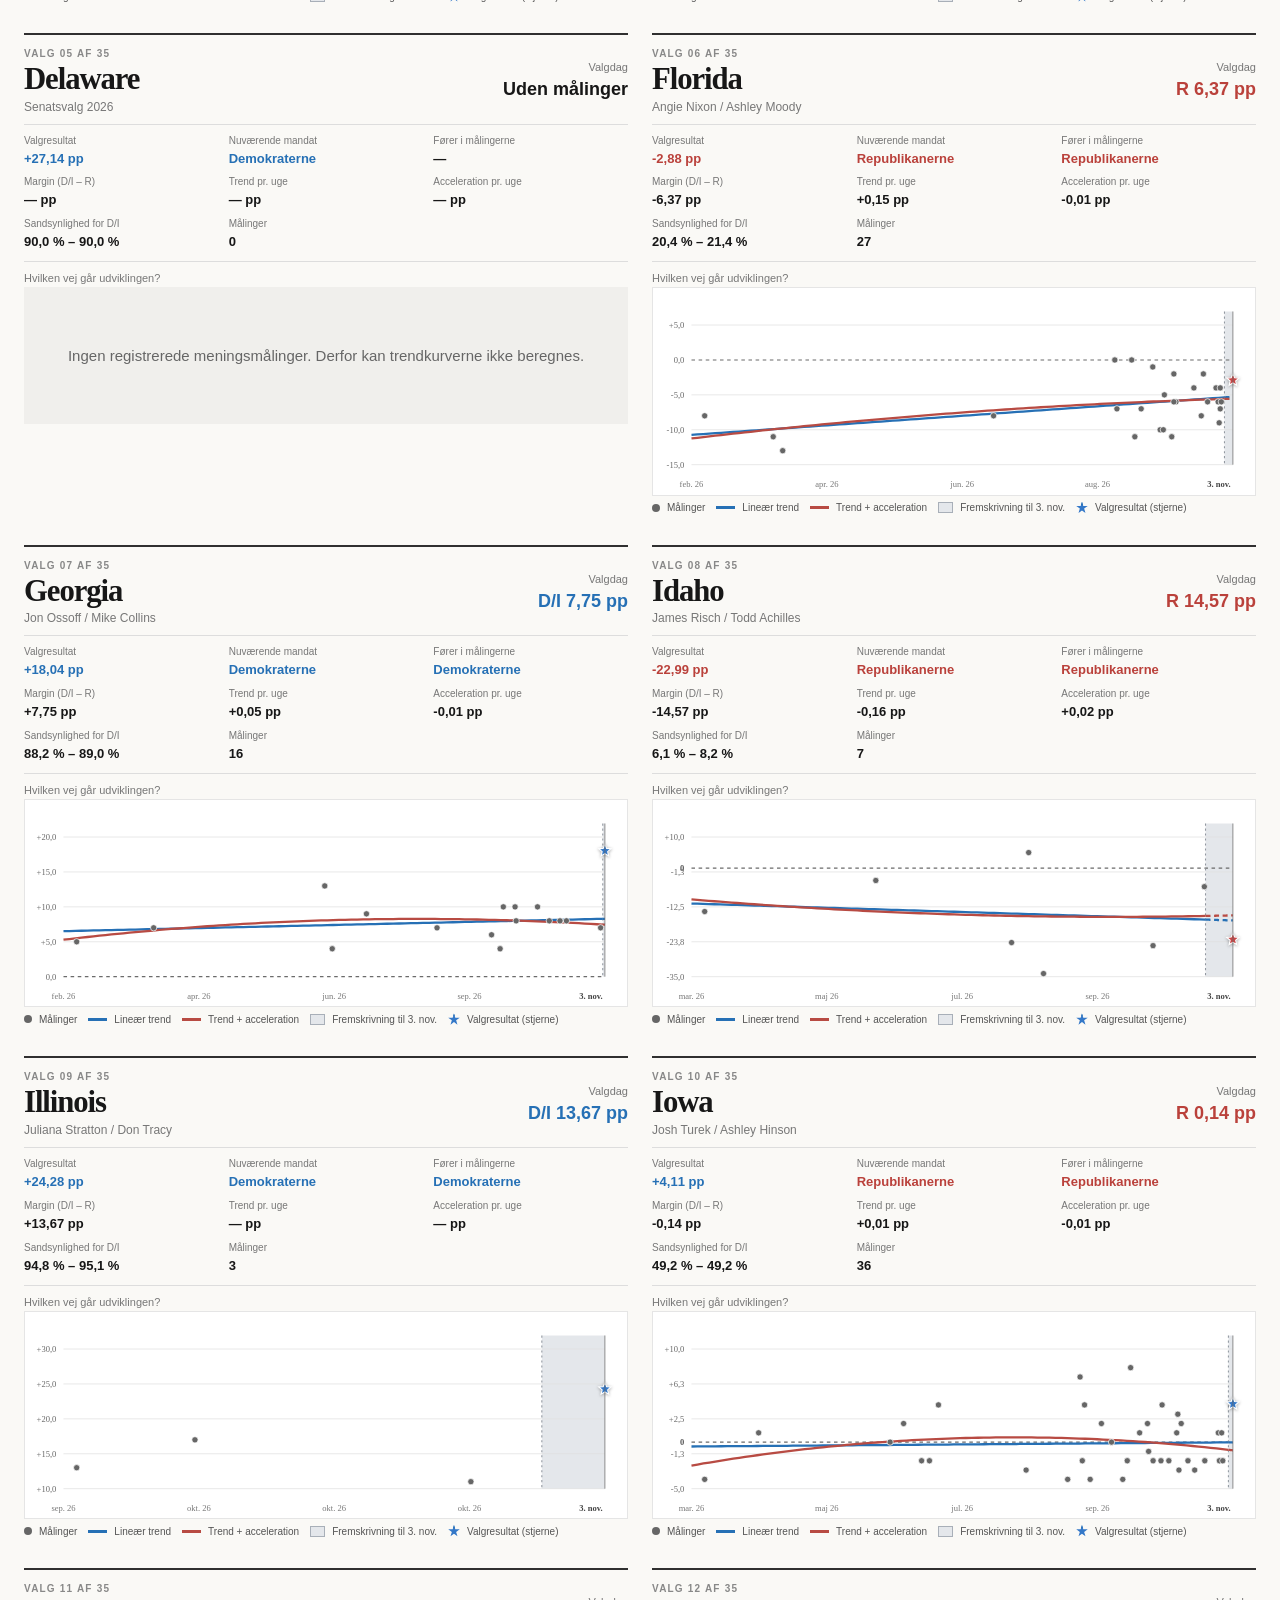
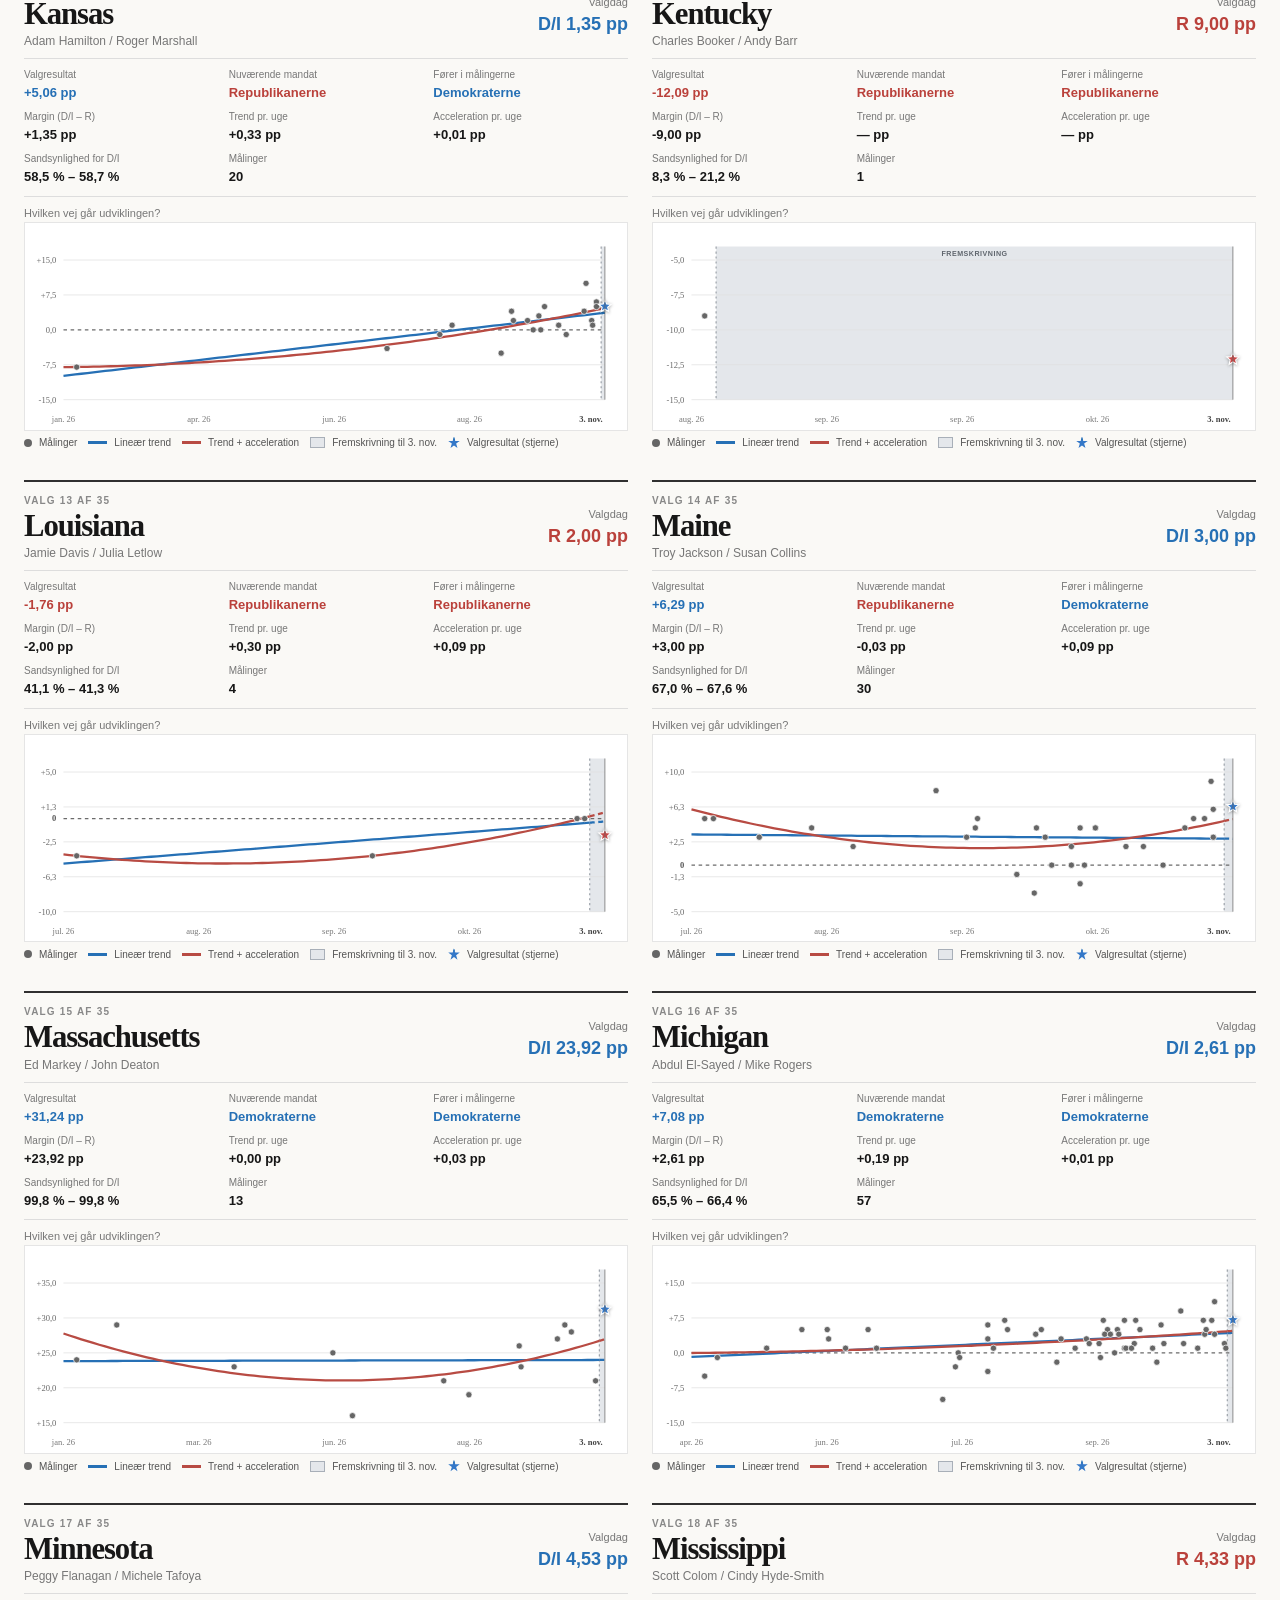
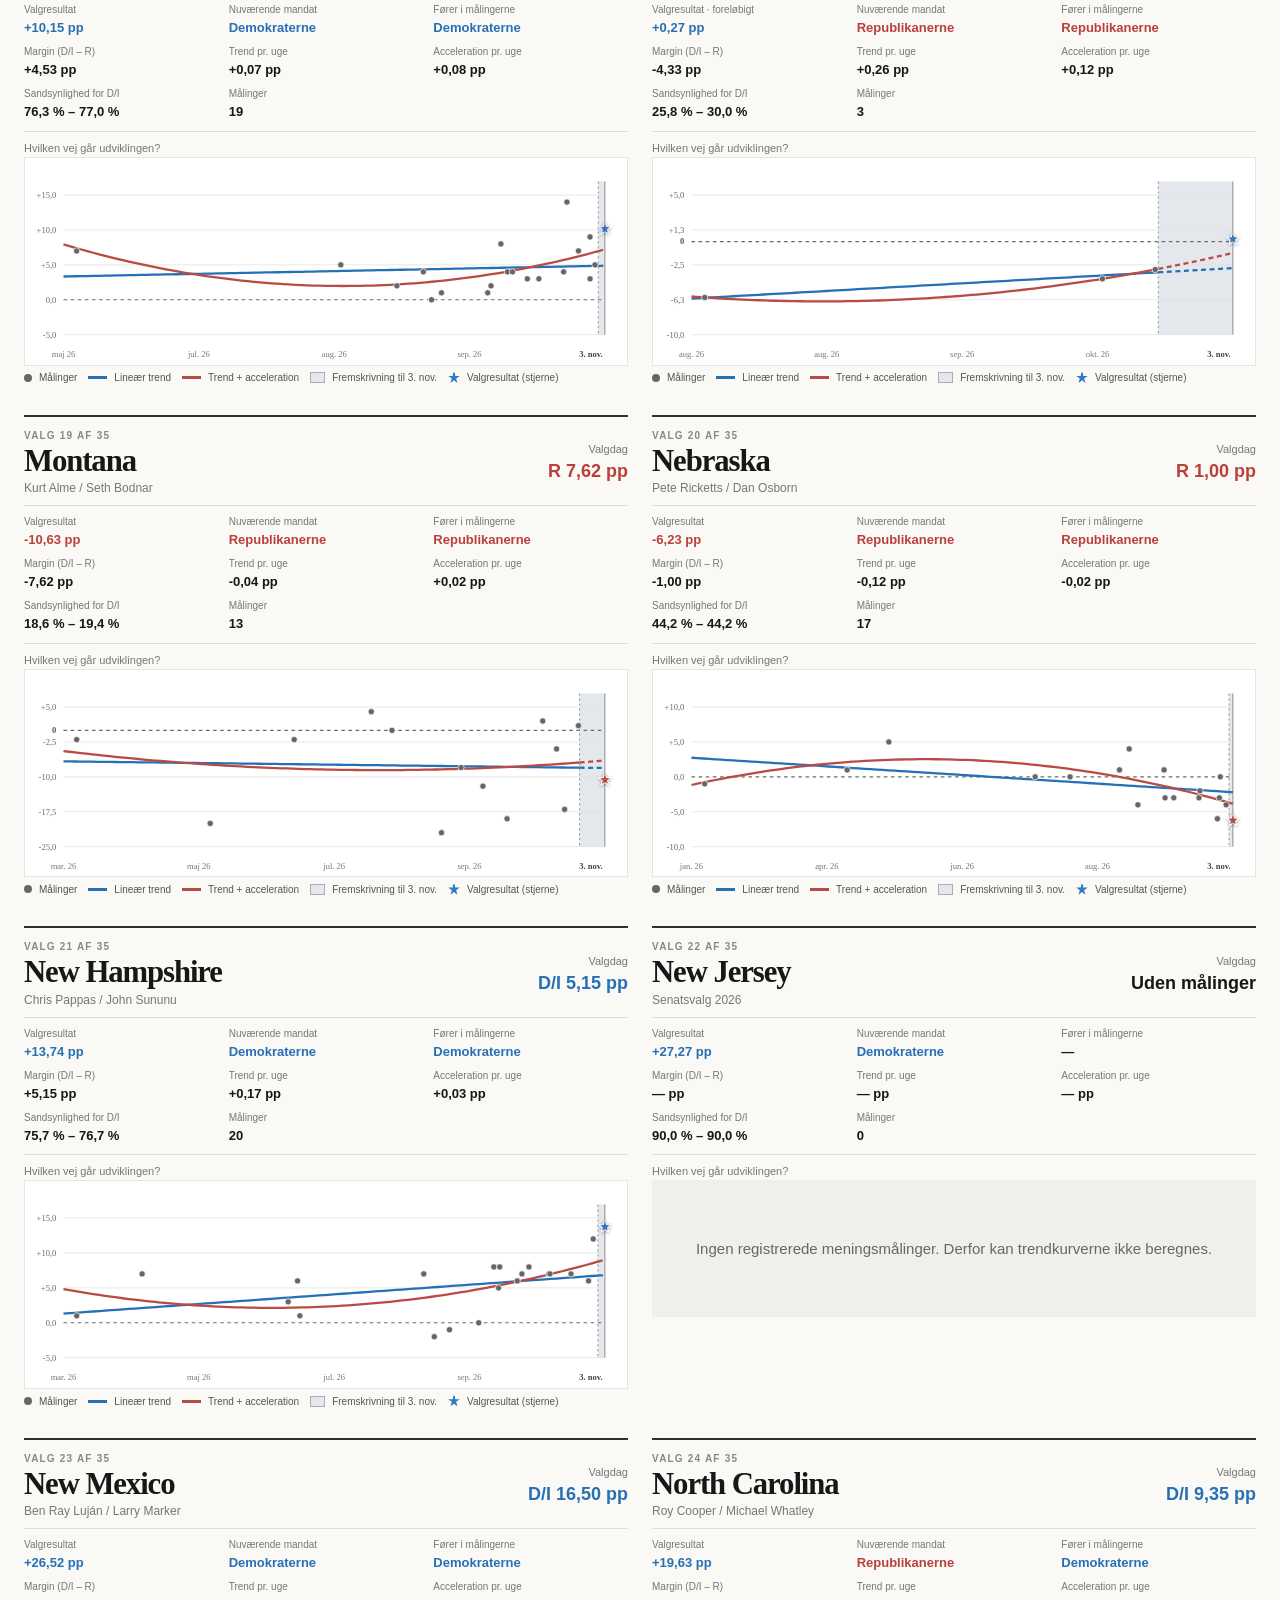
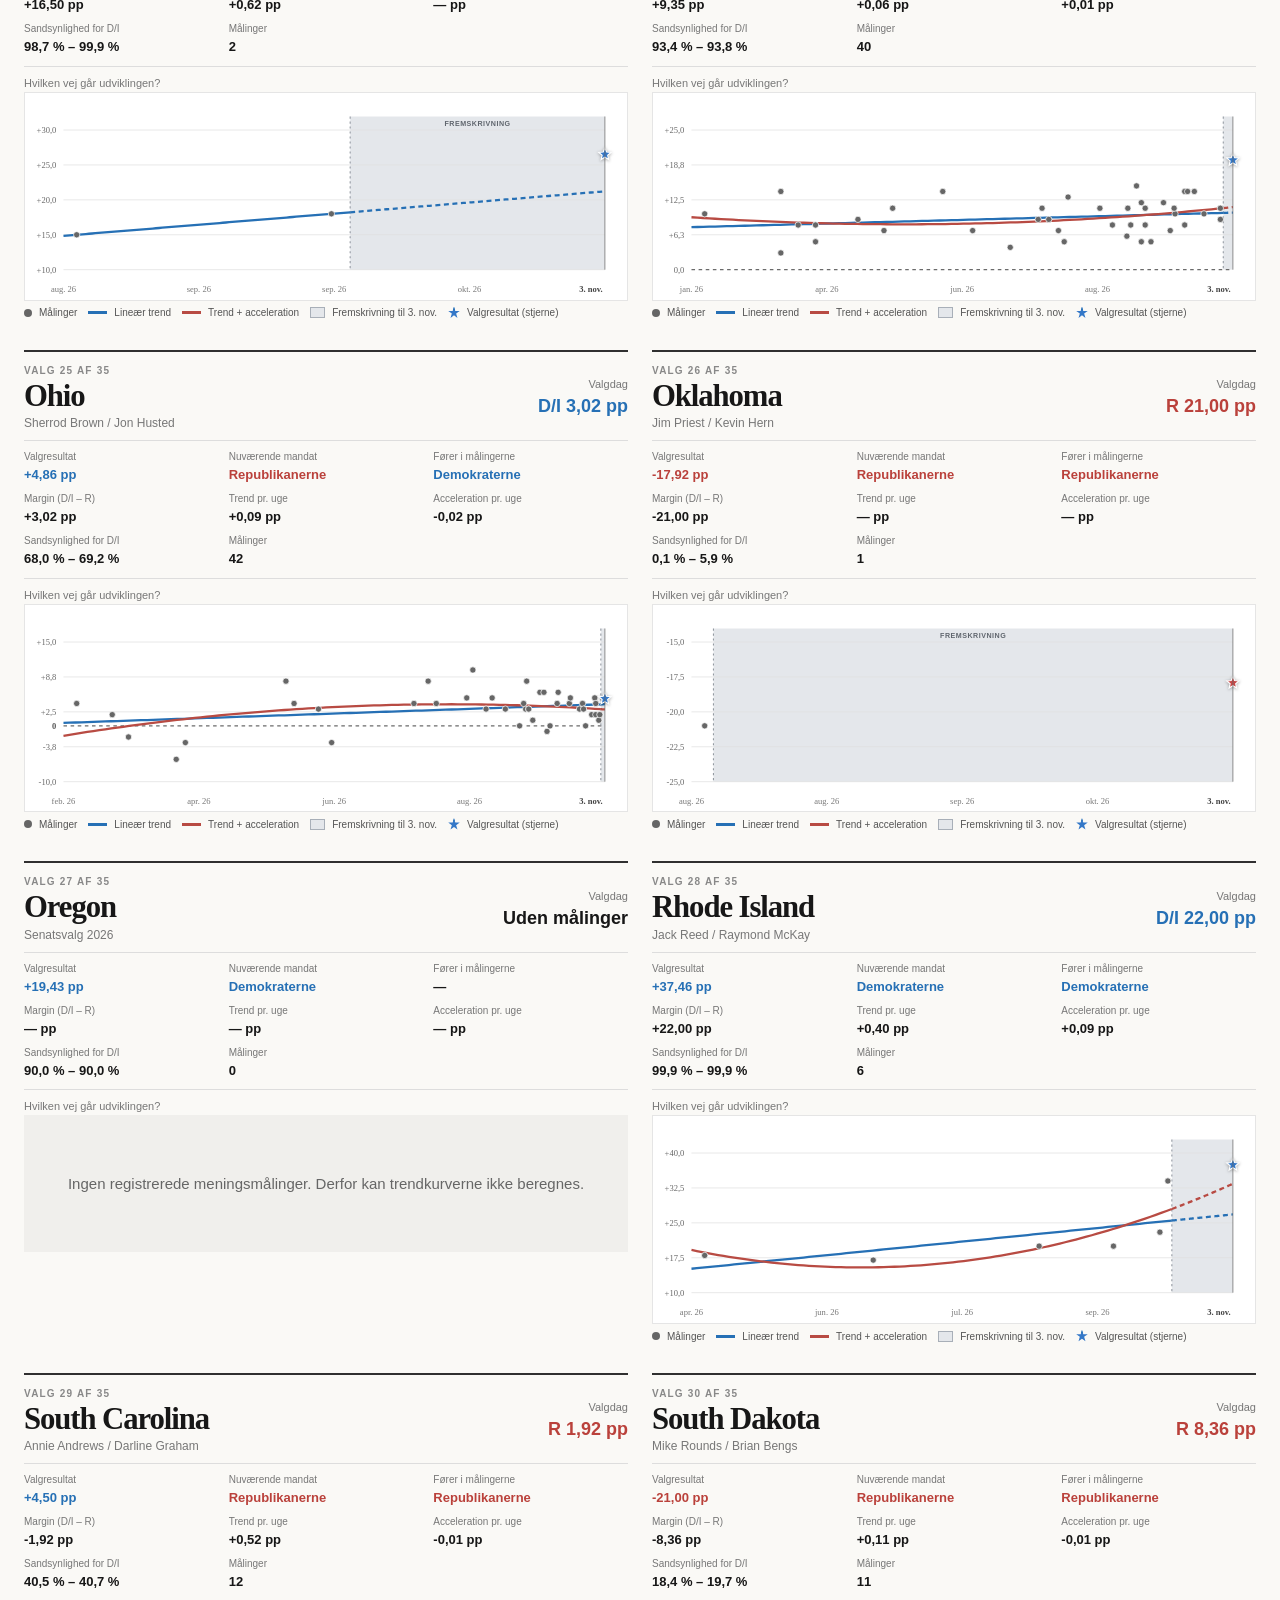
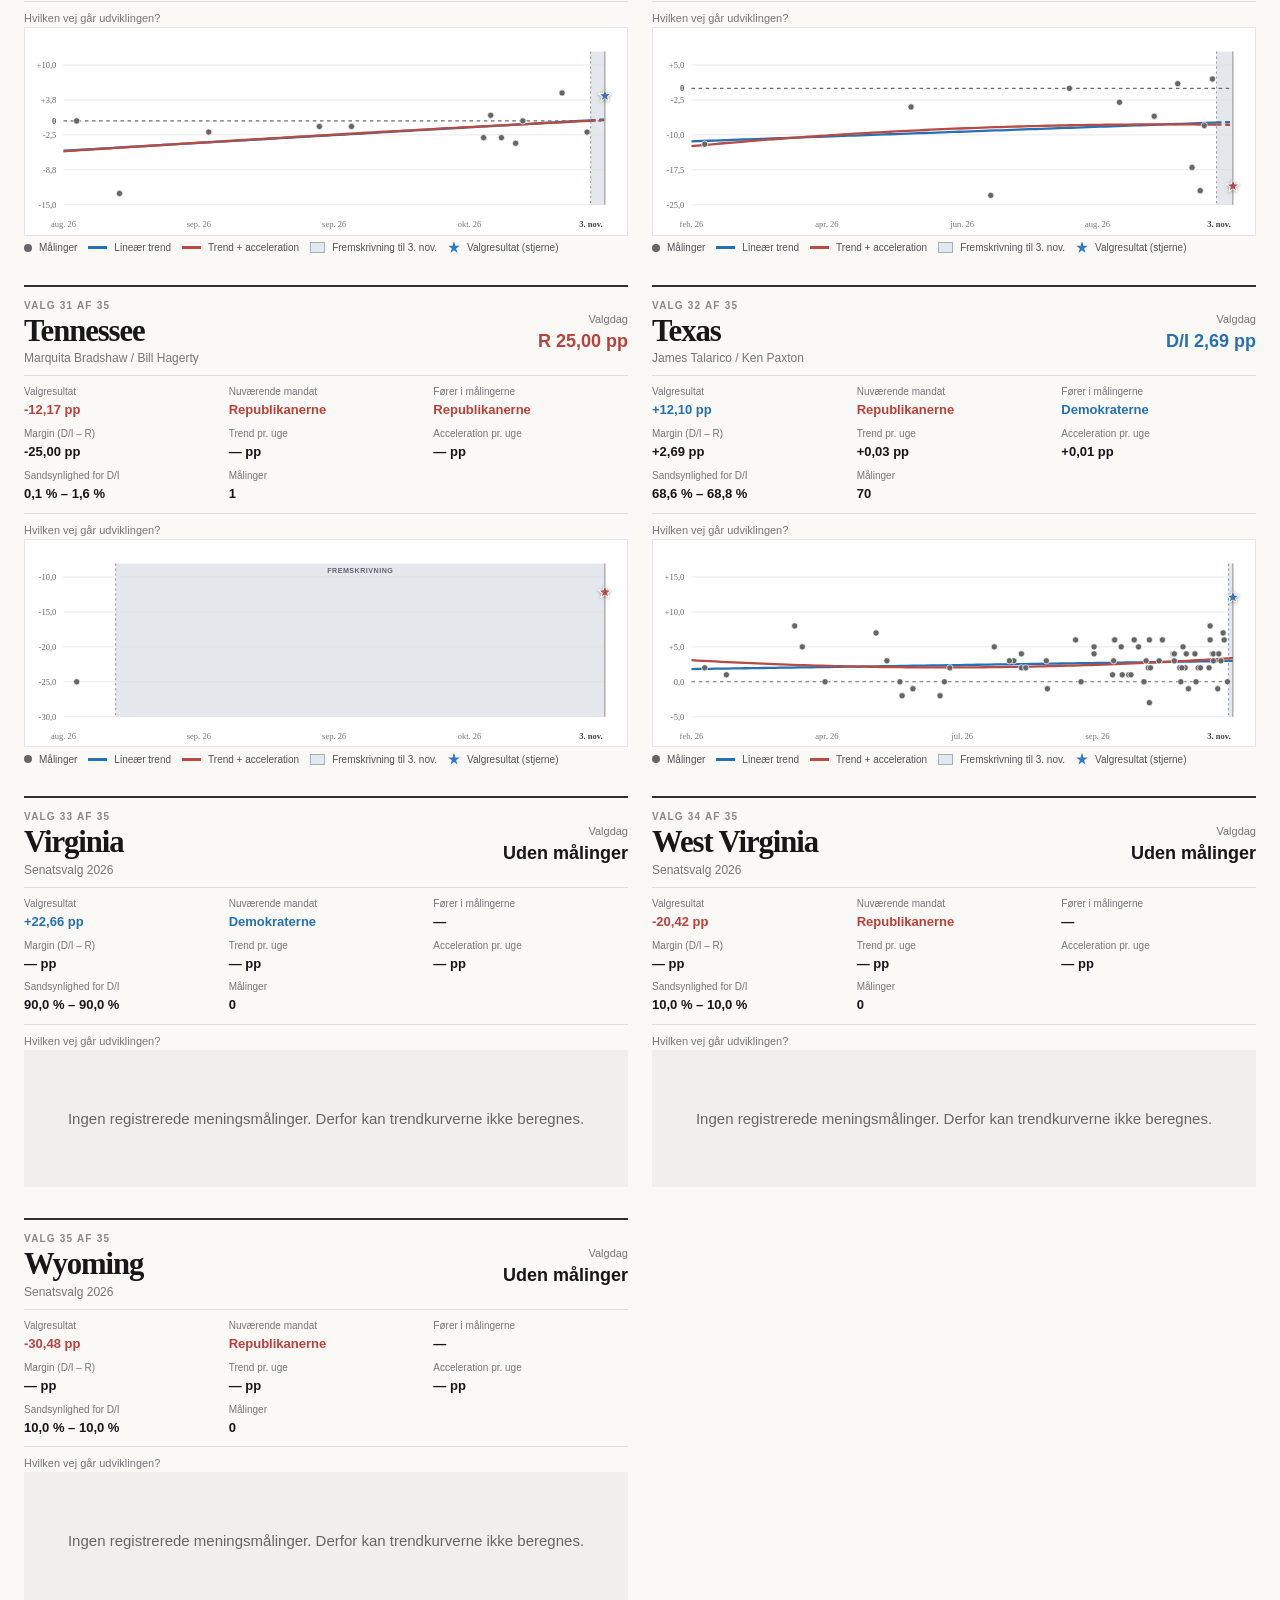
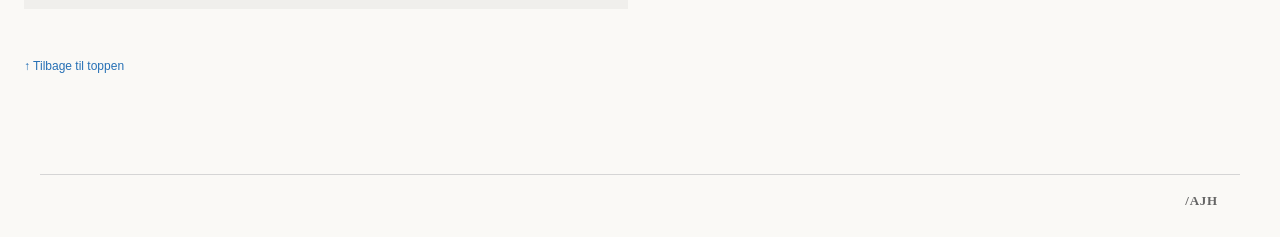
<file: senatsvalg/valg-for-valg.html>
<!doctype html><html lang="da"><head><meta charset="utf-8"><meta name="viewport" content="width=device-width, initial-scale=1"><title>Valg for valg · Senatsvalget 2026</title><link rel="stylesheet" href="css/site-header.css"><link rel="stylesheet" href="css/valg-for-valg.css"><link rel="stylesheet" href="css/update-indicators.css"></head><body data-brand-title-suffix="Valg for valg"><header class="site-masthead"><a class="site-brand rotating-brand" href="../index.html" aria-label="Projekter og analyser – forside">Kontur</a><nav class="site-links" aria-label="Hovednavigation"><a class="nav-valgnat-live" href="valgnat.html">Valgnat</a><a href="senatsvalg.html">Senatsvalget 2026</a><a href="valg-for-valg.html" aria-current="page">Valg for valg</a><a href="metode.html">Baggrund og metode</a><a href="evaluering.html">Evaluering</a></nav></header><main class="vf-wrap"><div class="vf-kicker">USA · SENATSVALGET 2026 · DELSTATSANALYSE</div><h1>Valg for valg</h1><p class="vf-intro">Alle <span id="vf-count">35</span> senatsvalg gennemgået ét for ét – som udgangspunkt i alfabetisk rækkefølge. For hver delstat vises tallene fra Delstatsoverblikket samt målingerne og de to udviklingskurver: lineær trend og trend + acceleration.</p><div class="vf-controls"><div><label for="vf-jump">Gå til delstat</label><select id="vf-jump"><option>Indlæser…</option></select></div><div><label for="vf-sort">Sortér valg</label><select id="vf-sort"><option value="alpha">Alfabetisk (A–Å)</option><option value="close">Tætteste valg først</option><option value="wide">Største føring først</option></select></div><div><label for="vf-weight">Vægtning af målinger</label><select id="vf-weight"><option value="equal">Lige vægtning</option><option value="time">Tidsvægtning</option></select></div><div id="vf-half-wrap" hidden><label for="vf-half">Halveringstid</label><input id="vf-half" type="range" min="1" max="12" step="1" value="8"><output id="vf-half-label">8 uger</output></div></div><p class="vf-note">Vælg mellem alfabetisk sortering og sortering efter den absolutte margin i de aktuelle meningsmålinger. Ved marginsortering står delstater uden registrerede målinger til sidst. Positiv margin angiver D/I-føring. Trend og acceleration er angivet i procentpoint pr. uge; acceleration er ændringen i trend pr. uge. Sandsynlighederne beregnes efter de to modeller fra hovedsiden. Nye målinger markeres med lilla punkter og ændringer med lilla pile i opdateringsperioden på 48 timer. Kurverne fortsætter til valgdagen den 3. november; det mørkere felt og de stiplede kurver viser fremskrivningen efter den seneste måling. I delstater med for få målinger kan der ikke beregnes en trendkurve.</p><div id="vf-list"></div><a class="vf-top" href="#">↑ Tilbage til toppen</a></main><footer class="site-signature-footer" aria-label="Sidens afsender"><span>/AJH</span></footer><aside id="vf-sticky-weight" class="sticky-weight" aria-label="Vægtning af meningsmålinger" hidden><div class="sticky-weight-pill"><div class="sticky-weight-options" role="group" aria-label="Vægtning"><button type="button" class="sticky-weight-choice" data-vf-weight="equal" aria-pressed="true">Lige vægtning</button><button type="button" class="sticky-weight-choice" data-vf-weight="time" aria-pressed="false">Tidsvægtning</button></div><div class="sticky-half-row" id="vf-sticky-half-row" hidden><label for="vf-sticky-half">Halveringstid</label><input type="range" id="vf-sticky-half" min="1" max="12" step="1" value="8"><output id="vf-sticky-half-text" for="vf-sticky-half">8 uger</output></div></div></aside><script src="data/polls.js"></script><script src="js/probability-model.js"></script><script src="js/update-indicators.js"></script><script src="data/valgnat-feed.js?v=20261107-results-1"></script><script src="js/valg-for-valg.js?v=20261107-result-stars-1"></script><script src="js/rotating-brand.js" defer></script></body></html>
</file>
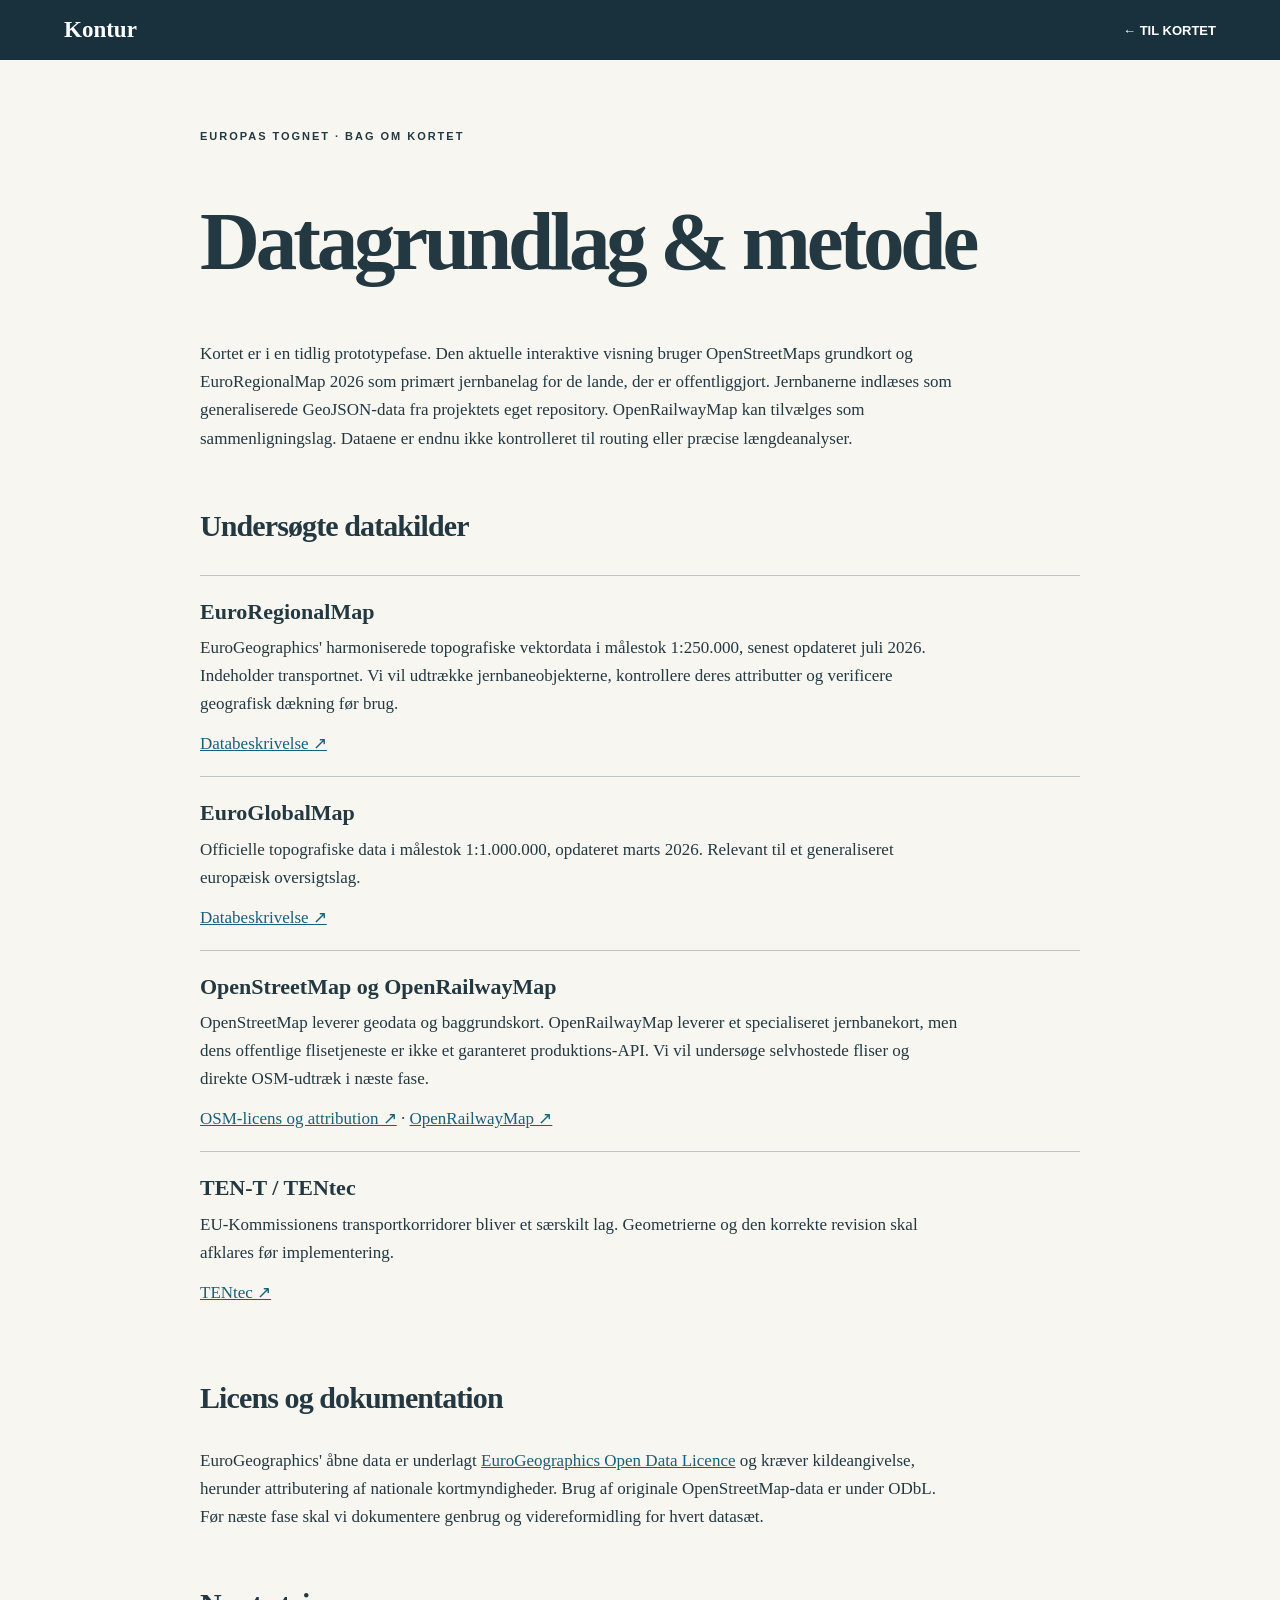
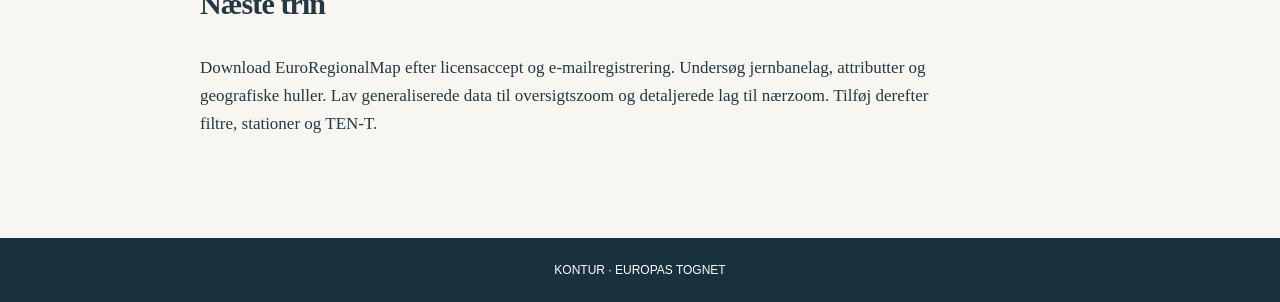
<file: tognet/data.html>
<!doctype html><html lang="da"><head><meta charset="utf-8"><meta name="viewport" content="width=device-width,initial-scale=1"><title>Datagrundlag · Europas tognet</title><style>*{box-sizing:border-box}body{margin:0;background:#f7f6f0;color:#233841;font:17px/1.65 Georgia,serif}header{background:#18313c;color:white;display:flex;justify-content:space-between;align-items:center;padding:17px clamp(22px,5vw,70px);font:700 13px Arial,sans-serif}header a{color:#fff;text-decoration:none}header strong{font:700 23px Georgia,serif}main{max-width:930px;margin:70px auto 100px;padding:0 25px}h1{font-size:clamp(45px,7vw,83px);letter-spacing:-.05em;line-height:1.05}h2{font-size:30px;letter-spacing:-.03em;margin-top:48px}p{max-width:760px}a{color:#1c5f79}.eyebrow{font:700 11px Arial,sans-serif;letter-spacing:.18em}.source{border-top:1px solid #bdc5c4;padding:18px 0}.source h3{font-size:22px;margin:0 0 4px}.source p{margin:0 0 12px}small{font-family:Arial,sans-serif;color:#52636a}footer{background:#18313c;color:white;padding:25px;text-align:center;font:12px Arial,sans-serif}</style></head><body><header><a href="../index.html"><strong>Kontur</strong></a><nav><a href="index.html">← TIL KORTET</a></nav></header><main><p class="eyebrow">EUROPAS TOGNET · BAG OM KORTET</p><h1>Datagrundlag &amp; metode</h1><p>Kortet er i en tidlig prototypefase. Den aktuelle interaktive visning bruger OpenStreetMaps grundkort og EuroRegionalMap 2026 som primært jernbanelag for de lande, der er offentliggjort. Jernbanerne indlæses som generaliserede GeoJSON-data fra projektets eget repository. OpenRailwayMap kan tilvælges som sammenligningslag. Dataene er endnu ikke kontrolleret til routing eller præcise længdeanalyser.</p><h2>Undersøgte datakilder</h2><section class="source"><h3>EuroRegionalMap</h3><p>EuroGeographics' harmoniserede topografiske vektordata i målestok 1:250.000, senest opdateret juli 2026. Indeholder transportnet. Vi vil udtrække jernbaneobjekterne, kontrollere deres attributter og verificere geografisk dækning før brug.</p><a href="https://www.mapsforeurope.org/datasets/euro-regional-map">Databeskrivelse ↗</a></section><section class="source"><h3>EuroGlobalMap</h3><p>Officielle topografiske data i målestok 1:1.000.000, opdateret marts 2026. Relevant til et generaliseret europæisk oversigtslag.</p><a href="https://www.mapsforeurope.org/datasets/euro-global-map">Databeskrivelse ↗</a></section><section class="source"><h3>OpenStreetMap og OpenRailwayMap</h3><p>OpenStreetMap leverer geodata og baggrundskort. OpenRailwayMap leverer et specialiseret jernbanekort, men dens offentlige flisetjeneste er ikke et garanteret produktions-API. Vi vil undersøge selvhostede fliser og direkte OSM-udtræk i næste fase.</p><a href="https://www.openstreetmap.org/copyright">OSM-licens og attribution ↗</a> · <a href="https://www.openrailwaymap.org/">OpenRailwayMap ↗</a></section><section class="source"><h3>TEN-T / TENtec</h3><p>EU-Kommissionens transportkorridorer bliver et særskilt lag. Geometrierne og den korrekte revision skal afklares før implementering.</p><a href="https://transport.ec.europa.eu/transport-themes/infrastructure-and-investment/trans-european-transport-network-ten-t/tentec-information-system-and-ten-t-map-library_en">TENtec ↗</a></section><h2>Licens og dokumentation</h2><p>EuroGeographics' åbne data er underlagt <a href="https://www.mapsforeurope.org/licence">EuroGeographics Open Data Licence</a> og kræver kildeangivelse, herunder attributering af nationale kortmyndigheder. Brug af originale OpenStreetMap-data er under ODbL. Før næste fase skal vi dokumentere genbrug og videreformidling for hvert datasæt.</p><h2>Næste trin</h2><p>Download EuroRegionalMap efter licensaccept og e-mailregistrering. Undersøg jernbanelag, attributter og geografiske huller. Lav generaliserede data til oversigtszoom og detaljerede lag til nærzoom. Tilføj derefter filtre, stationer og TEN-T.</p></main><footer>KONTUR · EUROPAS TOGNET</footer></body></html>
</file>
<file: senatsvalg/css/forside.css>
*{box-sizing:border-box}html,body{margin:0;min-height:100%;font-family:Georgia,"Times New Roman",serif}body{background:#121d2a;color:#fff}.cover{min-height:100svh;position:relative;display:flex;flex-direction:column;isolation:isolate;overflow:hidden}.cover-image{position:absolute;inset:0;width:100%;height:100%;object-fit:cover;object-position:center;z-index:-3}.shade{position:absolute;inset:0;background:linear-gradient(90deg,rgba(4,13,25,.82) 0%,rgba(4,13,25,.54) 32%,rgba(4,13,25,.12) 68%,rgba(4,13,25,.03) 100%),linear-gradient(0deg,rgba(4,13,25,.64),transparent 23%);z-index:-2}.masthead{display:flex;align-items:center;justify-content:space-between;padding:25px clamp(22px,5vw,80px);border-bottom:1px solid rgba(255,255,255,.45);gap:16px}.masthead a{color:#fff;text-decoration:none}.brand{font-family:Georgia,serif;font-size:clamp(18px,2.1vw,27px);font-weight:bold;letter-spacing:-.04em}.brand span{font-weight:normal}.nav-method{font-family:Arial,sans-serif;font-size:12px;font-weight:bold;letter-spacing:.03em}.cover-content{width:min(770px,90vw);padding:clamp(80px,13vh,180px) 0 80px;margin-left:clamp(22px,8vw,145px);flex:1;display:flex;flex-direction:column;align-items:flex-start;justify-content:center}.eyebrow{font:700 12px Arial,sans-serif;letter-spacing:.18em;margin:0 0 25px}.cover h1{font-size:clamp(66px,10vw,148px);letter-spacing:-.065em;line-height:.94;margin:0;text-wrap:balance;text-shadow:0 3px 26px rgba(0,0,0,.25)}.deck{font-size:clamp(18px,2vw,26px);line-height:1.4;max-width:540px;margin:32px 0 36px;text-shadow:0 2px 15px rgba(0,0,0,.45)}.actions{display:flex;flex-wrap:wrap;align-items:center;gap:12px}.actions a{font:700 13px Arial,sans-serif;letter-spacing:.01em;text-decoration:none;padding:18px 22px;display:inline-flex;gap:20px;align-items:center;justify-content:space-between;transition:background .2s,color .2s}.primary{background:#fff;color:#161616;border:1px solid #fff}.primary:hover{background:#e9e9e9}.secondary{color:#fff;border:1px solid rgba(255,255,255,.8);background:rgba(0,0,0,.15)}.secondary:hover{background:rgba(255,255,255,.15)}.cover-footer{display:flex;justify-content:space-between;gap:12px;padding:18px clamp(22px,5vw,80px);font:700 10px Arial,sans-serif;letter-spacing:.15em;border-top:1px solid rgba(255,255,255,.45)}@media(max-width:650px){.cover-image{object-position:42% center}.shade{background:linear-gradient(90deg,rgba(4,13,25,.83),rgba(4,13,25,.27)),linear-gradient(0deg,rgba(4,13,25,.5),transparent 25%)}.cover-content{margin-left:22px;padding-top:70px}.cover h1{font-size:clamp(62px,16vw,94px)}.actions{align-items:stretch;flex-direction:column}.nav-method{font-size:11px}.cover-footer span:last-child{display:none}}@media(prefers-reduced-motion:reduce){.actions a{transition:none}}
/* Klarere billede og mere diskret projektoverskrift */
.shade{background:linear-gradient(90deg,rgba(4,13,25,.56) 0%,rgba(4,13,25,.26) 35%,rgba(4,13,25,.03) 73%),linear-gradient(0deg,rgba(4,13,25,.34),transparent 18%)}
.cover-content{width:min(630px,88vw)}
.cover h1{font-size:clamp(39px,6vw,82px);line-height:1.07;letter-spacing:-.045em}
.cover h1 a{color:inherit;text-decoration:none;display:inline-block;border-bottom:2px solid rgba(255,255,255,.65);padding-bottom:7px;transition:border-color .2s,transform .2s}
.cover h1 a:hover,.cover h1 a:focus-visible{border-color:white;transform:translateY(-2px)}
.deck{margin:22px 0 12px;max-width:460px}
.publication-date{font:700 11px Arial,sans-serif;letter-spacing:.14em;margin:14px 0 0;color:rgba(255,255,255,.9)}
@media(max-width:650px){.shade{background:linear-gradient(90deg,rgba(4,13,25,.57),rgba(4,13,25,.12)),linear-gradient(0deg,rgba(4,13,25,.36),transparent 20%)}.cover h1{font-size:clamp(39px,9vw,65px)}}
</file>
<file: senatsvalg/css/projektforside.css>
/* Projektforside: tydelige indgange og kompakt tilmeldingsformular */
.site-tag{font:700 11px Arial,sans-serif;letter-spacing:.14em;color:#fff}.cover-content{width:min(760px,calc(100% - 44px));padding-top:75px;padding-bottom:65px}.cover h1{font-size:clamp(42px,6.4vw,86px);max-width:680px}.project-actions{display:grid;grid-template-columns:repeat(2,minmax(0,1fr));gap:12px;width:min(690px,100%);margin:22px 0 18px}.project-button{min-height:108px;padding:21px 20px;display:flex;align-items:center;justify-content:space-between;gap:12px;text-decoration:none;font-family:Arial,sans-serif;box-shadow:0 8px 30px rgba(0,0,0,.15);transition:transform .2s,background .2s,border-color .2s}.project-button:hover,.project-button:focus-visible{transform:translateY(-3px)}.project-button small{display:block;font-size:10px;letter-spacing:.14em;margin-bottom:9px;font-weight:700}.project-button strong{font-size:17px;line-height:1.2;display:block}.project-button .arrow{font-size:26px;flex-shrink:0}.main-button{background:#fff;color:#16263d;border:2px solid #fff}.main-button:hover{background:#e7f1ff}.method-button{background:rgba(12,28,50,.7);color:#fff;border:2px solid rgba(255,255,255,.85);backdrop-filter:blur(5px)}.method-button:hover{background:rgba(255,255,255,.15)}.subscribe{font-family:Arial,sans-serif;width:min(380px,100%)}#subscribe-toggle{color:#fff;background:rgba(9,20,35,.65);border:1px solid rgba(255,255,255,.65);padding:11px 15px;font:700 12px Arial,sans-serif;cursor:pointer}#subscribe-toggle:hover{background:rgba(255,255,255,.18)}#subscribe-panel{padding:17px;margin-top:8px;background:rgba(9,20,35,.94);border:1px solid rgba(255,255,255,.4)}#subscribe-panel[hidden]{display:none}#subscribe-form{display:grid;gap:7px}#subscribe-form label{font-size:12px;font-weight:700}#subscribe-form input{width:100%;border:1px solid #b6c4d3;background:#fff;color:#13243b;border-radius:2px;padding:11px;font:14px Arial,sans-serif;margin-bottom:7px}.subscribe-submit{background:#fff;color:#13243b;border:0;padding:11px;font:700 13px Arial,sans-serif;cursor:pointer}.subscribe-message{font:12px/1.5 Arial,sans-serif;margin:4px 0 0}.subscribe-message:empty{display:none}@media(max-width:620px){.project-actions{grid-template-columns:1fr}.project-button{min-height:84px}.cover-content{padding-top:45px}.cover h1{font-size:clamp(39px,10vw,65px)}}@media(prefers-reduced-motion:reduce){.project-button{transition:none}}
.subscribe-note{font:11px/1.5 Georgia,serif;color:rgba(255,255,255,.82);margin:2px 0 0}.subscribe-note a{color:#fff;text-underline-offset:3px}.subscribe-note a:hover{text-decoration-thickness:2px}

/* Roterende publikationstitel: fast plads uden layout-hop */
.rotating-brand{display:inline-block;min-width:8.5ch;white-space:nowrap;font-variant-ligatures:common-ligatures}

/* 18. oktober: lad billedets figur i venstre side være synlig. */
@media (min-width: 761px) {
  .cover .shade {background:linear-gradient(270deg,rgba(5,16,33,.75) 0%,rgba(5,16,33,.56) 34%,rgba(5,16,33,.05) 63%,transparent 78%),linear-gradient(0deg,rgba(4,13,25,.38),transparent 17%)}
  .cover-content {width:min(490px,37vw);margin-left:auto;margin-right:clamp(30px,5.2vw,92px);padding:30px 0 72px;justify-content:center;align-items:flex-start}
  .cover h1 {font-size:clamp(39px,4.25vw,68px);max-width:100%}
  .cover .eyebrow {font-size:10px;margin-bottom:13px;letter-spacing:.12em}
  .cover .deck {font-size:clamp(15px,1.35vw,19px);margin:13px 0 9px;max-width:390px}
  .project-actions {width:100%;gap:8px;margin:12px 0 10px}
  .project-button {min-height:68px;padding:11px 12px;gap:7px;box-shadow:none}
  .project-button small {font-size:8px;margin-bottom:5px;letter-spacing:.07em}
  .project-button strong {font-size:13px}
  .project-button .arrow {font-size:19px}
  .publication-date {font-size:9px;margin-top:10px}
}
/* Formularen åbner oven over knappen uden at ændre forsidens højde. */
.cover .subscribe {position:relative;width:min(345px,100%);z-index:5}
.cover #subscribe-toggle {padding:9px 12px;font-size:11px;background:rgba(9,20,35,.56)}
.cover #subscribe-panel {position:absolute;bottom:calc(100% + 10px);left:0;width:min(345px,calc(100vw - 44px));margin:0;max-height:min(390px,68svh);overflow-y:auto;box-shadow:0 16px 45px rgba(0,0,0,.38);z-index:10}
@media (max-width:760px) {
  .cover .shade {background:linear-gradient(0deg,rgba(4,13,25,.88) 0%,rgba(4,13,25,.7) 43%,rgba(4,13,25,.02) 83%)}
  .cover-image {object-position:30% center}
  .cover-content {width:calc(100% - 44px);margin:0 22px;padding:0 0 82px;justify-content:flex-end;align-items:flex-start}
  .cover h1 {font-size:clamp(35px,8vw,55px)}
  .cover .eyebrow {font-size:9px;margin:0 0 9px}
  .cover .deck {font-size:15px;margin:11px 0 8px}
  .project-actions {grid-template-columns:repeat(2,minmax(0,1fr));gap:7px;margin:10px 0}
  .project-button {min-height:67px;padding:9px;box-shadow:none}
  .project-button small {font-size:8px;margin-bottom:4px;letter-spacing:.04em}
  .project-button strong {font-size:12px}
  .project-button .arrow {font-size:16px}
  .cover #subscribe-panel {bottom:calc(100% + 8px);max-height:min(340px,55svh)}
  .publication-date {font-size:9px;margin-top:8px}
}
@media (max-width:400px) {
  .project-button strong {font-size:11px}
  .cover h1 {font-size:34px}
}

/* Election-night call to action on project cover. */
.election-night-button{background:linear-gradient(135deg,#c52c35,#e34d45);border:2px solid #ffaaa0;color:#fff;box-shadow:0 0 20px rgba(234,65,65,.52),0 8px 28px rgba(0,0,0,.32);animation:electionNightGlow 2.6s ease-in-out infinite alternate}
.election-night-button:hover,.election-night-button:focus-visible{background:linear-gradient(135deg,#d9303a,#f05c51);box-shadow:0 0 32px rgba(255,86,76,.75)}
@keyframes electionNightGlow{from{box-shadow:0 0 12px rgba(234,65,65,.3),0 8px 28px rgba(0,0,0,.32)}to{box-shadow:0 0 27px rgba(234,65,65,.72),0 8px 28px rgba(0,0,0,.32)}}
@media(prefers-reduced-motion:reduce){.election-night-button{animation:none}}
</file>
<file: senatsvalg/css/creative-campaign.css>
/* Anden kampagne: drømmende, organisk og bevidst anderledes end valganalysen. */
html{scroll-behavior:smooth} .cover{min-height:100svh}.scroll-cue{position:absolute;bottom:64px;right:clamp(20px,5vw,75px);display:flex;flex-direction:column;align-items:center;gap:4px;text-decoration:none;color:#fff;font:700 10px Arial,sans-serif;letter-spacing:.16em;z-index:3;opacity:.85;transition:opacity .2s,transform .2s}.scroll-cue:hover{opacity:1;transform:translateY(4px)}.scroll-cue-arrows{font:300 68px/.39 Arial,sans-serif;display:flex;flex-direction:column;align-items:center;height:66px;transform:scaleX(2.1)}.scroll-cue-arrows span{display:block;opacity:.6}.idea-section{min-height:100svh;position:relative;isolation:isolate;overflow:hidden;display:flex;flex-direction:column;justify-content:space-between;background:#173765;color:#fff;font-family:'Trebuchet MS',Arial,sans-serif}.idea-art{position:absolute;inset:0;width:100%;height:100%;object-fit:cover;object-position:center;z-index:-3}.idea-wash{position:absolute;inset:0;z-index:-2;background:linear-gradient(90deg,rgba(8,29,76,.88) 0%,rgba(11,38,89,.75) 31%,rgba(16,46,98,.22) 72%,rgba(10,34,75,.08) 100%),linear-gradient(0deg,rgba(11,35,75,.45),transparent 30%)}.idea-inner{padding:clamp(95px,13vh,160px) clamp(24px,9vw,145px) 85px;max-width:850px}.idea-kicker{font-size:12px;font-weight:800;letter-spacing:.22em;margin-bottom:27px;color:#f7dd8c}.idea-kicker span{font-size:24px;margin-left:12px}.idea-section h2{font-family:'Trebuchet MS',Arial,sans-serif;font-size:clamp(47px,7.1vw,102px);line-height:1.03;letter-spacing:-.065em;font-weight:800;margin:0 0 24px;text-wrap:balance}.idea-section h2 em{font-family:Georgia,serif;font-weight:400;letter-spacing:-.045em;color:#ffe4a1}.idea-inner>p{font-size:clamp(17px,1.7vw,23px);line-height:1.5;max-width:570px;margin:0 0 30px}.idea-cta,.idea-send{cursor:pointer;border:0;border-radius:100px;background:#ffdb80;color:#172d58;font:800 17px 'Trebuchet MS',Arial,sans-serif;display:inline-flex;align-items:center;gap:32px;justify-content:space-between;padding:12px 13px 12px 28px;box-shadow:0 12px 30px rgba(0,0,0,.18);transition:transform .2s,background .2s}.idea-cta:hover,.idea-send:hover{transform:translateY(-3px);background:#fff0c4}.idea-cta-arrow{width:48px;height:48px;display:grid;place-items:center;border-radius:50%;background:#183a79;color:#fff;font-size:28px}.idea-panel{margin-top:20px;max-width:500px;border-radius:30px;background:rgba(247,247,240,.97);color:#1a345a;padding:25px;box-shadow:0 18px 45px rgba(0,0,0,.25)}.idea-panel[hidden]{display:none}.idea-panel form{display:grid;gap:9px}.idea-panel label{font-size:13px;font-weight:800}.idea-panel label span{font-weight:400;opacity:.7}.idea-panel input,.idea-panel textarea{font:15px 'Trebuchet MS',Arial,sans-serif;padding:13px 15px;border:1px solid #bdc7d1;border-radius:16px;background:#fff;color:#1a345a;width:100%;margin-bottom:6px}.idea-panel textarea{resize:vertical}.idea-send{font-size:14px;margin-top:5px;padding:15px 20px}.idea-hint,#idea-status{font-size:12px;line-height:1.5;margin:3px 0 0}.idea-foot{padding:18px clamp(24px,5vw,80px);font-size:10px;font-weight:800;letter-spacing:.15em;display:flex;align-items:center;gap:14px;flex-wrap:wrap}.idea-foot span{font-size:20px;color:#ffe4a1}@media(max-width:700px){.scroll-cue{right:24px;bottom:65px}.scroll-cue-arrows{font-size:55px}.idea-wash{background:linear-gradient(90deg,rgba(9,31,74,.87),rgba(10,39,87,.43)),linear-gradient(0deg,rgba(10,31,74,.4),transparent 40%)}.idea-inner{padding:95px 25px 70px}.idea-section h2{font-size:clamp(43px,12vw,68px)}.idea-inner>p{font-size:17px}.idea-panel{padding:20px}}@media(prefers-reduced-motion:reduce){html{scroll-behavior:auto}.scroll-cue,.idea-cta,.idea-send{transition:none}}

/* Diskret, bred og afrundet scrollpil under forsidens nederste linje. */
.cover{padding-bottom:46px}
.cover-footer{border-bottom:1px solid rgba(255,255,255,.40)}
.scroll-cue{left:50%;right:auto;bottom:3px;transform:translateX(-50%);gap:2px;opacity:.67;font-size:9px;letter-spacing:.13em;white-space:nowrap}
.scroll-cue:hover,.scroll-cue:focus-visible{opacity:.98;transform:translate(-50%,2px)}
.scroll-cue-arrow{display:block;width:49px;height:17px;overflow:visible}
.idea-foot .idea-signature{margin-left:auto;font:700 13px Georgia,serif;letter-spacing:.06em;color:#ffe4a1;white-space:nowrap}
@media(max-width:700px){.scroll-cue{left:50%;right:auto;bottom:3px}.scroll-cue-arrow{width:46px;height:16px}}
@media(prefers-reduced-motion:reduce){.scroll-cue:hover,.scroll-cue:focus-visible{transform:translateX(-50%)}}
/* Bevar den roterende afsender i forsidens bundlinje på mobil. */
@media(max-width:650px){.cover-footer>span:last-child{display:none}.cover-footer #footer-brand{display:inline}}
</file>
<file: senatsvalg/css/site-header.css>
/* Fælles topbjælke på projektsiderne */
.site-masthead{width:100%;display:flex;justify-content:space-between;align-items:center;gap:20px;padding:19px clamp(18px,5vw,80px);background:#152234;color:#fff;border-bottom:1px solid #637082;box-sizing:border-box}
.site-masthead a{color:#fff;text-decoration:none}
.site-brand{font:700 27px Georgia,"Times New Roman",serif;letter-spacing:-.045em}
.site-links{display:flex;gap:clamp(14px,3vw,36px);align-items:center;flex-wrap:wrap}
.site-links a{font:700 12px Arial,sans-serif;letter-spacing:.025em}
.site-links a:hover,.site-links a:focus-visible{text-decoration:underline;text-underline-offset:5px}
@media(max-width:560px){.site-masthead{padding:16px 18px}.site-links{gap:12px}.site-links a{font-size:11px}}

/* Personlig signatur på alle projektsider. */
.site-signature-footer{border-top:1px solid #d5d5d5;max-width:1200px;margin:0 auto;padding:18px 22px 28px;display:flex;justify-content:flex-end;color:#656565;background:transparent}
.site-signature-footer span{font:700 13px Georgia,'Times New Roman',serif;letter-spacing:.06em}

/* Senate election-night link, highlighted in top navigation. */
.site-links a.nav-valgnat-live{display:inline-flex;align-items:center;justify-content:center;padding:10px 17px;border:1px solid #fba7a0;background:#c62e35;color:#fff;border-radius:4px;font-weight:800;letter-spacing:.045em;text-decoration:none;box-shadow:0 0 14px rgba(224,52,60,.5);animation:navValgnatGlow 2.5s ease-in-out infinite alternate}
.site-links a.nav-valgnat-live:hover,.site-links a.nav-valgnat-live:focus-visible{background:#e04443;color:#fff;box-shadow:0 0 24px rgba(236,64,69,.8);text-decoration:none}
@keyframes navValgnatGlow{from{box-shadow:0 0 8px rgba(224,52,60,.35)}to{box-shadow:0 0 22px rgba(224,52,60,.8)}}
@media(prefers-reduced-motion:reduce){.site-links a.nav-valgnat-live{animation:none}}
</file>
<file: senatsvalg/css/evaluering.css>
:root{--navy:#152234;--blue:#245b98;--red:#ad303a;--line:#d6dce3;--ink:#172233;--muted:#647081}*{box-sizing:border-box}html{scroll-behavior:smooth}body{margin:0;background:#fbfbfa;color:var(--ink);font-family:Arial,Helvetica,sans-serif}.ev-wrap{max-width:1120px;margin:0 auto;padding:55px 28px 90px}.ev-kicker,.ev-section-no{font-size:11px;font-weight:800;letter-spacing:.15em;color:var(--red)}h1,h2,h3{font-family:Georgia,'Times New Roman',serif;letter-spacing:-.03em}h1{font-size:clamp(42px,6vw,76px);line-height:1.03;margin:15px 0 21px;max-width:880px}h2{font-size:clamp(29px,3.7vw,45px);line-height:1.1;margin:12px 0 16px}h3{font-size:24px;margin:34px 0 15px}p{line-height:1.7;max-width:860px}.ev-lead{font:clamp(19px,2.4vw,26px)/1.55 Georgia,serif;color:#394b60}.ev-caution{background:#f0f2f4;border-left:3px solid #73849a;padding:16px 20px;font-size:14px;color:#344253;margin:26px 0}.ev-toc{display:flex;flex-wrap:wrap;gap:15px 23px;border-top:1px solid var(--line);border-bottom:1px solid var(--line);padding:18px 0;margin:38px 0}.ev-toc a,.ev-sources a{color:var(--blue);text-decoration:none;font-size:13px;font-weight:700}.ev-toc a:hover,.ev-sources a:hover{text-decoration:underline}.ev-section{padding:45px 0 55px;border-bottom:1px solid #c9d2dc;scroll-margin-top:20px}.ev-section>p{font-size:16px}.ev-metrics{display:grid;grid-template-columns:repeat(3,minmax(0,1fr));gap:14px;margin:28px 0 35px}.ev-metrics>div,.ev-bias-grid>div{border-top:3px solid var(--navy);padding:18px;background:#f0f3f6;display:flex;flex-direction:column;gap:8px}.ev-metrics small,.ev-bias-grid small{font-size:12px;color:#526176;font-weight:700}.ev-metrics strong{font:700 42px Georgia,serif}.ev-metrics em{font:normal 17px Arial,sans-serif}.ev-metrics span,.ev-bias-grid span{font-size:12px;color:#586578}.ev-plot{max-width:860px;padding:20px 0}.ev-bar-row{display:grid;grid-template-columns:minmax(145px,210px) 1fr 55px;gap:15px;align-items:center;margin:14px 0;font-size:14px}.ev-track{background:#e6eaf0;height:27px;overflow:hidden}.ev-track>div{height:100%;background:#8798ad}.ev-bar-row.best .ev-track>div{background:var(--blue)}.ev-bar-row b{font-size:14px;font-variant-numeric:tabular-nums}.ev-note{font-size:13px!important;color:var(--muted)}.ev-controls{display:flex;flex-wrap:wrap;gap:14px;margin:25px 0}.ev-controls label{display:flex;flex-direction:column;gap:7px;font-size:12px;font-weight:700}.ev-controls select{padding:10px 12px;border:1px solid #c6d0da;background:#fff;border-radius:4px;font-size:14px;max-width:100%}.ev-table-scroll{overflow-x:auto;margin:20px 0}table{width:100%;border-collapse:collapse;min-width:650px;font-size:14px}th,td{padding:12px 13px;border-bottom:1px solid #dfe4e9;text-align:right;font-variant-numeric:tabular-nums}thead th{background:#e7ebf0;color:#273b50;font-size:12px}thead th:first-child,tbody th,tbody td:first-child{text-align:left}tbody th{font-weight:700}tbody tr:nth-child(even){background:#f3f5f7}tbody tr:hover{background:#e7edf4}.ev-neg{color:#a32f3b;font-weight:700}.ev-pos{color:#245b98;font-weight:700}.ev-blue{color:#245b98}.ev-red{color:#a32f3b}.ev-wrong{color:#a32f3b;font-weight:700}.ev-highlight{background:#e9f0f7!important}.ev-bias-grid{display:grid;grid-template-columns:repeat(2,1fr);gap:14px;margin:25px 0}.ev-bias-grid strong{font:700 33px Georgia,serif}.ev-bias-row .ev-track>div{background:#a94651}.ev-sources{display:flex;flex-wrap:wrap;gap:12px 25px;margin:28px 0}.site-signature-footer{padding:22px 30px;text-align:right;color:#7c8796;border-top:1px solid #d7dce2;font-family:Georgia,serif}@media(max-width:700px){.ev-wrap{padding:35px 17px 60px}.ev-metrics{grid-template-columns:1fr}.ev-bias-grid{grid-template-columns:1fr}.ev-bar-row{grid-template-columns:115px 1fr 45px;gap:8px;font-size:12px}.ev-metrics strong{font-size:36px}}
/* Four-axis comparison chart, responsive and consistent with editorial palette. */
.ev-radar-wrap{display:grid;grid-template-columns:minmax(280px,450px) minmax(200px,1fr);align-items:center;gap:24px;max-width:880px;margin:25px 0}.ev-radar{max-width:450px;width:100%}.ev-radar svg{display:block;width:100%;height:auto}.ev-radar-caption{font:italic 17px/1.6 Georgia,serif;color:#46576c;max-width:310px}@media(max-width:700px){.ev-radar-wrap{grid-template-columns:1fr;gap:5px}.ev-radar{margin:auto}.ev-radar-caption{max-width:100%;font-size:15px}}

.ev-radar-controls{display:flex;flex-wrap:wrap;align-items:center;gap:16px 25px;padding:17px 19px;margin:25px 0 5px;background:#edf2f7;border:1px solid #d2dce6}.ev-radar-controls>label:first-child{font-size:14px;font-weight:600}.ev-radar-controls input[type=range]{width:min(240px,70vw);accent-color:#245b98}.ev-check{display:flex;align-items:center;gap:8px;font-size:13px}.ev-radar-key{display:flex;flex-direction:column;gap:7px;font-size:12px;font-weight:700;padding:0 14px}.ev-map-intro{margin-top:24px}.ev-map-intro h3{margin-bottom:8px}.ev-map-legend{display:flex;flex-wrap:wrap;gap:12px 19px;font-size:12px;color:#43536a;margin:16px 0}.ev-map-legend span{display:inline-flex;align-items:center;gap:7px}.ev-map-legend i{display:inline-block;width:15px;height:15px;border-radius:3px}.ev-state-map{max-width:900px;margin:18px auto 5px}.ev-state-map svg{display:block;width:100%;height:auto}.ev-map-tile{cursor:pointer}.ev-map-tile:hover rect,.ev-map-tile:focus rect{stroke:#111e30;stroke-width:3}.ev-map-tile:focus{outline:none}.ev-mini-chart{max-width:830px;padding:10px 0 24px}.ev-mini-chart .ev-bar-row{grid-template-columns:minmax(145px,210px) 1fr 55px}@media(max-width:700px){.ev-radar-controls{padding:13px}.ev-mini-chart .ev-bar-row{grid-template-columns:130px 1fr 44px}}

/* Larger annotated radar and vertical paired MAE/bias columns. */
.ev-radar-wrap{grid-template-columns:minmax(390px,620px) minmax(180px,1fr);max-width:1080px;gap:18px}.ev-radar{max-width:620px}.ev-mini-chart svg{display:block;width:100%;height:auto;max-width:880px}.ev-chart-legend{display:flex;flex-wrap:wrap;gap:12px 25px;font-size:13px;margin:8px 0 20px}.ev-chart-legend span{display:inline-flex;align-items:center;gap:8px}.ev-chart-legend i{width:13px;height:13px;display:inline-block;border-radius:2px}@media(max-width:800px){.ev-radar-wrap{grid-template-columns:1fr}.ev-radar{max-width:620px;margin:auto}}
</file>
<file: senatsvalg/css/metode.css>
:root{font-family:system-ui,-apple-system,Segoe UI,sans-serif;color:#243041;background:#f5f7fa}*{box-sizing:border-box}body{margin:0}.wrap{max-width:940px;margin:auto;padding:26px 18px 80px}a{color:#285f9b}h1{font-size:clamp(28px,4vw,40px);line-height:1.15;margin:16px 0}h2{font-size:23px;margin:0 0 14px}h3{font-size:17px;margin:20px 0 6px}p,li{line-height:1.72}p{margin:10px 0}li{margin:5px 0}.lead{font-size:18px;color:#4c6177;line-height:1.6}.panel{background:white;border:1px solid #e0e6ed;border-radius:14px;padding:26px;margin:19px 0;box-shadow:0 2px 12px #1b314309}.topnav{display:flex;justify-content:space-between;gap:15px;align-items:center}.topnav a{font-weight:650;text-decoration:none}.muted{color:#687b90}.toc{display:flex;gap:10px;flex-wrap:wrap;margin:20px 0}.toc a{background:#e8eff8;border-radius:20px;padding:8px 12px;text-decoration:none;font-size:13px}.formula{font-family:ui-monospace,Consolas,monospace;background:#f0f4f8;padding:14px 16px;border-radius:8px;overflow-x:auto;white-space:normal;line-height:1.8}.example{border-left:3px solid #3478c8;padding:7px 15px;background:#f6f9fc;margin:16px 0}.note{border-left:3px solid #c6a451;padding:7px 15px;background:#fffbef;margin:16px 0}.tag{display:inline-block;border-radius:5px;padding:2px 7px;font-size:12px;color:white;font-weight:700}.red{background:#c74747}.blue{background:#3478c8}.gray{background:#929292}footer{font-size:13px;color:#69788b;margin-top:30px}@media(max-width:600px){.panel{padding:18px}.wrap{padding:18px 12px 60px}}.viz{margin:18px 0;padding:14px;background:#f8fafc;border:1px solid #e1e8ef;border-radius:12px}.viz figcaption{font-weight:650;font-size:14px;margin:0 0 12px}.plot{display:block;width:100%;height:auto;max-height:340px}.viz-legend{font-size:12px;line-height:1.8;color:#586b80;margin-top:5px}.slider-line{display:flex;gap:16px;align-items:center;justify-content:space-between;flex-wrap:wrap}.slider-line input{accent-color:#3478c8;flex:1;min-width:170px}
.forecast-controls{display:grid;grid-template-columns:repeat(2,minmax(0,1fr));gap:16px;margin:18px 0}.forecast-controls label{display:flex;flex-direction:column;gap:9px;font-size:14px}.forecast-controls strong{color:#25456e}.forecast-controls input{width:100%;accent-color:#3478c8}.forecast-results{display:grid;grid-template-columns:1fr 1fr;gap:12px}.forecast-results>div{padding:18px;border:1px solid #d8e4f2;border-radius:12px;background:#f3f7fc;display:flex;flex-direction:column;gap:5px}.forecast-results strong{font-size:28px;color:#25456e}.forecast-results small{color:#607188}#methodModel{border:1px solid #cbd5e1;border-radius:7px;padding:7px;background:white;color:#243a5a}@media(max-width:600px){.forecast-controls{grid-template-columns:1fr}.forecast-results strong{font-size:21px}}

/* Editorial redesign: newspaper-inspired, without external assets */
:root{font-family:Georgia,"Times New Roman",serif!important;color:#171717!important;background:#fff!important}
body{background:#fff!important;color:#171717!important}
.wrap{max-width:900px;padding:24px 22px 80px}
a{color:#333;text-underline-offset:3px}
h1{font-family:Georgia,"Times New Roman",serif;font-size:clamp(36px,5vw,56px);letter-spacing:-.035em;line-height:1.08;margin:24px 0 14px}
h2{font-family:Georgia,"Times New Roman",serif;font-size:clamp(24px,3vw,31px);letter-spacing:-.018em}
h3{font-family:Georgia,"Times New Roman",serif;font-size:20px}
p,li{font-family:Georgia,"Times New Roman",serif;line-height:1.7;color:#292929}
.lead{font-size:20px;color:#444;line-height:1.55}
.panel{background:#fff;border:0;border-top:2px solid #202020;border-radius:0;box-shadow:none;padding:23px 0;margin:33px 0}
.topnav{border-bottom:1px solid #ccc;padding-bottom:14px;font:12px Arial,Helvetica,sans-serif}
.topnav a{font:700 12px Arial,Helvetica,sans-serif;color:#222}
.muted{color:#696969}
.toc{border-top:1px solid #ddd;border-bottom:1px solid #ddd;padding:11px 0;gap:5px 12px}
.toc a{background:transparent;border-radius:0;padding:5px 2px;color:#3a3a3a;font:12px Arial,Helvetica,sans-serif;text-decoration:underline;text-underline-offset:3px}
.formula{background:#f6f6f6;border-radius:0}
.example{background:#f8f8f8;border-left-color:#454545}.note{background:#fbf9f2}
.viz{background:#fff;border:1px solid #ddd;border-radius:0;padding:14px}
.viz figcaption,.viz-legend,.slider-line,.forecast-controls,.forecast-results,#methodModel,footer{font-family:Arial,Helvetica,sans-serif}
.viz-legend{color:#555}
.forecast-results>div{border:1px solid #ddd;border-radius:0;background:#f7f7f7}
.forecast-results strong,.forecast-controls strong{color:#202020}
#methodModel{border:1px solid #999;border-radius:2px;padding:6px}
@media(max-width:600px){.wrap{padding:16px 15px 65px}.panel{padding:18px 0}.lead{font-size:18px}}

.validation-controls{display:flex;align-items:center;gap:14px;flex-wrap:wrap;margin:18px 0 22px;font-family:Arial,Helvetica,sans-serif;font-size:14px}.validation-controls select{border:1px solid #aaa;background:white;color:#222;padding:9px 12px;max-width:100%}.validation-metrics{display:grid;grid-template-columns:repeat(3,minmax(0,1fr));gap:12px;margin:16px 0 22px}.validation-metric{padding:15px 10px;border-top:2px solid #777;border-bottom:1px solid #ddd}.validation-metric strong{font-size:27px;display:block;font-family:Georgia,serif;margin:5px 0}.validation-metric small{display:block;font:12px/1.45 Arial,sans-serif;color:#555}.validation-table-wrap{overflow-x:auto}.validation-table{border-collapse:collapse;width:100%;font:13px/1.45 Arial,Helvetica,sans-serif;min-width:640px}.validation-table th,.validation-table td{padding:11px 8px;text-align:left;border-bottom:1px solid #ddd}.validation-table th{border-top:1px solid #777;color:#555}.validation-table td:last-child{font-weight:bold}.validation-table .yes{color:#32754d}.validation-table .no{color:#9c3838}@media(max-width:650px){.validation-metrics{grid-template-columns:1fr}.validation-metric{padding:10px 0}}

/* Compact validation rows and clear outcome labels */
.validation-table th,.validation-table td{padding:6px 8px;line-height:1.25;font-size:12px}.validation-table td small{font-size:10px;color:#777}.validation-table .yes,.validation-table .no{font:bold 12px Arial,sans-serif}.validation-status{display:inline-block;padding:3px 9px;border-radius:3px;font-weight:800;letter-spacing:.025em}.validation-status.yes{background:#e1f3e7;color:#087338;border:1px solid #88cda0}.validation-status.no{background:#fde5e5;color:#a51f2c;border:1px solid #e5a3aa}.validation-viz{margin:22px 0;border:1px solid #d7d7d7;padding:15px;background:#fff}.validation-viz figcaption{font:bold 15px Arial,sans-serif;margin-bottom:12px}.validation-viz svg{display:block;width:100%;height:auto}.validation-viz p{font-size:14px;line-height:1.5}.validation-key{display:flex;flex-wrap:wrap;gap:12px;font:12px Arial,sans-serif;color:#555}.validation-key span{display:flex;align-items:center;gap:5px}.validation-swatch{display:inline-block;width:16px;height:3px;background:#888}.validation-swatch.purple{background:#853bb8}.validation-swatch.blue{background:#3478c8}.validation-swatch.gray{background:#777}.validation-controls select{min-width:220px}@media(max-width:600px){.validation-viz{padding:9px}.validation-table{min-width:610px}}

/* House effects: readable editorial diverging chart */
.house-viz{margin:22px 0;padding:18px 16px;border:1px solid #d8d8d8;background:#fff;font-family:Arial,Helvetica,sans-serif}.house-viz figcaption{font-weight:700;font-size:15px;margin-bottom:12px}.house-legend{display:flex;flex-wrap:wrap;gap:12px 18px;font-size:12px;color:#555;margin-bottom:14px}.house-dot{display:inline-block;width:10px;height:10px;border-radius:50%;margin-right:5px}.house-dot.dem{background:#3478c8}.house-dot.rep{background:#c74747}.house-row{display:grid;grid-template-columns:minmax(110px,185px) minmax(100px,1fr) 82px;align-items:center;gap:10px;min-height:30px;border-bottom:1px solid #f0f0f0;font-size:12px}.house-name{overflow-wrap:anywhere;color:#222}.house-count{color:#777;font-size:10px}.house-track{height:18px;position:relative;background:linear-gradient(to right,#fff 49.8%,#555 49.8%,#555 50.2%,#fff 50.2%)}.house-bar{position:absolute;top:4px;height:10px;min-width:2px}.house-bar.dem{background:#3478c8}.house-bar.rep{background:#c74747}.house-value{text-align:right;font-variant-numeric:tabular-nums;font-weight:700}.house-value.dem{color:#2365b5}.house-value.rep{color:#b52d2d}.house-axis{display:grid;grid-template-columns:1fr 1fr 1fr;gap:4px;font-size:11px;color:#777;margin:9px 82px 0 195px}.house-axis span:nth-child(2){text-align:center}.house-axis span:last-child{text-align:right}.house-note{font-size:12px!important;color:#666!important;margin:12px 0 0!important;line-height:1.5!important;font-family:Arial,Helvetica,sans-serif!important}@media(max-width:600px){.house-row{grid-template-columns:105px minmax(80px,1fr) 67px;gap:5px;font-size:11px}.house-axis{margin-left:110px;margin-right:67px}.house-viz{padding:12px 8px}}

/* Deskriptiv usikkerhed fra huseffektdata */
.house-uncertainty{margin:22px 0;padding:20px;border:1px solid #dbe3ec;border-radius:12px;background:#f8fafc}
.house-uncertainty h3{margin-top:0}
.house-uncertainty-grid{display:grid;grid-template-columns:repeat(4,minmax(0,1fr));gap:10px;margin:16px 0}
.house-uncertainty-card{background:#fff;border:1px solid #e1e7ef;border-radius:9px;padding:13px;display:flex;flex-direction:column;gap:9px}
.house-uncertainty-card small{font-size:12px;color:#526276;line-height:1.35}
.house-uncertainty-card strong{font-size:24px;font-weight:800;color:#243041;font-variant-numeric:tabular-nums}
@media(max-width:800px){.house-uncertainty-grid{grid-template-columns:repeat(2,minmax(0,1fr))}}
@media(max-width:440px){.house-uncertainty-grid{grid-template-columns:1fr}}

/* Empirical uncertainty assessment */
.error-figure{margin:1.4rem 0}.error-bars{display:grid;gap:.75rem}.error-bars>div{display:grid;grid-template-columns:minmax(150px,230px) 1fr;align-items:center;gap:1rem}.error-bars b{position:relative;display:flex;align-items:center;justify-content:flex-end;width:var(--w);min-width:3.5rem;padding:.45rem .6rem;background:#526c91;color:#fff;border-radius:3px;font-variant-numeric:tabular-nums}.error-stat-grid{display:grid;grid-template-columns:repeat(3,minmax(0,1fr));gap:.7rem;margin:1rem 0}.error-stat-grid>div{padding:1rem;border:1px solid #d6dce6;border-radius:8px;display:grid;gap:.5rem}.error-stat-grid strong{font-size:1.55rem}.calibration-table{width:100%;border-collapse:collapse;font-size:.88rem}.calibration-table td,.calibration-table th{padding:.55rem;border-bottom:1px solid #dce1e8;text-align:left}@media(max-width:650px){.error-bars>div{grid-template-columns:1fr;gap:.25rem}.error-stat-grid{grid-template-columns:1fr}.calibration-table{font-size:.72rem}}
</file>
<file: senatsvalg/css/sticky-controls.css>
/* Shared floating model controls (loaded after each page's base styles). */
.sticky-weight[hidden],.sticky-half-row[hidden]{display:none!important}
.sticky-weight{position:fixed;left:50%;bottom:calc(14px + env(safe-area-inset-bottom,0px));z-index:1000;transform:translateX(-50%);width:min(540px,calc(100vw - 20px));filter:drop-shadow(0 5px 16px #0c192c38)}
.sticky-weight-pill{display:grid;gap:6px;padding:7px;border-radius:18px;border:1px solid #cdd7e2;background:#fff;color:#243041;font-family:system-ui,-apple-system,Segoe UI,Arial,sans-serif;box-sizing:border-box}
.sticky-weight-row{display:grid;grid-template-columns:82px minmax(0,1fr);align-items:center;gap:7px}
.sticky-weight-label{font:700 11px/1.3 system-ui,sans-serif;text-transform:uppercase;letter-spacing:.06em;color:#536577;padding-left:8px}
.sticky-weight-options{display:grid;grid-template-columns:1fr 1fr;gap:3px;padding:3px;background:#eef1f5;border-radius:12px}
.sticky-weight-choice{appearance:none;border:0;background:transparent;color:#425568;font:650 12px/1.3 system-ui,-apple-system,Segoe UI,sans-serif;text-align:center;cursor:pointer;border-radius:9px;padding:8px 6px;min-height:33px}
.sticky-weight-choice[aria-pressed="true"]{background:#fff;color:#173d6b;box-shadow:0 1px 4px #0c203322}
.sticky-weight-choice:focus-visible{outline:2px solid #3478c8;outline-offset:1px}
.sticky-half-row{display:flex;align-items:center;gap:10px;padding:3px 10px 5px 91px;min-width:0}
.sticky-half-row label{font-size:11px;white-space:nowrap;color:#536577}
.sticky-half-row input{flex:1;min-width:50px;accent-color:#173d6b;cursor:pointer}
.sticky-half-row output{font-size:11px;white-space:nowrap;font-weight:650;min-width:42px;text-align:right}
.sticky-model-note{font:11px/1.4 system-ui,sans-serif;color:#596b7d;margin:0 8px 1px 91px}
@media(max-width:490px){.sticky-weight{width:calc(100vw - 14px);bottom:calc(7px + env(safe-area-inset-bottom,0px))}.sticky-weight-row{grid-template-columns:63px minmax(0,1fr);gap:4px}.sticky-weight-pill{gap:5px;padding:5px;border-radius:14px}.sticky-weight-label{font-size:10px;padding-left:3px}.sticky-weight-choice{font-size:11px;padding:7px 4px;min-height:34px}.sticky-half-row{padding-left:67px}.sticky-model-note{margin-left:67px;font-size:10px}}
@media(prefers-reduced-motion:reduce){.sticky-weight.sticky-weight-enter{animation:none}}
</file>
<file: senatsvalg/css/valg-for-valg.css>
:root{color-scheme:light}*{box-sizing:border-box}body{margin:0;background:#faf9f6;color:#171717;font-family:Georgia,'Times New Roman',serif}.vf-wrap{max-width:1080px;margin:0 auto;padding:52px 24px 100px}.vf-kicker{font:700 11px Arial,sans-serif;letter-spacing:.16em;color:#777;text-transform:uppercase}.vf-wrap h1{font-size:clamp(42px,6vw,76px);line-height:1.03;letter-spacing:-.045em;margin:14px 0}.vf-intro{max-width:730px;font-size:19px;line-height:1.6;color:#444}.vf-controls{margin:34px 0 36px;padding:20px 24px;border-top:2px solid #171717;border-bottom:1px solid #bdbdbd;display:flex;align-items:end;gap:24px;flex-wrap:wrap;background:white}.vf-controls label{display:block;font:700 11px Arial,sans-serif;text-transform:uppercase;letter-spacing:.06em;margin-bottom:8px}.vf-controls select,.vf-controls input{font:14px Arial,sans-serif}.vf-controls select{padding:10px;min-width:160px;border:1px solid #bbb;background:white}.vf-controls input{accent-color:#2670b5}.vf-controls output{font:12px Arial,sans-serif;color:#666;margin-left:8px}.vf-race{padding:38px 0 52px;border-top:3px double #333;scroll-margin-top:24px}.vf-race-head{display:flex;justify-content:space-between;align-items:center;gap:18px}.vf-rank{font:700 11px Arial,sans-serif;letter-spacing:.12em;color:#888}.vf-race h2{font-size:clamp(32px,4vw,48px);letter-spacing:-.035em;margin:7px 0}.vf-series{font:14px Arial,sans-serif;color:#777;margin:0}.vf-margin{font:700 20px Arial,sans-serif;white-space:nowrap}.vf-r{color:#ba413b}.vf-d{color:#2670b5}.vf-metrics{display:grid;grid-template-columns:repeat(4,minmax(0,1fr));gap:18px 22px;padding:24px 0;margin:25px 0;border-top:1px solid #ddd;border-bottom:1px solid #ddd}.vf-metrics small{font:11px Arial,sans-serif;color:#777;display:block;margin-bottom:7px}.vf-metrics strong{font:700 17px Arial,sans-serif}.vf-race h3{font-size:21px;margin:24px 0 12px}.vf-chart{display:block;width:100%;height:auto;background:#fff;border:1px solid #e5e5e5}.vf-legend{display:flex;flex-wrap:wrap;gap:18px;margin:12px 0 0;font:12px Arial,sans-serif;color:#555}.vf-legend span{display:flex;gap:7px;align-items:center}.vf-key{display:inline-block;width:19px;height:0;border-top:3px solid #2670b5}.vf-dot{border:0;background:#666;width:8px;height:8px;border-radius:50%}.vf-curve{border-color:#b84b43}.vf-empty{padding:60px 20px;background:#f0efec;text-align:center;color:#666;font:15px Arial,sans-serif}.vf-note{font:13px/1.6 Arial,sans-serif;color:#666}.vf-top{font:12px Arial,sans-serif;color:#2670b5;text-decoration:none}@media(max-width:700px){.vf-wrap{padding:32px 16px}.vf-metrics{grid-template-columns:repeat(2,minmax(0,1fr))}.vf-race-head{align-items:start;flex-direction:column}.vf-margin{font-size:17px}.vf-controls{gap:15px;padding:15px}}

/* Kompakt delstatslayout */
.vf-race{padding:20px 0 26px;scroll-margin-top:18px}
.vf-race h2{font-size:clamp(26px,3vw,37px);margin:3px 0}
.vf-race-head{gap:10px}
.vf-series{font-size:12px}
.vf-rank{font-size:10px}
.vf-election{text-align:right;align-self:center}
.vf-election small,.vf-chart-label{display:block;font:11px Arial,sans-serif;color:#777;margin-bottom:6px}
.vf-margin{font-size:18px}
.vf-metrics{gap:10px 15px;padding:13px 0;margin:13px 0 12px}
.vf-metrics small{font-size:10px;margin-bottom:4px}
.vf-metrics strong{font-size:15px}
.vf-chart-label{margin:0 0 7px}
.vf-legend{margin:6px 0 0;gap:13px}
.vf-note{line-height:1.45}
@media(max-width:700px){.vf-race{padding:18px 0 25px}.vf-race-head{flex-direction:row;align-items:center}.vf-election{min-width:90px}.vf-margin{font-size:15px}.vf-metrics{gap:12px 8px}}
/* Samme svævende vægtningsmenu som på senatsvalgsiden */
.sticky-weight[hidden],.sticky-half-row[hidden]{display:none!important}
.sticky-weight{position:fixed;bottom:calc(14px + env(safe-area-inset-bottom,0px));left:50%;transform:translateX(-50%);z-index:1000;width:max-content;max-width:calc(100vw - 24px);filter:drop-shadow(0 5px 14px rgba(0,0,0,.15));font-family:Arial,sans-serif}
.sticky-weight-pill{box-sizing:border-box;max-width:100%;background:#fff;border:1px solid #d5d5d5;border-radius:22px;padding:6px;display:grid;gap:5px;color:#222}
.sticky-weight-options{display:grid;grid-template-columns:1fr 1fr;gap:3px;background:#f0f0f0;border-radius:17px;padding:3px}
.sticky-weight-choice{appearance:none;border:0;background:transparent;color:#555;font:600 13px/1.2 Arial,sans-serif;padding:10px 12px;border-radius:14px;cursor:pointer;white-space:nowrap;min-height:40px}
.sticky-weight-choice[aria-pressed="true"]{background:#fff;color:#171717;box-shadow:0 1px 5px rgba(0,0,0,.12)}
.sticky-half-row{display:flex;align-items:center;gap:9px;padding:5px 10px 7px;font-size:12px}
.sticky-half-row input{width:140px;accent-color:#2670b5}.sticky-half-row output{white-space:nowrap;color:#555}
@keyframes stickyWeightPop{from{opacity:0;transform:translateY(9px)}to{opacity:1;transform:translateY(0)}}
.sticky-weight.sticky-weight-enter .sticky-weight-pill{animation:stickyWeightPop 360ms ease-out both}
@media(prefers-reduced-motion:reduce){.sticky-weight.sticky-weight-enter .sticky-weight-pill{animation:none}}

/* To kompakte valg pr. række på større skærme */
.vf-wrap{max-width:1480px}
#vf-list{display:grid;grid-template-columns:repeat(2,minmax(0,1fr));gap:14px 24px;align-items:start;margin:20px 0 30px}
.vf-race{min-width:0;padding:13px 0 17px;border-top:2px solid #303030}
.vf-race h2{font-size:clamp(23px,2.4vw,32px);line-height:1.12}
.vf-race-head{gap:8px}
.vf-election{min-width:96px}
.vf-metrics{grid-template-columns:repeat(3,minmax(0,1fr));gap:9px 10px;margin:10px 0;padding:10px 0}
.vf-metrics small{font-size:10px;line-height:1.2}
.vf-metrics strong{font-size:13px;line-height:1.3;display:block;overflow-wrap:anywhere}
.vf-chart-label{margin-bottom:3px}
.vf-legend{gap:7px 11px;font-size:10px}
.vf-note{margin:10px 0}
@media(max-width:850px){#vf-list{grid-template-columns:minmax(0,1fr);gap:6px}.vf-wrap{max-width:760px}.vf-race{padding:16px 0 22px}.vf-metrics{grid-template-columns:repeat(3,minmax(0,1fr))}}
@media(max-width:420px){.vf-metrics{grid-template-columns:repeat(2,minmax(0,1fr))}.vf-race h2{font-size:25px}.vf-election{min-width:80px}.vf-margin{font-size:13px}}

/* Forecast area: stronger neutral background, with dashed projected curves. */
.vf-forecast-zone{fill:#e4e7eb}
.vf-key.vf-forecast{width:15px;height:11px;border:1px solid #a8afb8;background:#e4e7eb}

/* Nye målinger i diagrammet og læsbare opdateringspile ved nøgletal. */
.vf-dot-new{background:#9254c8}
.vf-race h2 .update-mark{width:9px;height:9px;margin-left:10px;vertical-align:middle}
.vf-metrics .update-arrow{font-size:18px;margin-left:4px}
.vf-metrics .update-mark{margin-left:5px}
.vf-zero-line{pointer-events:none}

.vf-result-star{filter:drop-shadow(0 1px 2px rgba(0,0,0,.35));pointer-events:visiblePainted}
.vf-result-key{width:12px;height:12px;background:#3478c8;clip-path:polygon(50% 0%,61% 35%,98% 35%,68% 57%,79% 94%,50% 72%,21% 94%,32% 57%,2% 35%,39% 35%)}
</file>
<file: senatsvalg/css/update-indicators.css>
/* Opdateringsmodulets fælles lilla markeringer – begge valgsider. */
.update-mark{display:inline-block;vertical-align:middle;width:8px;height:8px;border-radius:50%;background:#9254c8;margin-left:6px;box-shadow:0 0 0 2px #9254c81a;flex-shrink:0}
.update-arrow{display:inline-block;vertical-align:middle;margin-left:5px;white-space:nowrap;color:#9254c8;font:900 19px/1 Arial,Helvetica,sans-serif;-webkit-text-stroke:.85px currentColor;text-shadow:0 0 .3px currentColor}
.update-up,.update-down{font-variant-numeric:tabular-nums}
.update-flash{animation:update-intro 1s ease-in-out 4}
@keyframes update-intro{0%,100%{opacity:1;transform:scale(1)}50%{opacity:.25;transform:scale(1.6)}}
@media(prefers-reduced-motion:reduce){.update-flash{animation:none}}
</file>
